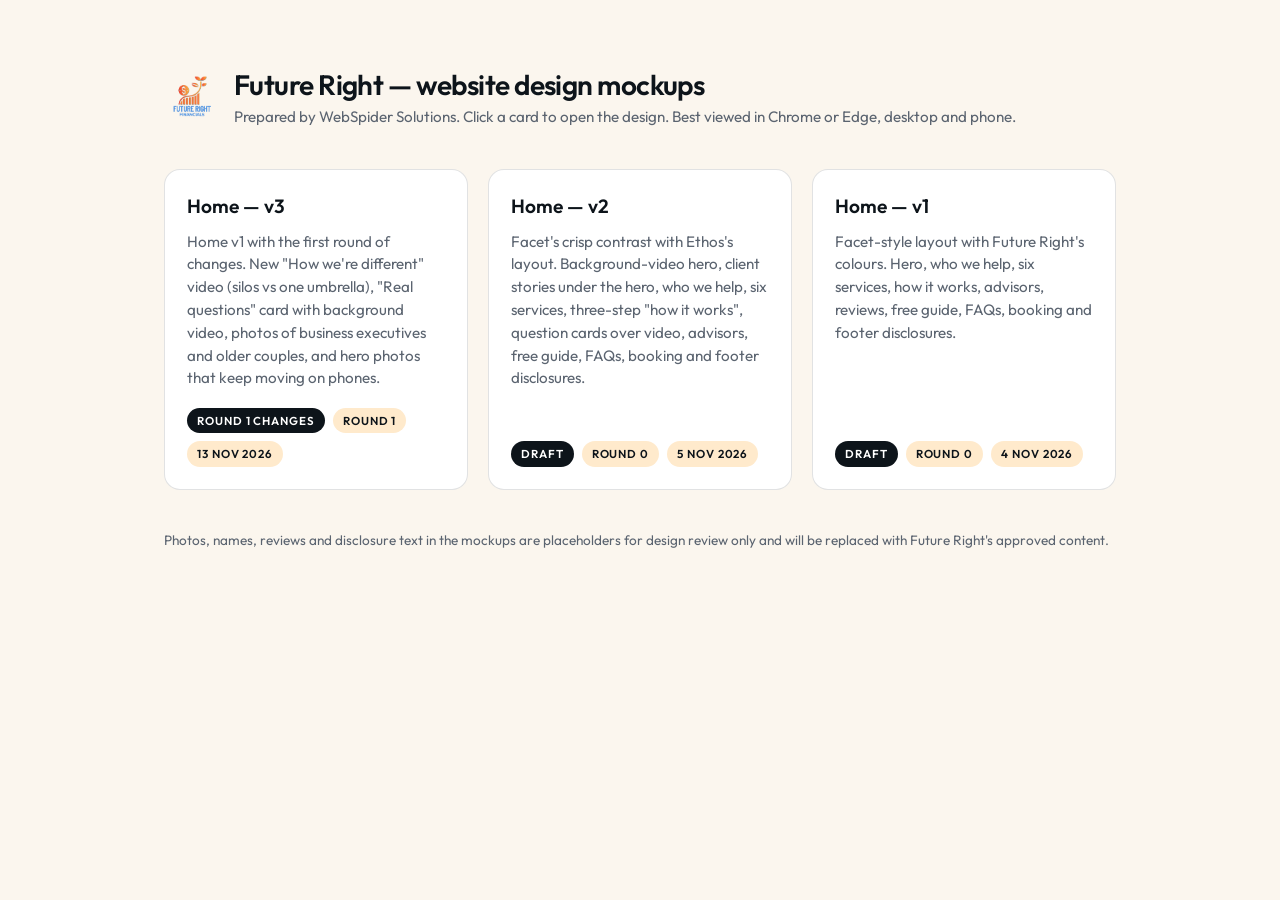
<file: index.html>
<!doctype html>
<html lang="en">
<head>
  <meta charset="utf-8">
  <meta name="viewport" content="width=device-width, initial-scale=1">
  <title>Future Right — Website design mockups</title>
  <link rel="preconnect" href="https://fonts.googleapis.com">
  <link href="https://fonts.googleapis.com/css2?family=Outfit:wght@400;500;600&display=swap" rel="stylesheet">
  <style>
    :root { --dark:#0d141a; --light:#fbf6ee; --cream:#ffeacc; --accent:#f0a030; --cta:#cc6333; --muted:#5b6470; }
    * { box-sizing: border-box; }
    body { margin:0; font-family:"Outfit",system-ui,sans-serif; background:var(--light); color:var(--dark); line-height:1.5; }
    .wrap { max-width:1000px; margin:0 auto; padding:64px 24px; }
    header { display:flex; align-items:center; gap:14px; margin-bottom:40px; }
    header img { width:56px; height:56px; }
    h1 { margin:0; font-size:1.75rem; font-weight:600; letter-spacing:-0.02em; }
    header p { margin:0; color:var(--muted); font-size:.95rem; }
    .grid { display:grid; grid-template-columns:repeat(auto-fill,minmax(280px,1fr)); gap:20px; }
    .card { background:#fff; border:1px solid rgba(13,20,26,.12); border-radius:16px; padding:22px; display:flex; flex-direction:column; gap:10px; text-decoration:none; color:inherit; transition:transform .2s, box-shadow .2s; }
    .card:hover { transform:translateY(-3px); box-shadow:0 16px 40px rgba(13,20,26,.08); }
    .card h2 { margin:0; font-size:1.2rem; font-weight:600; }
    .card p { margin:0; color:var(--muted); font-size:.95rem; }
    .meta { display:flex; gap:8px; flex-wrap:wrap; margin-top:auto; padding-top:8px; }
    .tag { font-size:.72rem; font-weight:600; letter-spacing:.08em; text-transform:uppercase; padding:4px 10px; border-radius:999px; background:var(--cream); }
    .tag--status { background:var(--dark); color:#fff; }
    .note { margin-top:40px; font-size:.85rem; color:var(--muted); }
  </style>
</head>
<body>
  <div class="wrap">
    <header>
      <img src="assets/logo/futureright-logo.png" alt="">
      <div>
        <h1>Future Right — website design mockups</h1>
        <p>Prepared by WebSpider Solutions. Click a card to open the design. Best viewed in Chrome or Edge, desktop and phone.</p>
      </div>
    </header>

    <div class="grid">
      <a class="card" href="designs/v3/home/index.html">
        <h2>Home — v3</h2>
        <p>Home v1 with the first round of changes. New "How we're different" video (silos vs one umbrella), "Real questions" card with background video, photos of business executives and older couples, and hero photos that keep moving on phones.</p>
        <div class="meta">
          <span class="tag tag--status">Round 1 changes</span>
          <span class="tag">Round 1</span>
          <span class="tag">13 Nov 2026</span>
        </div>
      </a>
      <a class="card" href="designs/v2/home/index.html">
        <h2>Home — v2</h2>
        <p>Facet's crisp contrast with Ethos's layout. Background-video hero, client stories under the hero, who we help, six services, three-step "how it works", question cards over video, advisors, free guide, FAQs, booking and footer disclosures.</p>
        <div class="meta">
          <span class="tag tag--status">Draft</span>
          <span class="tag">Round 0</span>
          <span class="tag">5 Nov 2026</span>
        </div>
      </a>
      <a class="card" href="designs/v1/home/index.html">
        <h2>Home — v1</h2>
        <p>Facet-style layout with Future Right's colours. Hero, who we help, six services, how it works, advisors, reviews, free guide, FAQs, booking and footer disclosures.</p>
        <div class="meta">
          <span class="tag tag--status">Draft</span>
          <span class="tag">Round 0</span>
          <span class="tag">4 Nov 2026</span>
        </div>
      </a>
    </div>

    <p class="note">Photos, names, reviews and disclosure text in the mockups are placeholders for design review only and will be replaced with Future Right's approved content.</p>
  </div>
</body>
</html>
</file>
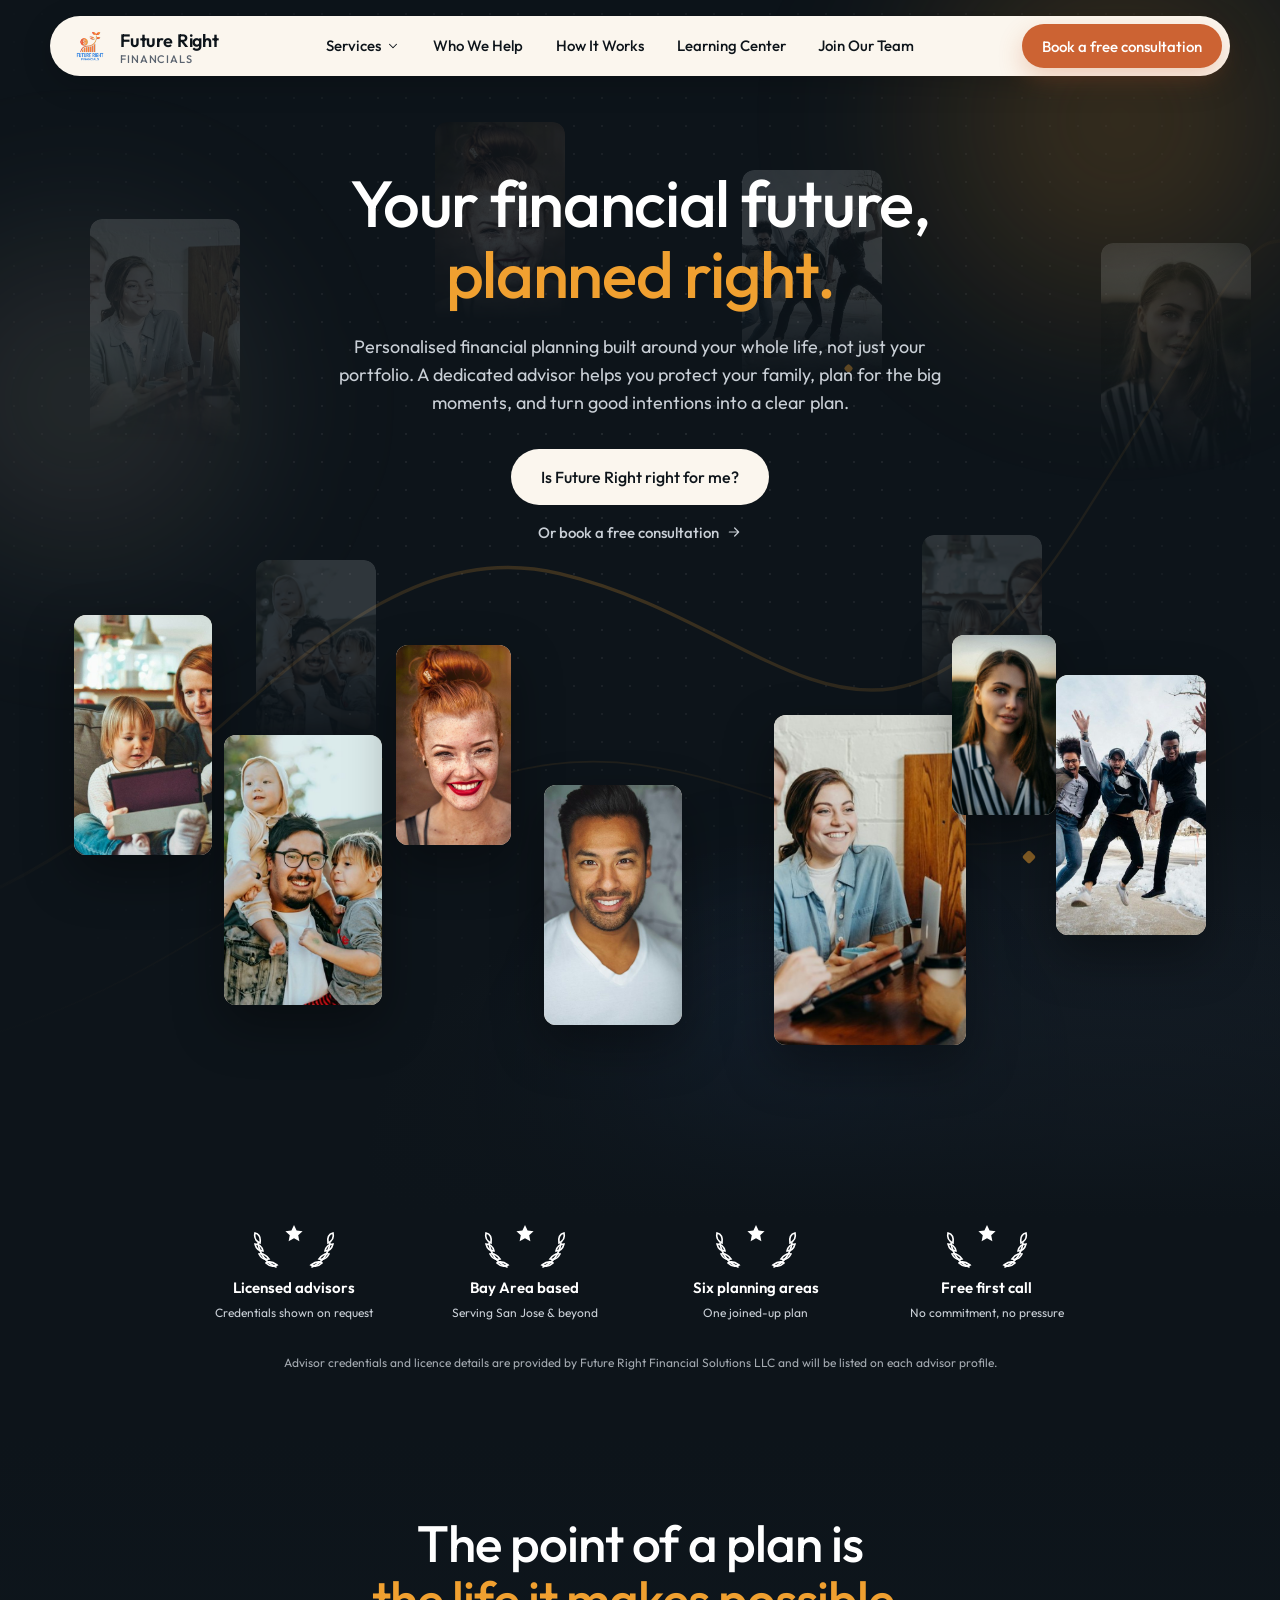
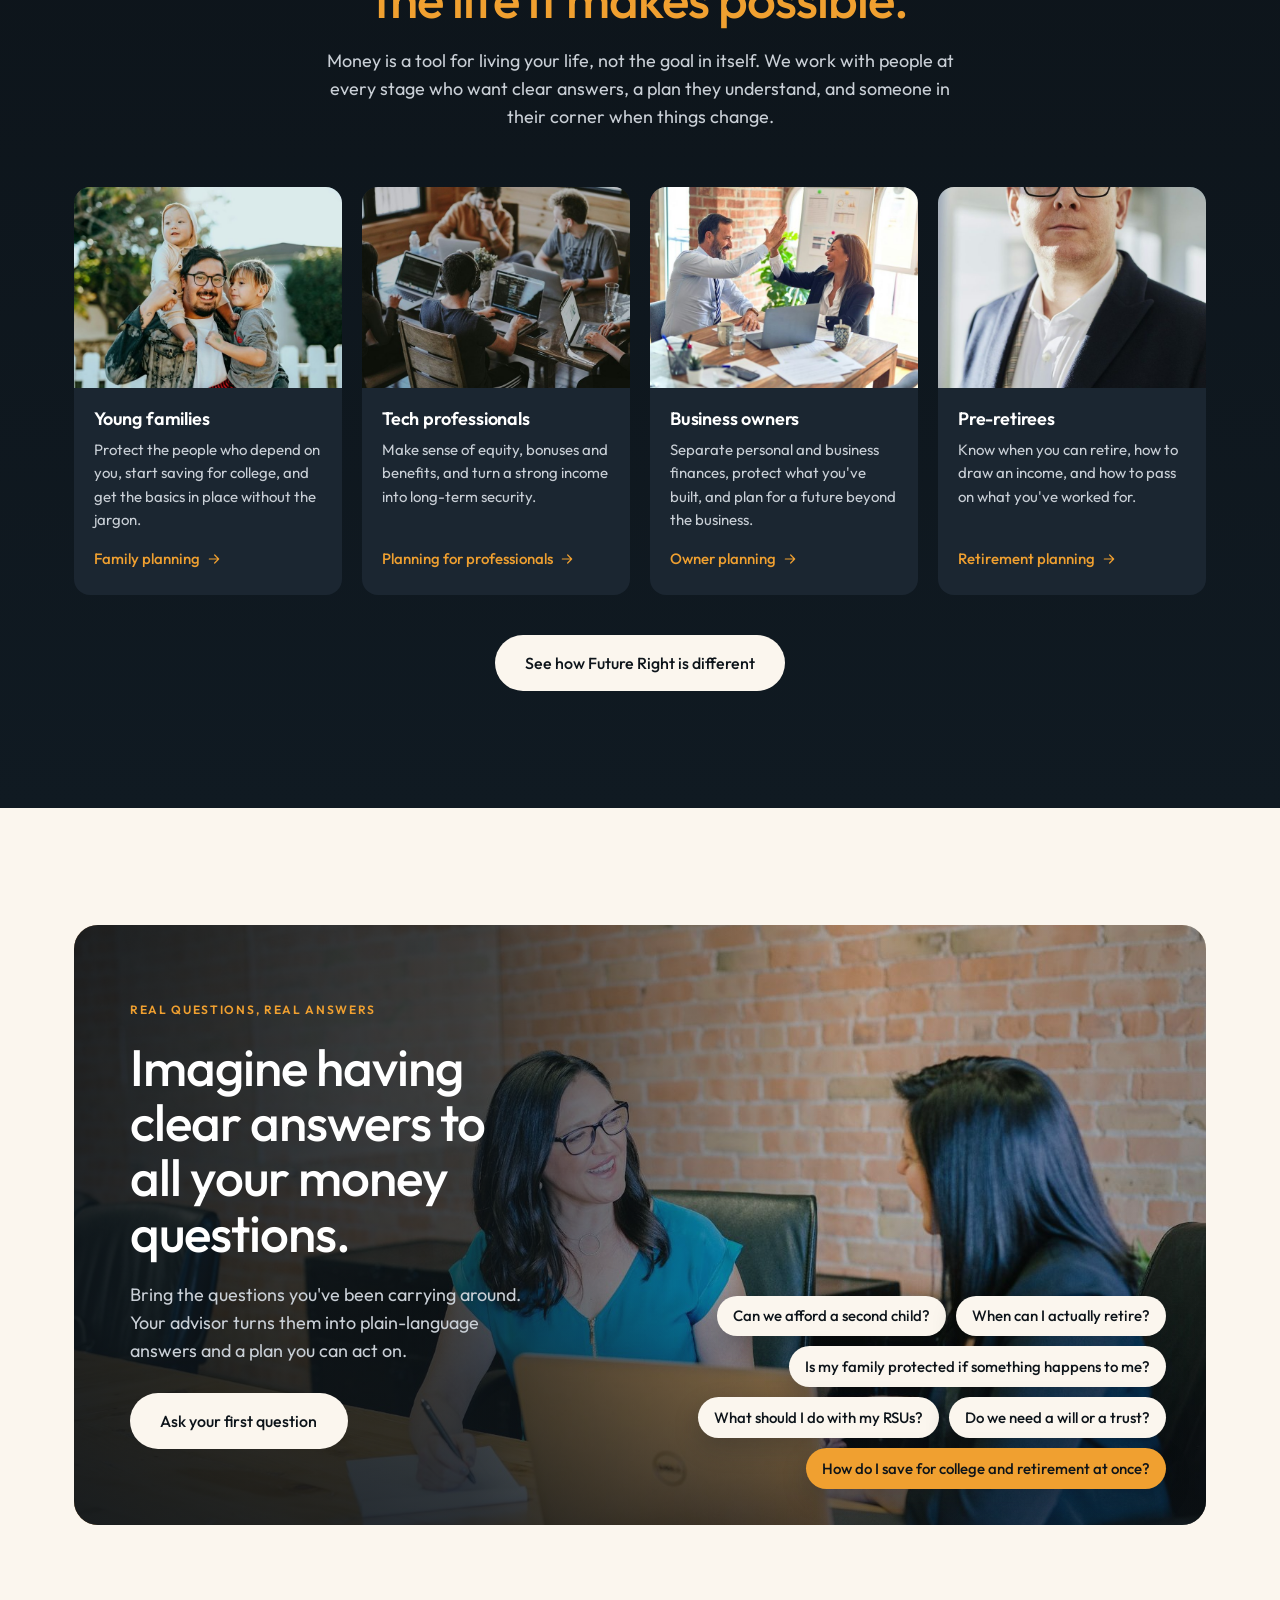
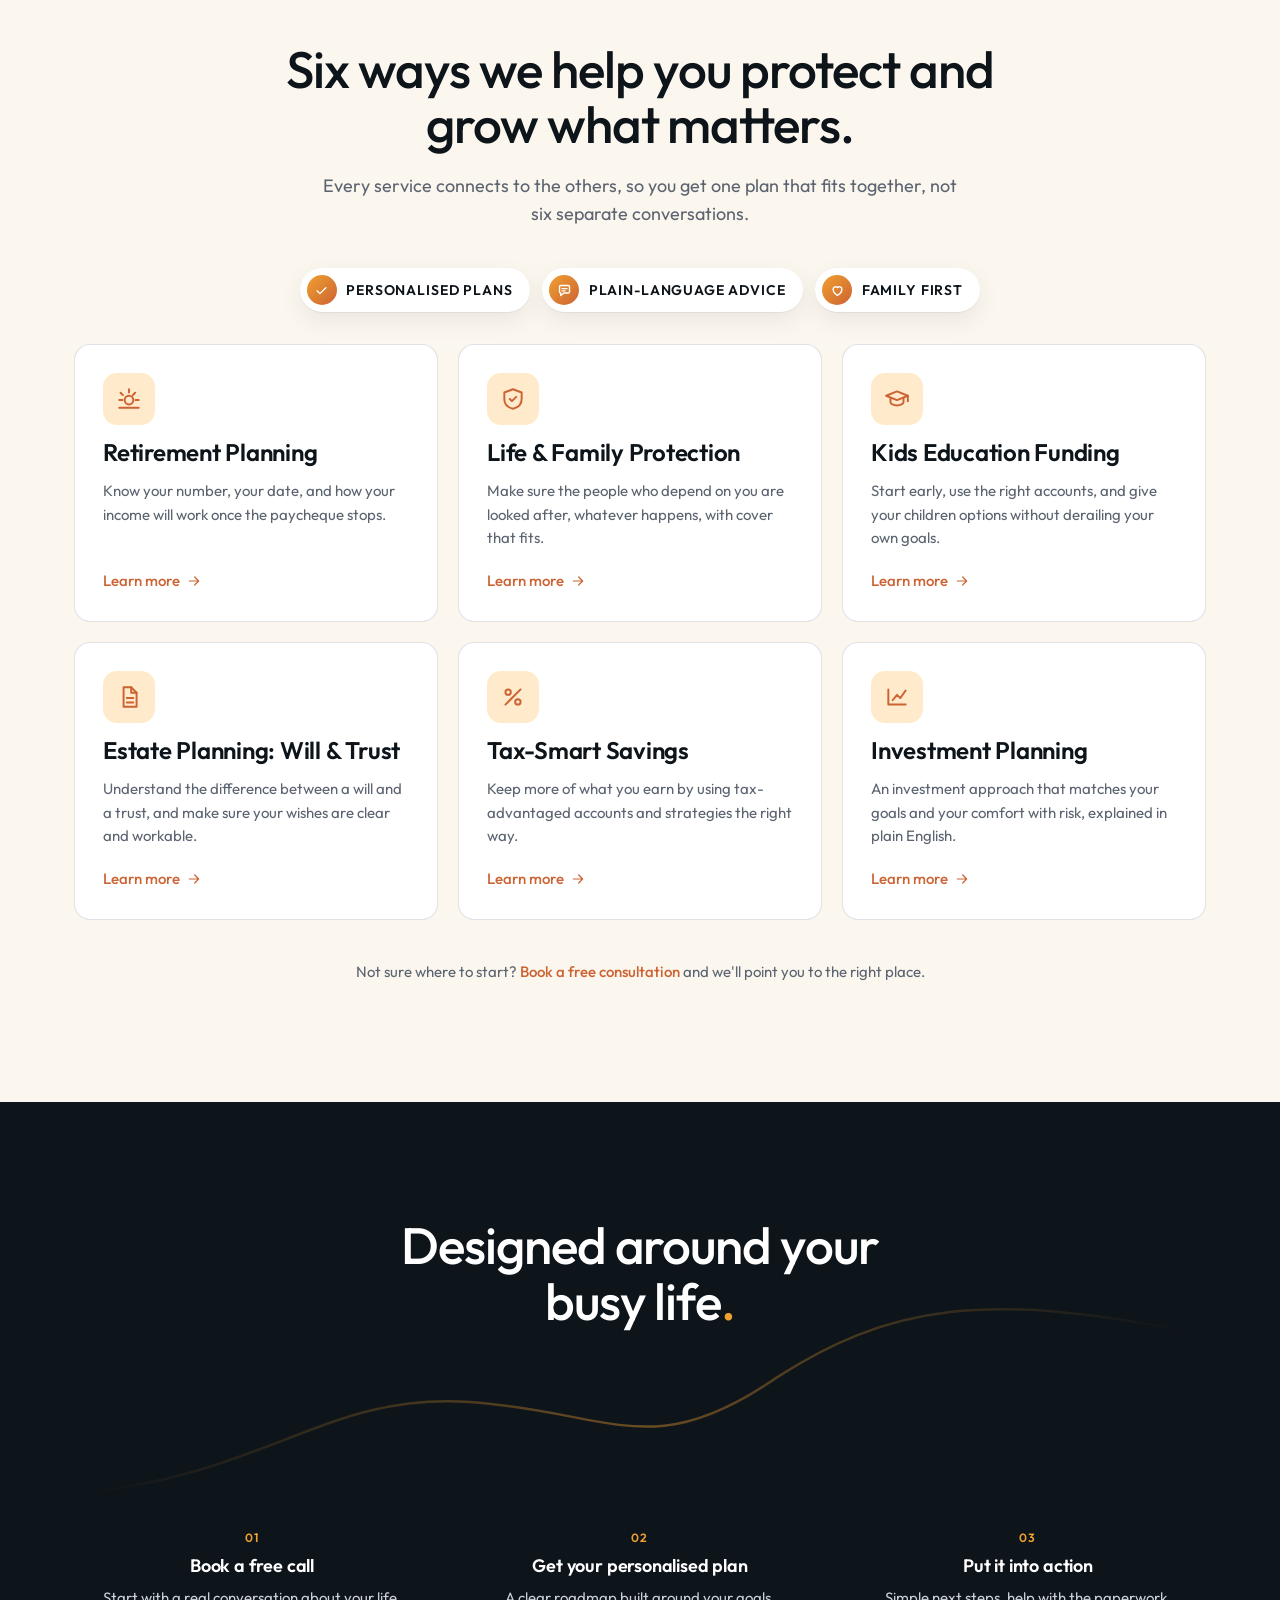
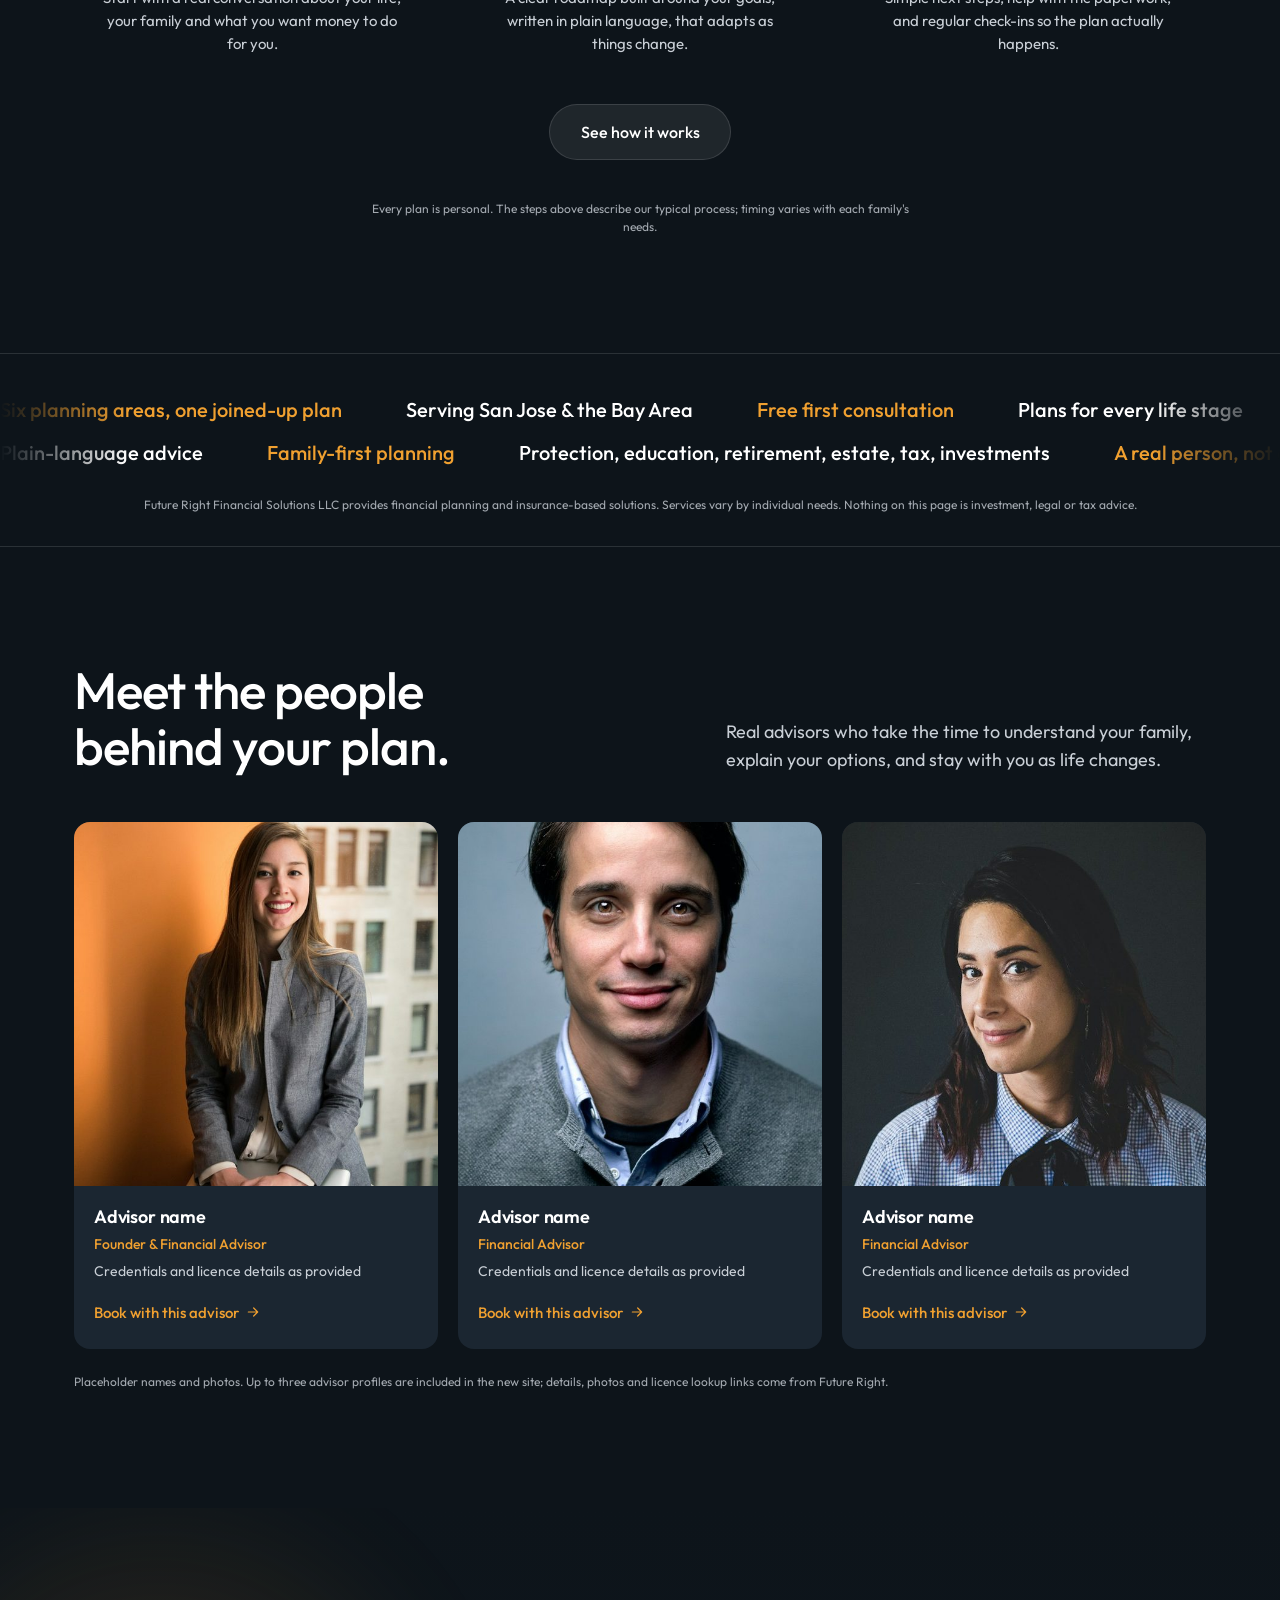
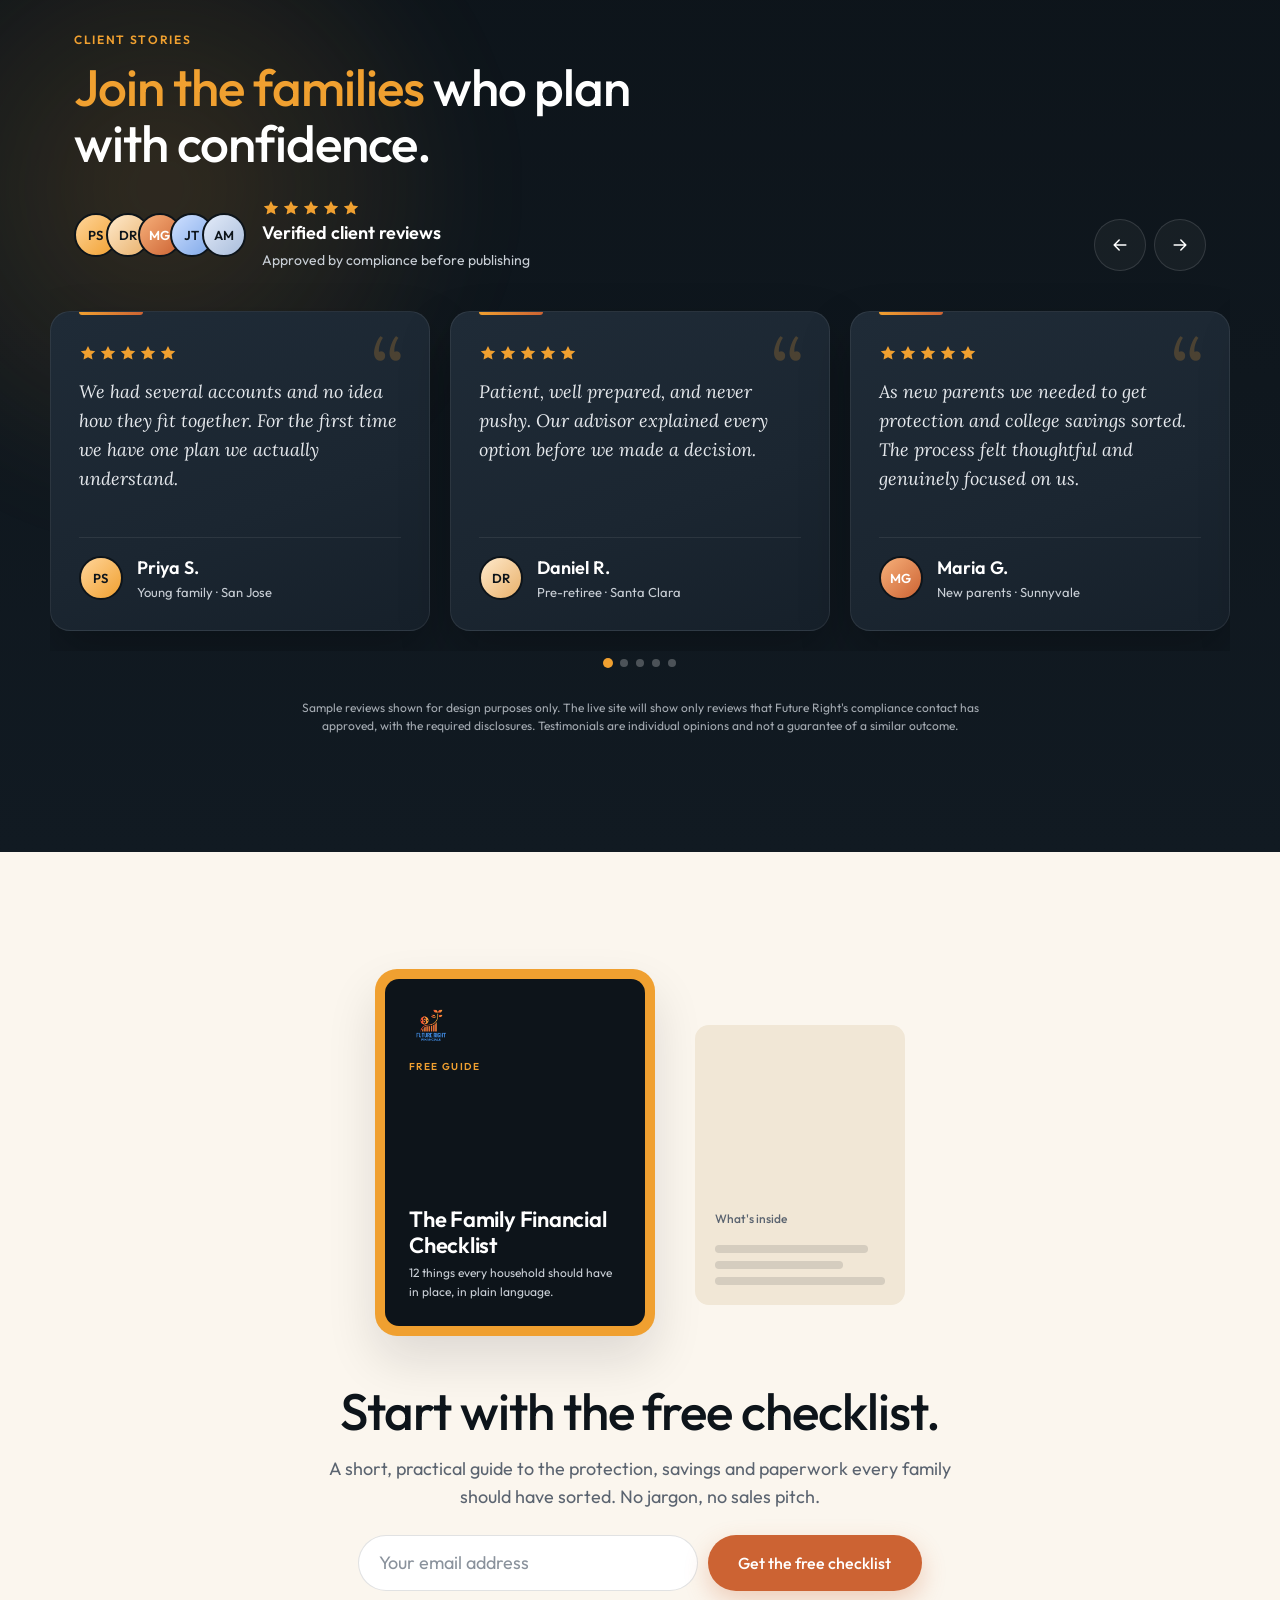
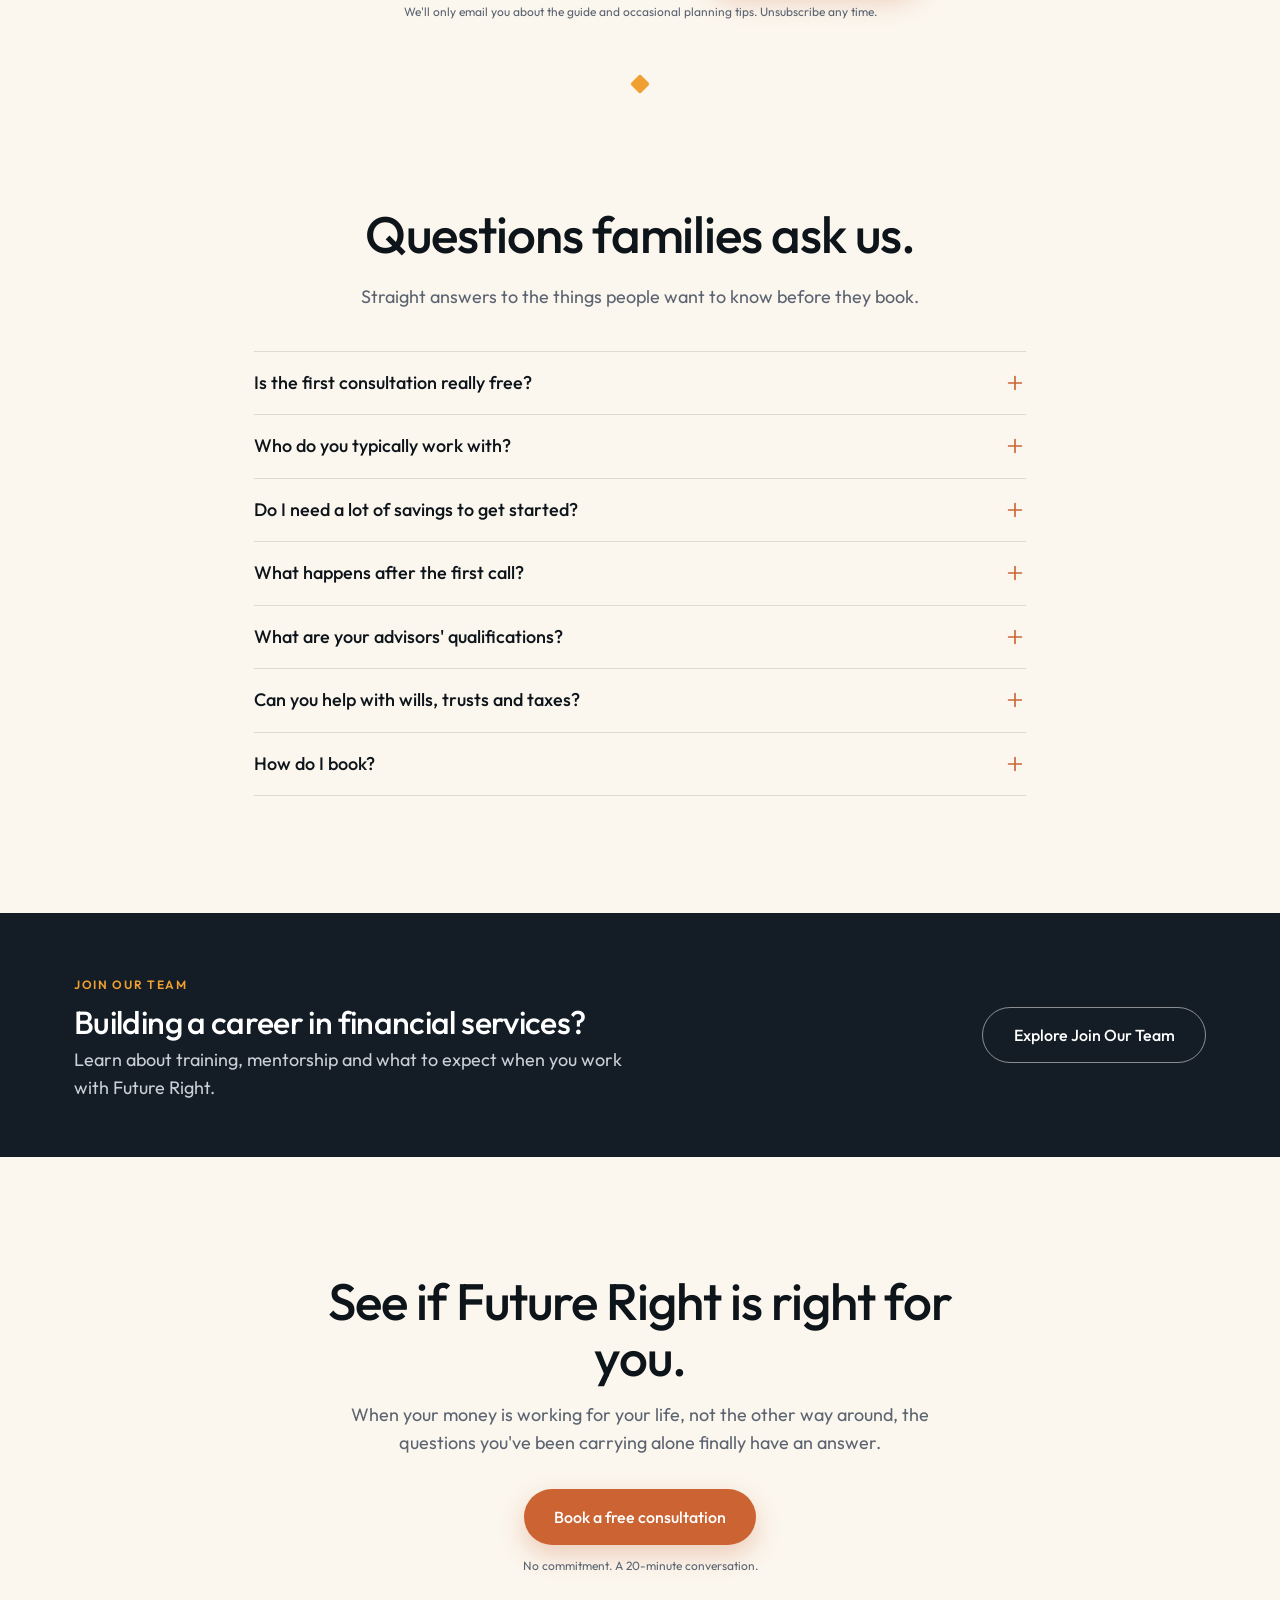
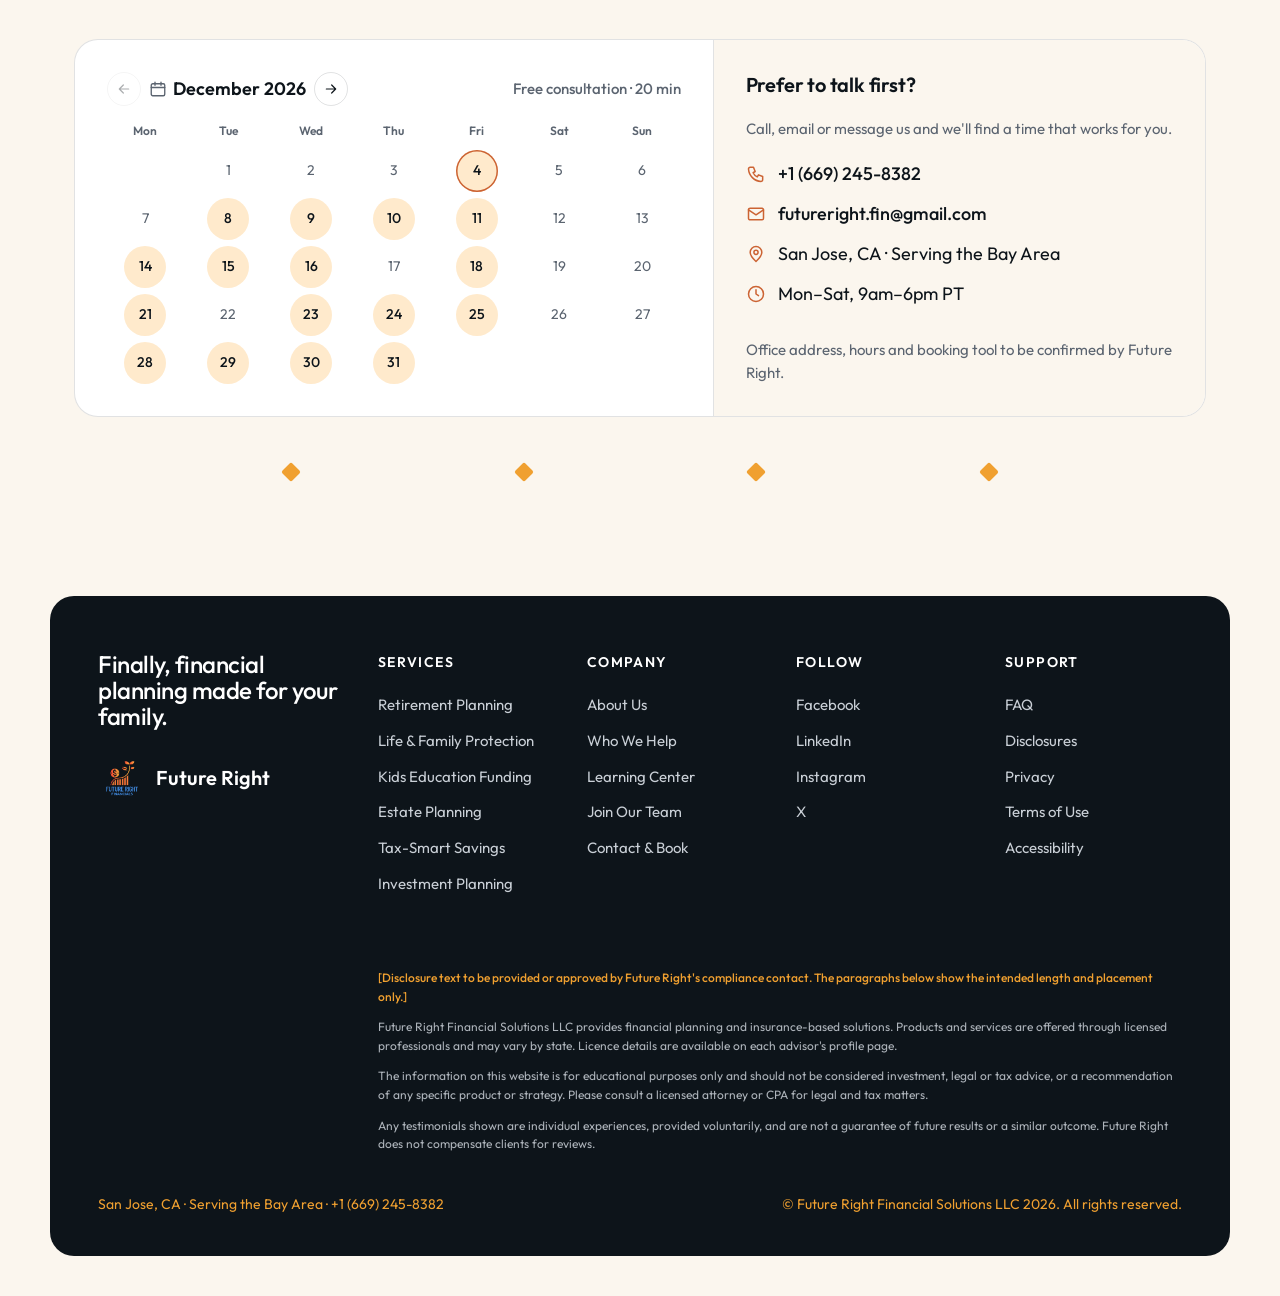
<file: designs/v1/home/index.html>
<!doctype html>
<html lang="en">
<head>
  <meta charset="utf-8">
  <meta name="viewport" content="width=device-width, initial-scale=1">
  <title>Future Right — Financial planning for your whole life | Home v1</title>
  <meta name="description" content="Design mockup, Home page v1. Future Right Financial Solutions: personalised financial planning for families, professionals and pre-retirees in San Jose and the Bay Area.">
  <link rel="preconnect" href="https://fonts.googleapis.com">
  <link rel="preconnect" href="https://fonts.gstatic.com" crossorigin>
  <link href="https://fonts.googleapis.com/css2?family=Outfit:wght@400;500;600&family=Lora:ital,wght@1,400&display=swap" rel="stylesheet">
  <link rel="stylesheet" href="styles.css">
  <link rel="icon" href="img/logo.png" type="image/png">
</head>
<body>

<!-- Icon sprite (inline so the page works offline) -->
<svg xmlns="http://www.w3.org/2000/svg" style="display:none" aria-hidden="true">
  <symbol id="i-menu" viewBox="0 0 24 24"><path d="M4 7h16M4 12h16M4 17h16"/></symbol>
  <symbol id="i-close" viewBox="0 0 24 24"><path d="M6 6l12 12M18 6L6 18"/></symbol>
  <symbol id="i-chevron" viewBox="0 0 24 24"><path d="M6 9l6 6 6-6"/></symbol>
  <symbol id="i-arrow" viewBox="0 0 24 24"><path d="M5 12h14M13 6l6 6-6 6"/></symbol>
  <symbol id="i-arrow-left" viewBox="0 0 24 24"><path d="M19 12H5M11 6l-6 6 6 6"/></symbol>
  <symbol id="i-plus" viewBox="0 0 24 24"><path d="M12 5v14M5 12h14"/></symbol>
  <symbol id="i-phone" viewBox="0 0 24 24"><path d="M5 4h4l2 5-2.5 1.5a11 11 0 0 0 5 5L15 13l5 2v4a2 2 0 0 1-2 2A16 16 0 0 1 3 6a2 2 0 0 1 2-2z"/></symbol>
  <symbol id="i-mail" viewBox="0 0 24 24"><rect x="3" y="5" width="18" height="14" rx="2"/><path d="M3 7l9 6 9-6"/></symbol>
  <symbol id="i-pin" viewBox="0 0 24 24"><path d="M12 21s-7-6.2-7-11a7 7 0 0 1 14 0c0 4.8-7 11-7 11z"/><circle cx="12" cy="10" r="2.5"/></symbol>
  <symbol id="i-clock" viewBox="0 0 24 24"><circle cx="12" cy="12" r="9"/><path d="M12 7v5l3 2"/></symbol>
  <symbol id="i-calendar" viewBox="0 0 24 24"><rect x="3" y="5" width="18" height="16" rx="2"/><path d="M3 10h18M8 3v4M16 3v4"/></symbol>
  <symbol id="i-star" viewBox="0 0 24 24"><path d="M12 2.5l2.9 6.2 6.8.8-5 4.6 1.3 6.7L12 17.5l-6 3.3 1.3-6.7-5-4.6 6.8-.8z"/></symbol>
  <symbol id="i-sun" viewBox="0 0 24 24"><circle cx="12" cy="13" r="4"/><path d="M12 3v3M4.2 6.2l2.1 2.1M3 13h3M18 13h3M17.7 6.2l-2.1 2.1M3 20h18"/></symbol>
  <symbol id="i-shield" viewBox="0 0 24 24"><path d="M12 3l8 3v6c0 5-3.5 8-8 9-4.5-1-8-4-8-9V6z"/><path d="M9 12l2 2 4-4"/></symbol>
  <symbol id="i-cap" viewBox="0 0 24 24"><path d="M2 9l10-4 10 4-10 4z"/><path d="M6 11v4c0 1.5 3 3 6 3s6-1.5 6-3v-4M22 9v5"/></symbol>
  <symbol id="i-doc" viewBox="0 0 24 24"><path d="M7 3h7l5 5v13H7z"/><path d="M14 3v5h5M10 13h6M10 17h6"/></symbol>
  <symbol id="i-percent" viewBox="0 0 24 24"><path d="M5 19L19 5"/><circle cx="7.5" cy="7.5" r="2.5"/><circle cx="16.5" cy="16.5" r="2.5"/></symbol>
  <symbol id="i-chart" viewBox="0 0 24 24"><path d="M4 19V5M4 19h16"/><path d="M8 15l4-5 3 3 5-7"/></symbol>
  <symbol id="i-check" viewBox="0 0 24 24"><path d="M5 12.5l4.5 4.5L19 7.5"/></symbol>
  <symbol id="i-chat" viewBox="0 0 24 24"><path d="M4 6a2 2 0 0 1 2-2h12a2 2 0 0 1 2 2v8a2 2 0 0 1-2 2h-7l-5 4v-4H6a2 2 0 0 1-2-2z"/><path d="M8 9h8M8 12.5h5"/></symbol>
  <symbol id="i-heart" viewBox="0 0 24 24"><path d="M12 20s-7-4.4-7-10a4 4 0 0 1 7-2.6A4 4 0 0 1 19 10c0 5.6-7 10-7 10z"/></symbol>
  <symbol id="i-laurel" viewBox="0 0 96 56">
    <g fill="none" stroke="currentColor" stroke-width="1.6" stroke-linecap="round">
      <path d="M30 50c-9-4-16-12-18-24"/><path d="M66 50c9-4 16-12 18-24"/>
      <path d="M14 26c-4-2-6-6-5-10 4 1 6 4 5 10zM17 34c-4 0-7-3-8-7 4 0 7 3 8 7zM23 42c-4 1-8-1-10-5 4-1 7 1 10 5zM31 48c-4 2-8 1-11-2 3-2 7-1 11 2z"/>
      <path d="M82 26c4-2 6-6 5-10-4 1-6 4-5 10zM79 34c4 0 7-3 8-7-4 0-7 3-8 7zM73 42c4 1 8-1 10-5-4-1-7 1-10 5zM65 48c4 2 8 1 11-2-3-2-7-1-11 2z"/>
    </g>
    <path fill="currentColor" d="M48 8l2.6 5.5 6 .7-4.4 4.1 1.2 5.9L48 21.3l-5.4 2.9 1.2-5.9-4.4-4.1 6-.7z"/>
  </symbol>
</svg>

<!-- ============================ NAV ============================ -->
<header class="nav" id="nav">
  <div class="nav__pill">
    <a class="nav__brand" href="index.html" aria-label="Future Right Financials, home">
      <img src="img/logo.png" alt="">
      <span>Future Right<small>Financials</small></span>
    </a>

    <div class="nav__backdrop" id="nav-backdrop" aria-hidden="true"></div>
    <nav class="nav__menu" id="nav-menu" aria-label="Primary">
      <div class="nav__drawer-head">
        <span class="nav__drawer-brand"><img src="img/logo.png" alt="">Future Right</span>
        <button class="nav__drawer-close" type="button" id="nav-close" aria-label="Close menu"><svg class="icon" aria-hidden="true"><use href="#i-close"/></svg></button>
      </div>
      <span class="nav__drawer-eyebrow eyebrow">Menu</span>
      <div class="nav__dropdown">
        <button class="nav__link" type="button" aria-expanded="false" aria-controls="services-menu">
          Services <svg class="icon" aria-hidden="true"><use href="#i-chevron"/></svg>
        </button>
        <div class="nav__dropdown-panel" id="services-menu">
          <a href="#services">Retirement Planning</a>
          <a href="#services">Life &amp; Family Protection</a>
          <a href="#services">Kids Education Funding</a>
          <a href="#services">Estate Planning: Will &amp; Trust</a>
          <a href="#services">Tax-Smart Savings</a>
          <a href="#services">Investment Planning</a>
        </div>
      </div>
      <a href="#who-we-help">Who We Help</a>
      <a href="#how-it-works">How It Works</a>
      <a href="#faq">Learning Center</a>
      <a href="#join">Join Our Team</a>
      <div class="nav__drawer-foot">
        <a class="btn btn--cta" href="#book">Book a free consultation</a>
        <a class="nav__drawer-contact" href="tel:+16692458382"><svg class="icon" aria-hidden="true"><use href="#i-phone"/></svg>+1 (669) 245-8382</a>
        <a class="nav__drawer-contact" href="mailto:futureright.fin@gmail.com"><svg class="icon" aria-hidden="true"><use href="#i-mail"/></svg>futureright.fin@gmail.com</a>
        <span class="nav__drawer-meta">San Jose, CA · Serving the Bay Area</span>
      </div>
    </nav>

    <div class="nav__actions">
      <a class="btn btn--cta btn--sm" href="#book">Book a free consultation</a>
      <button class="nav__toggle" type="button" aria-expanded="false" aria-controls="nav-menu" aria-label="Open menu">
        <svg class="icon icon--menu" aria-hidden="true"><use href="#i-menu"/></svg>
        <svg class="icon icon--close" aria-hidden="true"><use href="#i-close"/></svg>
      </button>
    </div>
  </div>
</header>

<main>

<!-- ============================ HERO ============================ -->
<section class="hero section--dark" id="top" aria-labelledby="hero-title">
  <!-- Decorative background layer: glows, dot grid, faint curve and faded photo ghosts. Pointer-events off. -->
  <div class="hero__bg" aria-hidden="true">
    <span class="hero__glow hero__glow--orange"></span>
    <span class="hero__glow hero__glow--cream"></span>
    <span class="hero__glow hero__glow--blue"></span>
    <span class="hero__dots"></span>
    <svg class="hero__curve" viewBox="0 0 1600 700" preserveAspectRatio="none">
      <defs>
        <linearGradient id="hero-curve-grad" x1="0" x2="1">
          <stop offset="0" stop-color="#f0a030" stop-opacity="0"/>
          <stop offset="0.45" stop-color="#f0a030" stop-opacity="0.22"/>
          <stop offset="1" stop-color="#f0a030" stop-opacity="0"/>
        </linearGradient>
      </defs>
      <path d="M-50 520 C 250 470, 420 300, 700 330 S 1100 480, 1350 300 S 1550 120, 1700 160" fill="none" stroke="url(#hero-curve-grad)" stroke-width="2"/>
      <path d="M-50 600 C 300 560, 500 420, 800 440 S 1200 560, 1700 380" fill="none" stroke="url(#hero-curve-grad)" stroke-width="1" opacity="0.4"/>
    </svg>
    <span class="hero__ghost hero__ghost--1"><img src="img/hero-5.jpg" alt=""></span>
    <span class="hero__ghost hero__ghost--2"><img src="img/hero-2.jpg" alt=""></span>
    <span class="hero__ghost hero__ghost--3"><img src="img/hero-3.jpg" alt=""></span>
    <span class="hero__ghost hero__ghost--4"><img src="img/hero-7.jpg" alt=""></span>
    <span class="hero__ghost hero__ghost--5"><img src="img/hero-1.jpg" alt=""></span>
    <span class="hero__ghost hero__ghost--6"><img src="img/hero-6.jpg" alt=""></span>
    <span class="hero__diamond hero__diamond--1"></span>
    <span class="hero__diamond hero__diamond--2"></span>
    <span class="hero__diamond hero__diamond--3"></span>
  </div>

  <div class="container">
    <div class="hero__inner">
      <h1 id="hero-title">Your financial future,<br><span class="accent">planned right.</span></h1>
      <p class="lead">Personalised financial planning built around your whole life, not just your portfolio. A dedicated advisor helps you protect your family, plan for the big moments, and turn good intentions into a clear plan.</p>
      <div class="hero__cta">
        <a class="btn btn--light" href="#who-we-help">Is Future Right right for me?</a>
        <a class="link" href="#book">Or book a free consultation <svg class="icon" aria-hidden="true"><use href="#i-arrow"/></svg></a>
      </div>
    </div>

    <!-- PLACEHOLDER PHOTOS: licensed stock stand-ins. Replace with Future Right client-approved photography. -->
    <div class="hero__collage" aria-hidden="true">
      <div class="hero__tile hero__tile--1"><img src="img/hero-1.jpg" alt="" loading="eager"></div>
      <div class="hero__tile hero__tile--2"><img src="img/hero-2.jpg" alt=""></div>
      <div class="hero__tile hero__tile--3"><img src="img/hero-3.jpg" alt=""></div>
      <div class="hero__tile hero__tile--4"><img src="img/hero-4.jpg" alt=""></div>
      <div class="hero__tile hero__tile--5"><img src="img/hero-5.jpg" alt=""></div>
      <div class="hero__tile hero__tile--6"><img src="img/hero-6.jpg" alt=""></div>
      <div class="hero__tile hero__tile--7"><img src="img/hero-7.jpg" alt=""></div>
    </div>
  </div>
</section>

<!-- ============================ TRUST STRIP ============================ -->
<!-- PLACEHOLDER CLAIMS: neutral until credentials, licences and review counts are supplied by the client. -->
<section class="trust section--dark" aria-label="Why families choose Future Right">
  <div class="container">
    <div class="trust__row">
      <div class="trust__badge">
        <svg class="trust__laurel" aria-hidden="true"><use href="#i-laurel"/></svg>
        <strong>Licensed advisors</strong><span>Credentials shown on request</span>
      </div>
      <div class="trust__badge">
        <svg class="trust__laurel" aria-hidden="true"><use href="#i-laurel"/></svg>
        <strong>Bay Area based</strong><span>Serving San Jose &amp; beyond</span>
      </div>
      <div class="trust__badge">
        <svg class="trust__laurel" aria-hidden="true"><use href="#i-laurel"/></svg>
        <strong>Six planning areas</strong><span>One joined-up plan</span>
      </div>
      <div class="trust__badge">
        <svg class="trust__laurel" aria-hidden="true"><use href="#i-laurel"/></svg>
        <strong>Free first call</strong><span>No commitment, no pressure</span>
      </div>
    </div>
    <p class="micro">Advisor credentials and licence details are provided by Future Right Financial Solutions LLC and will be listed on each advisor profile.</p>
  </div>
</section>

<!-- ============================ WHO WE HELP ============================ -->
<section class="who section section--dark" id="who-we-help" aria-labelledby="who-title">
  <div class="container">
    <div class="center stack">
      <h2 id="who-title">The point of a plan is<br><span class="accent">the life it makes possible.</span></h2>
      <p class="lead">Money is a tool for living your life, not the goal in itself. We work with people at every stage who want clear answers, a plan they understand, and someone in their corner when things change.</p>
    </div>

    <div class="who__grid">
      <article class="who__card">
        <img src="img/audience-families.jpg" alt="A parent laughing while carrying two young children on their shoulders">
        <div class="who__body">
          <h3>Young families</h3>
          <p>Protect the people who depend on you, start saving for college, and get the basics in place without the jargon.</p>
          <a class="link link--accent" href="#services">Family planning <svg class="icon" aria-hidden="true"><use href="#i-arrow"/></svg></a>
        </div>
      </article>
      <article class="who__card">
        <img src="img/audience-professionals.jpg" alt="A group of professionals working together on laptops">
        <div class="who__body">
          <h3>Tech professionals</h3>
          <p>Make sense of equity, bonuses and benefits, and turn a strong income into long-term security.</p>
          <a class="link link--accent" href="#services">Planning for professionals <svg class="icon" aria-hidden="true"><use href="#i-arrow"/></svg></a>
        </div>
      </article>
      <article class="who__card">
        <img src="img/audience-business.jpg" alt="Two business partners celebrating at a desk">
        <div class="who__body">
          <h3>Business owners</h3>
          <p>Separate personal and business finances, protect what you've built, and plan for a future beyond the business.</p>
          <a class="link link--accent" href="#services">Owner planning <svg class="icon" aria-hidden="true"><use href="#i-arrow"/></svg></a>
        </div>
      </article>
      <article class="who__card">
        <img src="img/audience-preretirees.jpg" alt="A confident professional in glasses standing by a window">
        <div class="who__body">
          <h3>Pre-retirees</h3>
          <p>Know when you can retire, how to draw an income, and how to pass on what you've worked for.</p>
          <a class="link link--accent" href="#services">Retirement planning <svg class="icon" aria-hidden="true"><use href="#i-arrow"/></svg></a>
        </div>
      </article>
    </div>

    <div class="who__cta">
      <a class="btn btn--light" href="#services">See how Future Right is different</a>
    </div>
  </div>
</section>

<!-- ============================ ANSWERS PHOTO CARD ============================ -->
<section class="answers section--light" aria-labelledby="answers-title">
  <div class="container">
    <div class="answers__card">
      <img src="img/wide-answers.jpg" alt="An advisor and a client reviewing a plan together on a laptop">
      <div class="answers__content">
        <span class="eyebrow">Real questions, real answers</span>
        <h2 id="answers-title">Imagine having clear answers to all your money questions.</h2>
        <p>Bring the questions you've been carrying around. Your advisor turns them into plain-language answers and a plan you can act on.</p>
        <a class="btn btn--light" href="#book">Ask your first question</a>
      </div>
      <ul class="answers__questions" aria-label="Examples of questions we answer">
        <li>Can we afford a second child?</li>
        <li>When can I actually retire?</li>
        <li>Is my family protected if something happens to me?</li>
        <li>What should I do with my RSUs?</li>
        <li>Do we need a will or a trust?</li>
        <li>How do I save for college and retirement at once?</li>
      </ul>
    </div>
  </div>
</section>

<!-- ============================ SERVICES ============================ -->
<section class="services section section--light" id="services" aria-labelledby="services-title">
  <div class="container">
    <div class="services__head stack">
      <h2 id="services-title">Six ways we help you protect and grow what matters.</h2>
      <p class="lead">Every service connects to the others, so you get one plan that fits together, not six separate conversations.</p>
    </div>

    <ul class="chips chips--center services__chips" aria-label="How we work">
      <li class="chip chip--feature"><span class="chip__icon"><svg class="icon" aria-hidden="true"><use href="#i-check"/></svg></span>Personalised plans</li>
      <li class="chip chip--feature"><span class="chip__icon"><svg class="icon" aria-hidden="true"><use href="#i-chat"/></svg></span>Plain-language advice</li>
      <li class="chip chip--feature"><span class="chip__icon"><svg class="icon" aria-hidden="true"><use href="#i-heart"/></svg></span>Family first</li>
    </ul>

    <div class="services__grid">
      <article class="service">
        <div class="service__icon"><svg class="icon" aria-hidden="true"><use href="#i-sun"/></svg></div>
        <h3>Retirement Planning</h3>
        <p>Know your number, your date, and how your income will work once the paycheque stops.</p>
        <a class="link link--cta" href="#book">Learn more <svg class="icon" aria-hidden="true"><use href="#i-arrow"/></svg></a>
      </article>
      <article class="service">
        <div class="service__icon"><svg class="icon" aria-hidden="true"><use href="#i-shield"/></svg></div>
        <h3>Life &amp; Family Protection</h3>
        <p>Make sure the people who depend on you are looked after, whatever happens, with cover that fits.</p>
        <a class="link link--cta" href="#book">Learn more <svg class="icon" aria-hidden="true"><use href="#i-arrow"/></svg></a>
      </article>
      <article class="service">
        <div class="service__icon"><svg class="icon" aria-hidden="true"><use href="#i-cap"/></svg></div>
        <h3>Kids Education Funding</h3>
        <p>Start early, use the right accounts, and give your children options without derailing your own goals.</p>
        <a class="link link--cta" href="#book">Learn more <svg class="icon" aria-hidden="true"><use href="#i-arrow"/></svg></a>
      </article>
      <article class="service">
        <div class="service__icon"><svg class="icon" aria-hidden="true"><use href="#i-doc"/></svg></div>
        <h3>Estate Planning: Will &amp; Trust</h3>
        <p>Understand the difference between a will and a trust, and make sure your wishes are clear and workable.</p>
        <a class="link link--cta" href="#book">Learn more <svg class="icon" aria-hidden="true"><use href="#i-arrow"/></svg></a>
      </article>
      <article class="service">
        <div class="service__icon"><svg class="icon" aria-hidden="true"><use href="#i-percent"/></svg></div>
        <h3>Tax-Smart Savings</h3>
        <p>Keep more of what you earn by using tax-advantaged accounts and strategies the right way.</p>
        <a class="link link--cta" href="#book">Learn more <svg class="icon" aria-hidden="true"><use href="#i-arrow"/></svg></a>
      </article>
      <article class="service">
        <div class="service__icon"><svg class="icon" aria-hidden="true"><use href="#i-chart"/></svg></div>
        <h3>Investment Planning</h3>
        <p>An investment approach that matches your goals and your comfort with risk, explained in plain English.</p>
        <a class="link link--cta" href="#book">Learn more <svg class="icon" aria-hidden="true"><use href="#i-arrow"/></svg></a>
      </article>
    </div>

    <p class="services__note">Not sure where to start? <a class="link link--cta" href="#book">Book a free consultation</a> and we'll point you to the right place.</p>
  </div>
</section>

<!-- ============================ HOW IT WORKS ============================ -->
<section class="how section section--dark" id="how-it-works" aria-labelledby="how-title">
  <svg class="how__curve" viewBox="0 0 1100 260" aria-hidden="true">
    <defs>
      <linearGradient id="curve-grad" x1="0" x2="1">
        <stop offset="0" stop-color="#f0a030" stop-opacity="0"/>
        <stop offset="0.5" stop-color="#f0a030" stop-opacity="0.9"/>
        <stop offset="1" stop-color="#f0a030" stop-opacity="0"/>
      </linearGradient>
    </defs>
    <path d="M0 220 C 180 200, 240 120, 380 130 S 560 190, 680 110 S 900 20, 1100 60" fill="none" stroke="url(#curve-grad)" stroke-width="2.5"/>
  </svg>

  <div class="container">
    <div class="how__head">
      <h2 id="how-title">Designed around your<br>busy life<span class="accent">.</span></h2>
    </div>

    <ol class="how__steps">
      <li class="how__step">
        <span class="how__num">01</span>
        <h3>Book a free call</h3>
        <p>Start with a real conversation about your life, your family and what you want money to do for you.</p>
      </li>
      <li class="how__step">
        <span class="how__num">02</span>
        <h3>Get your personalised plan</h3>
        <p>A clear roadmap built around your goals, written in plain language, that adapts as things change.</p>
      </li>
      <li class="how__step">
        <span class="how__num">03</span>
        <h3>Put it into action</h3>
        <p>Simple next steps, help with the paperwork, and regular check-ins so the plan actually happens.</p>
      </li>
    </ol>

    <div class="how__cta">
      <a class="btn btn--ghost" href="#book">See how it works</a>
      <p class="micro">Every plan is personal. The steps above describe our typical process; timing varies with each family's needs.</p>
    </div>
  </div>
</section>

<!-- ============================ STATS MARQUEE ============================ -->
<!-- PLACEHOLDER: neutral statements only. Replace with verified figures if the client supplies them. -->
<div class="marquee-wrap section--dark" aria-label="Future Right at a glance">
  <div class="marquee" aria-hidden="true">
    <div class="marquee__track">
      <span class="marquee__item accent">Six planning areas, one joined-up plan</span>
      <span class="marquee__item">Serving San Jose &amp; the Bay Area</span>
      <span class="marquee__item accent">Free first consultation</span>
      <span class="marquee__item">Plans for every life stage</span>
      <span class="marquee__item accent">Six planning areas, one joined-up plan</span>
      <span class="marquee__item">Serving San Jose &amp; the Bay Area</span>
      <span class="marquee__item accent">Free first consultation</span>
      <span class="marquee__item">Plans for every life stage</span>
    </div>
  </div>
  <div class="marquee marquee--reverse" aria-hidden="true">
    <div class="marquee__track">
      <span class="marquee__item">Plain-language advice</span>
      <span class="marquee__item accent">Family-first planning</span>
      <span class="marquee__item">Protection, education, retirement, estate, tax, investments</span>
      <span class="marquee__item accent">A real person, not a call centre</span>
      <span class="marquee__item">Plain-language advice</span>
      <span class="marquee__item accent">Family-first planning</span>
      <span class="marquee__item">Protection, education, retirement, estate, tax, investments</span>
      <span class="marquee__item accent">A real person, not a call centre</span>
    </div>
  </div>
  <p class="sr-only">Six planning areas, one joined-up plan. Serving San Jose and the Bay Area. Free first consultation. Plans for every life stage. Plain-language advice. Family-first planning.</p>
  <p class="micro">Future Right Financial Solutions LLC provides financial planning and insurance-based solutions. Services vary by individual needs. Nothing on this page is investment, legal or tax advice.</p>
</div>

<!-- ============================ ADVISORS ============================ -->
<!-- PLACEHOLDER: names, roles, photos and credentials to be supplied by the client (MoU §10, day 2). -->
<section class="advisors section section--dark" id="advisors" aria-labelledby="advisors-title">
  <div class="container">
    <div class="advisors__head">
      <h2 id="advisors-title">Meet the people<br>behind your plan.</h2>
      <p class="lead">Real advisors who take the time to understand your family, explain your options, and stay with you as life changes.</p>
    </div>

    <div class="advisors__grid">
      <article class="advisor">
        <img src="img/advisor-1.jpg" alt="Placeholder portrait of an advisor">
        <div class="advisor__body">
          <h3>Advisor name</h3>
          <span class="advisor__role">Founder &amp; Financial Advisor</span>
          <span class="advisor__cred">Credentials and licence details as provided</span>
          <a class="link link--accent" href="#book">Book with this advisor <svg class="icon" aria-hidden="true"><use href="#i-arrow"/></svg></a>
        </div>
      </article>
      <article class="advisor">
        <img src="img/advisor-2.jpg" alt="Placeholder portrait of an advisor">
        <div class="advisor__body">
          <h3>Advisor name</h3>
          <span class="advisor__role">Financial Advisor</span>
          <span class="advisor__cred">Credentials and licence details as provided</span>
          <a class="link link--accent" href="#book">Book with this advisor <svg class="icon" aria-hidden="true"><use href="#i-arrow"/></svg></a>
        </div>
      </article>
      <article class="advisor">
        <img src="img/advisor-3.jpg" alt="Placeholder portrait of an advisor">
        <div class="advisor__body">
          <h3>Advisor name</h3>
          <span class="advisor__role">Financial Advisor</span>
          <span class="advisor__cred">Credentials and licence details as provided</span>
          <a class="link link--accent" href="#book">Book with this advisor <svg class="icon" aria-hidden="true"><use href="#i-arrow"/></svg></a>
        </div>
      </article>
    </div>
    <p class="micro">Placeholder names and photos. Up to three advisor profiles are included in the new site; details, photos and licence lookup links come from Future Right.</p>
  </div>
</section>

<!-- ============================ REVIEWS ============================ -->
<!-- PLACEHOLDER REVIEWS: sample text for design only. Replace with compliance-approved client reviews or remove. -->
<section class="reviews section section--dark" id="reviews" aria-labelledby="reviews-title">
  <span class="reviews__glow" aria-hidden="true"></span>
  <div class="container">
    <div class="reviews__head">
      <div>
        <span class="eyebrow">Client stories</span>
        <h2 id="reviews-title"><span class="accent">Join the families</span> who plan with confidence.</h2>
        <div class="reviews__rating" aria-label="Client reviews">
          <span class="avatars" aria-hidden="true">
            <span class="avatar">PS</span><span class="avatar avatar--2">DR</span><span class="avatar avatar--3">MG</span><span class="avatar avatar--4">JT</span><span class="avatar avatar--5">AM</span>
          </span>
          <span class="reviews__rating-text">
            <span class="stars" aria-hidden="true">
              <svg class="icon icon--fill"><use href="#i-star"/></svg><svg class="icon icon--fill"><use href="#i-star"/></svg><svg class="icon icon--fill"><use href="#i-star"/></svg><svg class="icon icon--fill"><use href="#i-star"/></svg><svg class="icon icon--fill"><use href="#i-star"/></svg>
            </span>
            <strong>Verified client reviews</strong>
            <span>Approved by compliance before publishing</span>
          </span>
        </div>
      </div>
      <div class="reviews__nav">
        <button class="reviews__arrow" type="button" id="reviews-prev" aria-label="Previous reviews"><svg class="icon" aria-hidden="true"><use href="#i-arrow-left"/></svg></button>
        <button class="reviews__arrow" type="button" id="reviews-next" aria-label="Next reviews"><svg class="icon" aria-hidden="true"><use href="#i-arrow"/></svg></button>
      </div>
    </div>

    <div class="reviews__track" id="reviews-track" tabindex="0" aria-label="Client review cards, scroll horizontally">
      <article class="review" data-placeholder>
        <span class="review__mark" aria-hidden="true">&ldquo;</span>
        <span class="stars" aria-hidden="true"><svg class="icon icon--fill"><use href="#i-star"/></svg><svg class="icon icon--fill"><use href="#i-star"/></svg><svg class="icon icon--fill"><use href="#i-star"/></svg><svg class="icon icon--fill"><use href="#i-star"/></svg><svg class="icon icon--fill"><use href="#i-star"/></svg></span>
        <p class="review__quote">We had several accounts and no idea how they fit together. For the first time we have one plan we actually understand.</p>
        <footer class="review__who">
          <span class="avatar">PS</span>
          <span><span class="review__name">Priya S.</span><span class="review__meta">Young family · San Jose</span></span>
        </footer>
      </article>
      <article class="review" data-placeholder>
        <span class="review__mark" aria-hidden="true">&ldquo;</span>
        <span class="stars" aria-hidden="true"><svg class="icon icon--fill"><use href="#i-star"/></svg><svg class="icon icon--fill"><use href="#i-star"/></svg><svg class="icon icon--fill"><use href="#i-star"/></svg><svg class="icon icon--fill"><use href="#i-star"/></svg><svg class="icon icon--fill"><use href="#i-star"/></svg></span>
        <p class="review__quote">Patient, well prepared, and never pushy. Our advisor explained every option before we made a decision.</p>
        <footer class="review__who">
          <span class="avatar avatar--2">DR</span>
          <span><span class="review__name">Daniel R.</span><span class="review__meta">Pre-retiree · Santa Clara</span></span>
        </footer>
      </article>
      <article class="review" data-placeholder>
        <span class="review__mark" aria-hidden="true">&ldquo;</span>
        <span class="stars" aria-hidden="true"><svg class="icon icon--fill"><use href="#i-star"/></svg><svg class="icon icon--fill"><use href="#i-star"/></svg><svg class="icon icon--fill"><use href="#i-star"/></svg><svg class="icon icon--fill"><use href="#i-star"/></svg><svg class="icon icon--fill"><use href="#i-star"/></svg></span>
        <p class="review__quote">As new parents we needed to get protection and college savings sorted. The process felt thoughtful and genuinely focused on us.</p>
        <footer class="review__who">
          <span class="avatar avatar--3">MG</span>
          <span><span class="review__name">Maria G.</span><span class="review__meta">New parents · Sunnyvale</span></span>
        </footer>
      </article>
      <article class="review" data-placeholder>
        <span class="review__mark" aria-hidden="true">&ldquo;</span>
        <span class="stars" aria-hidden="true"><svg class="icon icon--fill"><use href="#i-star"/></svg><svg class="icon icon--fill"><use href="#i-star"/></svg><svg class="icon icon--fill"><use href="#i-star"/></svg><svg class="icon icon--fill"><use href="#i-star"/></svg><svg class="icon icon--fill"><use href="#i-star"/></svg></span>
        <p class="review__quote">I was nervous about working with an advisor. They listened first, laid out a roadmap, and now I know exactly what to do next.</p>
        <footer class="review__who">
          <span class="avatar avatar--4">JT</span>
          <span><span class="review__name">James T.</span><span class="review__meta">Tech professional · Mountain View</span></span>
        </footer>
      </article>
      <article class="review" data-placeholder>
        <span class="review__mark" aria-hidden="true">&ldquo;</span>
        <span class="stars" aria-hidden="true"><svg class="icon icon--fill"><use href="#i-star"/></svg><svg class="icon icon--fill"><use href="#i-star"/></svg><svg class="icon icon--fill"><use href="#i-star"/></svg><svg class="icon icon--fill"><use href="#i-star"/></svg><svg class="icon icon--fill"><use href="#i-star"/></svg></span>
        <p class="review__quote">Years of scattered accounts from different jobs finally make sense. I feel supported, not sold to.</p>
        <footer class="review__who">
          <span class="avatar avatar--5">AM</span>
          <span><span class="review__name">Ana M.</span><span class="review__meta">Business owner · Campbell</span></span>
        </footer>
      </article>
    </div>
    <div class="reviews__dots" id="reviews-dots" role="tablist" aria-label="Choose review"></div>

    <p class="micro">Sample reviews shown for design purposes only. The live site will show only reviews that Future Right's compliance contact has approved, with the required disclosures. Testimonials are individual opinions and not a guarantee of a similar outcome.</p>
  </div>
</section>

<!-- ============================ FREE GUIDE ============================ -->
<section class="guide section section--light" id="guide" aria-labelledby="guide-title">
  <div class="container">
    <div class="guide__tiles" aria-hidden="true">
      <div class="guide__frame">
        <div class="guide__cover">
          <div>
            <img src="img/logo.png" alt="">
            <span class="eyebrow" style="margin-top:12px">Free guide</span>
          </div>
          <div>
            <h3>The Family Financial Checklist</h3>
            <p>12 things every household should have in place, in plain language.</p>
          </div>
        </div>
      </div>
      <div class="guide__side">
        <strong>What's inside</strong>
        <span></span><span></span><span></span>
      </div>
    </div>

    <div class="guide__text">
      <h2 id="guide-title">Start with the free checklist.</h2>
      <p class="lead" style="margin-top:1rem">A short, practical guide to the protection, savings and paperwork every family should have sorted. No jargon, no sales pitch.</p>
      <form class="guide__form" id="guide-form" novalidate>
        <label class="sr-only" for="guide-email">Email address</label>
        <input type="email" id="guide-email" name="email" placeholder="Your email address" required autocomplete="email">
        <button class="btn btn--cta" type="submit">Get the free checklist</button>
      </form>
      <p class="guide__done" id="guide-done" role="status">Thanks! In the live site the checklist would arrive in your inbox in a moment.</p>
      <p class="micro" style="margin-top:0.75rem">We'll only email you about the guide and occasional planning tips. Unsubscribe any time.</p>
    </div>

    <div class="divider-diamond"><span class="diamond"></span></div>
  </div>
</section>

<!-- ============================ FAQ ============================ -->
<section class="faq section section--light" id="faq" aria-labelledby="faq-title" style="padding-top:0">
  <div class="container container--narrow">
    <div class="center stack">
      <h2 id="faq-title">Questions families ask us.</h2>
      <p class="lead">Straight answers to the things people want to know before they book.</p>
    </div>

    <div class="faq__list" id="faq-list">
      <div class="faq__item">
        <h3><button class="faq__q" type="button" aria-expanded="false" aria-controls="faq-1" id="faq-1-btn">Is the first consultation really free?<svg class="icon" aria-hidden="true"><use href="#i-plus"/></svg></button></h3>
        <div class="faq__a" id="faq-1" role="region" aria-labelledby="faq-1-btn"><div><p>Yes. The first call is a conversation about your situation and goals. There is no fee and no obligation to continue.</p></div></div>
      </div>
      <div class="faq__item">
        <h3><button class="faq__q" type="button" aria-expanded="false" aria-controls="faq-2" id="faq-2-btn">Who do you typically work with?<svg class="icon" aria-hidden="true"><use href="#i-plus"/></svg></button></h3>
        <div class="faq__a" id="faq-2" role="region" aria-labelledby="faq-2-btn"><div><p>Young families, working professionals, business owners and people approaching retirement, mostly in San Jose and the wider Bay Area. If you want a clear plan and a real person to talk to, you're in the right place.</p></div></div>
      </div>
      <div class="faq__item">
        <h3><button class="faq__q" type="button" aria-expanded="false" aria-controls="faq-3" id="faq-3-btn">Do I need a lot of savings to get started?<svg class="icon" aria-hidden="true"><use href="#i-plus"/></svg></button></h3>
        <div class="faq__a" id="faq-3" role="region" aria-labelledby="faq-3-btn"><div><p>No. Many families come to us to get the basics right: protection, a savings habit and a plan for the next few years. Starting early usually matters more than starting big.</p></div></div>
      </div>
      <div class="faq__item">
        <h3><button class="faq__q" type="button" aria-expanded="false" aria-controls="faq-4" id="faq-4-btn">What happens after the first call?<svg class="icon" aria-hidden="true"><use href="#i-plus"/></svg></button></h3>
        <div class="faq__a" id="faq-4" role="region" aria-labelledby="faq-4-btn"><div><p>If it's a good fit, we gather a few details, build your personalised plan, and walk you through it. You decide what to act on and when. We then check in regularly to keep things on track.</p></div></div>
      </div>
      <div class="faq__item">
        <h3><button class="faq__q" type="button" aria-expanded="false" aria-controls="faq-5" id="faq-5-btn">What are your advisors' qualifications?<svg class="icon" aria-hidden="true"><use href="#i-plus"/></svg></button></h3>
        <div class="faq__a" id="faq-5" role="region" aria-labelledby="faq-5-btn"><div><p>Each advisor's licences and credentials are listed on their profile page, with links to public lookup tools where available, so you can verify them yourself.</p></div></div>
      </div>
      <div class="faq__item">
        <h3><button class="faq__q" type="button" aria-expanded="false" aria-controls="faq-6" id="faq-6-btn">Can you help with wills, trusts and taxes?<svg class="icon" aria-hidden="true"><use href="#i-plus"/></svg></button></h3>
        <div class="faq__a" id="faq-6" role="region" aria-labelledby="faq-6-btn"><div><p>We help you understand your options and how they fit into your overall plan. For legal documents and tax filing we recommend working with a licensed attorney or CPA, and we're happy to coordinate with them.</p></div></div>
      </div>
      <div class="faq__item">
        <h3><button class="faq__q" type="button" aria-expanded="false" aria-controls="faq-7" id="faq-7-btn">How do I book?<svg class="icon" aria-hidden="true"><use href="#i-plus"/></svg></button></h3>
        <div class="faq__a" id="faq-7" role="region" aria-labelledby="faq-7-btn"><div><p>Pick a time in the booking calendar below, call us on +1 (669) 245-8382, or send a message and we'll get back to you within one working day.</p></div></div>
      </div>
    </div>
  </div>
</section>

<!-- ============================ JOIN OUR TEAM TEASER ============================ -->
<!-- Recruiting journey kept visually separate from client journey. No income claims (MoU §5, §15). -->
<section class="join section--dark" id="join" aria-labelledby="join-title">
  <div class="container join__row">
    <div>
      <span class="eyebrow">Join Our Team</span>
      <h2 id="join-title" style="margin-top:0.5rem">Building a career in financial services?</h2>
      <p>Learn about training, mentorship and what to expect when you work with Future Right.</p>
    </div>
    <a class="btn btn--outline" href="#book">Explore Join Our Team</a>
  </div>
</section>

<!-- ============================ FINAL CTA + BOOKING ============================ -->
<section class="final section section--light" id="book" aria-labelledby="final-title">
  <div class="container">
    <div class="final__head">
      <h2 id="final-title">See if Future Right is right for you.</h2>
      <p class="lead" style="margin-top:1rem">When your money is working for your life, not the other way around, the questions you've been carrying alone finally have an answer.</p>
      <a class="btn btn--cta" href="tel:+16692458382">Book a free consultation</a>
      <p class="micro">No commitment. A 20-minute conversation.</p>
    </div>

    <!-- PLACEHOLDER: static mock of the booking-calendar embed (Calendly or similar) that the live site will use. -->
    <div class="booking" aria-label="Booking calendar preview">
      <div class="booking__cal" id="booking-cal">
        <div class="booking__cal-head">
          <div class="booking__month">
            <button class="booking__month-btn" type="button" id="cal-prev" aria-label="Previous month"><svg class="icon" aria-hidden="true"><use href="#i-arrow-left"/></svg></button>
            <span id="cal-label" aria-live="polite"><svg class="icon" aria-hidden="true" style="vertical-align:-3px;margin-right:6px"><use href="#i-calendar"/></svg>November 2026</span>
            <button class="booking__month-btn" type="button" id="cal-next" aria-label="Next month"><svg class="icon" aria-hidden="true"><use href="#i-arrow"/></svg></button>
          </div>
          <span class="booking__type">Free consultation · 20 min</span>
        </div>

        <div class="booking__days" id="cal-days" role="grid" aria-label="Choose a day">
          <span class="dow">Mon</span><span class="dow">Tue</span><span class="dow">Wed</span><span class="dow">Thu</span><span class="dow">Fri</span><span class="dow">Sat</span><span class="dow">Sun</span>
        </div>

        <div class="booking__step" id="cal-step-time" hidden>
          <p class="booking__label">Pick a time on <strong id="cal-day-label"></strong> <span class="booking__tz">(Pacific Time)</span></p>
          <div class="booking__slots" id="cal-slots" role="group" aria-label="Choose a time"></div>
        </div>

        <form class="booking__form" id="cal-form" hidden novalidate>
          <p class="booking__label">You're booking <strong id="cal-summary"></strong></p>
          <div class="booking__fields">
            <label class="sr-only" for="cal-name">Your name</label>
            <input type="text" id="cal-name" name="name" placeholder="Your name" required autocomplete="name">
            <label class="sr-only" for="cal-email">Email address</label>
            <input type="email" id="cal-email" name="email" placeholder="Email address" required autocomplete="email">
          </div>
          <div class="booking__actions">
            <button class="btn btn--cta" type="submit">Confirm free consultation</button>
            <button class="booking__back" type="button" id="cal-change">Change time</button>
          </div>
          <p class="micro">Demo only. In the live site this connects to the booking tool and sends a confirmation email.</p>
        </form>

        <div class="booking__done" id="cal-done" hidden role="status">
          <span class="booking__check"><svg class="icon" aria-hidden="true"><use href="#i-check"/></svg></span>
          <h3>You're booked<span class="accent">.</span></h3>
          <p id="cal-done-text"></p>
          <p class="booking__done-sub">We've sent the details to <strong id="cal-done-email"></strong>. Your advisor will call you at the time you chose.</p>
          <div class="booking__actions">
            <a class="btn btn--dark btn--sm" href="#top">Back to top</a>
            <button class="booking__back" type="button" id="cal-reset">Book another time</button>
          </div>
        </div>
      </div>
      <div class="booking__info">
        <h3>Prefer to talk first?</h3>
        <p>Call, email or message us and we'll find a time that works for you.</p>
        <div class="booking__contact">
          <a href="tel:+16692458382"><svg class="icon" aria-hidden="true"><use href="#i-phone"/></svg>+1 (669) 245-8382</a>
          <a href="mailto:futureright.fin@gmail.com"><svg class="icon" aria-hidden="true"><use href="#i-mail"/></svg>futureright.fin@gmail.com</a>
          <span style="display:flex;gap:.75rem;align-items:center"><svg class="icon" aria-hidden="true" style="color:var(--c-cta)"><use href="#i-pin"/></svg>San Jose, CA · Serving the Bay Area</span>
          <span style="display:flex;gap:.75rem;align-items:center"><svg class="icon" aria-hidden="true" style="color:var(--c-cta)"><use href="#i-clock"/></svg>Mon–Sat, 9am–6pm PT</span>
        </div>
        <p class="micro">Office address, hours and booking tool to be confirmed by Future Right.</p>
      </div>
    </div>

    <div class="diamonds" aria-hidden="true">
      <span class="diamond"></span><span class="diamond"></span><span class="diamond"></span><span class="diamond"></span>
    </div>
  </div>
</section>

</main>

<!-- ============================ FOOTER ============================ -->
<footer class="footer" id="disclosures">
  <div class="footer__card">
    <div class="footer__top">
      <div class="footer__brand">
        <h2>Finally, financial planning made for your family.</h2>
        <div class="footer__logo">
          <img src="img/logo.png" alt="">
          <span>Future Right</span>
        </div>
      </div>

      <div class="footer__col">
        <h4>Services</h4>
        <ul>
          <li><a href="#services">Retirement Planning</a></li>
          <li><a href="#services">Life &amp; Family Protection</a></li>
          <li><a href="#services">Kids Education Funding</a></li>
          <li><a href="#services">Estate Planning</a></li>
          <li><a href="#services">Tax-Smart Savings</a></li>
          <li><a href="#services">Investment Planning</a></li>
        </ul>
      </div>
      <div class="footer__col">
        <h4>Company</h4>
        <ul>
          <li><a href="#advisors">About Us</a></li>
          <li><a href="#who-we-help">Who We Help</a></li>
          <li><a href="#faq">Learning Center</a></li>
          <li><a href="#join">Join Our Team</a></li>
          <li><a href="#book">Contact &amp; Book</a></li>
        </ul>
      </div>
      <div class="footer__col">
        <h4>Follow</h4>
        <ul>
          <li><a href="https://www.facebook.com/profile.php?id=61570980683953" rel="noopener" target="_blank">Facebook</a></li>
          <li><a href="https://www.linkedin.com/in/lipsa-rath-173aa3245/" rel="noopener" target="_blank">LinkedIn</a></li>
          <li><a href="https://www.instagram.com/" rel="noopener" target="_blank">Instagram</a></li>
          <li><a href="https://x.com/" rel="noopener" target="_blank">X</a></li>
        </ul>
      </div>
      <div class="footer__col">
        <h4>Support</h4>
        <ul>
          <li><a href="#faq">FAQ</a></li>
          <li><a href="#disclosures">Disclosures</a></li>
          <li><a href="#disclosures">Privacy</a></li>
          <li><a href="#disclosures">Terms of Use</a></li>
          <li><a href="#disclosures">Accessibility</a></li>
        </ul>
      </div>

      <div class="footer__disclosures">
        <p class="placeholder">[Disclosure text to be provided or approved by Future Right's compliance contact. The paragraphs below show the intended length and placement only.]</p>
        <p>Future Right Financial Solutions LLC provides financial planning and insurance-based solutions. Products and services are offered through licensed professionals and may vary by state. Licence details are available on each advisor's profile page.</p>
        <p>The information on this website is for educational purposes only and should not be considered investment, legal or tax advice, or a recommendation of any specific product or strategy. Please consult a licensed attorney or CPA for legal and tax matters.</p>
        <p>Any testimonials shown are individual experiences, provided voluntarily, and are not a guarantee of future results or a similar outcome. Future Right does not compensate clients for reviews.</p>
      </div>
    </div>

    <div class="footer__bottom">
      <span>San Jose, CA · Serving the Bay Area · <a href="tel:+16692458382">+1 (669) 245-8382</a></span>
      <span>© Future Right Financial Solutions LLC 2026. All rights reserved.</span>
    </div>
  </div>
</footer>

<!-- Mobile sticky CTA (MoU §6: sticky "Book a call" + click-to-call) -->
<div class="sticky-cta" id="sticky-cta">
  <a class="btn btn--ghost" href="tel:+16692458382"><svg class="icon" aria-hidden="true"><use href="#i-phone"/></svg>Call</a>
  <a class="btn btn--cta" href="#book">Book a free call</a>
</div>

<script src="script.js" defer></script>
</body>
</html>
</file>
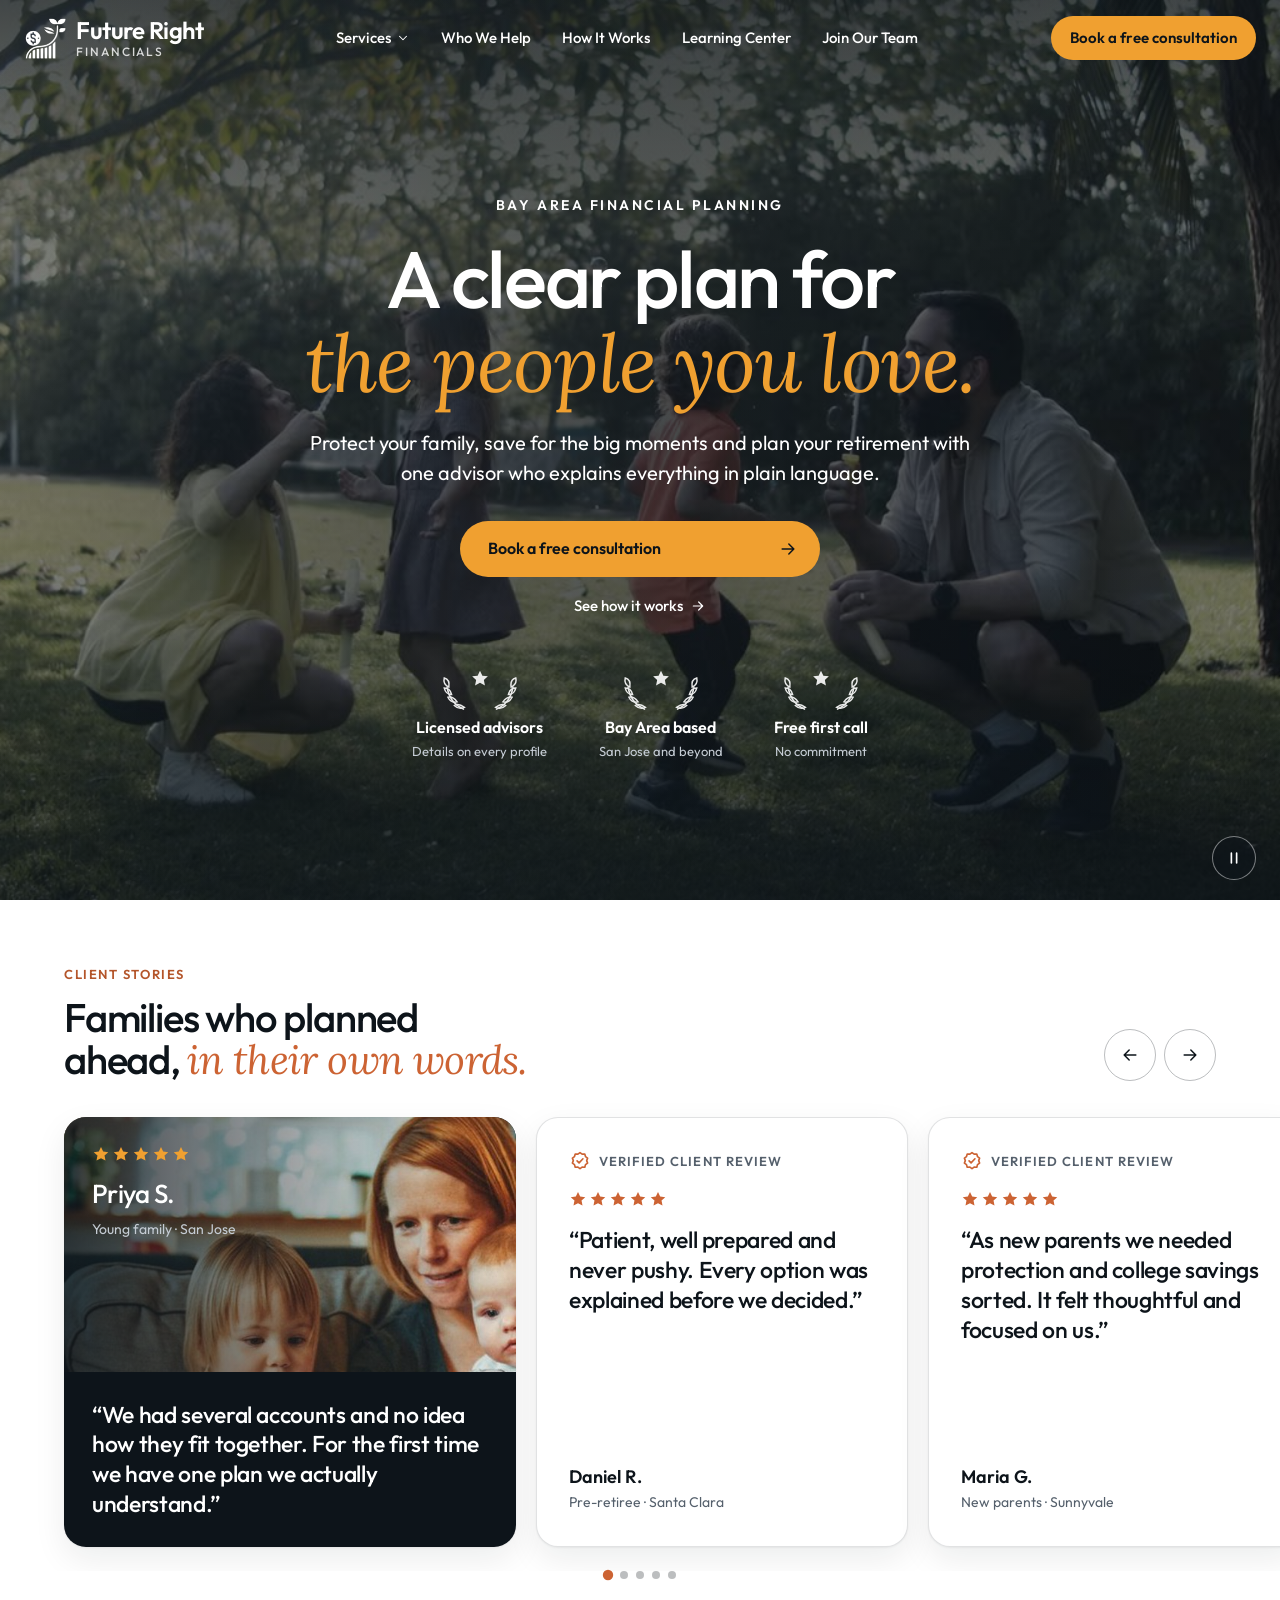
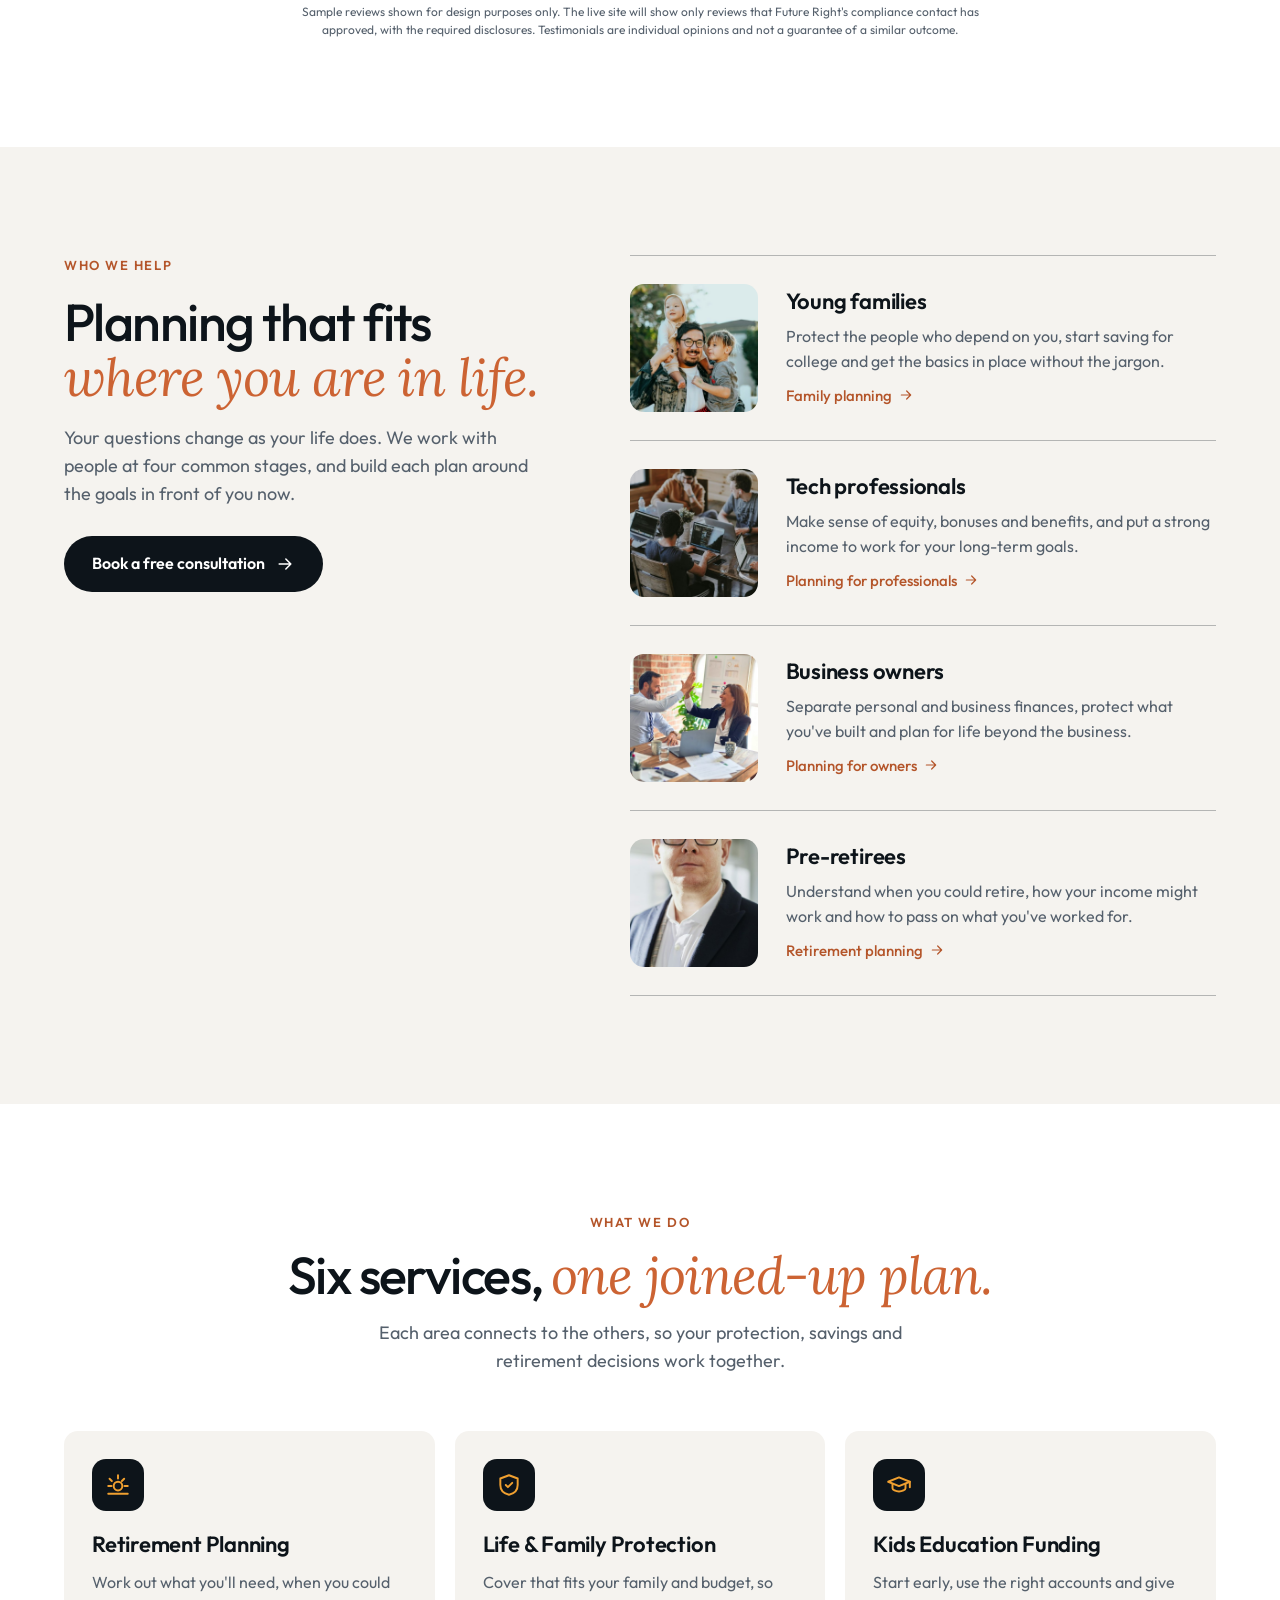
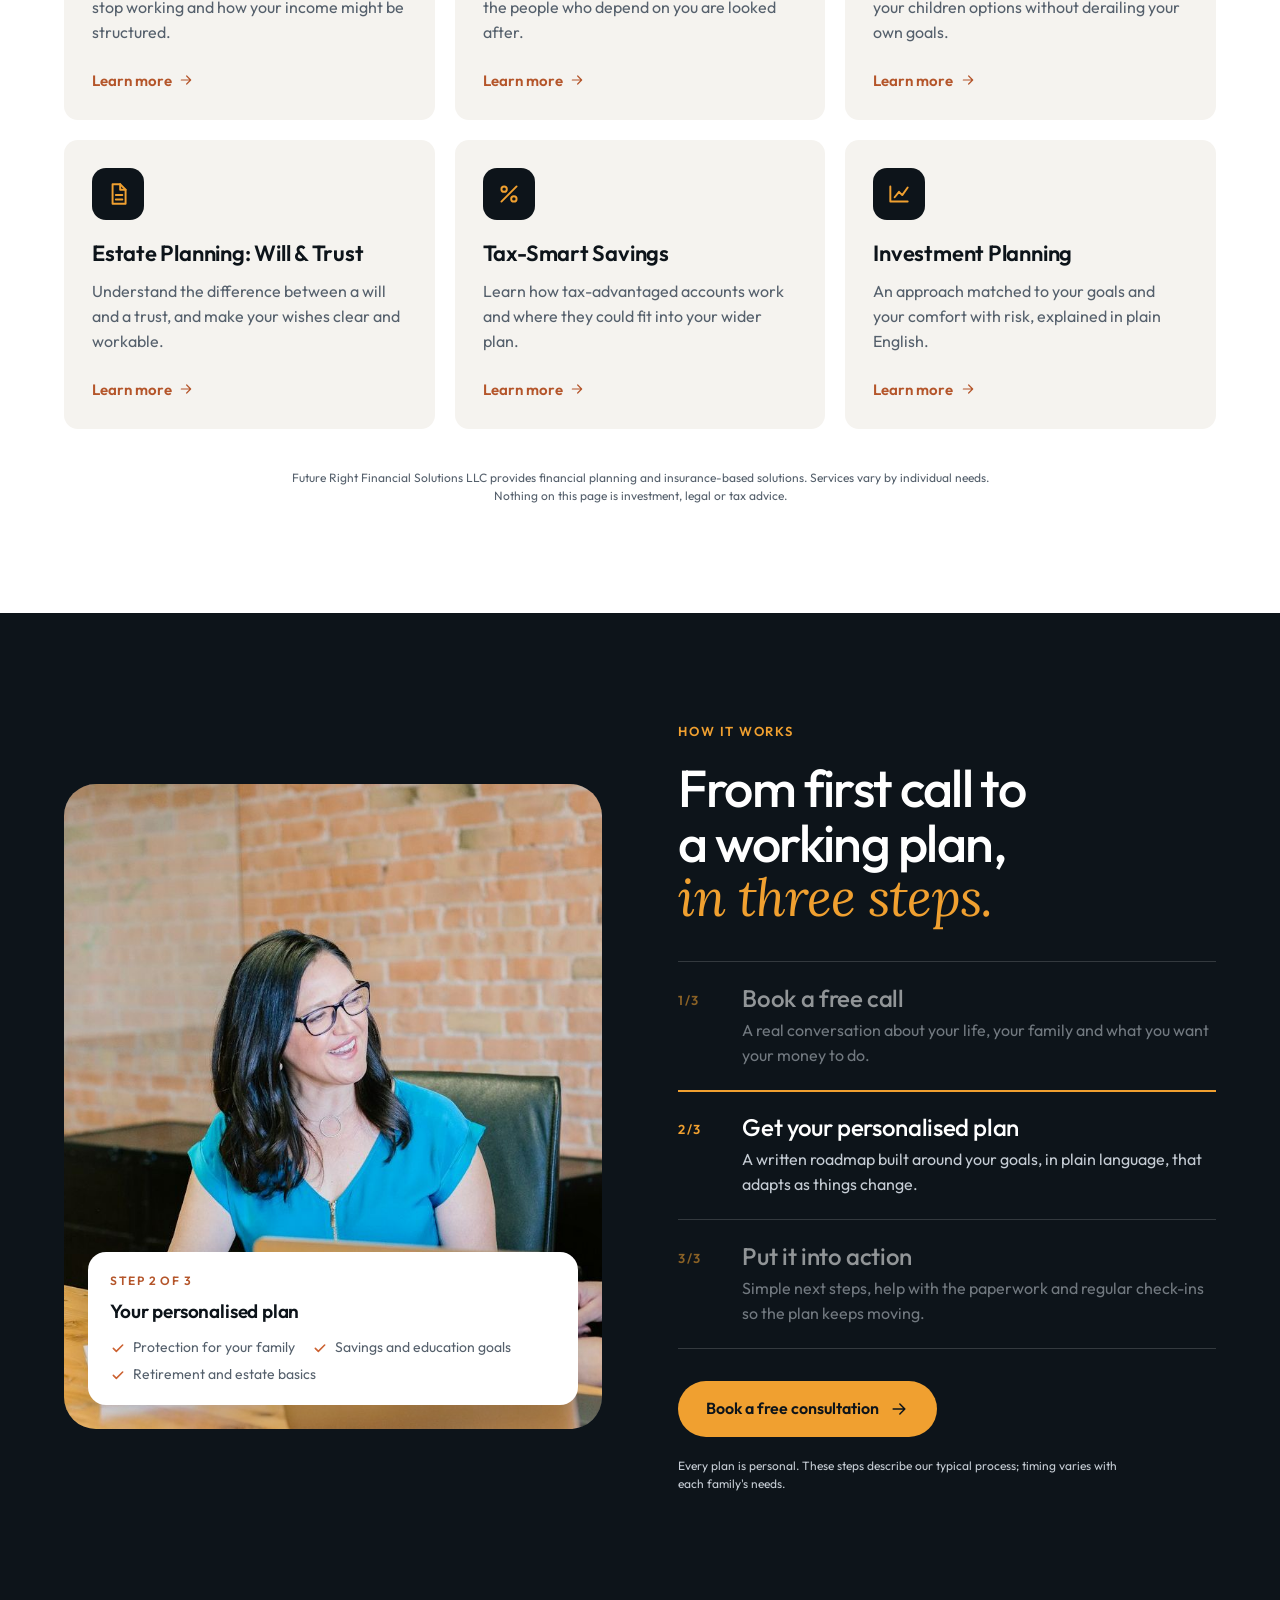
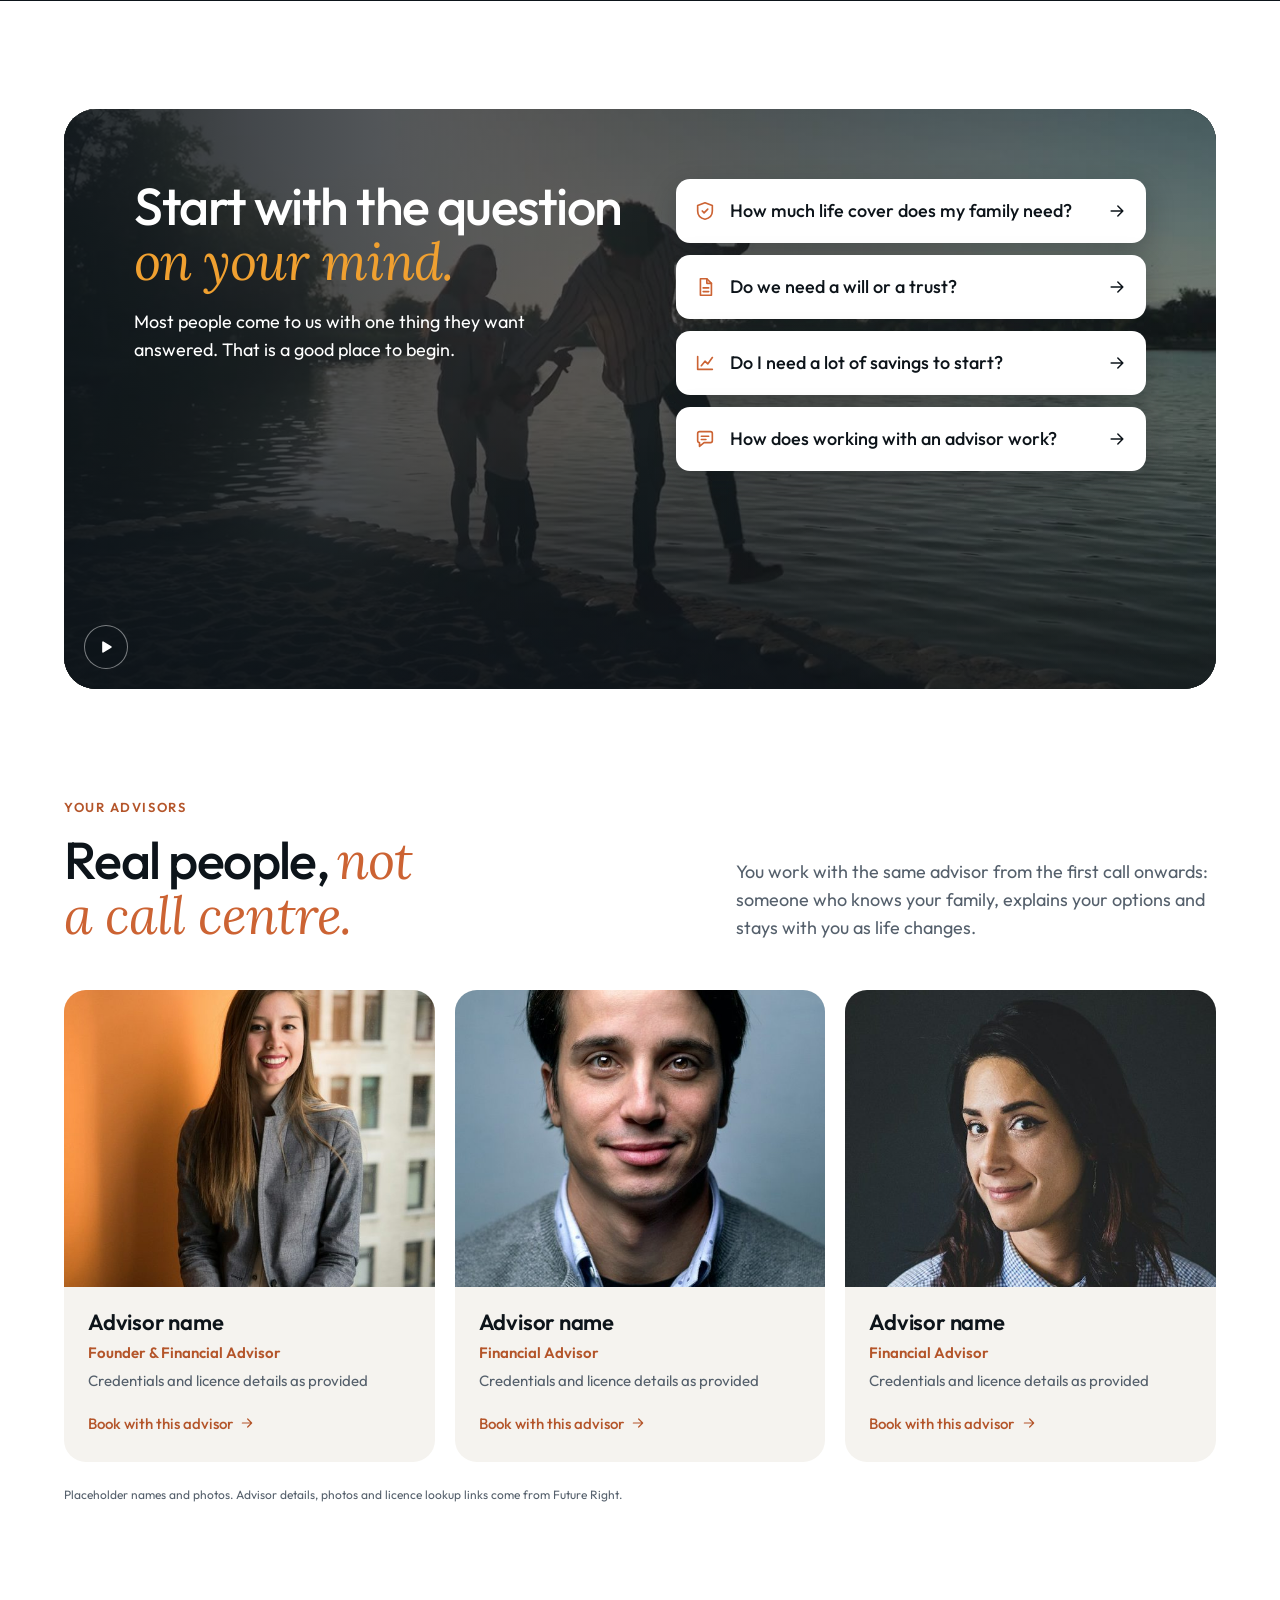
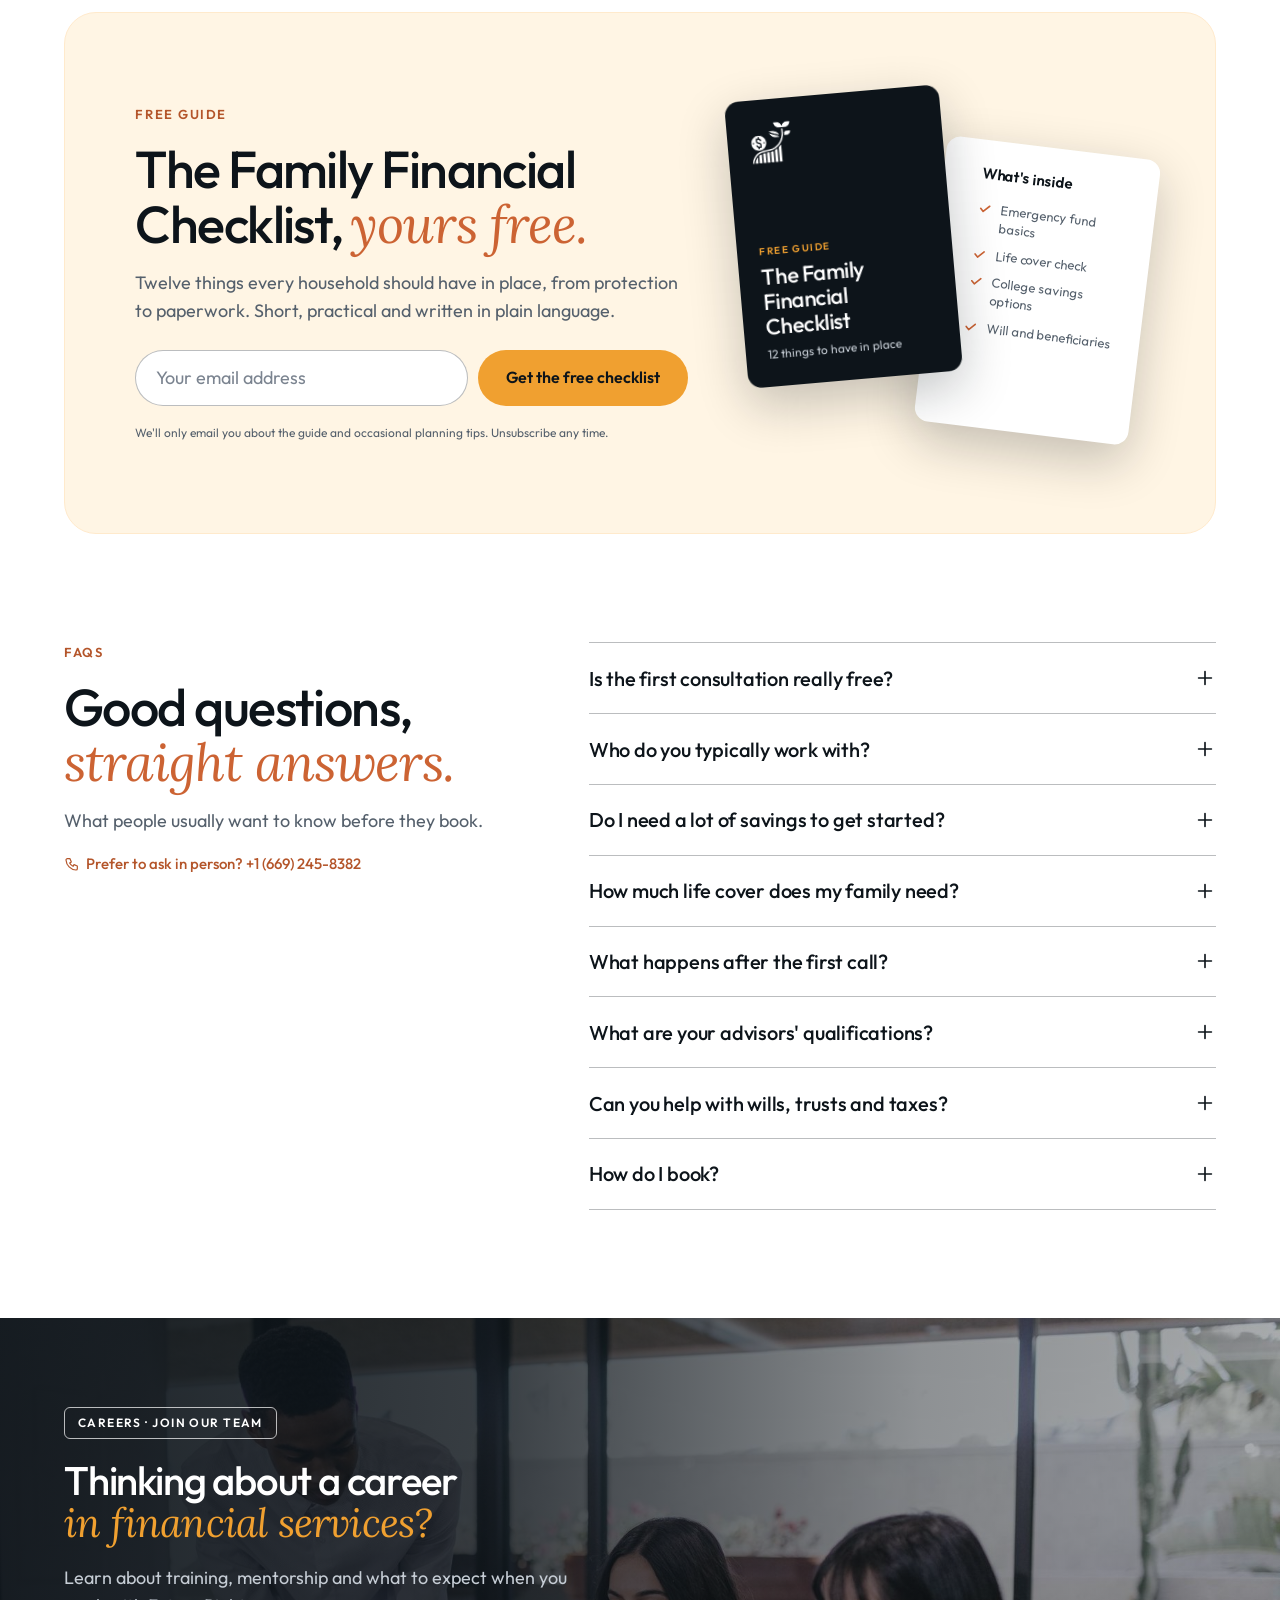
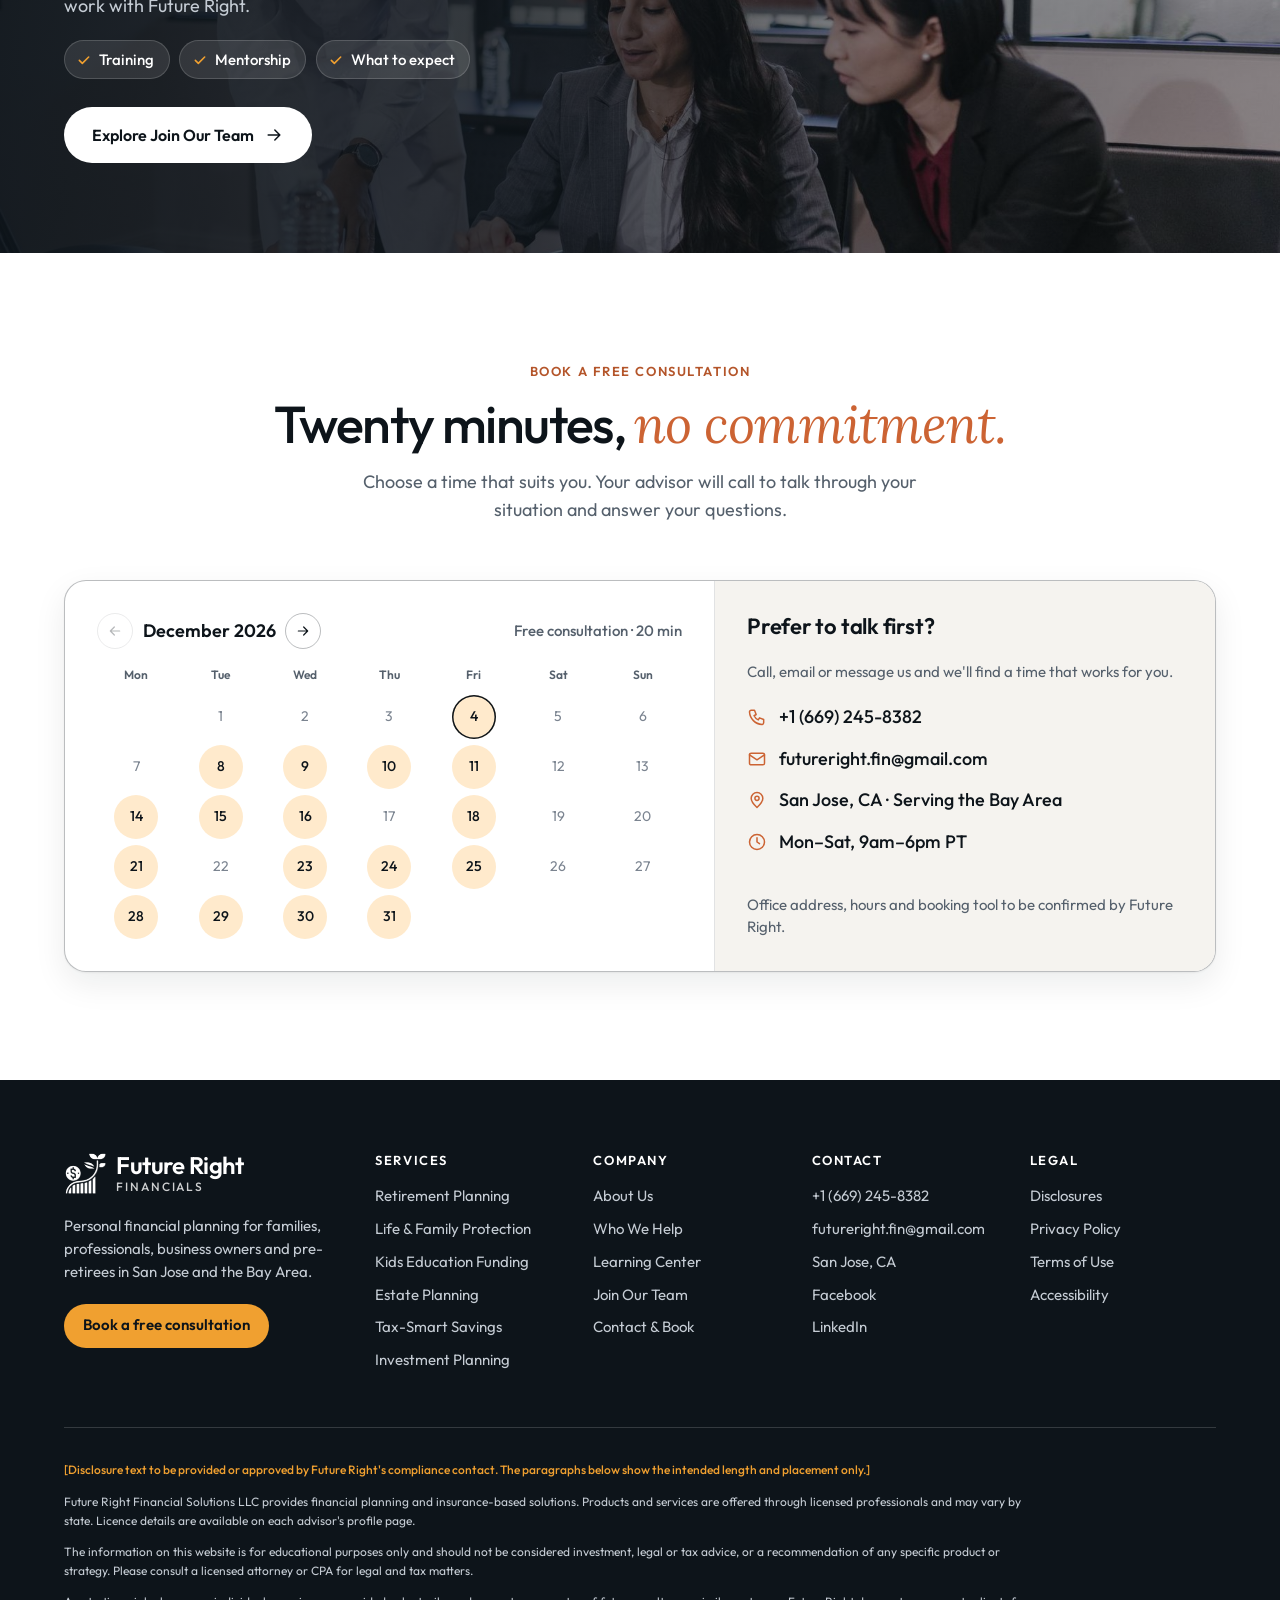
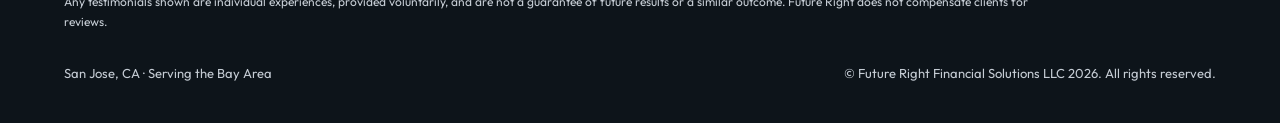
<file: designs/v2/home/index.html>
<!doctype html>
<html lang="en">
<head>
  <meta charset="utf-8">
  <meta name="viewport" content="width=device-width, initial-scale=1">
  <title>Future Right — A clear plan for the people you love | Home v2</title>
  <meta name="description" content="Design mockup, Home page v2. Future Right Financial Solutions: personal financial planning for families, professionals, business owners and pre-retirees in San Jose and the Bay Area.">
  <link rel="preconnect" href="https://fonts.googleapis.com">
  <link rel="preconnect" href="https://fonts.gstatic.com" crossorigin>
  <link href="https://fonts.googleapis.com/css2?family=Outfit:wght@400;500;600&family=Lora:ital,wght@1,400;1,500&display=swap" rel="stylesheet">
  <link rel="stylesheet" href="styles.css">
  <link rel="icon" href="img/logo.png" type="image/png">
</head>
<body>

<!-- Icon sprite (inline so the page works offline) -->
<svg xmlns="http://www.w3.org/2000/svg" style="display:none" aria-hidden="true">
  <symbol id="i-menu" viewBox="0 0 24 24"><path d="M4 7h16M4 12h16M4 17h16"/></symbol>
  <symbol id="i-close" viewBox="0 0 24 24"><path d="M6 6l12 12M18 6L6 18"/></symbol>
  <symbol id="i-chevron" viewBox="0 0 24 24"><path d="M6 9l6 6 6-6"/></symbol>
  <symbol id="i-arrow" viewBox="0 0 24 24"><path d="M5 12h14M13 6l6 6-6 6"/></symbol>
  <symbol id="i-arrow-left" viewBox="0 0 24 24"><path d="M19 12H5M11 6l-6 6 6 6"/></symbol>
  <symbol id="i-plus" viewBox="0 0 24 24"><path d="M12 5v14M5 12h14"/></symbol>
  <symbol id="i-phone" viewBox="0 0 24 24"><path d="M5 4h4l2 5-2.5 1.5a11 11 0 0 0 5 5L15 13l5 2v4a2 2 0 0 1-2 2A16 16 0 0 1 3 6a2 2 0 0 1 2-2z"/></symbol>
  <symbol id="i-mail" viewBox="0 0 24 24"><rect x="3" y="5" width="18" height="14" rx="2"/><path d="M3 7l9 6 9-6"/></symbol>
  <symbol id="i-pin" viewBox="0 0 24 24"><path d="M12 21s-7-6.2-7-11a7 7 0 0 1 14 0c0 4.8-7 11-7 11z"/><circle cx="12" cy="10" r="2.5"/></symbol>
  <symbol id="i-clock" viewBox="0 0 24 24"><circle cx="12" cy="12" r="9"/><path d="M12 7v5l3 2"/></symbol>
  <symbol id="i-calendar" viewBox="0 0 24 24"><rect x="3" y="5" width="18" height="16" rx="2"/><path d="M3 10h18M8 3v4M16 3v4"/></symbol>
  <symbol id="i-star" viewBox="0 0 24 24"><path d="M12 2.5l2.9 6.2 6.8.8-5 4.6 1.3 6.7L12 17.5l-6 3.3 1.3-6.7-5-4.6 6.8-.8z"/></symbol>
  <symbol id="i-sun" viewBox="0 0 24 24"><circle cx="12" cy="13" r="4"/><path d="M12 3v3M4.2 6.2l2.1 2.1M3 13h3M18 13h3M17.7 6.2l-2.1 2.1M3 20h18"/></symbol>
  <symbol id="i-shield" viewBox="0 0 24 24"><path d="M12 3l8 3v6c0 5-3.5 8-8 9-4.5-1-8-4-8-9V6z"/><path d="M9 12l2 2 4-4"/></symbol>
  <symbol id="i-cap" viewBox="0 0 24 24"><path d="M2 9l10-4 10 4-10 4z"/><path d="M6 11v4c0 1.5 3 3 6 3s6-1.5 6-3v-4M22 9v5"/></symbol>
  <symbol id="i-doc" viewBox="0 0 24 24"><path d="M7 3h7l5 5v13H7z"/><path d="M14 3v5h5M10 13h6M10 17h6"/></symbol>
  <symbol id="i-percent" viewBox="0 0 24 24"><path d="M5 19L19 5"/><circle cx="7.5" cy="7.5" r="2.5"/><circle cx="16.5" cy="16.5" r="2.5"/></symbol>
  <symbol id="i-chart" viewBox="0 0 24 24"><path d="M4 19V5M4 19h16"/><path d="M8 15l4-5 3 3 5-7"/></symbol>
  <symbol id="i-check" viewBox="0 0 24 24"><path d="M5 12.5l4.5 4.5L19 7.5"/></symbol>
  <symbol id="i-chat" viewBox="0 0 24 24"><path d="M4 6a2 2 0 0 1 2-2h12a2 2 0 0 1 2 2v8a2 2 0 0 1-2 2h-7l-5 4v-4H6a2 2 0 0 1-2-2z"/><path d="M8 9h8M8 12.5h5"/></symbol>
  <symbol id="i-badge" viewBox="0 0 24 24"><path d="M12 2.8l2.3 1.7 2.9-.1.8 2.8 2.3 1.7-1 2.7 1 2.7-2.3 1.7-.8 2.8-2.9-.1L12 20.4l-2.3-1.7-2.9.1-.8-2.8-2.3-1.7 1-2.7-1-2.7L6 7.2l.8-2.8 2.9.1z"/><path d="M8.8 11.8l2.2 2.2 4.2-4.4"/></symbol>
  <symbol id="i-play" viewBox="0 0 24 24"><path d="M8 5.5v13l10.5-6.5z"/></symbol>
  <symbol id="i-pause" viewBox="0 0 24 24"><path d="M8.5 5.5v13M15.5 5.5v13"/></symbol>
  <symbol id="i-laurel" viewBox="0 0 96 56">
    <g fill="none" stroke="currentColor" stroke-width="1.6" stroke-linecap="round">
      <path d="M30 50c-9-4-16-12-18-24"/><path d="M66 50c9-4 16-12 18-24"/>
      <path d="M14 26c-4-2-6-6-5-10 4 1 6 4 5 10zM17 34c-4 0-7-3-8-7 4 0 7 3 8 7zM23 42c-4 1-8-1-10-5 4-1 7 1 10 5zM31 48c-4 2-8 1-11-2 3-2 7-1 11 2z"/>
      <path d="M82 26c4-2 6-6 5-10-4 1-6 4-5 10zM79 34c4 0 7-3 8-7-4 0-7 3-8 7zM73 42c4 1 8-1 10-5-4-1-7 1-10 5zM65 48c4 2 8 1 11-2-3-2-7-1-11 2z"/>
    </g>
    <path fill="currentColor" d="M48 8l2.6 5.5 6 .7-4.4 4.1 1.2 5.9L48 21.3l-5.4 2.9 1.2-5.9-4.4-4.1 6-.7z"/>
  </symbol>
</svg>

<!-- Header -->
<header class="nav" id="nav">
  <div class="nav__bar">
    <a class="nav__brand" href="index.html" aria-label="Future Right Financials, home">
      <span class="nav__logo"><img src="img/logo.png" alt=""></span>
      <span>Future Right<small>Financials</small></span>
    </a>

    <div class="nav__backdrop" id="nav-backdrop" aria-hidden="true"></div>
    <nav class="nav__menu" id="nav-menu" aria-label="Primary">
      <div class="nav__drawer-head">
        <span class="nav__drawer-brand"><span class="nav__logo"><img src="img/logo.png" alt=""></span><span>Future Right<small>Financials</small></span></span>
        <button class="nav__drawer-close" type="button" id="nav-close" aria-label="Close menu"><svg class="icon" aria-hidden="true"><use href="#i-close"/></svg></button>
      </div>
      <span class="nav__drawer-eyebrow eyebrow">Menu</span>
      <div class="nav__dropdown">
        <button class="nav__link" type="button" aria-expanded="false" aria-controls="services-menu">
          Services <svg class="icon" aria-hidden="true"><use href="#i-chevron"/></svg>
        </button>
        <div class="nav__dropdown-panel" id="services-menu">
          <a href="#services">Retirement Planning</a>
          <a href="#services">Life &amp; Family Protection</a>
          <a href="#services">Kids Education Funding</a>
          <a href="#services">Estate Planning: Will &amp; Trust</a>
          <a href="#services">Tax-Smart Savings</a>
          <a href="#services">Investment Planning</a>
        </div>
      </div>
      <a href="#who-we-help">Who We Help</a>
      <a href="#how-it-works">How It Works</a>
      <a href="#faq">Learning Center</a>
      <a href="#join">Join Our Team</a>
      <div class="nav__drawer-foot">
        <a class="btn btn--cta" href="#book">Book a free consultation</a>
        <a class="nav__drawer-contact" href="tel:+16692458382"><svg class="icon" aria-hidden="true"><use href="#i-phone"/></svg>+1 (669) 245-8382</a>
        <a class="nav__drawer-contact" href="mailto:futureright.fin@gmail.com"><svg class="icon" aria-hidden="true"><use href="#i-mail"/></svg>futureright.fin@gmail.com</a>
        <span class="nav__drawer-meta">San Jose, CA · Serving the Bay Area</span>
      </div>
    </nav>

    <div class="nav__actions">
      <a class="btn btn--cta btn--sm" href="#book">Book a free consultation</a>
      <button class="nav__toggle" type="button" aria-expanded="false" aria-controls="nav-menu" aria-label="Open menu">
        <svg class="icon" aria-hidden="true"><use href="#i-menu"/></svg>
      </button>
    </div>
  </div>
</header>

<main>

<!-- Hero -->
<!-- PLACEHOLDER VIDEO: licensed stock footage (Pexels). Replace with client-approved footage if supplied. -->
<section class="hero on-dark" id="top" aria-labelledby="hero-title">
  <div class="hero__media" aria-hidden="true">
    <video class="js-bg-video" id="hero-video" muted loop playsinline preload="metadata" poster="video/hero-poster.jpg">
      <source src="video/hero.mp4" type="video/mp4">
    </video>
  </div>

  <div class="container hero__inner">
    <p class="hero__kicker">Bay Area financial planning</p>
    <h1 id="hero-title">A clear plan for<br><span class="accent">the people you love.</span></h1>
    <p class="hero__lead">Protect your family, save for the big moments and plan your retirement with one advisor who explains everything in plain language.</p>
    <div class="hero__cta">
      <a class="btn btn--cta btn--wide" href="#book">Book a free consultation <svg class="icon" aria-hidden="true"><use href="#i-arrow"/></svg></a>
      <a class="link" href="#how-it-works">See how it works <svg class="icon" aria-hidden="true"><use href="#i-arrow"/></svg></a>
      <button class="video-toggle video-toggle--hero" type="button" data-video="hero-video" aria-label="Pause background video" hidden>
        <svg class="icon video-toggle__pause" aria-hidden="true"><use href="#i-pause"/></svg>
        <svg class="icon video-toggle__play" aria-hidden="true"><use href="#i-play"/></svg>
      </button>
    </div>

    <!-- PLACEHOLDER CLAIMS: neutral until credentials and licence details are supplied by the client. -->
    <ul class="hero__badges" aria-label="Why families choose Future Right">
      <li class="hero__badge">
        <svg class="hero__laurel" aria-hidden="true"><use href="#i-laurel"/></svg>
        <strong>Licensed advisors</strong><span>Details on every profile</span>
      </li>
      <li class="hero__badge">
        <svg class="hero__laurel" aria-hidden="true"><use href="#i-laurel"/></svg>
        <strong>Bay Area based</strong><span>San Jose and beyond</span>
      </li>
      <li class="hero__badge">
        <svg class="hero__laurel" aria-hidden="true"><use href="#i-laurel"/></svg>
        <strong>Free first call</strong><span>No commitment</span>
      </li>
    </ul>
  </div>

</section>

<!-- Client stories -->
<!-- PLACEHOLDER REVIEWS: sample text and photo for design only. Replace with compliance-approved client reviews or remove. -->
<section class="stories section" id="reviews" aria-labelledby="stories-title">
  <div class="container">
    <div class="stories__head">
      <div>
        <span class="eyebrow">Client stories</span>
        <h2 id="stories-title">Families who planned ahead, <span class="accent">in their own words.</span></h2>
      </div>
      <div class="stories__nav">
        <button class="round-btn" type="button" id="reviews-prev" aria-label="Previous reviews"><svg class="icon" aria-hidden="true"><use href="#i-arrow-left"/></svg></button>
        <button class="round-btn" type="button" id="reviews-next" aria-label="Next reviews"><svg class="icon" aria-hidden="true"><use href="#i-arrow"/></svg></button>
      </div>
    </div>
  </div>

  <div class="stories__track" id="reviews-track" tabindex="0" aria-label="Client review cards, scroll horizontally">
    <article class="review review--featured" data-placeholder>
      <div class="review__photo">
        <img src="img/story-featured.jpg" alt="Placeholder photo of a parent at home with two young children">
        <div class="review__photo-text">
          <span class="stars" aria-hidden="true"><svg class="icon icon--fill"><use href="#i-star"/></svg><svg class="icon icon--fill"><use href="#i-star"/></svg><svg class="icon icon--fill"><use href="#i-star"/></svg><svg class="icon icon--fill"><use href="#i-star"/></svg><svg class="icon icon--fill"><use href="#i-star"/></svg></span>
          <span class="review__name">Priya S.</span>
          <span class="review__meta">Young family · San Jose</span>
        </div>
      </div>
      <p class="review__quote">&ldquo;We had several accounts and no idea how they fit together. For the first time we have one plan we actually understand.&rdquo;</p>
    </article>

    <article class="review" data-placeholder>
      <div class="review__source"><svg class="icon" aria-hidden="true"><use href="#i-badge"/></svg>Verified client review</div>
      <span class="stars" aria-hidden="true"><svg class="icon icon--fill"><use href="#i-star"/></svg><svg class="icon icon--fill"><use href="#i-star"/></svg><svg class="icon icon--fill"><use href="#i-star"/></svg><svg class="icon icon--fill"><use href="#i-star"/></svg><svg class="icon icon--fill"><use href="#i-star"/></svg></span>
      <p class="review__quote">&ldquo;Patient, well prepared and never pushy. Every option was explained before we decided.&rdquo;</p>
      <footer class="review__who"><span class="review__name">Daniel R.</span><span class="review__meta">Pre-retiree · Santa Clara</span></footer>
    </article>

    <article class="review" data-placeholder>
      <div class="review__source"><svg class="icon" aria-hidden="true"><use href="#i-badge"/></svg>Verified client review</div>
      <span class="stars" aria-hidden="true"><svg class="icon icon--fill"><use href="#i-star"/></svg><svg class="icon icon--fill"><use href="#i-star"/></svg><svg class="icon icon--fill"><use href="#i-star"/></svg><svg class="icon icon--fill"><use href="#i-star"/></svg><svg class="icon icon--fill"><use href="#i-star"/></svg></span>
      <p class="review__quote">&ldquo;As new parents we needed protection and college savings sorted. It felt thoughtful and focused on us.&rdquo;</p>
      <footer class="review__who"><span class="review__name">Maria G.</span><span class="review__meta">New parents · Sunnyvale</span></footer>
    </article>

    <article class="review" data-placeholder>
      <div class="review__source"><svg class="icon" aria-hidden="true"><use href="#i-badge"/></svg>Verified client review</div>
      <span class="stars" aria-hidden="true"><svg class="icon icon--fill"><use href="#i-star"/></svg><svg class="icon icon--fill"><use href="#i-star"/></svg><svg class="icon icon--fill"><use href="#i-star"/></svg><svg class="icon icon--fill"><use href="#i-star"/></svg><svg class="icon icon--fill"><use href="#i-star"/></svg></span>
      <p class="review__quote">&ldquo;I was nervous about working with an advisor. They listened first, and now I know what to do next.&rdquo;</p>
      <footer class="review__who"><span class="review__name">James T.</span><span class="review__meta">Tech professional · Mountain View</span></footer>
    </article>

    <article class="review" data-placeholder>
      <div class="review__source"><svg class="icon" aria-hidden="true"><use href="#i-badge"/></svg>Verified client review</div>
      <span class="stars" aria-hidden="true"><svg class="icon icon--fill"><use href="#i-star"/></svg><svg class="icon icon--fill"><use href="#i-star"/></svg><svg class="icon icon--fill"><use href="#i-star"/></svg><svg class="icon icon--fill"><use href="#i-star"/></svg><svg class="icon icon--fill"><use href="#i-star"/></svg></span>
      <p class="review__quote">&ldquo;Years of scattered accounts from different jobs finally make sense. I feel supported, not sold to.&rdquo;</p>
      <footer class="review__who"><span class="review__name">Ana M.</span><span class="review__meta">Business owner · Campbell</span></footer>
    </article>
  </div>

  <div class="container">
    <div class="stories__dots" id="reviews-dots" role="tablist" aria-label="Choose review"></div>
    <p class="micro stories__note">Sample reviews shown for design purposes only. The live site will show only reviews that Future Right's compliance contact has approved, with the required disclosures. Testimonials are individual opinions and not a guarantee of a similar outcome.</p>
  </div>
</section>

<!-- Who we help -->
<section class="who section section--soft" id="who-we-help" aria-labelledby="who-title">
  <div class="container who__grid">
    <div class="who__intro">
      <span class="eyebrow">Who we help</span>
      <h2 id="who-title">Planning that fits <span class="accent">where you are in life.</span></h2>
      <p class="lead">Your questions change as your life does. We work with people at four common stages, and build each plan around the goals in front of you now.</p>
      <a class="btn btn--dark" href="#book">Book a free consultation <svg class="icon" aria-hidden="true"><use href="#i-arrow"/></svg></a>
    </div>

    <ul class="who__list">
      <li class="who__item">
        <img src="img/audience-families.jpg" alt="A parent laughing while carrying two young children on their shoulders" loading="lazy">
        <div>
          <h3>Young families</h3>
          <p>Protect the people who depend on you, start saving for college and get the basics in place without the jargon.</p>
          <a class="link link--accent" href="#services">Family planning <svg class="icon" aria-hidden="true"><use href="#i-arrow"/></svg></a>
        </div>
      </li>
      <li class="who__item">
        <img src="img/audience-professionals.jpg" alt="A group of professionals working together on laptops" loading="lazy">
        <div>
          <h3>Tech professionals</h3>
          <p>Make sense of equity, bonuses and benefits, and put a strong income to work for your long-term goals.</p>
          <a class="link link--accent" href="#services">Planning for professionals <svg class="icon" aria-hidden="true"><use href="#i-arrow"/></svg></a>
        </div>
      </li>
      <li class="who__item">
        <img src="img/audience-business.jpg" alt="Two business partners celebrating at a desk" loading="lazy">
        <div>
          <h3>Business owners</h3>
          <p>Separate personal and business finances, protect what you've built and plan for life beyond the business.</p>
          <a class="link link--accent" href="#services">Planning for owners <svg class="icon" aria-hidden="true"><use href="#i-arrow"/></svg></a>
        </div>
      </li>
      <li class="who__item">
        <img src="img/audience-preretirees.jpg" alt="A professional in glasses standing by a window" loading="lazy">
        <div>
          <h3>Pre-retirees</h3>
          <p>Understand when you could retire, how your income might work and how to pass on what you've worked for.</p>
          <a class="link link--accent" href="#services">Retirement planning <svg class="icon" aria-hidden="true"><use href="#i-arrow"/></svg></a>
        </div>
      </li>
    </ul>
  </div>
</section>

<!-- Services -->
<section class="services section" id="services" aria-labelledby="services-title">
  <div class="container">
    <div class="head head--center">
      <span class="eyebrow">What we do</span>
      <h2 id="services-title">Six services, <span class="accent">one joined-up plan.</span></h2>
      <p class="lead">Each area connects to the others, so your protection, savings and retirement decisions work together.</p>
    </div>

    <div class="services__grid">
      <article class="service">
        <div class="service__icon"><svg class="icon" aria-hidden="true"><use href="#i-sun"/></svg></div>
        <h3><a href="#book">Retirement Planning</a></h3>
        <p>Work out what you'll need, when you could stop working and how your income might be structured.</p>
        <span class="service__more">Learn more <svg class="icon" aria-hidden="true"><use href="#i-arrow"/></svg></span>
      </article>
      <article class="service">
        <div class="service__icon"><svg class="icon" aria-hidden="true"><use href="#i-shield"/></svg></div>
        <h3><a href="#book">Life &amp; Family Protection</a></h3>
        <p>Cover that fits your family and budget, so the people who depend on you are looked after.</p>
        <span class="service__more">Learn more <svg class="icon" aria-hidden="true"><use href="#i-arrow"/></svg></span>
      </article>
      <article class="service">
        <div class="service__icon"><svg class="icon" aria-hidden="true"><use href="#i-cap"/></svg></div>
        <h3><a href="#book">Kids Education Funding</a></h3>
        <p>Start early, use the right accounts and give your children options without derailing your own goals.</p>
        <span class="service__more">Learn more <svg class="icon" aria-hidden="true"><use href="#i-arrow"/></svg></span>
      </article>
      <article class="service">
        <div class="service__icon"><svg class="icon" aria-hidden="true"><use href="#i-doc"/></svg></div>
        <h3><a href="#book">Estate Planning: Will &amp; Trust</a></h3>
        <p>Understand the difference between a will and a trust, and make your wishes clear and workable.</p>
        <span class="service__more">Learn more <svg class="icon" aria-hidden="true"><use href="#i-arrow"/></svg></span>
      </article>
      <article class="service">
        <div class="service__icon"><svg class="icon" aria-hidden="true"><use href="#i-percent"/></svg></div>
        <h3><a href="#book">Tax-Smart Savings</a></h3>
        <p>Learn how tax-advantaged accounts work and where they could fit into your wider plan.</p>
        <span class="service__more">Learn more <svg class="icon" aria-hidden="true"><use href="#i-arrow"/></svg></span>
      </article>
      <article class="service">
        <div class="service__icon"><svg class="icon" aria-hidden="true"><use href="#i-chart"/></svg></div>
        <h3><a href="#book">Investment Planning</a></h3>
        <p>An approach matched to your goals and your comfort with risk, explained in plain English.</p>
        <span class="service__more">Learn more <svg class="icon" aria-hidden="true"><use href="#i-arrow"/></svg></span>
      </article>
    </div>

    <p class="micro services__note">Future Right Financial Solutions LLC provides financial planning and insurance-based solutions. Services vary by individual needs. Nothing on this page is investment, legal or tax advice.</p>
  </div>
</section>

<!-- How it works -->
<section class="how section on-dark" id="how-it-works" aria-labelledby="how-title">
  <div class="container how__grid">
    <div class="how__media">
      <img src="img/how-it-works.jpg" alt="An advisor and a client talking through a plan at a table" loading="lazy">
      <div class="how__card is-active" data-step-card="0">
        <span class="how__card-step">Step 1 of 3</span>
        <strong>Free consultation · 20 minutes</strong>
        <ul>
          <li><svg class="icon" aria-hidden="true"><use href="#i-check"/></svg>By phone or video</li>
          <li><svg class="icon" aria-hidden="true"><use href="#i-check"/></svg>Bring any question</li>
          <li><svg class="icon" aria-hidden="true"><use href="#i-check"/></svg>No cost, no obligation</li>
        </ul>
      </div>
      <div class="how__card" data-step-card="1">
        <span class="how__card-step">Step 2 of 3</span>
        <strong>Your personalised plan</strong>
        <ul>
          <li><svg class="icon" aria-hidden="true"><use href="#i-check"/></svg>Protection for your family</li>
          <li><svg class="icon" aria-hidden="true"><use href="#i-check"/></svg>Savings and education goals</li>
          <li><svg class="icon" aria-hidden="true"><use href="#i-check"/></svg>Retirement and estate basics</li>
        </ul>
      </div>
      <div class="how__card" data-step-card="2">
        <span class="how__card-step">Step 3 of 3</span>
        <strong>Clear next steps</strong>
        <ul>
          <li><svg class="icon" aria-hidden="true"><use href="#i-check"/></svg>Actions in a sensible order</li>
          <li><svg class="icon" aria-hidden="true"><use href="#i-check"/></svg>Help with the paperwork</li>
          <li><svg class="icon" aria-hidden="true"><use href="#i-check"/></svg>Regular check-ins</li>
        </ul>
      </div>
    </div>

    <div class="how__text">
      <span class="eyebrow">How it works</span>
      <h2 id="how-title">From first call to a working plan, <span class="accent">in three steps.</span></h2>

      <ol class="steps" id="steps">
        <li class="step is-active">
          <span class="step__bar" aria-hidden="true"><span class="step__fill"></span></span>
          <button class="step__btn" type="button" aria-pressed="true">
            <span class="step__num">1/3</span>
            <span class="step__title">Book a free call</span>
            <span class="step__text">A real conversation about your life, your family and what you want your money to do.</span>
          </button>
        </li>
        <li class="step">
          <span class="step__bar" aria-hidden="true"><span class="step__fill"></span></span>
          <button class="step__btn" type="button" aria-pressed="false">
            <span class="step__num">2/3</span>
            <span class="step__title">Get your personalised plan</span>
            <span class="step__text">A written roadmap built around your goals, in plain language, that adapts as things change.</span>
          </button>
        </li>
        <li class="step">
          <span class="step__bar" aria-hidden="true"><span class="step__fill"></span></span>
          <button class="step__btn" type="button" aria-pressed="false">
            <span class="step__num">3/3</span>
            <span class="step__title">Put it into action</span>
            <span class="step__text">Simple next steps, help with the paperwork and regular check-ins so the plan keeps moving.</span>
          </button>
        </li>
      </ol>

      <a class="btn btn--cta" href="#book">Book a free consultation <svg class="icon" aria-hidden="true"><use href="#i-arrow"/></svg></a>
      <p class="micro">Every plan is personal. These steps describe our typical process; timing varies with each family's needs.</p>
    </div>
  </div>
</section>

<!-- Money questions -->
<!-- PLACEHOLDER VIDEO: licensed stock footage (Pexels). Replace with client-approved footage if supplied. -->
<section class="begin section" aria-labelledby="begin-title">
  <div class="container">
    <div class="begin__card on-dark">
      <div class="begin__media" aria-hidden="true">
        <video class="js-bg-video" id="begin-video" muted loop playsinline preload="none" poster="video/begin-poster.jpg">
          <source src="video/begin.mp4" type="video/mp4">
        </video>
      </div>

      <div class="begin__text">
        <h2 id="begin-title">Start with the question <span class="accent">on your mind.</span></h2>
        <p>Most people come to us with one thing they want answered. That is a good place to begin.</p>
      </div>

      <ul class="begin__questions" aria-label="Common questions">
        <li><a class="qcard" href="#q-life"><svg class="icon" aria-hidden="true"><use href="#i-shield"/></svg><span>How much life cover does my family need?</span><svg class="icon qcard__arrow" aria-hidden="true"><use href="#i-arrow"/></svg></a></li>
        <li><a class="qcard" href="#q-estate"><svg class="icon" aria-hidden="true"><use href="#i-doc"/></svg><span>Do we need a will or a trust?</span><svg class="icon qcard__arrow" aria-hidden="true"><use href="#i-arrow"/></svg></a></li>
        <li><a class="qcard" href="#q-start"><svg class="icon" aria-hidden="true"><use href="#i-chart"/></svg><span>Do I need a lot of savings to start?</span><svg class="icon qcard__arrow" aria-hidden="true"><use href="#i-arrow"/></svg></a></li>
        <li><a class="qcard" href="#how-it-works"><svg class="icon" aria-hidden="true"><use href="#i-chat"/></svg><span>How does working with an advisor work?</span><svg class="icon qcard__arrow" aria-hidden="true"><use href="#i-arrow"/></svg></a></li>
      </ul>

      <button class="video-toggle video-toggle--left" type="button" data-video="begin-video" aria-label="Pause background video" hidden>
        <svg class="icon video-toggle__pause" aria-hidden="true"><use href="#i-pause"/></svg>
        <svg class="icon video-toggle__play" aria-hidden="true"><use href="#i-play"/></svg>
      </button>
    </div>
  </div>
</section>

<!-- Advisors -->
<!-- PLACEHOLDER: names, roles, photos and credentials to be supplied by the client (MoU section 10). -->
<section class="advisors section section--flush-top" id="advisors" aria-labelledby="advisors-title">
  <div class="container">
    <div class="head head--split">
      <div>
        <span class="eyebrow">Your advisors</span>
        <h2 id="advisors-title">Real people, <span class="accent">not a call centre.</span></h2>
      </div>
      <p class="lead">You work with the same advisor from the first call onwards: someone who knows your family, explains your options and stays with you as life changes.</p>
    </div>

    <div class="advisors__grid">
      <article class="advisor">
        <img src="img/advisor-1.jpg" alt="Placeholder portrait of an advisor" loading="lazy">
        <div class="advisor__body">
          <h3>Advisor name</h3>
          <span class="advisor__role">Founder &amp; Financial Advisor</span>
          <span class="advisor__cred">Credentials and licence details as provided</span>
          <a class="link link--accent" href="#book">Book with this advisor <svg class="icon" aria-hidden="true"><use href="#i-arrow"/></svg></a>
        </div>
      </article>
      <article class="advisor">
        <img src="img/advisor-2.jpg" alt="Placeholder portrait of an advisor" loading="lazy">
        <div class="advisor__body">
          <h3>Advisor name</h3>
          <span class="advisor__role">Financial Advisor</span>
          <span class="advisor__cred">Credentials and licence details as provided</span>
          <a class="link link--accent" href="#book">Book with this advisor <svg class="icon" aria-hidden="true"><use href="#i-arrow"/></svg></a>
        </div>
      </article>
      <article class="advisor">
        <img src="img/advisor-3.jpg" alt="Placeholder portrait of an advisor" loading="lazy">
        <div class="advisor__body">
          <h3>Advisor name</h3>
          <span class="advisor__role">Financial Advisor</span>
          <span class="advisor__cred">Credentials and licence details as provided</span>
          <a class="link link--accent" href="#book">Book with this advisor <svg class="icon" aria-hidden="true"><use href="#i-arrow"/></svg></a>
        </div>
      </article>
    </div>
    <p class="micro advisors__note">Placeholder names and photos. Advisor details, photos and licence lookup links come from Future Right.</p>
  </div>
</section>

<!-- Free guide -->
<section class="guide section section--flush-top" id="guide" aria-labelledby="guide-title">
  <div class="container">
    <div class="guide__card">
      <div class="guide__text">
        <span class="eyebrow">Free guide</span>
        <h2 id="guide-title">The Family Financial Checklist, <span class="accent">yours free.</span></h2>
        <p class="lead">Twelve things every household should have in place, from protection to paperwork. Short, practical and written in plain language.</p>
        <form class="guide__form" id="guide-form" novalidate>
          <label class="sr-only" for="guide-email">Email address</label>
          <input type="email" id="guide-email" name="email" placeholder="Your email address" required autocomplete="email">
          <button class="btn btn--cta" type="submit">Get the free checklist</button>
        </form>
        <p class="guide__done" id="guide-done" role="status">Thanks! On the live site the checklist would arrive in your inbox in a moment.</p>
        <p class="micro">We'll only email you about the guide and occasional planning tips. Unsubscribe any time.</p>
      </div>

      <div class="guide__art" aria-hidden="true">
        <div class="guide__sheet">
          <strong>What's inside</strong>
          <ul>
            <li><svg class="icon"><use href="#i-check"/></svg>Emergency fund basics</li>
            <li><svg class="icon"><use href="#i-check"/></svg>Life cover check</li>
            <li><svg class="icon"><use href="#i-check"/></svg>College savings options</li>
            <li><svg class="icon"><use href="#i-check"/></svg>Will and beneficiaries</li>
          </ul>
        </div>
        <div class="guide__cover">
          <span class="nav__logo"><img src="img/logo.png" alt=""></span>
          <div>
            <span class="guide__cover-tag">Free guide</span>
            <strong>The Family Financial Checklist</strong>
            <span>12 things to have in place</span>
          </div>
        </div>
      </div>
    </div>
  </div>
</section>

<!-- FAQ -->
<section class="faq section section--flush-top" id="faq" aria-labelledby="faq-title">
  <div class="container faq__grid">
    <div class="faq__intro">
      <span class="eyebrow">FAQs</span>
      <h2 id="faq-title">Good questions, <span class="accent">straight answers.</span></h2>
      <p class="lead">What people usually want to know before they book.</p>
      <a class="link link--accent" href="tel:+16692458382"><svg class="icon" aria-hidden="true"><use href="#i-phone"/></svg>Prefer to ask in person? +1 (669) 245-8382</a>
    </div>

    <div class="faq__list" id="faq-list">
      <div class="faq__item">
        <h3><button class="faq__q" type="button" aria-expanded="false" aria-controls="faq-1" id="faq-1-btn">Is the first consultation really free?<svg class="icon" aria-hidden="true"><use href="#i-plus"/></svg></button></h3>
        <div class="faq__a" id="faq-1" role="region" aria-labelledby="faq-1-btn"><div><p>Yes. The first call is a conversation about your situation and goals. There is no fee and no obligation to continue.</p></div></div>
      </div>
      <div class="faq__item">
        <h3><button class="faq__q" type="button" aria-expanded="false" aria-controls="faq-2" id="faq-2-btn">Who do you typically work with?<svg class="icon" aria-hidden="true"><use href="#i-plus"/></svg></button></h3>
        <div class="faq__a" id="faq-2" role="region" aria-labelledby="faq-2-btn"><div><p>Young families, working professionals, business owners and people approaching retirement, mostly in San Jose and the wider Bay Area.</p></div></div>
      </div>
      <div class="faq__item" id="q-start">
        <h3><button class="faq__q" type="button" aria-expanded="false" aria-controls="faq-3" id="faq-3-btn">Do I need a lot of savings to get started?<svg class="icon" aria-hidden="true"><use href="#i-plus"/></svg></button></h3>
        <div class="faq__a" id="faq-3" role="region" aria-labelledby="faq-3-btn"><div><p>No. Many families come to us to get the basics right: protection, a savings habit and a plan for the next few years. Starting early usually matters more than starting big.</p></div></div>
      </div>
      <div class="faq__item" id="q-life">
        <h3><button class="faq__q" type="button" aria-expanded="false" aria-controls="faq-4" id="faq-4-btn">How much life cover does my family need?<svg class="icon" aria-hidden="true"><use href="#i-plus"/></svg></button></h3>
        <div class="faq__a" id="faq-4" role="region" aria-labelledby="faq-4-btn"><div><p>It depends on your income, debts, children and the cover you already have. Our <a class="faq__link" href="#book">Life Insurance Needs Calculator</a> gives an educational starting estimate in a couple of minutes, and an advisor can then check it against your full picture.</p></div></div>
      </div>
      <div class="faq__item">
        <h3><button class="faq__q" type="button" aria-expanded="false" aria-controls="faq-5" id="faq-5-btn">What happens after the first call?<svg class="icon" aria-hidden="true"><use href="#i-plus"/></svg></button></h3>
        <div class="faq__a" id="faq-5" role="region" aria-labelledby="faq-5-btn"><div><p>If it's a good fit, we gather a few details, build your personalised plan and walk you through it. You decide what to act on and when, and we check in regularly.</p></div></div>
      </div>
      <div class="faq__item">
        <h3><button class="faq__q" type="button" aria-expanded="false" aria-controls="faq-6" id="faq-6-btn">What are your advisors' qualifications?<svg class="icon" aria-hidden="true"><use href="#i-plus"/></svg></button></h3>
        <div class="faq__a" id="faq-6" role="region" aria-labelledby="faq-6-btn"><div><p>Each advisor's licences and credentials are listed on their profile page, with links to public lookup tools where available, so you can verify them yourself.</p></div></div>
      </div>
      <div class="faq__item" id="q-estate">
        <h3><button class="faq__q" type="button" aria-expanded="false" aria-controls="faq-7" id="faq-7-btn">Can you help with wills, trusts and taxes?<svg class="icon" aria-hidden="true"><use href="#i-plus"/></svg></button></h3>
        <div class="faq__a" id="faq-7" role="region" aria-labelledby="faq-7-btn"><div><p>We help you understand your options and how they fit into your overall plan. For legal documents and tax filing we recommend working with a licensed attorney or CPA, and we're happy to coordinate with them.</p></div></div>
      </div>
      <div class="faq__item">
        <h3><button class="faq__q" type="button" aria-expanded="false" aria-controls="faq-8" id="faq-8-btn">How do I book?<svg class="icon" aria-hidden="true"><use href="#i-plus"/></svg></button></h3>
        <div class="faq__a" id="faq-8" role="region" aria-labelledby="faq-8-btn"><div><p>Pick a time in the booking calendar below, call us on +1 (669) 245-8382, or send a message and we'll get back to you within one working day.</p></div></div>
      </div>
    </div>
  </div>
</section>

<!-- Join Our Team teaser: recruiting journey, kept visually separate. No income claims. -->
<!-- PLACEHOLDER PHOTO: licensed stock (Pexels). Replace with a real Future Right team photo if supplied. -->
<section class="join on-dark" id="join" aria-labelledby="join-title">
  <div class="join__media" aria-hidden="true"><img src="img/join-team.jpg" alt="" loading="lazy"></div>
  <div class="container">
    <div class="join__inner">
      <span class="join__tag">Careers · Join Our Team</span>
      <h2 id="join-title">Thinking about a career <span class="accent">in financial services?</span></h2>
      <p>Learn about training, mentorship and what to expect when you work with Future Right.</p>
      <ul class="join__points" aria-label="What the careers page covers">
        <li><svg class="icon" aria-hidden="true"><use href="#i-check"/></svg>Training</li>
        <li><svg class="icon" aria-hidden="true"><use href="#i-check"/></svg>Mentorship</li>
        <li><svg class="icon" aria-hidden="true"><use href="#i-check"/></svg>What to expect</li>
      </ul>
      <a class="btn btn--light" href="#join">Explore Join Our Team <svg class="icon" aria-hidden="true"><use href="#i-arrow"/></svg></a>
    </div>
  </div>
</section>

<!-- Booking -->
<section class="book section" id="book" aria-labelledby="book-title">
  <div class="container">
    <div class="head head--center">
      <span class="eyebrow">Book a free consultation</span>
      <h2 id="book-title">Twenty minutes, <span class="accent">no commitment.</span></h2>
      <p class="lead">Choose a time that suits you. Your advisor will call to talk through your situation and answer your questions.</p>
    </div>

    <!-- PLACEHOLDER: working mock of the booking-calendar embed (Calendly or similar) that the live site will use. -->
    <div class="booking" aria-label="Booking calendar preview">
      <div class="booking__cal" id="booking-cal">
        <div class="booking__cal-head">
          <div class="booking__month">
            <button class="booking__month-btn" type="button" id="cal-prev" aria-label="Previous month"><svg class="icon" aria-hidden="true"><use href="#i-arrow-left"/></svg></button>
            <span id="cal-label" aria-live="polite">November 2026</span>
            <button class="booking__month-btn" type="button" id="cal-next" aria-label="Next month"><svg class="icon" aria-hidden="true"><use href="#i-arrow"/></svg></button>
          </div>
          <span class="booking__type">Free consultation · 20 min</span>
        </div>

        <div class="booking__days" id="cal-days" role="grid" aria-label="Choose a day">
          <span class="dow">Mon</span><span class="dow">Tue</span><span class="dow">Wed</span><span class="dow">Thu</span><span class="dow">Fri</span><span class="dow">Sat</span><span class="dow">Sun</span>
        </div>

        <div class="booking__step" id="cal-step-time" hidden>
          <p class="booking__label">Pick a time on <strong id="cal-day-label"></strong> <span class="booking__tz">(Pacific Time)</span></p>
          <div class="booking__slots" id="cal-slots" role="group" aria-label="Choose a time"></div>
        </div>

        <form class="booking__form" id="cal-form" hidden novalidate>
          <p class="booking__label">You're booking <strong id="cal-summary"></strong></p>
          <div class="booking__fields">
            <label class="sr-only" for="cal-name">Your name</label>
            <input type="text" id="cal-name" name="name" placeholder="Your name" required autocomplete="name">
            <label class="sr-only" for="cal-email">Email address</label>
            <input type="email" id="cal-email" name="email" placeholder="Email address" required autocomplete="email">
          </div>
          <div class="booking__actions">
            <button class="btn btn--cta" type="submit">Confirm free consultation</button>
            <button class="booking__back" type="button" id="cal-change">Change time</button>
          </div>
          <p class="micro">Demo only. On the live site this connects to the booking tool and sends a confirmation email.</p>
        </form>

        <div class="booking__done" id="cal-done" hidden role="status">
          <span class="booking__check"><svg class="icon" aria-hidden="true"><use href="#i-check"/></svg></span>
          <h3>You're booked.</h3>
          <p id="cal-done-text"></p>
          <p class="booking__done-sub">We've sent the details to <strong id="cal-done-email"></strong>. Your advisor will call you at the time you chose.</p>
          <div class="booking__actions">
            <a class="btn btn--dark btn--sm" href="#top">Back to top</a>
            <button class="booking__back" type="button" id="cal-reset">Book another time</button>
          </div>
        </div>
      </div>

      <div class="booking__info">
        <h3>Prefer to talk first?</h3>
        <p>Call, email or message us and we'll find a time that works for you.</p>
        <ul class="booking__contact">
          <li><a href="tel:+16692458382"><svg class="icon" aria-hidden="true"><use href="#i-phone"/></svg>+1 (669) 245-8382</a></li>
          <li><a href="mailto:futureright.fin@gmail.com"><svg class="icon" aria-hidden="true"><use href="#i-mail"/></svg>futureright.fin@gmail.com</a></li>
          <li><span><svg class="icon" aria-hidden="true"><use href="#i-pin"/></svg>San Jose, CA · Serving the Bay Area</span></li>
          <li><span><svg class="icon" aria-hidden="true"><use href="#i-clock"/></svg>Mon–Sat, 9am–6pm PT</span></li>
        </ul>
        <p class="micro">Office address, hours and booking tool to be confirmed by Future Right.</p>
      </div>
    </div>
  </div>
</section>

</main>

<!-- Footer -->
<footer class="footer on-dark" id="disclosures">
  <div class="container">
    <div class="footer__top">
      <div class="footer__brand">
        <div class="footer__logo">
          <span class="nav__logo"><img src="img/logo.png" alt=""></span>
          <span>Future Right<small>Financials</small></span>
        </div>
        <p>Personal financial planning for families, professionals, business owners and pre-retirees in San Jose and the Bay Area.</p>
        <a class="btn btn--cta btn--sm" href="#book">Book a free consultation</a>
      </div>

      <div class="footer__col">
        <h3>Services</h3>
        <ul>
          <li><a href="#services">Retirement Planning</a></li>
          <li><a href="#services">Life &amp; Family Protection</a></li>
          <li><a href="#services">Kids Education Funding</a></li>
          <li><a href="#services">Estate Planning</a></li>
          <li><a href="#services">Tax-Smart Savings</a></li>
          <li><a href="#services">Investment Planning</a></li>
        </ul>
      </div>
      <div class="footer__col">
        <h3>Company</h3>
        <ul>
          <li><a href="#advisors">About Us</a></li>
          <li><a href="#who-we-help">Who We Help</a></li>
          <li><a href="#faq">Learning Center</a></li>
          <li><a href="#join">Join Our Team</a></li>
          <li><a href="#book">Contact &amp; Book</a></li>
        </ul>
      </div>
      <div class="footer__col">
        <h3>Contact</h3>
        <ul>
          <li><a href="tel:+16692458382">+1 (669) 245-8382</a></li>
          <li><a href="mailto:futureright.fin@gmail.com">futureright.fin<wbr>@gmail.com</a></li>
          <li>San Jose, CA</li>
          <li><a href="https://www.facebook.com/profile.php?id=61570980683953" rel="noopener" target="_blank">Facebook</a></li>
          <li><a href="https://www.linkedin.com/in/lipsa-rath-173aa3245/" rel="noopener" target="_blank">LinkedIn</a></li>
        </ul>
      </div>
      <div class="footer__col">
        <h3>Legal</h3>
        <ul>
          <li><a href="#disclosures">Disclosures</a></li>
          <li><a href="#disclosures">Privacy Policy</a></li>
          <li><a href="#disclosures">Terms of Use</a></li>
          <li><a href="#disclosures">Accessibility</a></li>
        </ul>
      </div>
    </div>

    <div class="footer__disclosures">
      <p class="placeholder">[Disclosure text to be provided or approved by Future Right's compliance contact. The paragraphs below show the intended length and placement only.]</p>
      <p>Future Right Financial Solutions LLC provides financial planning and insurance-based solutions. Products and services are offered through licensed professionals and may vary by state. Licence details are available on each advisor's profile page.</p>
      <p>The information on this website is for educational purposes only and should not be considered investment, legal or tax advice, or a recommendation of any specific product or strategy. Please consult a licensed attorney or CPA for legal and tax matters.</p>
      <p>Any testimonials shown are individual experiences, provided voluntarily, and are not a guarantee of future results or a similar outcome. Future Right does not compensate clients for reviews.</p>
    </div>

    <div class="footer__bottom">
      <span>San Jose, CA · Serving the Bay Area</span>
      <span>© Future Right Financial Solutions LLC 2026. All rights reserved.</span>
    </div>
  </div>
</footer>

<!-- Mobile sticky bar: book a call + click-to-call -->
<div class="sticky-cta on-dark" id="sticky-cta">
  <a class="btn btn--ghost" href="tel:+16692458382"><svg class="icon" aria-hidden="true"><use href="#i-phone"/></svg>Call</a>
  <a class="btn btn--cta" href="#book">Book a free call</a>
</div>

<script src="script.js" defer></script>
</body>
</html>
</file>
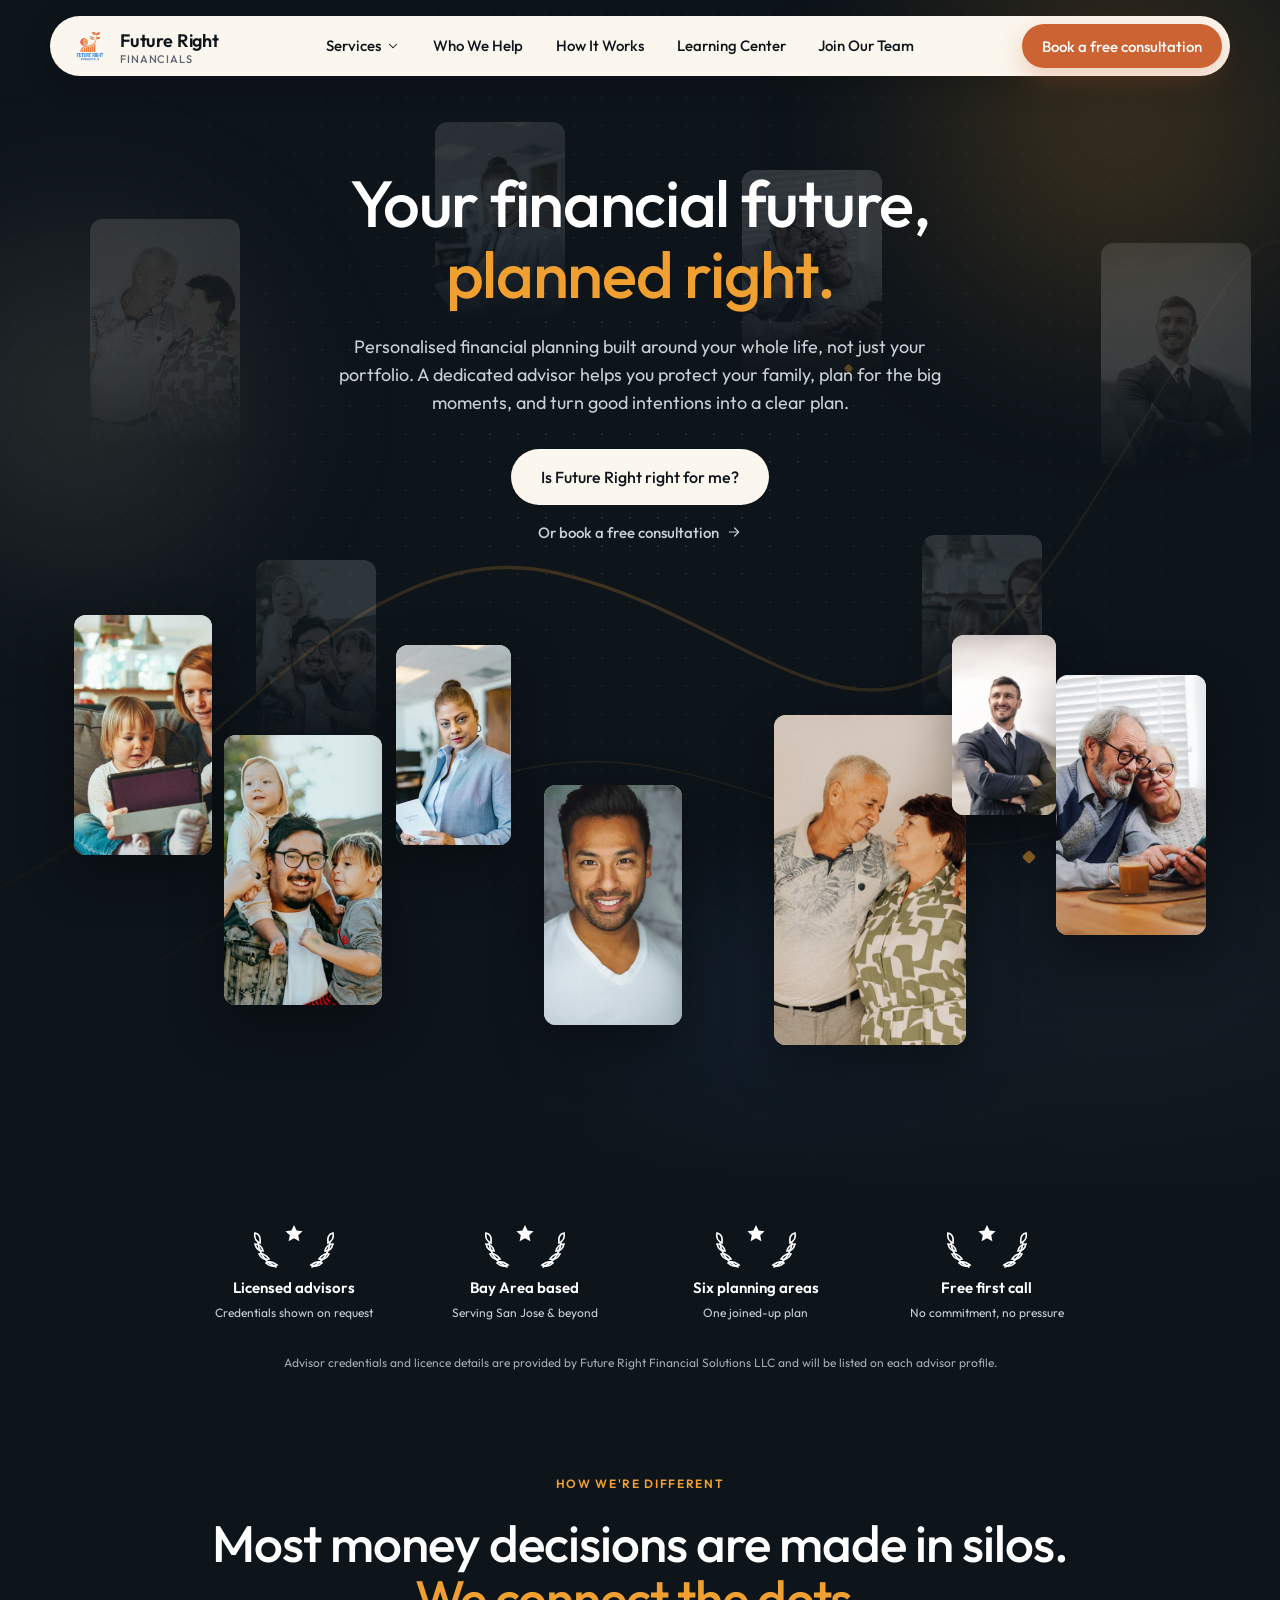
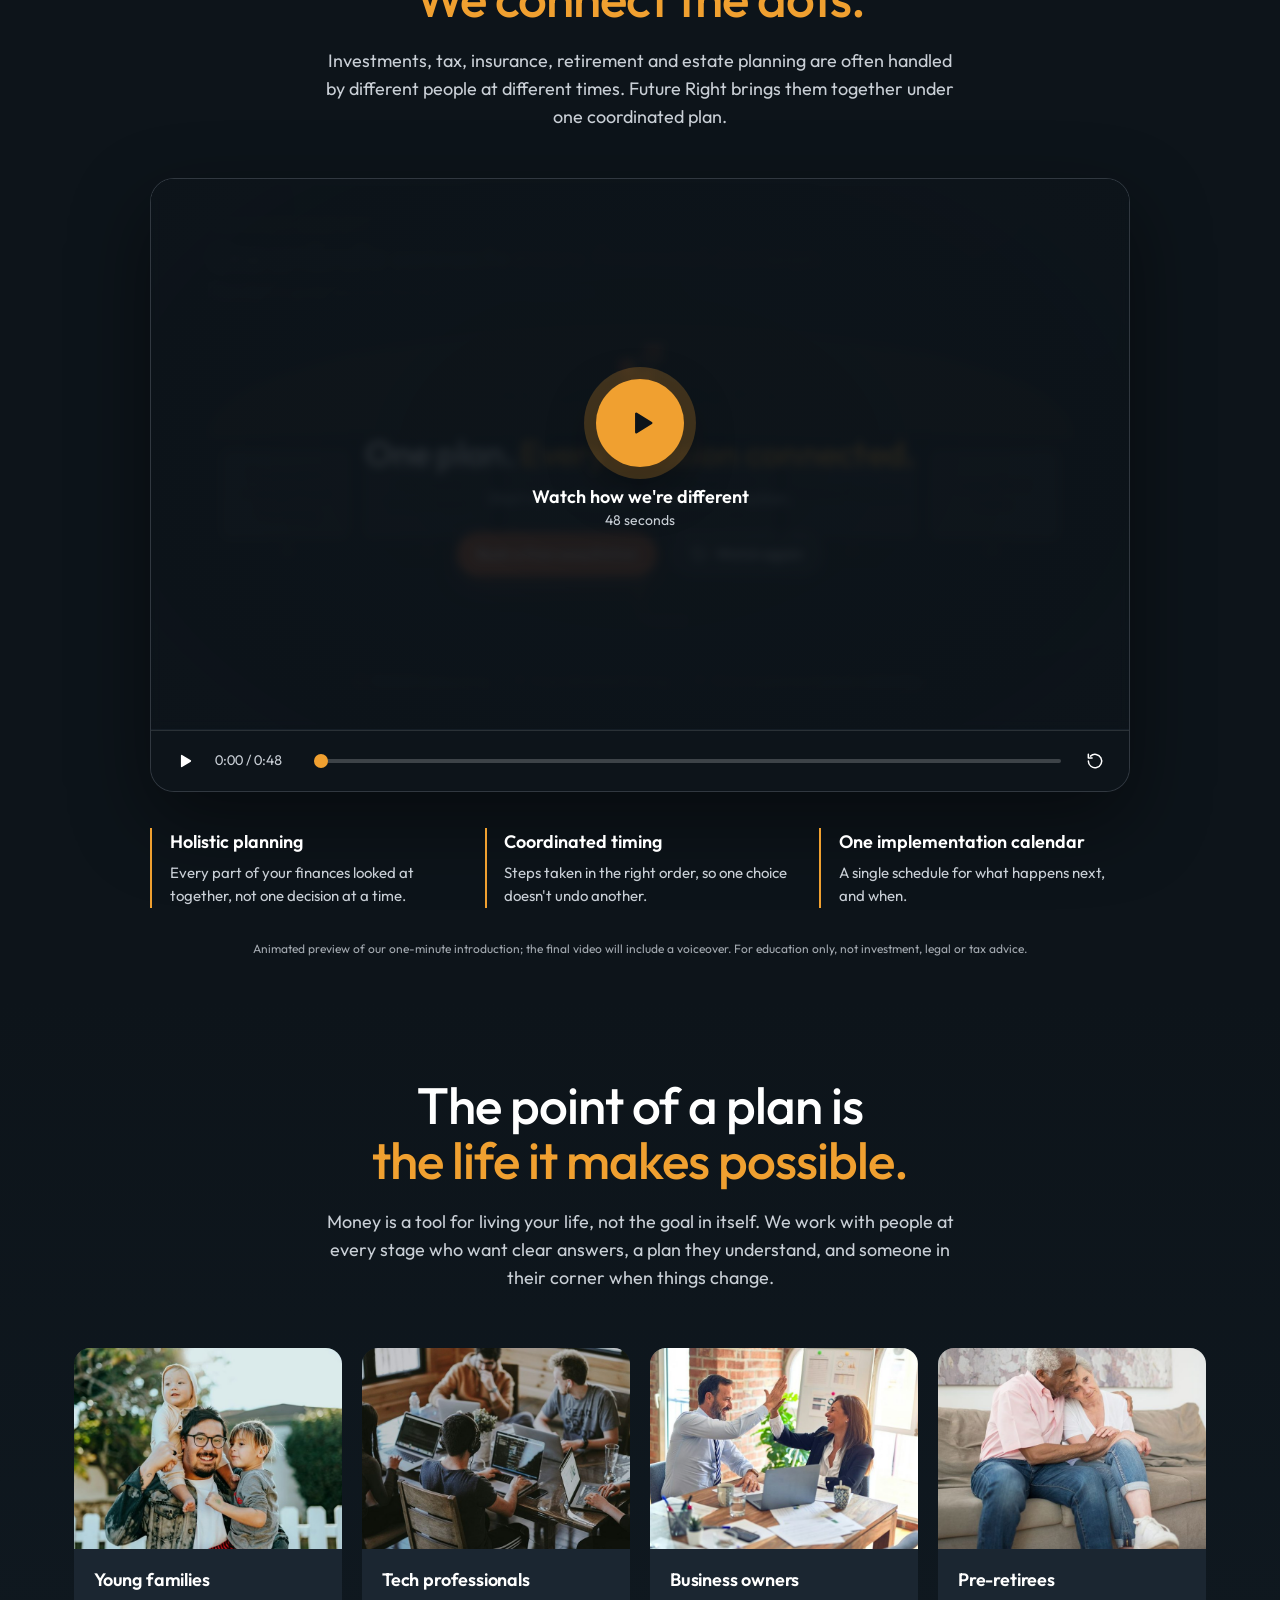
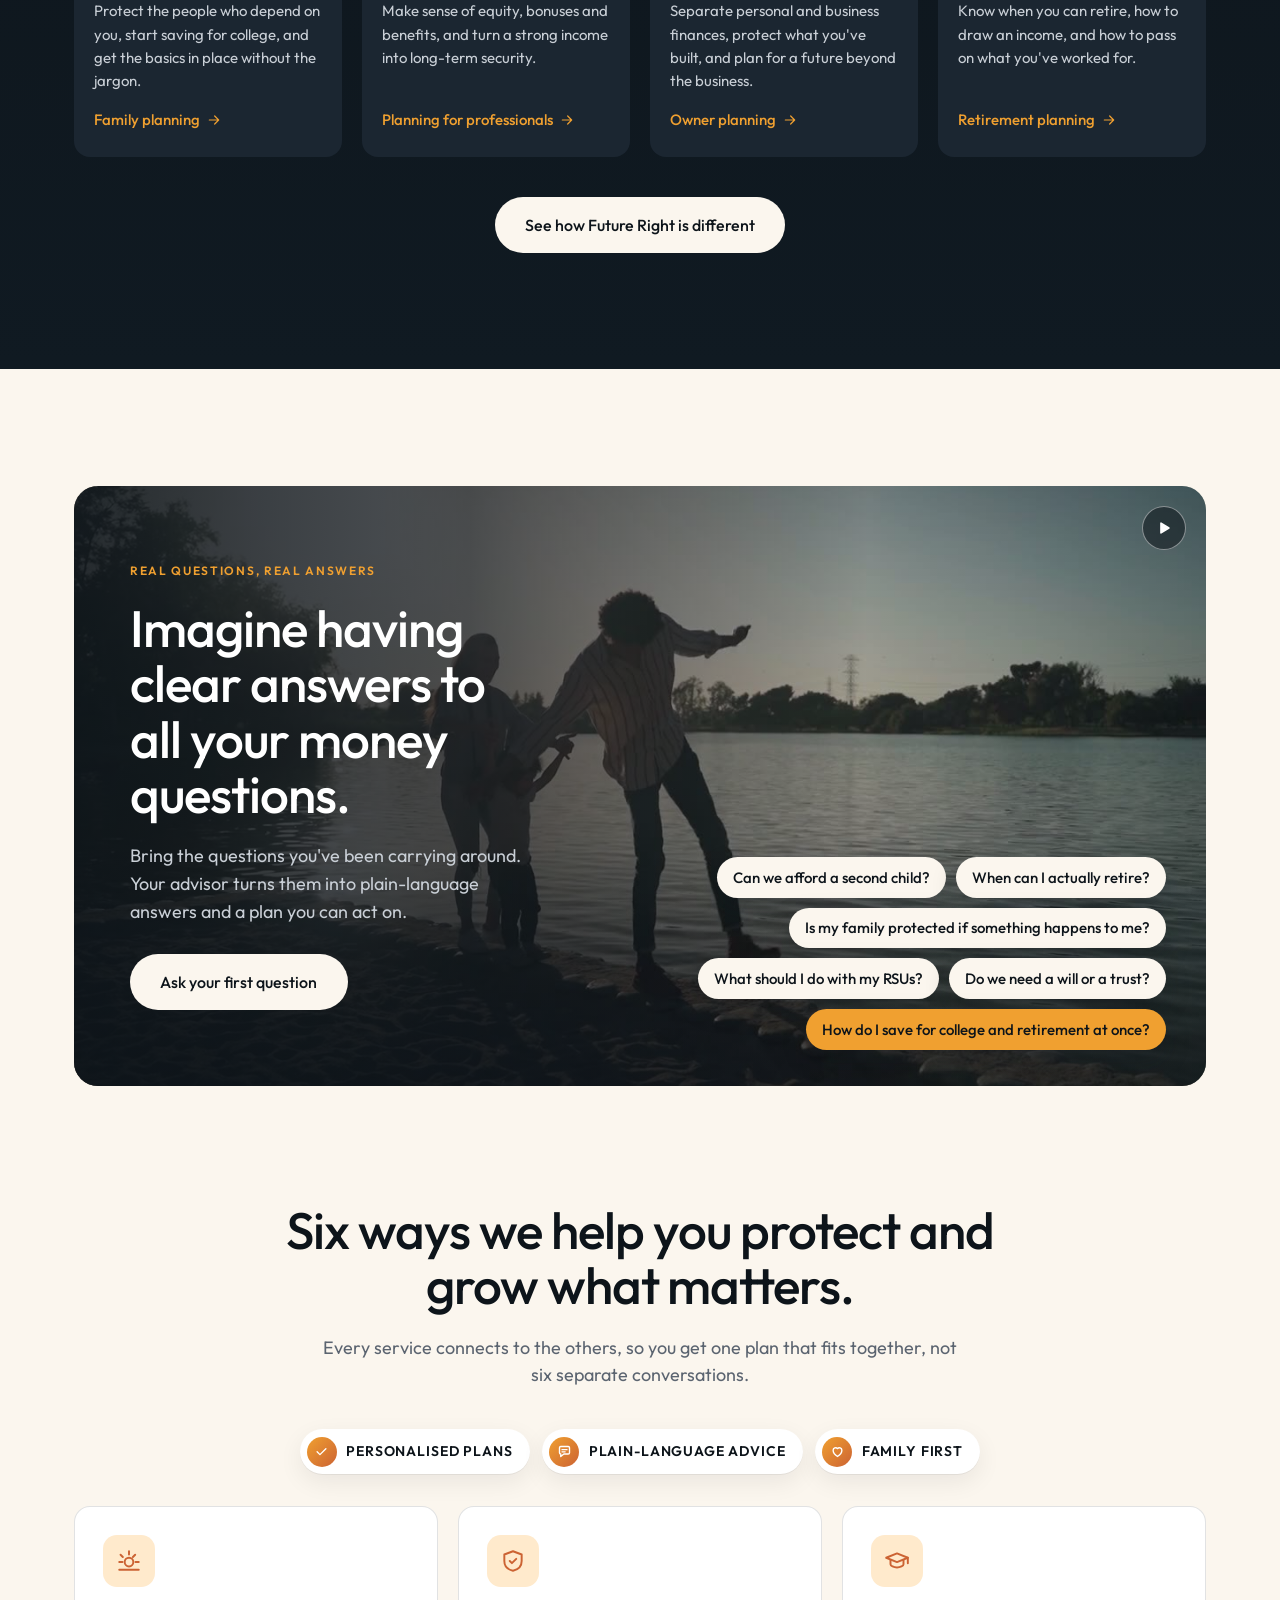
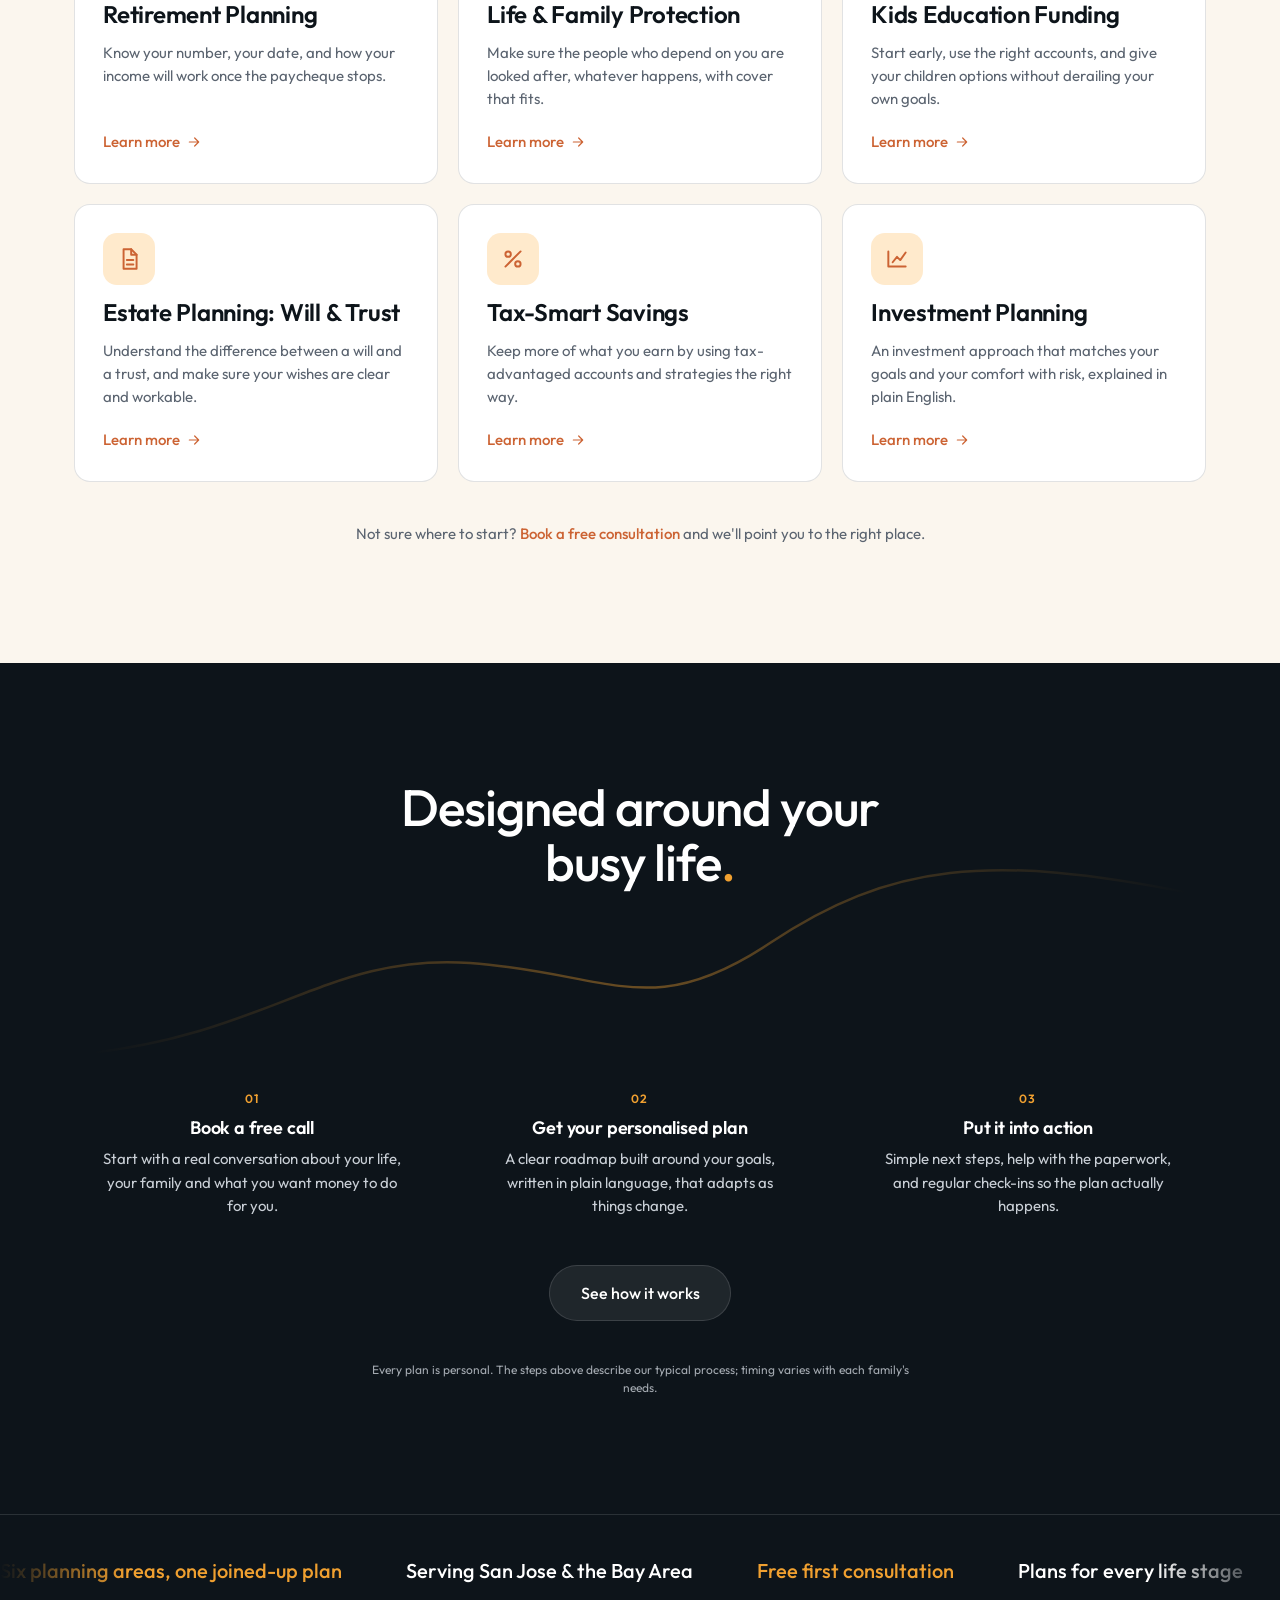
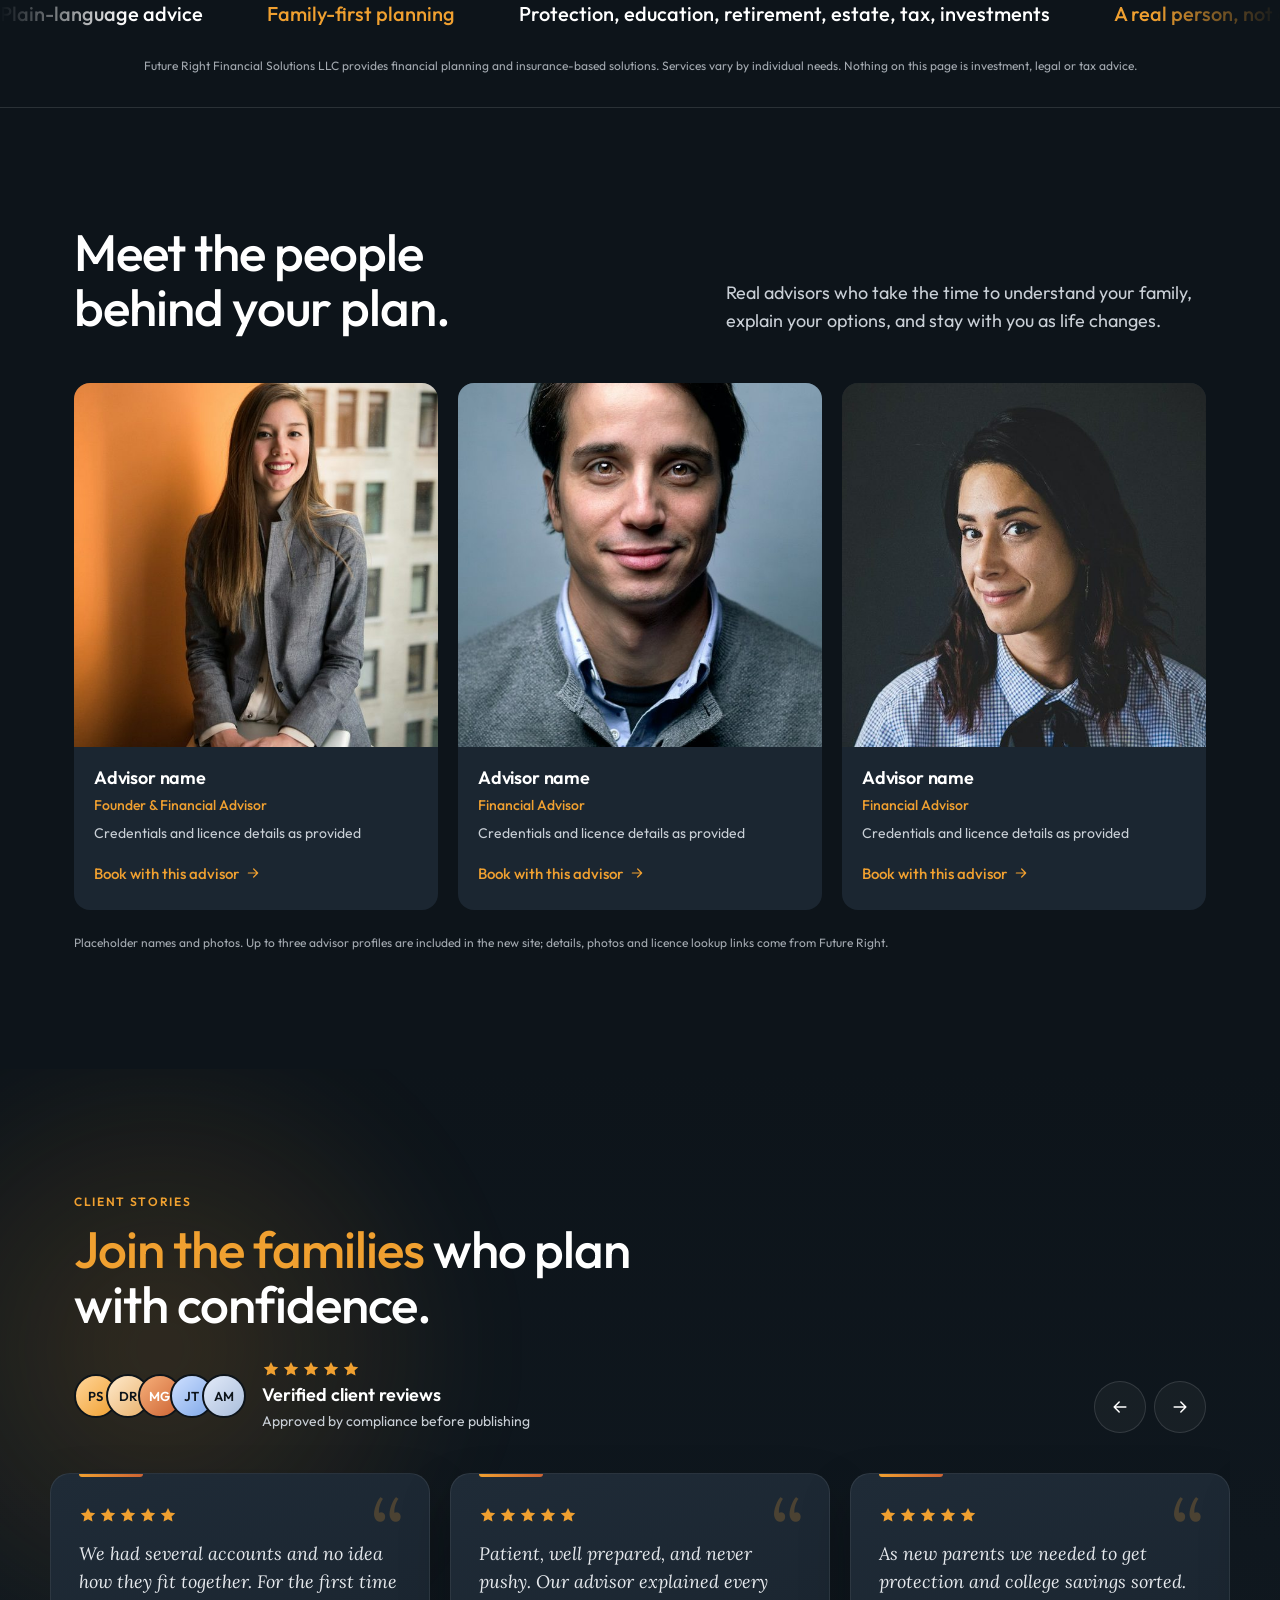
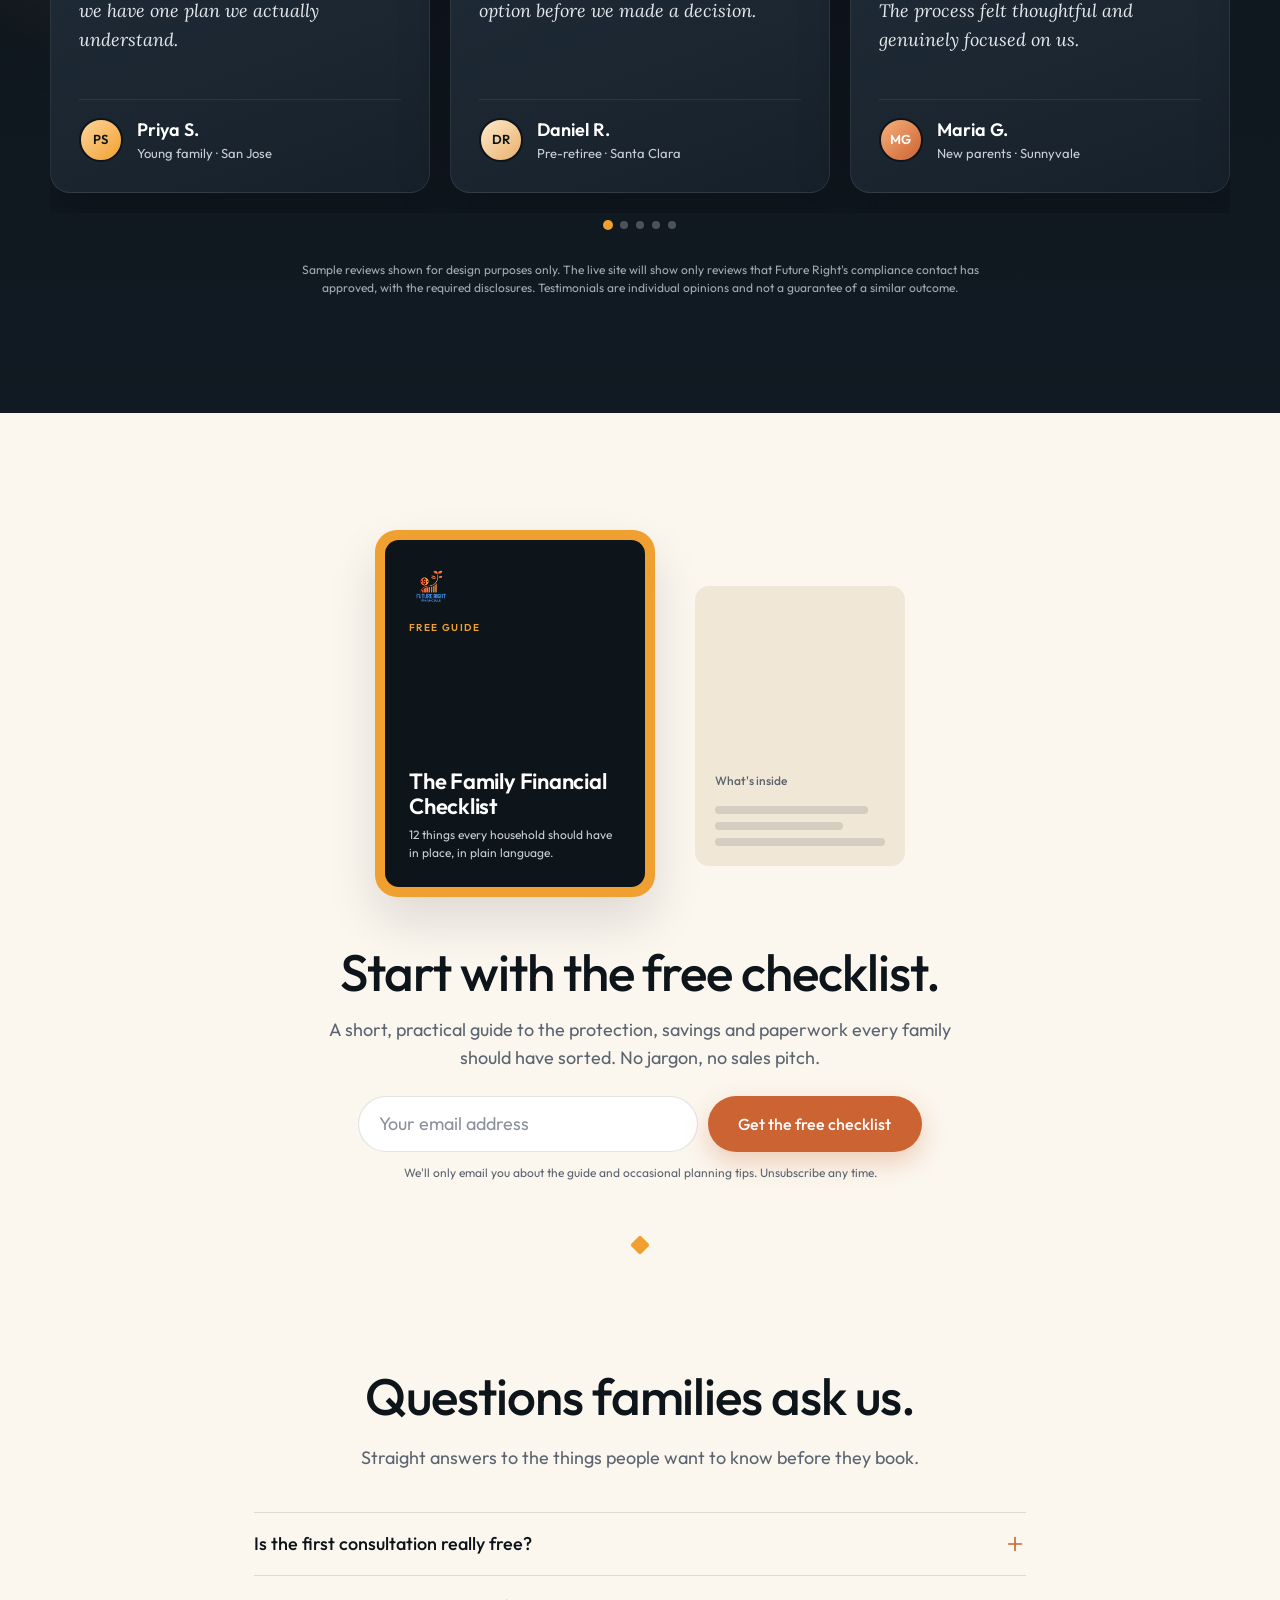
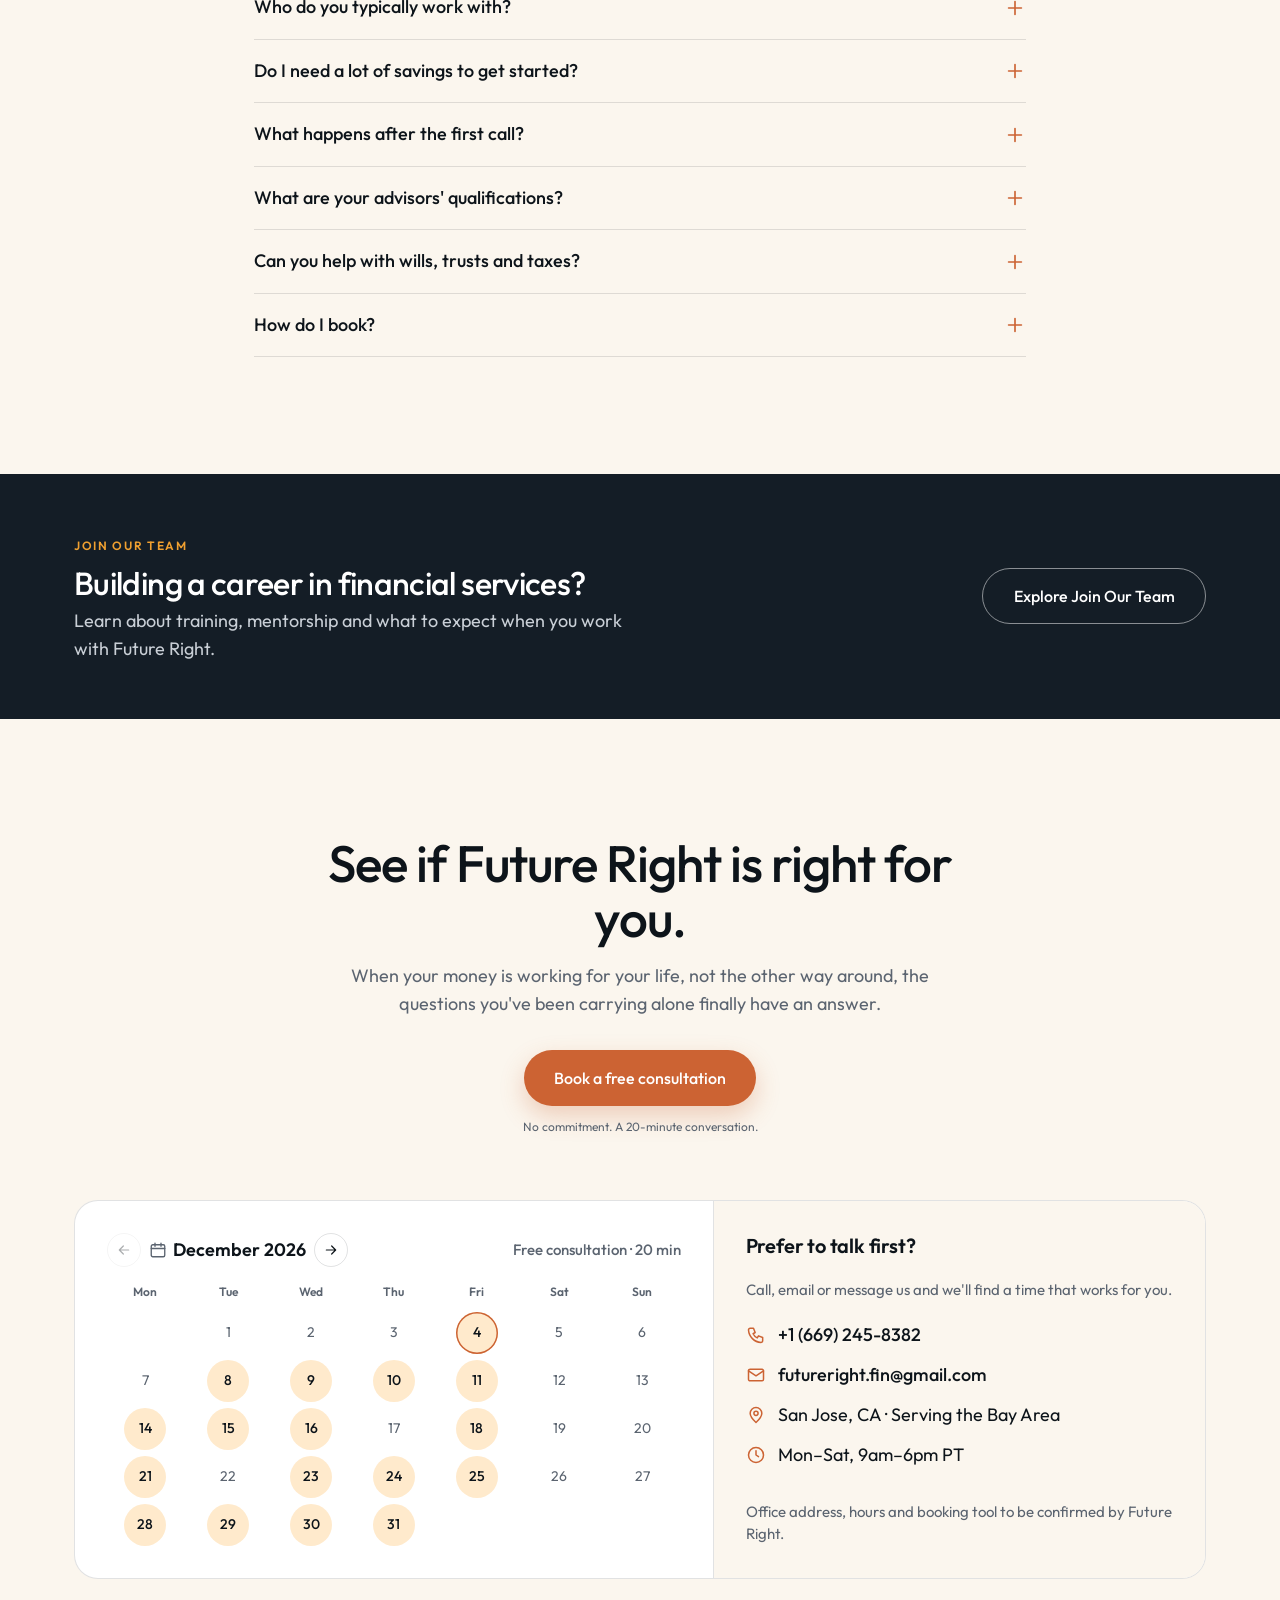
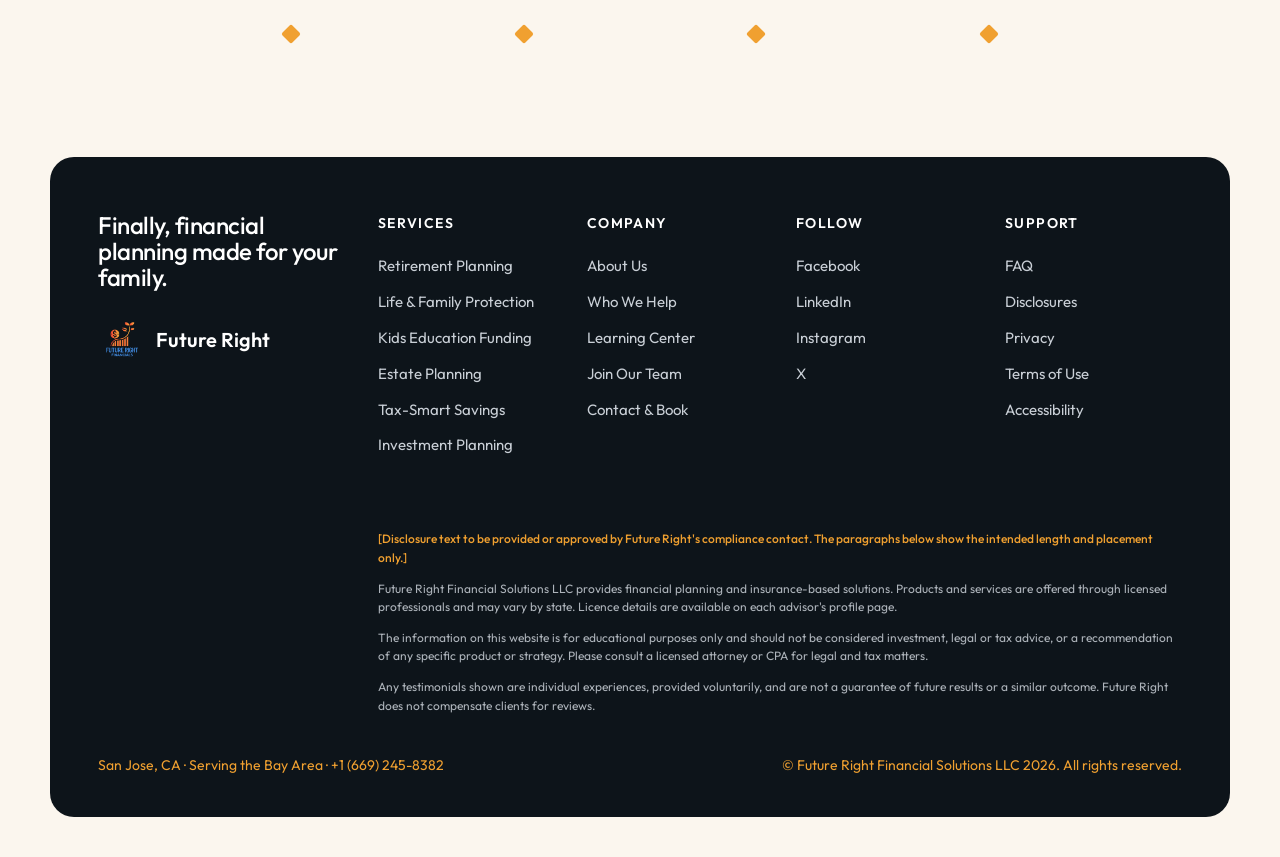
<file: designs/v3/home/index.html>
<!doctype html>
<html lang="en">
<head>
  <meta charset="utf-8">
  <meta name="viewport" content="width=device-width, initial-scale=1">
  <title>Future Right — Financial planning for your whole life | Home v3</title>
  <meta name="description" content="Design mockup, Home page v3. Future Right Financial Solutions: personalised financial planning for families, professionals and pre-retirees in San Jose and the Bay Area.">
  <link rel="preconnect" href="https://fonts.googleapis.com">
  <link rel="preconnect" href="https://fonts.gstatic.com" crossorigin>
  <link href="https://fonts.googleapis.com/css2?family=Outfit:wght@400;500;600&family=Lora:ital,wght@1,400&display=swap" rel="stylesheet">
  <link rel="stylesheet" href="styles.css">
  <link rel="icon" href="img/logo.png" type="image/png">
</head>
<body>

<!-- Icon sprite (inline so the page works offline) -->
<svg xmlns="http://www.w3.org/2000/svg" style="display:none" aria-hidden="true">
  <symbol id="i-menu" viewBox="0 0 24 24"><path d="M4 7h16M4 12h16M4 17h16"/></symbol>
  <symbol id="i-close" viewBox="0 0 24 24"><path d="M6 6l12 12M18 6L6 18"/></symbol>
  <symbol id="i-chevron" viewBox="0 0 24 24"><path d="M6 9l6 6 6-6"/></symbol>
  <symbol id="i-arrow" viewBox="0 0 24 24"><path d="M5 12h14M13 6l6 6-6 6"/></symbol>
  <symbol id="i-arrow-left" viewBox="0 0 24 24"><path d="M19 12H5M11 6l-6 6 6 6"/></symbol>
  <symbol id="i-plus" viewBox="0 0 24 24"><path d="M12 5v14M5 12h14"/></symbol>
  <symbol id="i-phone" viewBox="0 0 24 24"><path d="M5 4h4l2 5-2.5 1.5a11 11 0 0 0 5 5L15 13l5 2v4a2 2 0 0 1-2 2A16 16 0 0 1 3 6a2 2 0 0 1 2-2z"/></symbol>
  <symbol id="i-mail" viewBox="0 0 24 24"><rect x="3" y="5" width="18" height="14" rx="2"/><path d="M3 7l9 6 9-6"/></symbol>
  <symbol id="i-pin" viewBox="0 0 24 24"><path d="M12 21s-7-6.2-7-11a7 7 0 0 1 14 0c0 4.8-7 11-7 11z"/><circle cx="12" cy="10" r="2.5"/></symbol>
  <symbol id="i-clock" viewBox="0 0 24 24"><circle cx="12" cy="12" r="9"/><path d="M12 7v5l3 2"/></symbol>
  <symbol id="i-calendar" viewBox="0 0 24 24"><rect x="3" y="5" width="18" height="16" rx="2"/><path d="M3 10h18M8 3v4M16 3v4"/></symbol>
  <symbol id="i-star" viewBox="0 0 24 24"><path d="M12 2.5l2.9 6.2 6.8.8-5 4.6 1.3 6.7L12 17.5l-6 3.3 1.3-6.7-5-4.6 6.8-.8z"/></symbol>
  <symbol id="i-sun" viewBox="0 0 24 24"><circle cx="12" cy="13" r="4"/><path d="M12 3v3M4.2 6.2l2.1 2.1M3 13h3M18 13h3M17.7 6.2l-2.1 2.1M3 20h18"/></symbol>
  <symbol id="i-shield" viewBox="0 0 24 24"><path d="M12 3l8 3v6c0 5-3.5 8-8 9-4.5-1-8-4-8-9V6z"/><path d="M9 12l2 2 4-4"/></symbol>
  <symbol id="i-cap" viewBox="0 0 24 24"><path d="M2 9l10-4 10 4-10 4z"/><path d="M6 11v4c0 1.5 3 3 6 3s6-1.5 6-3v-4M22 9v5"/></symbol>
  <symbol id="i-doc" viewBox="0 0 24 24"><path d="M7 3h7l5 5v13H7z"/><path d="M14 3v5h5M10 13h6M10 17h6"/></symbol>
  <symbol id="i-percent" viewBox="0 0 24 24"><path d="M5 19L19 5"/><circle cx="7.5" cy="7.5" r="2.5"/><circle cx="16.5" cy="16.5" r="2.5"/></symbol>
  <symbol id="i-chart" viewBox="0 0 24 24"><path d="M4 19V5M4 19h16"/><path d="M8 15l4-5 3 3 5-7"/></symbol>
  <symbol id="i-check" viewBox="0 0 24 24"><path d="M5 12.5l4.5 4.5L19 7.5"/></symbol>
  <symbol id="i-chat" viewBox="0 0 24 24"><path d="M4 6a2 2 0 0 1 2-2h12a2 2 0 0 1 2 2v8a2 2 0 0 1-2 2h-7l-5 4v-4H6a2 2 0 0 1-2-2z"/><path d="M8 9h8M8 12.5h5"/></symbol>
  <symbol id="i-play" viewBox="0 0 24 24"><path d="M8 5.5v13l10.5-6.5z"/></symbol>
  <symbol id="i-pause" viewBox="0 0 24 24"><path d="M8.5 5.5v13M15.5 5.5v13"/></symbol>
  <symbol id="i-replay" viewBox="0 0 24 24"><path d="M4 12a8 8 0 1 0 2.6-5.9"/><path d="M4 4v4.5h4.5"/></symbol>
  <symbol id="i-heart" viewBox="0 0 24 24"><path d="M12 20s-7-4.4-7-10a4 4 0 0 1 7-2.6A4 4 0 0 1 19 10c0 5.6-7 10-7 10z"/></symbol>
  <symbol id="i-laurel" viewBox="0 0 96 56">
    <g fill="none" stroke="currentColor" stroke-width="1.6" stroke-linecap="round">
      <path d="M30 50c-9-4-16-12-18-24"/><path d="M66 50c9-4 16-12 18-24"/>
      <path d="M14 26c-4-2-6-6-5-10 4 1 6 4 5 10zM17 34c-4 0-7-3-8-7 4 0 7 3 8 7zM23 42c-4 1-8-1-10-5 4-1 7 1 10 5zM31 48c-4 2-8 1-11-2 3-2 7-1 11 2z"/>
      <path d="M82 26c4-2 6-6 5-10-4 1-6 4-5 10zM79 34c4 0 7-3 8-7-4 0-7 3-8 7zM73 42c4 1 8-1 10-5-4-1-7 1-10 5zM65 48c4 2 8 1 11-2-3-2-7-1-11 2z"/>
    </g>
    <path fill="currentColor" d="M48 8l2.6 5.5 6 .7-4.4 4.1 1.2 5.9L48 21.3l-5.4 2.9 1.2-5.9-4.4-4.1 6-.7z"/>
  </symbol>
</svg>

<!-- ============================ NAV ============================ -->
<header class="nav" id="nav">
  <div class="nav__pill">
    <a class="nav__brand" href="index.html" aria-label="Future Right Financials, home">
      <img src="img/logo.png" alt="">
      <span>Future Right<small>Financials</small></span>
    </a>

    <div class="nav__backdrop" id="nav-backdrop" aria-hidden="true"></div>
    <nav class="nav__menu" id="nav-menu" aria-label="Primary">
      <div class="nav__drawer-head">
        <span class="nav__drawer-brand"><img src="img/logo.png" alt="">Future Right</span>
        <button class="nav__drawer-close" type="button" id="nav-close" aria-label="Close menu"><svg class="icon" aria-hidden="true"><use href="#i-close"/></svg></button>
      </div>
      <span class="nav__drawer-eyebrow eyebrow">Menu</span>
      <div class="nav__dropdown">
        <button class="nav__link" type="button" aria-expanded="false" aria-controls="services-menu">
          Services <svg class="icon" aria-hidden="true"><use href="#i-chevron"/></svg>
        </button>
        <div class="nav__dropdown-panel" id="services-menu">
          <a href="#services">Retirement Planning</a>
          <a href="#services">Life &amp; Family Protection</a>
          <a href="#services">Kids Education Funding</a>
          <a href="#services">Estate Planning: Will &amp; Trust</a>
          <a href="#services">Tax-Smart Savings</a>
          <a href="#services">Investment Planning</a>
        </div>
      </div>
      <a href="#who-we-help">Who We Help</a>
      <a href="#how-it-works">How It Works</a>
      <a href="#faq">Learning Center</a>
      <a href="#join">Join Our Team</a>
      <div class="nav__drawer-foot">
        <a class="btn btn--cta" href="#book">Book a free consultation</a>
        <a class="nav__drawer-contact" href="tel:+16692458382"><svg class="icon" aria-hidden="true"><use href="#i-phone"/></svg>+1 (669) 245-8382</a>
        <a class="nav__drawer-contact" href="mailto:futureright.fin@gmail.com"><svg class="icon" aria-hidden="true"><use href="#i-mail"/></svg>futureright.fin@gmail.com</a>
        <span class="nav__drawer-meta">San Jose, CA · Serving the Bay Area</span>
      </div>
    </nav>

    <div class="nav__actions">
      <a class="btn btn--cta btn--sm" href="#book">Book a free consultation</a>
      <button class="nav__toggle" type="button" aria-expanded="false" aria-controls="nav-menu" aria-label="Open menu">
        <svg class="icon icon--menu" aria-hidden="true"><use href="#i-menu"/></svg>
        <svg class="icon icon--close" aria-hidden="true"><use href="#i-close"/></svg>
      </button>
    </div>
  </div>
</header>

<main>

<!-- ============================ HERO ============================ -->
<section class="hero section--dark" id="top" aria-labelledby="hero-title">
  <!-- Decorative background layer: glows, dot grid, faint curve and faded photo ghosts. Pointer-events off. -->
  <div class="hero__bg" aria-hidden="true">
    <span class="hero__glow hero__glow--orange"></span>
    <span class="hero__glow hero__glow--cream"></span>
    <span class="hero__glow hero__glow--blue"></span>
    <span class="hero__dots"></span>
    <svg class="hero__curve" viewBox="0 0 1600 700" preserveAspectRatio="none">
      <defs>
        <linearGradient id="hero-curve-grad" x1="0" x2="1">
          <stop offset="0" stop-color="#f0a030" stop-opacity="0"/>
          <stop offset="0.45" stop-color="#f0a030" stop-opacity="0.22"/>
          <stop offset="1" stop-color="#f0a030" stop-opacity="0"/>
        </linearGradient>
      </defs>
      <path d="M-50 520 C 250 470, 420 300, 700 330 S 1100 480, 1350 300 S 1550 120, 1700 160" fill="none" stroke="url(#hero-curve-grad)" stroke-width="2"/>
      <path d="M-50 600 C 300 560, 500 420, 800 440 S 1200 560, 1700 380" fill="none" stroke="url(#hero-curve-grad)" stroke-width="1" opacity="0.4"/>
    </svg>
    <span class="hero__ghost hero__ghost--1"><img src="img/hero-5.jpg" alt=""></span>
    <span class="hero__ghost hero__ghost--2"><img src="img/hero-2.jpg" alt=""></span>
    <span class="hero__ghost hero__ghost--3"><img src="img/hero-3.jpg" alt=""></span>
    <span class="hero__ghost hero__ghost--4"><img src="img/hero-7.jpg" alt=""></span>
    <span class="hero__ghost hero__ghost--5"><img src="img/hero-1.jpg" alt=""></span>
    <span class="hero__ghost hero__ghost--6"><img src="img/hero-6.jpg" alt=""></span>
    <span class="hero__diamond hero__diamond--1"></span>
    <span class="hero__diamond hero__diamond--2"></span>
    <span class="hero__diamond hero__diamond--3"></span>
  </div>

  <div class="container">
    <div class="hero__inner">
      <h1 id="hero-title">Your financial future,<br><span class="accent">planned right.</span></h1>
      <p class="lead">Personalised financial planning built around your whole life, not just your portfolio. A dedicated advisor helps you protect your family, plan for the big moments, and turn good intentions into a clear plan.</p>
      <div class="hero__cta">
        <a class="btn btn--light" href="#who-we-help">Is Future Right right for me?</a>
        <a class="link" href="#book">Or book a free consultation <svg class="icon" aria-hidden="true"><use href="#i-arrow"/></svg></a>
      </div>
    </div>

    <!-- PLACEHOLDER PHOTOS: licensed stock stand-ins (young families, an individual, business executives, older couples).
         Replace with Future Right client-approved photography. -->
    <div class="hero__collage" aria-hidden="true">
      <div class="hero__tile hero__tile--1"><img src="img/hero-1.jpg" alt="" loading="eager"></div>
      <div class="hero__tile hero__tile--2"><img src="img/hero-2.jpg" alt=""></div>
      <div class="hero__tile hero__tile--3"><img src="img/hero-3.jpg" alt=""></div>
      <div class="hero__tile hero__tile--4"><img src="img/hero-4.jpg" alt=""></div>
      <div class="hero__tile hero__tile--5"><img src="img/hero-5.jpg" alt=""></div>
      <div class="hero__tile hero__tile--6"><img src="img/hero-6.jpg" alt=""></div>
      <div class="hero__tile hero__tile--7"><img src="img/hero-7.jpg" alt=""></div>
    </div>
  </div>
</section>

<!-- ============================ TRUST STRIP ============================ -->
<!-- PLACEHOLDER CLAIMS: neutral until credentials, licences and review counts are supplied by the client. -->
<section class="trust section--dark" aria-label="Why families choose Future Right">
  <div class="container">
    <div class="trust__row">
      <div class="trust__badge">
        <svg class="trust__laurel" aria-hidden="true"><use href="#i-laurel"/></svg>
        <strong>Licensed advisors</strong><span>Credentials shown on request</span>
      </div>
      <div class="trust__badge">
        <svg class="trust__laurel" aria-hidden="true"><use href="#i-laurel"/></svg>
        <strong>Bay Area based</strong><span>Serving San Jose &amp; beyond</span>
      </div>
      <div class="trust__badge">
        <svg class="trust__laurel" aria-hidden="true"><use href="#i-laurel"/></svg>
        <strong>Six planning areas</strong><span>One joined-up plan</span>
      </div>
      <div class="trust__badge">
        <svg class="trust__laurel" aria-hidden="true"><use href="#i-laurel"/></svg>
        <strong>Free first call</strong><span>No commitment, no pressure</span>
      </div>
    </div>
    <p class="micro">Advisor credentials and licence details are provided by Future Right Financial Solutions LLC and will be listed on each advisor profile.</p>
  </div>
</section>

<!-- ============================ HOW WE'RE DIFFERENT (VIDEO) ============================ -->
<!-- PLACEHOLDER VIDEO: animated preview built from the two slides Future Right supplied. The final one-minute video
     (voiceover, export) replaces it. Area names are the client's; "Retirement Planning" is shown without "Risk Free". -->
<section class="difference section--dark" id="difference" aria-labelledby="difference-title">
  <div class="container">
    <div class="center stack">
      <span class="eyebrow">How we're different</span>
      <h2 id="difference-title">Most money decisions are made in silos.<br><span class="accent">We connect the dots.</span></h2>
      <p class="lead">Investments, tax, insurance, retirement and estate planning are often handled by different people at different times. Future Right brings them together under one coordinated plan.</p>
    </div>

    <div class="explainer" id="explainer">
      <div class="explainer__stage" id="explainer-stage">
        <div class="ex-scenes" aria-hidden="true">

          <!-- Scene 1: separate silos -->
          <div class="ex-scene ex-scene--a">
            <div class="ex-head">
              <span class="ex-eyebrow ex-in" style="--d:0.3s">The usual way</span>
              <p class="ex-title ex-in" style="--d:0.6s">Financial decisions often begin in <span class="accent">separate silos</span></p>
              <p class="ex-sub ex-in" style="--d:2.2s">Each decision may look reasonable alone, yet still create conflicts elsewhere</p>
            </div>
            <div class="ex-silos">
              <div class="ex-silo ex-in" style="--d:5s"><b>Investments</b><span>Portfolio decisions</span></div>
              <div class="ex-silo ex-in" style="--d:6.5s"><b>Tax</b><span>Annual filing and deductions</span></div>
              <div class="ex-silo ex-in" style="--d:8s"><b>Insurance</b><span>Protection and income risks</span></div>
              <div class="ex-silo ex-in" style="--d:9.5s"><b>Retirement</b><span>Savings and distribution choices</span></div>
              <div class="ex-silo ex-in" style="--d:11s"><b>Estate</b><span>Ownership and legacy documents</span></div>
            </div>
            <div class="ex-bus"><i class="ex-bus__line"></i><i class="ex-bus__drop"></i></div>
            <p class="ex-box ex-pop" style="--d:14.5s">Separate advice <span>·</span> Separate timing</p>
            <div class="ex-cost">
              <span class="ex-eyebrow ex-in" style="--d:17.2s">The hidden cost</span>
              <div class="ex-chips">
                <span class="ex-in" style="--d:18s">Missed coordination</span>
                <span class="ex-in" style="--d:19.2s">Significant time spent</span>
                <span class="ex-in" style="--d:20.4s">Avoidable taxes</span>
                <span class="ex-in" style="--d:21.6s">Unmanaged risk</span>
                <span class="ex-in" style="--d:22.8s">Plans that compete for the same dollar</span>
              </div>
            </div>
          </div>

          <!-- Scene 2: one umbrella -->
          <div class="ex-scene ex-scene--b">
            <div class="ex-head">
              <span class="ex-eyebrow ex-in" style="--d:26s">The Future Right way</span>
              <p class="ex-title ex-in" style="--d:26.3s">One umbrella connects <span class="accent">every financial decision</span></p>
              <p class="ex-sub ex-in" style="--d:27.6s">The client's goals become the shared point of reference</p>
            </div>
            <div class="ex-umbrella">
              <div class="ex-canopy"><span>One coordinated plan</span></div>
              <div class="ex-band">
                <div class="ex-areas">
                  <div class="ex-area ex-drop" style="--d:30.2s">Financial &amp; College Fund Planning</div>
                  <div class="ex-area ex-drop" style="--d:31.1s">Alternate Investment</div>
                  <div class="ex-area ex-drop" style="--d:32s">Tax Strategy</div>
                  <div class="ex-area ex-drop" style="--d:32.9s">Retirement Planning</div>
                  <div class="ex-area ex-drop" style="--d:33.8s">Estate Planning</div>
                  <div class="ex-area ex-drop" style="--d:34.7s">Long-Term Care</div>
                </div>
                <div class="ex-link">
                  <i class="ex-pop" style="--d:36s"></i><i class="ex-pop" style="--d:36.3s"></i><i class="ex-pop" style="--d:36.6s"></i><i class="ex-pop" style="--d:36.9s"></i><i class="ex-pop" style="--d:37.2s"></i><i class="ex-pop" style="--d:37.5s"></i>
                </div>
              </div>
              <div class="ex-handle"></div>
            </div>
            <div class="ex-points">
              <span class="ex-in" style="--d:39.4s">Holistic planning</span>
              <span class="ex-in" style="--d:40.2s">Coordinated timing</span>
              <span class="ex-in" style="--d:41s">One implementation calendar</span>
            </div>
          </div>

          <div class="ex-veil"></div>
        </div>

        <!-- End card -->
        <div class="ex-end">
          <img src="img/logo.png" alt="">
          <p class="ex-end__title">One plan. <span class="accent">Every decision connected.</span></p>
          <p class="ex-end__sub">Start with a free 20-minute conversation.</p>
          <div class="ex-end__actions">
            <a class="btn btn--cta btn--sm" href="#book">Book a free consultation</a>
            <button class="btn btn--ghost btn--sm" type="button" data-explainer="replay"><svg class="icon" aria-hidden="true"><use href="#i-replay"/></svg>Watch again</button>
          </div>
        </div>

        <button class="explainer__poster" type="button" data-explainer="start" aria-label="Play video: how Future Right is different, 48 seconds">
          <span class="explainer__play"><svg class="icon" aria-hidden="true"><use href="#i-play"/></svg></span>
          <span class="explainer__poster-text"><strong>Watch how we're different</strong><span>48 seconds</span></span>
        </button>
      </div>

      <div class="explainer__bar">
        <button class="explainer__btn" type="button" data-explainer="toggle" aria-label="Play">
          <svg class="icon explainer__icon-play" aria-hidden="true"><use href="#i-play"/></svg>
          <svg class="icon explainer__icon-pause" aria-hidden="true"><use href="#i-pause"/></svg>
        </button>
        <span class="explainer__time" id="explainer-time">0:00 / 0:48</span>
        <input class="explainer__seek" id="explainer-seek" type="range" min="0" max="48" step="0.1" value="0" aria-label="Video progress">
        <button class="explainer__btn" type="button" data-explainer="replay" aria-label="Play from the start">
          <svg class="icon" aria-hidden="true"><use href="#i-replay"/></svg>
        </button>
      </div>

      <p class="sr-only">Video summary. Financial decisions often begin in separate silos: investments, tax, insurance, retirement and estate planning each get separate advice at separate times. The hidden cost is missed coordination, significant time spent, avoidable taxes, unmanaged risk, and plans that compete for the same dollar. Future Right brings every decision under one umbrella, one coordinated plan covering financial and college fund planning, alternate investment, tax strategy, retirement planning, estate planning and long-term care, with your goals as the shared point of reference. Holistic planning, coordinated timing, one implementation calendar.</p>
    </div>

    <ul class="difference__points">
      <li><strong>Holistic planning</strong><span>Every part of your finances looked at together, not one decision at a time.</span></li>
      <li><strong>Coordinated timing</strong><span>Steps taken in the right order, so one choice doesn't undo another.</span></li>
      <li><strong>One implementation calendar</strong><span>A single schedule for what happens next, and when.</span></li>
    </ul>
    <p class="micro">Animated preview of our one-minute introduction; the final video will include a voiceover. For education only, not investment, legal or tax advice.</p>
  </div>
</section>

<!-- ============================ WHO WE HELP ============================ -->
<section class="who section section--dark" id="who-we-help" aria-labelledby="who-title">
  <div class="container">
    <div class="center stack">
      <h2 id="who-title">The point of a plan is<br><span class="accent">the life it makes possible.</span></h2>
      <p class="lead">Money is a tool for living your life, not the goal in itself. We work with people at every stage who want clear answers, a plan they understand, and someone in their corner when things change.</p>
    </div>

    <div class="who__grid">
      <article class="who__card">
        <img src="img/audience-families.jpg" alt="A parent laughing while carrying two young children on their shoulders">
        <div class="who__body">
          <h3>Young families</h3>
          <p>Protect the people who depend on you, start saving for college, and get the basics in place without the jargon.</p>
          <a class="link link--accent" href="#services">Family planning <svg class="icon" aria-hidden="true"><use href="#i-arrow"/></svg></a>
        </div>
      </article>
      <article class="who__card">
        <img src="img/audience-professionals.jpg" alt="A group of professionals working together on laptops">
        <div class="who__body">
          <h3>Tech professionals</h3>
          <p>Make sense of equity, bonuses and benefits, and turn a strong income into long-term security.</p>
          <a class="link link--accent" href="#services">Planning for professionals <svg class="icon" aria-hidden="true"><use href="#i-arrow"/></svg></a>
        </div>
      </article>
      <article class="who__card">
        <img src="img/audience-business.jpg" alt="Two business partners celebrating at a desk">
        <div class="who__body">
          <h3>Business owners</h3>
          <p>Separate personal and business finances, protect what you've built, and plan for a future beyond the business.</p>
          <a class="link link--accent" href="#services">Owner planning <svg class="icon" aria-hidden="true"><use href="#i-arrow"/></svg></a>
        </div>
      </article>
      <article class="who__card">
        <img src="img/audience-preretirees.jpg" alt="An older couple sitting close together on a sofa at home">
        <div class="who__body">
          <h3>Pre-retirees</h3>
          <p>Know when you can retire, how to draw an income, and how to pass on what you've worked for.</p>
          <a class="link link--accent" href="#services">Retirement planning <svg class="icon" aria-hidden="true"><use href="#i-arrow"/></svg></a>
        </div>
      </article>
    </div>

    <div class="who__cta">
      <a class="btn btn--light" href="#difference">See how Future Right is different</a>
    </div>
  </div>
</section>

<!-- ============================ ANSWERS VIDEO CARD ============================ -->
<!-- PLACEHOLDER VIDEO: licensed stock footage (Pexels). Replace with client-approved footage if supplied. -->
<section class="answers section--light" aria-labelledby="answers-title">
  <div class="container">
    <div class="answers__card">
      <video class="answers__video js-bg-video" id="answers-video" muted loop playsinline preload="metadata" poster="video/begin-poster.jpg" aria-hidden="true" tabindex="-1">
        <source src="video/begin.mp4" type="video/mp4">
      </video>
      <div class="answers__content">
        <span class="eyebrow">Real questions, real answers</span>
        <h2 id="answers-title">Imagine having clear answers to all your money questions.</h2>
        <p>Bring the questions you've been carrying around. Your advisor turns them into plain-language answers and a plan you can act on.</p>
        <a class="btn btn--light" href="#book">Ask your first question</a>
      </div>
      <ul class="answers__questions" aria-label="Examples of questions we answer">
        <li>Can we afford a second child?</li>
        <li>When can I actually retire?</li>
        <li>Is my family protected if something happens to me?</li>
        <li>What should I do with my RSUs?</li>
        <li>Do we need a will or a trust?</li>
        <li>How do I save for college and retirement at once?</li>
      </ul>
      <button class="video-toggle" type="button" data-video="answers-video" aria-label="Pause background video" hidden>
        <svg class="icon video-toggle__pause" aria-hidden="true"><use href="#i-pause"/></svg>
        <svg class="icon video-toggle__play" aria-hidden="true"><use href="#i-play"/></svg>
      </button>
    </div>
  </div>
</section>

<!-- ============================ SERVICES ============================ -->
<section class="services section section--light" id="services" aria-labelledby="services-title">
  <div class="container">
    <div class="services__head stack">
      <h2 id="services-title">Six ways we help you protect and grow what matters.</h2>
      <p class="lead">Every service connects to the others, so you get one plan that fits together, not six separate conversations.</p>
    </div>

    <ul class="chips chips--center services__chips" aria-label="How we work">
      <li class="chip chip--feature"><span class="chip__icon"><svg class="icon" aria-hidden="true"><use href="#i-check"/></svg></span>Personalised plans</li>
      <li class="chip chip--feature"><span class="chip__icon"><svg class="icon" aria-hidden="true"><use href="#i-chat"/></svg></span>Plain-language advice</li>
      <li class="chip chip--feature"><span class="chip__icon"><svg class="icon" aria-hidden="true"><use href="#i-heart"/></svg></span>Family first</li>
    </ul>

    <div class="services__grid">
      <article class="service">
        <div class="service__icon"><svg class="icon" aria-hidden="true"><use href="#i-sun"/></svg></div>
        <h3>Retirement Planning</h3>
        <p>Know your number, your date, and how your income will work once the paycheque stops.</p>
        <a class="link link--cta" href="#book">Learn more <svg class="icon" aria-hidden="true"><use href="#i-arrow"/></svg></a>
      </article>
      <article class="service">
        <div class="service__icon"><svg class="icon" aria-hidden="true"><use href="#i-shield"/></svg></div>
        <h3>Life &amp; Family Protection</h3>
        <p>Make sure the people who depend on you are looked after, whatever happens, with cover that fits.</p>
        <a class="link link--cta" href="#book">Learn more <svg class="icon" aria-hidden="true"><use href="#i-arrow"/></svg></a>
      </article>
      <article class="service">
        <div class="service__icon"><svg class="icon" aria-hidden="true"><use href="#i-cap"/></svg></div>
        <h3>Kids Education Funding</h3>
        <p>Start early, use the right accounts, and give your children options without derailing your own goals.</p>
        <a class="link link--cta" href="#book">Learn more <svg class="icon" aria-hidden="true"><use href="#i-arrow"/></svg></a>
      </article>
      <article class="service">
        <div class="service__icon"><svg class="icon" aria-hidden="true"><use href="#i-doc"/></svg></div>
        <h3>Estate Planning: Will &amp; Trust</h3>
        <p>Understand the difference between a will and a trust, and make sure your wishes are clear and workable.</p>
        <a class="link link--cta" href="#book">Learn more <svg class="icon" aria-hidden="true"><use href="#i-arrow"/></svg></a>
      </article>
      <article class="service">
        <div class="service__icon"><svg class="icon" aria-hidden="true"><use href="#i-percent"/></svg></div>
        <h3>Tax-Smart Savings</h3>
        <p>Keep more of what you earn by using tax-advantaged accounts and strategies the right way.</p>
        <a class="link link--cta" href="#book">Learn more <svg class="icon" aria-hidden="true"><use href="#i-arrow"/></svg></a>
      </article>
      <article class="service">
        <div class="service__icon"><svg class="icon" aria-hidden="true"><use href="#i-chart"/></svg></div>
        <h3>Investment Planning</h3>
        <p>An investment approach that matches your goals and your comfort with risk, explained in plain English.</p>
        <a class="link link--cta" href="#book">Learn more <svg class="icon" aria-hidden="true"><use href="#i-arrow"/></svg></a>
      </article>
    </div>

    <p class="services__note">Not sure where to start? <a class="link link--cta" href="#book">Book a free consultation</a> and we'll point you to the right place.</p>
  </div>
</section>

<!-- ============================ HOW IT WORKS ============================ -->
<section class="how section section--dark" id="how-it-works" aria-labelledby="how-title">
  <svg class="how__curve" viewBox="0 0 1100 260" aria-hidden="true">
    <defs>
      <linearGradient id="curve-grad" x1="0" x2="1">
        <stop offset="0" stop-color="#f0a030" stop-opacity="0"/>
        <stop offset="0.5" stop-color="#f0a030" stop-opacity="0.9"/>
        <stop offset="1" stop-color="#f0a030" stop-opacity="0"/>
      </linearGradient>
    </defs>
    <path d="M0 220 C 180 200, 240 120, 380 130 S 560 190, 680 110 S 900 20, 1100 60" fill="none" stroke="url(#curve-grad)" stroke-width="2.5"/>
  </svg>

  <div class="container">
    <div class="how__head">
      <h2 id="how-title">Designed around your<br>busy life<span class="accent">.</span></h2>
    </div>

    <ol class="how__steps">
      <li class="how__step">
        <span class="how__num">01</span>
        <h3>Book a free call</h3>
        <p>Start with a real conversation about your life, your family and what you want money to do for you.</p>
      </li>
      <li class="how__step">
        <span class="how__num">02</span>
        <h3>Get your personalised plan</h3>
        <p>A clear roadmap built around your goals, written in plain language, that adapts as things change.</p>
      </li>
      <li class="how__step">
        <span class="how__num">03</span>
        <h3>Put it into action</h3>
        <p>Simple next steps, help with the paperwork, and regular check-ins so the plan actually happens.</p>
      </li>
    </ol>

    <div class="how__cta">
      <a class="btn btn--ghost" href="#book">See how it works</a>
      <p class="micro">Every plan is personal. The steps above describe our typical process; timing varies with each family's needs.</p>
    </div>
  </div>
</section>

<!-- ============================ STATS MARQUEE ============================ -->
<!-- PLACEHOLDER: neutral statements only. Replace with verified figures if the client supplies them. -->
<div class="marquee-wrap section--dark" aria-label="Future Right at a glance">
  <div class="marquee" aria-hidden="true">
    <div class="marquee__track">
      <span class="marquee__item accent">Six planning areas, one joined-up plan</span>
      <span class="marquee__item">Serving San Jose &amp; the Bay Area</span>
      <span class="marquee__item accent">Free first consultation</span>
      <span class="marquee__item">Plans for every life stage</span>
      <span class="marquee__item accent">Six planning areas, one joined-up plan</span>
      <span class="marquee__item">Serving San Jose &amp; the Bay Area</span>
      <span class="marquee__item accent">Free first consultation</span>
      <span class="marquee__item">Plans for every life stage</span>
    </div>
  </div>
  <div class="marquee marquee--reverse" aria-hidden="true">
    <div class="marquee__track">
      <span class="marquee__item">Plain-language advice</span>
      <span class="marquee__item accent">Family-first planning</span>
      <span class="marquee__item">Protection, education, retirement, estate, tax, investments</span>
      <span class="marquee__item accent">A real person, not a call centre</span>
      <span class="marquee__item">Plain-language advice</span>
      <span class="marquee__item accent">Family-first planning</span>
      <span class="marquee__item">Protection, education, retirement, estate, tax, investments</span>
      <span class="marquee__item accent">A real person, not a call centre</span>
    </div>
  </div>
  <p class="sr-only">Six planning areas, one joined-up plan. Serving San Jose and the Bay Area. Free first consultation. Plans for every life stage. Plain-language advice. Family-first planning.</p>
  <p class="micro">Future Right Financial Solutions LLC provides financial planning and insurance-based solutions. Services vary by individual needs. Nothing on this page is investment, legal or tax advice.</p>
</div>

<!-- ============================ ADVISORS ============================ -->
<!-- PLACEHOLDER: names, roles, photos and credentials to be supplied by the client (MoU §10, day 2). -->
<section class="advisors section section--dark" id="advisors" aria-labelledby="advisors-title">
  <div class="container">
    <div class="advisors__head">
      <h2 id="advisors-title">Meet the people<br>behind your plan.</h2>
      <p class="lead">Real advisors who take the time to understand your family, explain your options, and stay with you as life changes.</p>
    </div>

    <div class="advisors__grid">
      <article class="advisor">
        <img src="img/advisor-1.jpg" alt="Placeholder portrait of an advisor">
        <div class="advisor__body">
          <h3>Advisor name</h3>
          <span class="advisor__role">Founder &amp; Financial Advisor</span>
          <span class="advisor__cred">Credentials and licence details as provided</span>
          <a class="link link--accent" href="#book">Book with this advisor <svg class="icon" aria-hidden="true"><use href="#i-arrow"/></svg></a>
        </div>
      </article>
      <article class="advisor">
        <img src="img/advisor-2.jpg" alt="Placeholder portrait of an advisor">
        <div class="advisor__body">
          <h3>Advisor name</h3>
          <span class="advisor__role">Financial Advisor</span>
          <span class="advisor__cred">Credentials and licence details as provided</span>
          <a class="link link--accent" href="#book">Book with this advisor <svg class="icon" aria-hidden="true"><use href="#i-arrow"/></svg></a>
        </div>
      </article>
      <article class="advisor">
        <img src="img/advisor-3.jpg" alt="Placeholder portrait of an advisor">
        <div class="advisor__body">
          <h3>Advisor name</h3>
          <span class="advisor__role">Financial Advisor</span>
          <span class="advisor__cred">Credentials and licence details as provided</span>
          <a class="link link--accent" href="#book">Book with this advisor <svg class="icon" aria-hidden="true"><use href="#i-arrow"/></svg></a>
        </div>
      </article>
    </div>
    <p class="micro">Placeholder names and photos. Up to three advisor profiles are included in the new site; details, photos and licence lookup links come from Future Right.</p>
  </div>
</section>

<!-- ============================ REVIEWS ============================ -->
<!-- PLACEHOLDER REVIEWS: sample text for design only. Replace with compliance-approved client reviews or remove. -->
<section class="reviews section section--dark" id="reviews" aria-labelledby="reviews-title">
  <span class="reviews__glow" aria-hidden="true"></span>
  <div class="container">
    <div class="reviews__head">
      <div>
        <span class="eyebrow">Client stories</span>
        <h2 id="reviews-title"><span class="accent">Join the families</span> who plan with confidence.</h2>
        <div class="reviews__rating" aria-label="Client reviews">
          <span class="avatars" aria-hidden="true">
            <span class="avatar">PS</span><span class="avatar avatar--2">DR</span><span class="avatar avatar--3">MG</span><span class="avatar avatar--4">JT</span><span class="avatar avatar--5">AM</span>
          </span>
          <span class="reviews__rating-text">
            <span class="stars" aria-hidden="true">
              <svg class="icon icon--fill"><use href="#i-star"/></svg><svg class="icon icon--fill"><use href="#i-star"/></svg><svg class="icon icon--fill"><use href="#i-star"/></svg><svg class="icon icon--fill"><use href="#i-star"/></svg><svg class="icon icon--fill"><use href="#i-star"/></svg>
            </span>
            <strong>Verified client reviews</strong>
            <span>Approved by compliance before publishing</span>
          </span>
        </div>
      </div>
      <div class="reviews__nav">
        <button class="reviews__arrow" type="button" id="reviews-prev" aria-label="Previous reviews"><svg class="icon" aria-hidden="true"><use href="#i-arrow-left"/></svg></button>
        <button class="reviews__arrow" type="button" id="reviews-next" aria-label="Next reviews"><svg class="icon" aria-hidden="true"><use href="#i-arrow"/></svg></button>
      </div>
    </div>

    <div class="reviews__track" id="reviews-track" tabindex="0" aria-label="Client review cards, scroll horizontally">
      <article class="review" data-placeholder>
        <span class="review__mark" aria-hidden="true">&ldquo;</span>
        <span class="stars" aria-hidden="true"><svg class="icon icon--fill"><use href="#i-star"/></svg><svg class="icon icon--fill"><use href="#i-star"/></svg><svg class="icon icon--fill"><use href="#i-star"/></svg><svg class="icon icon--fill"><use href="#i-star"/></svg><svg class="icon icon--fill"><use href="#i-star"/></svg></span>
        <p class="review__quote">We had several accounts and no idea how they fit together. For the first time we have one plan we actually understand.</p>
        <footer class="review__who">
          <span class="avatar">PS</span>
          <span><span class="review__name">Priya S.</span><span class="review__meta">Young family · San Jose</span></span>
        </footer>
      </article>
      <article class="review" data-placeholder>
        <span class="review__mark" aria-hidden="true">&ldquo;</span>
        <span class="stars" aria-hidden="true"><svg class="icon icon--fill"><use href="#i-star"/></svg><svg class="icon icon--fill"><use href="#i-star"/></svg><svg class="icon icon--fill"><use href="#i-star"/></svg><svg class="icon icon--fill"><use href="#i-star"/></svg><svg class="icon icon--fill"><use href="#i-star"/></svg></span>
        <p class="review__quote">Patient, well prepared, and never pushy. Our advisor explained every option before we made a decision.</p>
        <footer class="review__who">
          <span class="avatar avatar--2">DR</span>
          <span><span class="review__name">Daniel R.</span><span class="review__meta">Pre-retiree · Santa Clara</span></span>
        </footer>
      </article>
      <article class="review" data-placeholder>
        <span class="review__mark" aria-hidden="true">&ldquo;</span>
        <span class="stars" aria-hidden="true"><svg class="icon icon--fill"><use href="#i-star"/></svg><svg class="icon icon--fill"><use href="#i-star"/></svg><svg class="icon icon--fill"><use href="#i-star"/></svg><svg class="icon icon--fill"><use href="#i-star"/></svg><svg class="icon icon--fill"><use href="#i-star"/></svg></span>
        <p class="review__quote">As new parents we needed to get protection and college savings sorted. The process felt thoughtful and genuinely focused on us.</p>
        <footer class="review__who">
          <span class="avatar avatar--3">MG</span>
          <span><span class="review__name">Maria G.</span><span class="review__meta">New parents · Sunnyvale</span></span>
        </footer>
      </article>
      <article class="review" data-placeholder>
        <span class="review__mark" aria-hidden="true">&ldquo;</span>
        <span class="stars" aria-hidden="true"><svg class="icon icon--fill"><use href="#i-star"/></svg><svg class="icon icon--fill"><use href="#i-star"/></svg><svg class="icon icon--fill"><use href="#i-star"/></svg><svg class="icon icon--fill"><use href="#i-star"/></svg><svg class="icon icon--fill"><use href="#i-star"/></svg></span>
        <p class="review__quote">I was nervous about working with an advisor. They listened first, laid out a roadmap, and now I know exactly what to do next.</p>
        <footer class="review__who">
          <span class="avatar avatar--4">JT</span>
          <span><span class="review__name">James T.</span><span class="review__meta">Tech professional · Mountain View</span></span>
        </footer>
      </article>
      <article class="review" data-placeholder>
        <span class="review__mark" aria-hidden="true">&ldquo;</span>
        <span class="stars" aria-hidden="true"><svg class="icon icon--fill"><use href="#i-star"/></svg><svg class="icon icon--fill"><use href="#i-star"/></svg><svg class="icon icon--fill"><use href="#i-star"/></svg><svg class="icon icon--fill"><use href="#i-star"/></svg><svg class="icon icon--fill"><use href="#i-star"/></svg></span>
        <p class="review__quote">Years of scattered accounts from different jobs finally make sense. I feel supported, not sold to.</p>
        <footer class="review__who">
          <span class="avatar avatar--5">AM</span>
          <span><span class="review__name">Ana M.</span><span class="review__meta">Business owner · Campbell</span></span>
        </footer>
      </article>
    </div>
    <div class="reviews__dots" id="reviews-dots" role="tablist" aria-label="Choose review"></div>

    <p class="micro">Sample reviews shown for design purposes only. The live site will show only reviews that Future Right's compliance contact has approved, with the required disclosures. Testimonials are individual opinions and not a guarantee of a similar outcome.</p>
  </div>
</section>

<!-- ============================ FREE GUIDE ============================ -->
<section class="guide section section--light" id="guide" aria-labelledby="guide-title">
  <div class="container">
    <div class="guide__tiles" aria-hidden="true">
      <div class="guide__frame">
        <div class="guide__cover">
          <div>
            <img src="img/logo.png" alt="">
            <span class="eyebrow" style="margin-top:12px">Free guide</span>
          </div>
          <div>
            <h3>The Family Financial Checklist</h3>
            <p>12 things every household should have in place, in plain language.</p>
          </div>
        </div>
      </div>
      <div class="guide__side">
        <strong>What's inside</strong>
        <span></span><span></span><span></span>
      </div>
    </div>

    <div class="guide__text">
      <h2 id="guide-title">Start with the free checklist.</h2>
      <p class="lead" style="margin-top:1rem">A short, practical guide to the protection, savings and paperwork every family should have sorted. No jargon, no sales pitch.</p>
      <form class="guide__form" id="guide-form" novalidate>
        <label class="sr-only" for="guide-email">Email address</label>
        <input type="email" id="guide-email" name="email" placeholder="Your email address" required autocomplete="email">
        <button class="btn btn--cta" type="submit">Get the free checklist</button>
      </form>
      <p class="guide__done" id="guide-done" role="status">Thanks! In the live site the checklist would arrive in your inbox in a moment.</p>
      <p class="micro" style="margin-top:0.75rem">We'll only email you about the guide and occasional planning tips. Unsubscribe any time.</p>
    </div>

    <div class="divider-diamond"><span class="diamond"></span></div>
  </div>
</section>

<!-- ============================ FAQ ============================ -->
<section class="faq section section--light" id="faq" aria-labelledby="faq-title" style="padding-top:0">
  <div class="container container--narrow">
    <div class="center stack">
      <h2 id="faq-title">Questions families ask us.</h2>
      <p class="lead">Straight answers to the things people want to know before they book.</p>
    </div>

    <div class="faq__list" id="faq-list">
      <div class="faq__item">
        <h3><button class="faq__q" type="button" aria-expanded="false" aria-controls="faq-1" id="faq-1-btn">Is the first consultation really free?<svg class="icon" aria-hidden="true"><use href="#i-plus"/></svg></button></h3>
        <div class="faq__a" id="faq-1" role="region" aria-labelledby="faq-1-btn"><div><p>Yes. The first call is a conversation about your situation and goals. There is no fee and no obligation to continue.</p></div></div>
      </div>
      <div class="faq__item">
        <h3><button class="faq__q" type="button" aria-expanded="false" aria-controls="faq-2" id="faq-2-btn">Who do you typically work with?<svg class="icon" aria-hidden="true"><use href="#i-plus"/></svg></button></h3>
        <div class="faq__a" id="faq-2" role="region" aria-labelledby="faq-2-btn"><div><p>Young families, working professionals, business owners and people approaching retirement, mostly in San Jose and the wider Bay Area. If you want a clear plan and a real person to talk to, you're in the right place.</p></div></div>
      </div>
      <div class="faq__item">
        <h3><button class="faq__q" type="button" aria-expanded="false" aria-controls="faq-3" id="faq-3-btn">Do I need a lot of savings to get started?<svg class="icon" aria-hidden="true"><use href="#i-plus"/></svg></button></h3>
        <div class="faq__a" id="faq-3" role="region" aria-labelledby="faq-3-btn"><div><p>No. Many families come to us to get the basics right: protection, a savings habit and a plan for the next few years. Starting early usually matters more than starting big.</p></div></div>
      </div>
      <div class="faq__item">
        <h3><button class="faq__q" type="button" aria-expanded="false" aria-controls="faq-4" id="faq-4-btn">What happens after the first call?<svg class="icon" aria-hidden="true"><use href="#i-plus"/></svg></button></h3>
        <div class="faq__a" id="faq-4" role="region" aria-labelledby="faq-4-btn"><div><p>If it's a good fit, we gather a few details, build your personalised plan, and walk you through it. You decide what to act on and when. We then check in regularly to keep things on track.</p></div></div>
      </div>
      <div class="faq__item">
        <h3><button class="faq__q" type="button" aria-expanded="false" aria-controls="faq-5" id="faq-5-btn">What are your advisors' qualifications?<svg class="icon" aria-hidden="true"><use href="#i-plus"/></svg></button></h3>
        <div class="faq__a" id="faq-5" role="region" aria-labelledby="faq-5-btn"><div><p>Each advisor's licences and credentials are listed on their profile page, with links to public lookup tools where available, so you can verify them yourself.</p></div></div>
      </div>
      <div class="faq__item">
        <h3><button class="faq__q" type="button" aria-expanded="false" aria-controls="faq-6" id="faq-6-btn">Can you help with wills, trusts and taxes?<svg class="icon" aria-hidden="true"><use href="#i-plus"/></svg></button></h3>
        <div class="faq__a" id="faq-6" role="region" aria-labelledby="faq-6-btn"><div><p>We help you understand your options and how they fit into your overall plan. For legal documents and tax filing we recommend working with a licensed attorney or CPA, and we're happy to coordinate with them.</p></div></div>
      </div>
      <div class="faq__item">
        <h3><button class="faq__q" type="button" aria-expanded="false" aria-controls="faq-7" id="faq-7-btn">How do I book?<svg class="icon" aria-hidden="true"><use href="#i-plus"/></svg></button></h3>
        <div class="faq__a" id="faq-7" role="region" aria-labelledby="faq-7-btn"><div><p>Pick a time in the booking calendar below, call us on +1 (669) 245-8382, or send a message and we'll get back to you within one working day.</p></div></div>
      </div>
    </div>
  </div>
</section>

<!-- ============================ JOIN OUR TEAM TEASER ============================ -->
<!-- Recruiting journey kept visually separate from client journey. No income claims (MoU §5, §15). -->
<section class="join section--dark" id="join" aria-labelledby="join-title">
  <div class="container join__row">
    <div>
      <span class="eyebrow">Join Our Team</span>
      <h2 id="join-title" style="margin-top:0.5rem">Building a career in financial services?</h2>
      <p>Learn about training, mentorship and what to expect when you work with Future Right.</p>
    </div>
    <a class="btn btn--outline" href="#book">Explore Join Our Team</a>
  </div>
</section>

<!-- ============================ FINAL CTA + BOOKING ============================ -->
<section class="final section section--light" id="book" aria-labelledby="final-title">
  <div class="container">
    <div class="final__head">
      <h2 id="final-title">See if Future Right is right for you.</h2>
      <p class="lead" style="margin-top:1rem">When your money is working for your life, not the other way around, the questions you've been carrying alone finally have an answer.</p>
      <a class="btn btn--cta" href="tel:+16692458382">Book a free consultation</a>
      <p class="micro">No commitment. A 20-minute conversation.</p>
    </div>

    <!-- PLACEHOLDER: static mock of the booking-calendar embed (Calendly or similar) that the live site will use. -->
    <div class="booking" aria-label="Booking calendar preview">
      <div class="booking__cal" id="booking-cal">
        <div class="booking__cal-head">
          <div class="booking__month">
            <button class="booking__month-btn" type="button" id="cal-prev" aria-label="Previous month"><svg class="icon" aria-hidden="true"><use href="#i-arrow-left"/></svg></button>
            <span id="cal-label" aria-live="polite"><svg class="icon" aria-hidden="true" style="vertical-align:-3px;margin-right:6px"><use href="#i-calendar"/></svg>November 2026</span>
            <button class="booking__month-btn" type="button" id="cal-next" aria-label="Next month"><svg class="icon" aria-hidden="true"><use href="#i-arrow"/></svg></button>
          </div>
          <span class="booking__type">Free consultation · 20 min</span>
        </div>

        <div class="booking__days" id="cal-days" role="grid" aria-label="Choose a day">
          <span class="dow">Mon</span><span class="dow">Tue</span><span class="dow">Wed</span><span class="dow">Thu</span><span class="dow">Fri</span><span class="dow">Sat</span><span class="dow">Sun</span>
        </div>

        <div class="booking__step" id="cal-step-time" hidden>
          <p class="booking__label">Pick a time on <strong id="cal-day-label"></strong> <span class="booking__tz">(Pacific Time)</span></p>
          <div class="booking__slots" id="cal-slots" role="group" aria-label="Choose a time"></div>
        </div>

        <form class="booking__form" id="cal-form" hidden novalidate>
          <p class="booking__label">You're booking <strong id="cal-summary"></strong></p>
          <div class="booking__fields">
            <label class="sr-only" for="cal-name">Your name</label>
            <input type="text" id="cal-name" name="name" placeholder="Your name" required autocomplete="name">
            <label class="sr-only" for="cal-email">Email address</label>
            <input type="email" id="cal-email" name="email" placeholder="Email address" required autocomplete="email">
          </div>
          <div class="booking__actions">
            <button class="btn btn--cta" type="submit">Confirm free consultation</button>
            <button class="booking__back" type="button" id="cal-change">Change time</button>
          </div>
          <p class="micro">Demo only. In the live site this connects to the booking tool and sends a confirmation email.</p>
        </form>

        <div class="booking__done" id="cal-done" hidden role="status">
          <span class="booking__check"><svg class="icon" aria-hidden="true"><use href="#i-check"/></svg></span>
          <h3>You're booked<span class="accent">.</span></h3>
          <p id="cal-done-text"></p>
          <p class="booking__done-sub">We've sent the details to <strong id="cal-done-email"></strong>. Your advisor will call you at the time you chose.</p>
          <div class="booking__actions">
            <a class="btn btn--dark btn--sm" href="#top">Back to top</a>
            <button class="booking__back" type="button" id="cal-reset">Book another time</button>
          </div>
        </div>
      </div>
      <div class="booking__info">
        <h3>Prefer to talk first?</h3>
        <p>Call, email or message us and we'll find a time that works for you.</p>
        <div class="booking__contact">
          <a href="tel:+16692458382"><svg class="icon" aria-hidden="true"><use href="#i-phone"/></svg>+1 (669) 245-8382</a>
          <a href="mailto:futureright.fin@gmail.com"><svg class="icon" aria-hidden="true"><use href="#i-mail"/></svg>futureright.fin@gmail.com</a>
          <span style="display:flex;gap:.75rem;align-items:center"><svg class="icon" aria-hidden="true" style="color:var(--c-cta)"><use href="#i-pin"/></svg>San Jose, CA · Serving the Bay Area</span>
          <span style="display:flex;gap:.75rem;align-items:center"><svg class="icon" aria-hidden="true" style="color:var(--c-cta)"><use href="#i-clock"/></svg>Mon–Sat, 9am–6pm PT</span>
        </div>
        <p class="micro">Office address, hours and booking tool to be confirmed by Future Right.</p>
      </div>
    </div>

    <div class="diamonds" aria-hidden="true">
      <span class="diamond"></span><span class="diamond"></span><span class="diamond"></span><span class="diamond"></span>
    </div>
  </div>
</section>

</main>

<!-- ============================ FOOTER ============================ -->
<footer class="footer" id="disclosures">
  <div class="footer__card">
    <div class="footer__top">
      <div class="footer__brand">
        <h2>Finally, financial planning made for your family.</h2>
        <div class="footer__logo">
          <img src="img/logo.png" alt="">
          <span>Future Right</span>
        </div>
      </div>

      <div class="footer__col">
        <h4>Services</h4>
        <ul>
          <li><a href="#services">Retirement Planning</a></li>
          <li><a href="#services">Life &amp; Family Protection</a></li>
          <li><a href="#services">Kids Education Funding</a></li>
          <li><a href="#services">Estate Planning</a></li>
          <li><a href="#services">Tax-Smart Savings</a></li>
          <li><a href="#services">Investment Planning</a></li>
        </ul>
      </div>
      <div class="footer__col">
        <h4>Company</h4>
        <ul>
          <li><a href="#advisors">About Us</a></li>
          <li><a href="#who-we-help">Who We Help</a></li>
          <li><a href="#faq">Learning Center</a></li>
          <li><a href="#join">Join Our Team</a></li>
          <li><a href="#book">Contact &amp; Book</a></li>
        </ul>
      </div>
      <div class="footer__col">
        <h4>Follow</h4>
        <ul>
          <li><a href="https://www.facebook.com/profile.php?id=61570980683953" rel="noopener" target="_blank">Facebook</a></li>
          <li><a href="https://www.linkedin.com/in/lipsa-rath-173aa3245/" rel="noopener" target="_blank">LinkedIn</a></li>
          <li><a href="https://www.instagram.com/" rel="noopener" target="_blank">Instagram</a></li>
          <li><a href="https://x.com/" rel="noopener" target="_blank">X</a></li>
        </ul>
      </div>
      <div class="footer__col">
        <h4>Support</h4>
        <ul>
          <li><a href="#faq">FAQ</a></li>
          <li><a href="#disclosures">Disclosures</a></li>
          <li><a href="#disclosures">Privacy</a></li>
          <li><a href="#disclosures">Terms of Use</a></li>
          <li><a href="#disclosures">Accessibility</a></li>
        </ul>
      </div>

      <div class="footer__disclosures">
        <p class="placeholder">[Disclosure text to be provided or approved by Future Right's compliance contact. The paragraphs below show the intended length and placement only.]</p>
        <p>Future Right Financial Solutions LLC provides financial planning and insurance-based solutions. Products and services are offered through licensed professionals and may vary by state. Licence details are available on each advisor's profile page.</p>
        <p>The information on this website is for educational purposes only and should not be considered investment, legal or tax advice, or a recommendation of any specific product or strategy. Please consult a licensed attorney or CPA for legal and tax matters.</p>
        <p>Any testimonials shown are individual experiences, provided voluntarily, and are not a guarantee of future results or a similar outcome. Future Right does not compensate clients for reviews.</p>
      </div>
    </div>

    <div class="footer__bottom">
      <span>San Jose, CA · Serving the Bay Area · <a href="tel:+16692458382">+1 (669) 245-8382</a></span>
      <span>© Future Right Financial Solutions LLC 2026. All rights reserved.</span>
    </div>
  </div>
</footer>

<!-- Mobile sticky CTA (MoU §6: sticky "Book a call" + click-to-call) -->
<div class="sticky-cta" id="sticky-cta">
  <a class="btn btn--ghost" href="tel:+16692458382"><svg class="icon" aria-hidden="true"><use href="#i-phone"/></svg>Call</a>
  <a class="btn btn--cta" href="#book">Book a free call</a>
</div>

<script src="script.js" defer></script>
</body>
</html>
</file>
<file: designs/v1/home/styles.css>
/* ==========================================================================
   Future Right — Home v1 (Facet-style layout, Future Right colours)
   Pure CSS. Tokens first, then reset, components, sections, responsive.
   ========================================================================== */

/* ---------- Tokens ---------- */
:root {
  --c-dark: #0d141a;
  --c-dark-2: #141d26;
  --c-dark-3: #1b2631;
  --c-light: #fbf6ee;
  --c-cream: #ffeacc;
  --c-cream-2: #f1e7d6;
  --c-accent: #f0a030;
  --c-cta: #cc6333;
  --c-cta-hover: #b4552a;
  --c-text: #0d141a;
  --c-text-muted: #5b6470;
  --c-text-on-dark: #ffffff;
  --c-text-muted-dark: #c9cfd6;
  --c-line-dark: rgba(255, 255, 255, 0.12);
  --c-line-light: rgba(13, 20, 26, 0.12);
  --c-white: #ffffff;

  --font-sans: "Outfit", system-ui, -apple-system, "Segoe UI", Roboto, sans-serif;
  --font-serif: "Lora", Georgia, "Times New Roman", serif;

  --fs-h1: clamp(2.5rem, 2rem + 2.6vw, 4.25rem);
  --fs-h2: clamp(2rem, 1.6rem + 2vw, 3.25rem);
  --fs-h3: clamp(1.25rem, 1.1rem + 0.6vw, 1.5rem);
  --fs-body: clamp(1rem, 0.95rem + 0.25vw, 1.125rem);
  --fs-small: 0.875rem;
  --fs-micro: 0.75rem;

  --r-pill: 999px;
  --r-card: 16px;
  --r-tile: 12px;
  --r-xl: 24px;

  --container: 1180px;
  --gutter: 24px;
  --section-y: clamp(72px, 6vw + 40px, 128px);

  --shadow-pill: 0 8px 30px rgba(0, 0, 0, 0.18);
  --ease: cubic-bezier(0.2, 0.7, 0.2, 1);
}

/* ---------- Reset ---------- */
*, *::before, *::after { box-sizing: border-box; }
html { scroll-behavior: smooth; -webkit-text-size-adjust: 100%; }
body {
  margin: 0;
  font-family: var(--font-sans);
  font-size: var(--fs-body);
  line-height: 1.55;
  color: var(--c-text);
  background: var(--c-light);
  -webkit-font-smoothing: antialiased;
}
img { display: block; max-width: 100%; height: auto; }
[hidden] { display: none !important; }
h1, h2, h3, h4, p { margin: 0; }
h1, h2, h3 { font-weight: 500; letter-spacing: -0.02em; line-height: 1.08; }
h1 { font-size: var(--fs-h1); }
h2 { font-size: var(--fs-h2); }
h3 { font-size: var(--fs-h3); font-weight: 600; letter-spacing: -0.01em; line-height: 1.25; }
a { color: inherit; text-decoration: none; }
button { font: inherit; color: inherit; background: none; border: 0; cursor: pointer; }
ul, ol { margin: 0; padding: 0; list-style: none; }
input { font: inherit; }
:focus-visible { outline: 3px solid var(--c-accent); outline-offset: 3px; }
.sr-only {
  position: absolute; width: 1px; height: 1px; padding: 0; margin: -1px;
  overflow: hidden; clip: rect(0, 0, 0, 0); white-space: nowrap; border: 0;
}
section[id] { scroll-margin-top: 96px; }

/* ---------- Layout helpers ---------- */
.container { width: 100%; max-width: var(--container); margin-inline: auto; padding-inline: var(--gutter); }
.container--narrow { max-width: 820px; }
.section { padding-block: var(--section-y); }
.section--dark { background: var(--c-dark); color: var(--c-text-on-dark); }
.section--light { background: var(--c-light); color: var(--c-text); }
.center { text-align: center; }
.accent { color: var(--c-accent); }
.lead { max-width: 640px; margin-inline: auto; color: inherit; }
.section--dark .lead { color: var(--c-text-muted-dark); }
.section--light .lead { color: var(--c-text-muted); }
.stack > * + * { margin-top: 1.25rem; }
.eyebrow {
  display: inline-block; font-size: var(--fs-micro); font-weight: 600; letter-spacing: 0.14em;
  text-transform: uppercase; color: var(--c-accent);
}
.micro { font-size: var(--fs-micro); line-height: 1.5; }
.section--dark .micro { color: var(--c-text-muted-dark); opacity: 0.8; }
.section--light .micro { color: var(--c-text-muted); }

/* ---------- Buttons & chips ---------- */
.btn {
  display: inline-flex; align-items: center; justify-content: center; gap: 0.5rem;
  min-height: 56px; padding: 0.9rem 1.9rem; border-radius: var(--r-pill);
  font-weight: 500; font-size: 1rem; line-height: 1; white-space: nowrap;
  transition: transform 0.2s var(--ease), background-color 0.2s, color 0.2s, box-shadow 0.2s;
}
.btn:hover { transform: translateY(-2px); }
.btn:active { transform: translateY(0); }
.btn--light { background: var(--c-light); color: var(--c-dark); }
.btn--light:hover { background: var(--c-white); }
.btn--dark { background: var(--c-dark); color: var(--c-white); }
.btn--dark:hover { background: var(--c-dark-3); }
.btn--cta { background: var(--c-cta); color: var(--c-white); box-shadow: 0 10px 24px rgba(204, 99, 51, 0.28); }
.btn--cta:hover { background: var(--c-cta-hover); }
.btn--ghost { background: rgba(255, 255, 255, 0.08); color: var(--c-white); border: 1px solid var(--c-line-dark); }
.btn--ghost:hover { background: rgba(255, 255, 255, 0.14); }
.btn--outline { background: transparent; color: var(--c-white); border: 1.5px solid rgba(255, 255, 255, 0.5); }
.btn--outline:hover { border-color: var(--c-white); }
.btn--sm { min-height: 44px; padding: 0.6rem 1.25rem; font-size: 0.9375rem; }
.btn .icon { width: 18px; height: 18px; }
.link {
  display: inline-flex; align-items: center; gap: 0.4rem; font-weight: 500;
  align-self: flex-start; width: fit-content; max-width: 100%;
  border-bottom: 1px solid transparent; transition: border-color 0.2s;
}
.link:hover { border-color: currentColor; }
.link .icon { width: 16px; height: 16px; transition: transform 0.2s var(--ease); }
.link:hover .icon { transform: translateX(3px); }
.link--accent { color: var(--c-accent); }
.link--cta { color: var(--c-cta); }

.chip {
  display: inline-block; padding: 0.3rem 0.8rem; border: 1.5px solid currentColor;
  border-radius: var(--r-pill); font-size: var(--fs-micro); font-weight: 600;
  letter-spacing: 0.08em; text-transform: uppercase; line-height: 1.3;
}
.chips { display: flex; flex-wrap: wrap; gap: 0.5rem; }
.chips--center { justify-content: center; gap: 0.75rem; }
.chip--feature {
  display: inline-flex; align-items: center; gap: 0.6rem;
  padding: 0.45rem 1.1rem 0.45rem 0.45rem; border: 0;
  background: var(--c-white); color: var(--c-dark);
  font-size: 0.875rem; letter-spacing: 0.06em;
  box-shadow: 0 1px 0 rgba(13, 20, 26, 0.06), 0 8px 24px rgba(13, 20, 26, 0.07);
  transition: transform 0.2s var(--ease), box-shadow 0.2s;
}
.chip--feature:hover { transform: translateY(-2px); box-shadow: 0 1px 0 rgba(13, 20, 26, 0.06), 0 14px 30px rgba(13, 20, 26, 0.12); }
.chip__icon {
  width: 30px; height: 30px; border-radius: 50%; display: grid; place-items: center;
  background: linear-gradient(135deg, var(--c-accent), var(--c-cta)); color: var(--c-white); flex: none;
}
.chip__icon .icon { width: 15px; height: 15px; stroke-width: 2.2; }

.icon { width: 24px; height: 24px; fill: none; stroke: currentColor; stroke-width: 1.8; stroke-linecap: round; stroke-linejoin: round; flex: none; }
.icon--fill { fill: currentColor; stroke: none; }

/* Diamond ornaments (Facet uses small orange rotated squares) */
.diamond { display: inline-block; width: 14px; height: 14px; background: var(--c-accent); transform: rotate(45deg); border-radius: 2px; }
.diamonds { display: flex; justify-content: space-between; max-width: 760px; margin: 0 auto; padding: 48px var(--gutter) 0; }
.divider-diamond { display: flex; justify-content: center; padding-top: 56px; }

/* ---------- Nav ---------- */
.nav {
  position: fixed; top: 16px; left: 0; right: 0; z-index: 50;
  padding-inline: var(--gutter);
}
.nav__pill {
  max-width: var(--container); margin-inline: auto;
  display: flex; align-items: center; justify-content: space-between; gap: 1rem;
  background: var(--c-light); color: var(--c-dark);
  border-radius: var(--r-pill); padding: 8px 8px 8px 20px;
  box-shadow: var(--shadow-pill);
}
.nav__brand { display: inline-flex; align-items: center; gap: 10px; font-weight: 600; font-size: 1.125rem; letter-spacing: -0.01em; }
.nav__brand img { width: 40px; height: 40px; object-fit: contain; }
.nav__brand span { white-space: nowrap; }
.nav__brand small { display: block; font-size: 0.6875rem; font-weight: 500; letter-spacing: 0.08em; color: var(--c-text-muted); text-transform: uppercase; line-height: 1; }
.nav__menu { display: flex; align-items: center; gap: 0.25rem; }
.nav__menu a, .nav__menu button.nav__link {
  display: inline-flex; align-items: center; gap: 0.3rem; padding: 0.6rem 0.9rem;
  border-radius: var(--r-pill); font-weight: 500; font-size: 0.9375rem; transition: background-color 0.2s;
}
.nav__menu a:hover, .nav__menu button.nav__link:hover { background: rgba(13, 20, 26, 0.06); }
.nav__menu .icon { width: 14px; height: 14px; }
.nav__actions { display: flex; align-items: center; gap: 0.5rem; }
.nav__toggle { display: none; width: 44px; height: 44px; border-radius: 50%; align-items: center; justify-content: center; }
.nav__toggle .icon { width: 22px; height: 22px; }
.nav__toggle .icon--close { display: none; }
.nav--open .nav__toggle .icon--menu { display: none; }
.nav--open .nav__toggle .icon--close { display: block; }
.nav__dropdown { position: relative; }
.nav__dropdown-panel {
  position: absolute; top: calc(100% + 10px); left: 0; min-width: 260px;
  background: var(--c-light); color: var(--c-dark); border-radius: var(--r-card);
  box-shadow: var(--shadow-pill); padding: 8px; display: none; flex-direction: column;
}
.nav__dropdown-panel a { display: block; padding: 0.6rem 0.9rem; border-radius: 10px; font-size: 0.9375rem; }
.nav__dropdown.is-open .nav__dropdown-panel { display: flex; }
/* Drawer-only parts, hidden on desktop */
.nav__backdrop, .nav__drawer-head, .nav__drawer-foot, .nav__drawer-eyebrow { display: none; }

/* ---------- Hero ---------- */
.hero {
  position: relative; overflow: hidden;
  padding: 168px 0 72px;
  background: radial-gradient(1200px 600px at 85% 95%, #1a2430 0%, var(--c-dark) 60%);
}
.hero__inner { position: relative; z-index: 2; max-width: 680px; margin-inline: auto; text-align: center; }
.hero h1 { color: var(--c-white); }
.hero .lead { margin-top: 1.5rem; font-size: 1.125rem; }
.hero__cta { display: flex; flex-direction: column; align-items: center; gap: 1rem; margin-top: 2rem; }
.hero__cta .link { color: var(--c-text-muted-dark); font-size: 0.9375rem; align-self: center; }
.hero__cta .link:hover { color: var(--c-white); }

/* Hero background layer (decorative only) */
.hero__bg { position: absolute; inset: 0; z-index: 1; overflow: hidden; pointer-events: none; }
/* Fade the whole background layer (glows, dots, ghosts, curves and the hero tint) into the flat dark of the next section */
.hero__bg::after {
  content: ""; position: absolute; left: 0; right: 0; bottom: 0; height: 320px;
  background: linear-gradient(180deg, rgba(13, 20, 26, 0) 0%, rgba(13, 20, 26, 0.6) 55%, var(--c-dark) 100%);
}
.hero__glow { position: absolute; border-radius: 50%; filter: blur(60px); }
.hero__glow--orange { width: 640px; height: 640px; right: -160px; top: -200px; background: radial-gradient(circle, rgba(240, 160, 48, 0.22) 0%, rgba(240, 160, 48, 0) 65%); }
.hero__glow--cream { width: 560px; height: 560px; left: -200px; top: 120px; background: radial-gradient(circle, rgba(255, 234, 204, 0.12) 0%, rgba(255, 234, 204, 0) 65%); }
.hero__glow--blue { width: 520px; height: 520px; left: 40%; bottom: -120px; background: radial-gradient(circle, rgba(59, 127, 224, 0.12) 0%, rgba(59, 127, 224, 0) 65%); }
.hero__dots {
  position: absolute; inset: 0;
  background-image: radial-gradient(rgba(255, 255, 255, 0.09) 1px, transparent 1.5px);
  background-size: 28px 28px;
  -webkit-mask-image: radial-gradient(ellipse 70% 60% at 50% 35%, #000 0%, transparent 100%);
  mask-image: radial-gradient(ellipse 70% 60% at 50% 35%, #000 0%, transparent 100%);
}
.hero__curve { position: absolute; left: 0; top: 0; width: 100%; height: 100%; }
.hero__ghost {
  position: absolute; border-radius: var(--r-tile); overflow: hidden;
  opacity: 0.16; filter: grayscale(55%) blur(0.6px);
  -webkit-mask-image: linear-gradient(180deg, #000 55%, transparent 100%);
  mask-image: linear-gradient(180deg, #000 55%, transparent 100%);
  animation: hero-float 22s linear infinite;
}
.hero__ghost img { width: 100%; height: 100%; object-fit: cover; }
.hero__ghost--1 { width: 150px; height: 230px; left: 7%; top: 18%; animation-delay: -2s; }
.hero__ghost--2 { width: 120px; height: 190px; left: 20%; top: 46%; animation-delay: -6s; }
.hero__ghost--3 { width: 130px; height: 200px; left: 34%; top: 10%; animation-delay: -4s; }
.hero__ghost--4 { width: 140px; height: 210px; left: 58%; top: 14%; animation-delay: -9s; }
.hero__ghost--5 { width: 120px; height: 190px; left: 72%; top: 44%; animation-delay: -1s; }
.hero__ghost--6 { width: 150px; height: 230px; left: 86%; top: 20%; animation-delay: -7s; }
.hero__diamond { position: absolute; width: 10px; height: 10px; background: var(--c-accent); transform: rotate(45deg); border-radius: 2px; opacity: 0.55; }
.hero__diamond--1 { left: 29%; top: 62%; }
.hero__diamond--2 { left: 66%; top: 30%; opacity: 0.35; width: 7px; height: 7px; }
.hero__diamond--3 { left: 80%; top: 70%; }
@keyframes hero-float {
  0%   { transform: translate3d(0, -10px, 0); }
  25%  { transform: translate3d(10px, 0, 0); }
  50%  { transform: translate3d(0, 10px, 0); }
  75%  { transform: translate3d(-10px, 0, 0); }
  100% { transform: translate3d(0, -10px, 0); }
}

.hero__collage { position: relative; z-index: 2; margin-top: 2.5rem; height: 560px; max-width: var(--container); margin-inline: auto; }
.hero__tile {
  position: absolute; border-radius: var(--r-tile); overflow: hidden;
  background: var(--c-cream-2); box-shadow: 0 20px 50px rgba(0, 0, 0, 0.35);
}
.hero__tile img { width: 100%; height: 100%; object-fit: cover; }
/* Each tile orbits a small circle of radius --orbit-r. Linear timing keeps the circling smooth with no pause.
   --orbit-dir 1 = clockwise, -1 = counter-clockwise. The orbit is split into 8 points for a round path. */
.hero__tile { animation: tile-orbit var(--orbit-dur, 12s) linear var(--orbit-delay, 0s) infinite; will-change: transform; }
.hero__tile--1 { width: 138px; height: 240px; left: 0; top: 30px; --orbit-r: 12px; --orbit-dur: 14s; --orbit-delay: -2s; --orbit-dir: 1; }
.hero__tile--2 { width: 158px; height: 270px; left: 150px; top: 150px; --orbit-r: 14px; --orbit-dur: 17s; --orbit-delay: -7s; --orbit-dir: -1; }
.hero__tile--3 { width: 115px; height: 200px; left: 322px; top: 60px; --orbit-r: 11px; --orbit-dur: 12s; --orbit-delay: -4s; --orbit-dir: 1; }
.hero__tile--4 { width: 138px; height: 240px; left: 470px; top: 200px; --orbit-r: 13px; --orbit-dur: 15s; --orbit-delay: -10s; --orbit-dir: -1; }
.hero__tile--5 { width: 192px; height: 330px; right: 240px; top: 130px; --orbit-r: 14px; --orbit-dur: 18s; --orbit-delay: -5s; --orbit-dir: 1; }
.hero__tile--6 { width: 104px; height: 180px; right: 150px; top: 50px; --orbit-r: 11px; --orbit-dur: 13s; --orbit-delay: -1s; --orbit-dir: -1; }
.hero__tile--7 { width: 150px; height: 260px; right: 0; top: 90px; --orbit-r: 13px; --orbit-dur: 16s; --orbit-delay: -8s; --orbit-dir: 1; }
@keyframes tile-orbit {
  0%    { transform: translate3d(0, calc(var(--orbit-r, 12px) * -1), 0); }
  12.5% { transform: translate3d(calc(var(--orbit-r, 12px) * 0.707 * var(--orbit-dir, 1)), calc(var(--orbit-r, 12px) * -0.707), 0); }
  25%   { transform: translate3d(calc(var(--orbit-r, 12px) * var(--orbit-dir, 1)), 0, 0); }
  37.5% { transform: translate3d(calc(var(--orbit-r, 12px) * 0.707 * var(--orbit-dir, 1)), calc(var(--orbit-r, 12px) * 0.707), 0); }
  50%   { transform: translate3d(0, var(--orbit-r, 12px), 0); }
  62.5% { transform: translate3d(calc(var(--orbit-r, 12px) * -0.707 * var(--orbit-dir, 1)), calc(var(--orbit-r, 12px) * 0.707), 0); }
  75%   { transform: translate3d(calc(var(--orbit-r, 12px) * -1 * var(--orbit-dir, 1)), 0, 0); }
  87.5% { transform: translate3d(calc(var(--orbit-r, 12px) * -0.707 * var(--orbit-dir, 1)), calc(var(--orbit-r, 12px) * -0.707), 0); }
  100%  { transform: translate3d(0, calc(var(--orbit-r, 12px) * -1), 0); }
}

/* ---------- Trust strip ---------- */
.trust { padding: 0 0 64px; }
.trust__row { display: grid; grid-template-columns: repeat(4, 1fr); gap: 1.5rem; max-width: 900px; margin-inline: auto; }
.trust__badge { display: flex; flex-direction: column; align-items: center; gap: 0.4rem; text-align: center; }
.trust__laurel { width: 96px; height: 56px; }
.trust__badge strong { font-weight: 600; font-size: 0.9375rem; line-height: 1.2; }
.trust__badge span { font-size: var(--fs-micro); color: var(--c-text-muted-dark); }
.trust .micro { text-align: center; margin-top: 2rem; }

/* ---------- Who we help ---------- */
.who { background: linear-gradient(180deg, var(--c-dark) 0%, #101a22 100%); padding-top: 80px; }
.who__grid { display: grid; grid-template-columns: repeat(4, 1fr); gap: 1.25rem; margin-top: 3.5rem; }
.who__card {
  background: var(--c-dark-3); border-radius: var(--r-card); overflow: hidden;
  display: flex; flex-direction: column; transition: transform 0.25s var(--ease);
}
.who__card:hover { transform: translateY(-4px); }
.who__card img { aspect-ratio: 4 / 3; width: 100%; object-fit: cover; }
.who__body { padding: 1.25rem 1.25rem 1.5rem; display: flex; flex-direction: column; gap: 0.5rem; flex: 1; }
.who__body h3 { font-size: 1.125rem; }
.who__body p { color: var(--c-text-muted-dark); font-size: 0.9375rem; }
.who__body .link { margin-top: auto; padding-top: 0.5rem; font-size: 0.9375rem; }
.who__cta { display: flex; justify-content: center; margin-top: 2.5rem; }

/* ---------- Answers photo card ---------- */
.answers { padding-block: var(--section-y) 0; }
.answers__card {
  position: relative; border-radius: var(--r-xl); overflow: hidden; min-height: 600px;
  background: var(--c-cream-2); display: flex; align-items: center;
}
.answers__card img { position: absolute; inset: 0; width: 100%; height: 100%; object-fit: cover; object-position: 65% center; }
.answers__card::after {
  content: ""; position: absolute; inset: 0;
  background:
    linear-gradient(90deg, rgba(13, 20, 26, 0.88) 0%, rgba(13, 20, 26, 0.72) 35%, rgba(13, 20, 26, 0.15) 70%, rgba(13, 20, 26, 0.35) 100%),
    linear-gradient(0deg, rgba(13, 20, 26, 0.55) 0%, rgba(13, 20, 26, 0) 40%);
}
.answers__content {
  position: relative; z-index: 1; color: var(--c-white); max-width: 520px;
  padding: 64px 56px; display: flex; flex-direction: column; align-items: flex-start; gap: 1.25rem;
}
.answers__content h2 { color: var(--c-white); }
.answers__content p { color: var(--c-text-muted-dark); max-width: 440px; }
.answers__content .btn { margin-top: 0.5rem; }
.answers__questions {
  position: absolute; z-index: 1; right: 40px; bottom: 36px; max-width: 520px;
  display: flex; flex-wrap: wrap; justify-content: flex-end; gap: 10px;
}
.answers__questions li {
  background: var(--c-light); color: var(--c-dark); padding: 0.55rem 1rem; border-radius: var(--r-pill);
  font-size: 0.9375rem; font-weight: 500; box-shadow: 0 10px 24px rgba(13, 20, 26, 0.25);
  animation: hero-float var(--q-dur, 16s) linear var(--q-delay, 0s) infinite;
}
.answers__questions li:nth-child(1) { --q-dur: 15s; --q-delay: -3s; }
.answers__questions li:nth-child(2) { --q-dur: 18s; --q-delay: -9s; }
.answers__questions li:nth-child(3) { --q-dur: 16s; --q-delay: -5s; }
.answers__questions li:nth-child(4) { --q-dur: 19s; --q-delay: -12s; }
.answers__questions li:nth-child(5) { --q-dur: 17s; --q-delay: -1s; }
.answers__questions li:nth-child(6) { --q-dur: 20s; --q-delay: -7s; background: var(--c-accent); }

/* ---------- Services ---------- */
.services__head { max-width: 720px; margin-inline: auto; text-align: center; }
.services__chips { margin: 2.5rem 0 2rem; }
.services__grid { display: grid; grid-template-columns: repeat(3, 1fr); gap: 1.25rem; }
.service {
  background: var(--c-white); border: 1px solid var(--c-line-light); border-radius: var(--r-card);
  padding: 1.75rem; display: flex; flex-direction: column; gap: 0.75rem;
  transition: transform 0.25s var(--ease), box-shadow 0.25s, border-color 0.25s;
}
.service:hover { transform: translateY(-4px); box-shadow: 0 16px 40px rgba(13, 20, 26, 0.08); border-color: transparent; }
.service__icon {
  width: 52px; height: 52px; border-radius: 14px; background: var(--c-cream);
  display: grid; place-items: center; color: var(--c-cta);
}
.service__icon .icon { width: 26px; height: 26px; }
.service p { color: var(--c-text-muted); font-size: 0.9375rem; }
.service .link { margin-top: auto; padding-top: 0.5rem; font-size: 0.9375rem; }
.services__note { text-align: center; margin-top: 2.5rem; color: var(--c-text-muted); font-size: 0.9375rem; }

/* ---------- How it works ---------- */
.how { position: relative; overflow: hidden; }
.how__curve { position: absolute; left: 50%; top: 170px; width: 1100px; transform: translateX(-50%); opacity: 0.45; pointer-events: none; }
.how__head { position: relative; text-align: center; }
.how__steps { position: relative; display: grid; grid-template-columns: repeat(3, 1fr); gap: 2rem; margin-top: 200px; text-align: center; }
.how__step { display: flex; flex-direction: column; align-items: center; gap: 0.5rem; padding-inline: 1rem; }
.how__num { font-size: var(--fs-micro); font-weight: 600; letter-spacing: 0.12em; color: var(--c-accent); }
.how__step h3 { font-size: 1.125rem; }
.how__step p { color: var(--c-text-muted-dark); font-size: 0.9375rem; max-width: 300px; }
.how__cta { display: flex; flex-direction: column; align-items: center; gap: 2.5rem; margin-top: 3rem; text-align: center; }
.how__cta .micro { max-width: 560px; }

/* ---------- Stats marquee ---------- */
.marquee-wrap { border-top: 1px solid var(--c-line-dark); border-bottom: 1px solid var(--c-line-dark); padding: 40px 0 32px; }
.marquee { overflow: hidden; -webkit-mask-image: linear-gradient(90deg, transparent, #000 10%, #000 90%, transparent); mask-image: linear-gradient(90deg, transparent, #000 10%, #000 90%, transparent); }
.marquee + .marquee { margin-top: 0.75rem; }
.marquee__track { display: flex; gap: 4rem; width: max-content; animation: marquee 48s linear infinite; }
.marquee--reverse .marquee__track { animation-direction: reverse; }
.marquee:hover .marquee__track { animation-play-state: paused; }
.marquee__item { font-size: 1.25rem; font-weight: 500; white-space: nowrap; }
.marquee__item.accent { color: var(--c-accent); }
@keyframes marquee { from { transform: translateX(0); } to { transform: translateX(-50%); } }
.marquee-wrap .micro { text-align: center; margin-top: 1.75rem; }

/* ---------- Advisors ---------- */
.advisors__head { display: flex; flex-wrap: wrap; align-items: end; justify-content: space-between; gap: 1rem 2rem; }
.advisors__head .lead { margin: 0; max-width: 480px; }
.advisors__grid { display: grid; grid-template-columns: repeat(3, 1fr); gap: 1.25rem; margin-top: 3rem; }
.advisor { background: var(--c-dark-3); border-radius: var(--r-card); overflow: hidden; display: flex; flex-direction: column; }
.advisor img { aspect-ratio: 1; width: 100%; object-fit: cover; }
.advisor__body { padding: 1.25rem 1.25rem 1.5rem; display: flex; flex-direction: column; gap: 0.35rem; flex: 1; }
.advisor__body h3 { font-size: 1.125rem; }
.advisor__role { color: var(--c-accent); font-size: 0.875rem; font-weight: 500; }
.advisor__cred { color: var(--c-text-muted-dark); font-size: 0.875rem; }
.advisor__body .link { margin-top: auto; padding-top: 0.75rem; font-size: 0.9375rem; }
.advisors .micro { margin-top: 1.5rem; }

/* ---------- Reviews ---------- */
.reviews { position: relative; overflow: hidden; background: linear-gradient(180deg, var(--c-dark) 0%, #111a22 100%); }
.reviews__glow {
  position: absolute; left: -200px; top: -80px; width: 720px; height: 720px; border-radius: 50%; pointer-events: none;
  background: radial-gradient(circle, rgba(240, 160, 48, 0.16) 0%, rgba(240, 160, 48, 0) 65%); filter: blur(40px);
}
.reviews .container { position: relative; }
.reviews__head { display: flex; align-items: flex-end; justify-content: space-between; gap: 2rem; flex-wrap: wrap; }
.reviews__head h2 { max-width: 560px; margin-top: 0.5rem; }
.reviews__rating { display: flex; align-items: center; gap: 1rem; margin-top: 1.75rem; }
.reviews__rating-text { display: flex; flex-direction: column; gap: 0.15rem; }
.reviews__rating-text strong { font-weight: 600; }
.reviews__rating-text > span:last-child { color: var(--c-text-muted-dark); font-size: 0.875rem; }
.stars { display: inline-flex; gap: 2px; color: var(--c-accent); }
.stars .icon { width: 18px; height: 18px; }

.avatars { display: inline-flex; }
.avatar {
  width: 44px; height: 44px; border-radius: 50%; display: grid; place-items: center; flex: none;
  font-size: 0.8125rem; font-weight: 600; letter-spacing: 0.02em; color: var(--c-dark);
  background: linear-gradient(135deg, #ffd59a, var(--c-accent)); border: 2px solid var(--c-dark);
}
.avatar--2 { background: linear-gradient(135deg, #ffeacc, #e8b06a); }
.avatar--3 { background: linear-gradient(135deg, #f7b07a, var(--c-cta)); color: var(--c-white); }
.avatar--4 { background: linear-gradient(135deg, #cfe0ff, #7fa8e8); }
.avatar--5 { background: linear-gradient(135deg, #e3ebf9, #a9bddb); }
.avatars .avatar + .avatar { margin-left: -12px; }

.reviews__nav { display: flex; gap: 0.5rem; }
.reviews__arrow {
  width: 52px; height: 52px; border-radius: 50%; display: grid; place-items: center;
  border: 1px solid var(--c-line-dark); color: var(--c-white); background: rgba(255, 255, 255, 0.04);
  transition: background-color 0.2s, border-color 0.2s, transform 0.2s var(--ease);
}
.reviews__arrow:hover { background: var(--c-accent); border-color: var(--c-accent); color: var(--c-dark); transform: translateY(-2px); }
.reviews__arrow .icon { width: 20px; height: 20px; }

.reviews__track {
  display: flex; gap: 1.25rem; overflow-x: auto; scroll-snap-type: x mandatory;
  padding: 2.5rem var(--gutter) 1.25rem; margin-inline: calc(-1 * var(--gutter));
  scrollbar-width: none;
}
.reviews__track::-webkit-scrollbar { display: none; }
.review {
  position: relative; flex: 0 0 380px; scroll-snap-align: start; border-radius: 20px;
  padding: 2rem 1.75rem 1.75rem; display: flex; flex-direction: column; gap: 1rem; min-height: 320px;
  background: linear-gradient(160deg, #1f2b37 0%, var(--c-dark-3) 60%, #16202a 100%);
  border: 1px solid rgba(255, 255, 255, 0.08);
  box-shadow: 0 24px 50px rgba(0, 0, 0, 0.25);
  transition: transform 0.3s var(--ease), border-color 0.3s;
}
.review::before {
  content: ""; position: absolute; inset: 0 auto auto 0; height: 3px; width: 64px; margin: 0 0 0 1.75rem;
  background: linear-gradient(90deg, var(--c-accent), var(--c-cta)); border-radius: 0 0 3px 3px;
}
.review:hover { transform: translateY(-6px); border-color: rgba(240, 160, 48, 0.35); }
.review__mark {
  position: absolute; right: 1.5rem; top: 0.9rem; font-family: var(--font-serif); font-size: 5.5rem; line-height: 1;
  color: var(--c-accent); opacity: 0.22; pointer-events: none;
}
.review__quote { font-family: var(--font-serif); font-style: italic; font-size: 1.125rem; color: #e6e9ed; line-height: 1.6; flex: 1; }
.review__who { display: flex; align-items: center; gap: 0.85rem; padding-top: 1rem; border-top: 1px solid rgba(255, 255, 255, 0.08); }
.review__who > span:last-child { display: flex; flex-direction: column; }
.review__name { font-weight: 600; }
.review__meta { font-size: 0.8125rem; color: var(--c-text-muted-dark); }
.reviews__dots { display: flex; justify-content: center; gap: 8px; margin-top: 0.5rem; }
.reviews__dots button { width: 8px; height: 8px; border-radius: 50%; background: rgba(255, 255, 255, 0.25); padding: 0; transition: background-color 0.2s, transform 0.2s; }
.reviews__dots button[aria-current="true"] { background: var(--c-accent); transform: scale(1.25); }
.reviews .micro { text-align: center; max-width: 720px; margin: 2rem auto 0; }

/* ---------- Guide ---------- */
.guide__tiles { display: flex; justify-content: center; align-items: flex-start; gap: 2.5rem; }
.guide__frame { padding: 10px; background: var(--c-accent); border-radius: 22px; box-shadow: 0 24px 50px rgba(13, 20, 26, 0.12); }
.guide__cover {
  width: 260px; aspect-ratio: 3 / 4; border-radius: 14px; background: var(--c-dark); color: var(--c-white);
  padding: 1.5rem; display: flex; flex-direction: column; justify-content: space-between;
}
.guide__cover img { width: 44px; height: 44px; }
.guide__cover h3 { font-size: 1.375rem; line-height: 1.15; }
.guide__cover p { font-size: var(--fs-micro); color: var(--c-text-muted-dark); margin-top: 0.4rem; }
.guide__cover .eyebrow { font-size: 0.625rem; }
.guide__side { width: 210px; aspect-ratio: 3 / 4; border-radius: 14px; background: var(--c-cream-2); margin-top: 56px; padding: 1.25rem; display: flex; flex-direction: column; gap: 0.5rem; justify-content: flex-end; }
.guide__side span { display: block; height: 8px; border-radius: 4px; background: rgba(13, 20, 26, 0.12); }
.guide__side span:nth-child(1) { width: 60%; } .guide__side span:nth-child(2) { width: 90%; } .guide__side span:nth-child(3) { width: 75%; }
.guide__side strong { font-size: var(--fs-micro); color: var(--c-text-muted); font-weight: 500; margin-bottom: 0.5rem; }
.guide__text { max-width: 640px; margin: 3rem auto 0; text-align: center; }
.guide__form { display: flex; gap: 0.6rem; justify-content: center; margin-top: 1.5rem; }
.guide__form input {
  flex: 1 1 280px; max-width: 340px; min-height: 56px; padding: 0 1.25rem; border-radius: var(--r-pill);
  border: 1.5px solid var(--c-line-light); background: var(--c-white); color: var(--c-text);
}
.guide__form input::placeholder { color: #8a929c; }
.guide__done { display: none; margin-top: 1.25rem; font-weight: 500; color: var(--c-cta); }
.guide--done .guide__form { display: none; }
.guide--done .guide__done { display: block; }

/* ---------- FAQ ---------- */
.faq__list { margin-top: 2.5rem; border-top: 1px solid var(--c-line-light); }
.faq__item { border-bottom: 1px solid var(--c-line-light); }
.faq__q {
  width: 100%; display: flex; align-items: center; justify-content: space-between; gap: 1.5rem;
  padding: 1.25rem 0; text-align: left; font-weight: 500; font-size: 1.125rem;
}
.faq__q .icon { width: 22px; height: 22px; color: var(--c-cta); transition: transform 0.25s var(--ease); }
.faq__q[aria-expanded="true"] .icon { transform: rotate(45deg); }
.faq__a { display: grid; grid-template-rows: 0fr; transition: grid-template-rows 0.3s var(--ease); }
.faq__a > div { overflow: hidden; }
.faq__a p { padding-bottom: 1.5rem; color: var(--c-text-muted); max-width: 680px; }
.faq__item.is-open .faq__a { grid-template-rows: 1fr; }

/* ---------- Join teaser ---------- */
.join { padding-block: 56px; background: var(--c-dark-2); }
.join__row { display: flex; align-items: center; justify-content: space-between; gap: 2rem; flex-wrap: wrap; }
.join__row h2 { font-size: clamp(1.5rem, 1.3rem + 1vw, 2rem); }
.join__row p { color: var(--c-text-muted-dark); margin-top: 0.4rem; max-width: 560px; }

/* ---------- Final CTA + booking ---------- */
.final__head { text-align: center; max-width: 680px; margin-inline: auto; }
.final__head .btn { margin-top: 2rem; }
.final__head .micro { margin-top: 0.75rem; }
.booking {
  margin-top: 4rem; display: grid; grid-template-columns: 1.3fr 1fr; gap: 0;
  background: var(--c-white); border: 1px solid var(--c-line-light); border-radius: var(--r-xl); overflow: hidden;
}
.booking__cal { padding: 2rem; border-right: 1px solid var(--c-line-light); }
.booking__cal-head { display: flex; flex-wrap: wrap; gap: 0.5rem 1rem; align-items: center; justify-content: space-between; margin-bottom: 1rem; font-weight: 600; }
.booking__cal-head .icon { width: 18px; height: 18px; color: var(--c-text-muted); }
.booking__month { display: flex; align-items: center; gap: 0.5rem; }
.booking__month-btn {
  width: 34px; height: 34px; border-radius: 50%; display: grid; place-items: center;
  border: 1px solid var(--c-line-light); color: var(--c-dark); transition: background-color 0.2s, border-color 0.2s;
}
.booking__month-btn:hover { background: var(--c-cream); border-color: transparent; }
.booking__month-btn .icon { width: 16px; height: 16px; color: inherit; }
.booking__month-btn[disabled] { opacity: 0.35; cursor: default; }
.booking__type { color: var(--c-text-muted); font-weight: 500; font-size: 0.9375rem; }
.booking__days { display: grid; grid-template-columns: repeat(7, 1fr); gap: 6px; text-align: center; font-size: 0.875rem; }
.booking__days .dow { color: var(--c-text-muted); font-size: var(--fs-micro); font-weight: 600; padding-bottom: 4px; }
.booking__day {
  width: 100%; max-width: 42px; aspect-ratio: 1; margin: 0 auto; display: grid; place-items: center; border-radius: 50%;
  color: var(--c-text-muted); padding: 0; font: inherit; font-size: 0.875rem;
  transition: background-color 0.15s, color 0.15s, transform 0.15s var(--ease);
}
.booking__day--avail { color: var(--c-dark); background: var(--c-cream); font-weight: 500; cursor: pointer; }
.booking__day--avail:hover { background: #ffd9a3; transform: scale(1.06); }
.booking__day--today { box-shadow: inset 0 0 0 1.5px var(--c-cta); }
.booking__day[aria-pressed="true"] { background: var(--c-cta); color: var(--c-white); font-weight: 600; }
.booking__day[disabled] { cursor: default; }
.booking__step { margin-top: 1.25rem; animation: fade-in 0.3s var(--ease); }
.booking__label { font-size: 0.9375rem; color: var(--c-text-muted); margin-bottom: 0.6rem; }
.booking__label strong { color: var(--c-dark); font-weight: 600; }
.booking__tz { font-size: var(--fs-micro); }
.booking__slots { display: flex; flex-wrap: wrap; gap: 0.5rem; }
.booking__slot {
  padding: 0.45rem 0.9rem; border: 1.5px solid var(--c-line-light); border-radius: var(--r-pill); font-size: 0.875rem; font-weight: 500;
  cursor: pointer; transition: background-color 0.15s, border-color 0.15s, color 0.15s;
}
.booking__slot:hover { border-color: var(--c-dark); }
.booking__slot[aria-pressed="true"] { background: var(--c-dark); color: var(--c-white); border-color: var(--c-dark); }
.booking__form { margin-top: 1.25rem; animation: fade-in 0.3s var(--ease); }
.booking__fields { display: grid; grid-template-columns: 1fr 1fr; gap: 0.6rem; }
.booking__fields input {
  min-height: 48px; padding: 0 1rem; border-radius: 12px; border: 1.5px solid var(--c-line-light); background: var(--c-white); color: var(--c-text); width: 100%;
}
.booking__fields input::placeholder { color: #8a929c; }
.booking__fields input[aria-invalid="true"] { border-color: var(--c-cta); }
.booking__actions { display: flex; align-items: center; gap: 1rem; flex-wrap: wrap; margin-top: 0.85rem; }
.booking__actions .btn { min-height: 48px; }
.booking__back { font-size: 0.9375rem; font-weight: 500; color: var(--c-text-muted); text-decoration: underline; text-underline-offset: 3px; }
.booking__back:hover { color: var(--c-dark); }
.booking__form .micro { margin-top: 0.75rem; }
.booking__done { padding: 1.5rem 0 0.5rem; animation: fade-in 0.4s var(--ease); }
.booking__check {
  width: 56px; height: 56px; border-radius: 50%; display: grid; place-items: center; margin-bottom: 1rem;
  background: linear-gradient(135deg, var(--c-accent), var(--c-cta)); color: var(--c-white);
}
.booking__check .icon { width: 26px; height: 26px; stroke-width: 2.4; }
.booking__done h3 { font-size: 1.75rem; margin-bottom: 0.5rem; }
.booking__done p { color: var(--c-text); font-size: 1.0625rem; }
.booking__done-sub { color: var(--c-text-muted) !important; font-size: 0.9375rem !important; margin-top: 0.4rem; }
@keyframes fade-in { from { opacity: 0; transform: translateY(6px); } to { opacity: 1; transform: none; } }
.booking__info { padding: 2rem; display: flex; flex-direction: column; gap: 1.25rem; background: var(--c-light); }
.booking__info h3 { font-size: 1.25rem; }
.booking__info p { color: var(--c-text-muted); font-size: 0.9375rem; }
.booking__contact { display: flex; flex-direction: column; gap: 0.75rem; }
.booking__contact a { display: flex; align-items: center; gap: 0.75rem; font-weight: 500; }
.booking__contact .icon { width: 20px; height: 20px; color: var(--c-cta); }
.booking__info .micro { margin-top: auto; }

/* ---------- Footer ---------- */
.footer { padding: 0 var(--gutter) 40px; background: var(--c-light); }
.footer__card {
  max-width: var(--container); margin-inline: auto; background: var(--c-dark); color: var(--c-white);
  border-radius: var(--r-xl); padding: 56px 48px 40px;
}
.footer__top { display: grid; grid-template-columns: 1.4fr repeat(4, 1fr); gap: 2rem; }
.footer__brand h2 { font-size: 1.5rem; max-width: 280px; }
.footer__logo { display: flex; align-items: center; gap: 10px; margin-top: 1.5rem; font-weight: 600; font-size: 1.25rem; }
.footer__logo img { width: 48px; height: 48px; object-fit: contain; }
.footer__col h4 { font-size: var(--fs-small); font-weight: 600; letter-spacing: 0.1em; text-transform: uppercase; margin-bottom: 1rem; }
.footer__col li + li { margin-top: 0.5rem; }
.footer__col a { font-size: 0.9375rem; color: var(--c-text-muted-dark); transition: color 0.2s; }
.footer__col a:hover { color: var(--c-white); }
.footer__disclosures { grid-column: 2 / -1; margin-top: 2.5rem; display: flex; flex-direction: column; gap: 0.75rem; }
.footer__disclosures p { font-size: var(--fs-micro); line-height: 1.55; color: var(--c-text-muted-dark); opacity: 0.85; }
.footer__disclosures p.placeholder { color: var(--c-accent); opacity: 1; font-weight: 500; }
.footer__bottom { display: flex; flex-wrap: wrap; justify-content: space-between; gap: 0.5rem 2rem; margin-top: 2.5rem; font-size: var(--fs-small); color: var(--c-accent); }
.footer__bottom a { color: var(--c-accent); }

/* ---------- Mobile sticky CTA ---------- */
.sticky-cta {
  position: fixed; left: 12px; right: 12px; bottom: 12px; z-index: 40;
  display: none; gap: 0.5rem; padding: 8px; background: var(--c-dark); border-radius: var(--r-pill);
  box-shadow: var(--shadow-pill); transition: transform 0.3s var(--ease), opacity 0.3s;
}
.sticky-cta .btn { flex: 1; min-height: 48px; padding-inline: 1rem; font-size: 0.9375rem; }
.sticky-cta.is-hidden { transform: translateY(120%); opacity: 0; }

/* ---------- Responsive ---------- */
@media (max-width: 1100px) {
  .hero__collage { height: 480px; transform: scale(0.85); transform-origin: top center; margin-top: 1.5rem; }
  .how__curve { width: 900px; }
}

@media (max-width: 1023px) {
  /* ---- Mobile sidebar drawer ---- */
  .nav__backdrop {
    display: block; position: fixed; inset: 0; z-index: 55; background: rgba(13, 20, 26, 0.6);
    -webkit-backdrop-filter: blur(4px); backdrop-filter: blur(4px);
    opacity: 0; pointer-events: none; transition: opacity 0.35s var(--ease);
  }
  .nav--open .nav__backdrop { opacity: 1; pointer-events: auto; }
  .nav__menu {
    display: flex; flex-direction: column; align-items: stretch; gap: 0;
    position: fixed; top: 0; right: 0; bottom: 0; z-index: 60; width: min(86vw, 380px);
    padding: 20px 24px 28px; overflow-y: auto; overscroll-behavior: contain;
    background: linear-gradient(180deg, #121b24 0%, var(--c-dark) 100%); color: var(--c-white);
    border-radius: 24px 0 0 24px; box-shadow: -24px 0 60px rgba(0, 0, 0, 0.45);
    transform: translateX(104%); visibility: hidden;
    transition: transform 0.42s var(--ease), visibility 0s linear 0.42s;
  }
  .nav--open .nav__menu { transform: none; visibility: visible; transition: transform 0.42s var(--ease), visibility 0s; }
  .nav__drawer-head { display: flex; align-items: center; justify-content: space-between; margin-bottom: 1.75rem; }
  .nav__drawer-brand { display: inline-flex; align-items: center; gap: 10px; font-weight: 600; font-size: 1.125rem; }
  .nav__drawer-brand img { width: 40px; height: 40px; object-fit: contain; }
  .nav__drawer-close {
    width: 44px; height: 44px; border-radius: 50%; display: grid; place-items: center;
    border: 1px solid var(--c-line-dark); color: var(--c-white); transition: background-color 0.2s, border-color 0.2s;
  }
  .nav__drawer-close:hover { background: var(--c-accent); border-color: var(--c-accent); color: var(--c-dark); }
  .nav__drawer-close .icon { width: 20px; height: 20px; }
  .nav__drawer-eyebrow { display: block; margin-bottom: 0.25rem; }
  .nav__menu > a, .nav__menu button.nav__link {
    width: 100%; justify-content: space-between; padding: 1rem 0; border-radius: 0;
    font-size: 1.25rem; font-weight: 500; color: var(--c-white);
    border-bottom: 1px solid var(--c-line-dark);
    opacity: 0; transform: translateX(24px);
    transition: opacity 0.4s var(--ease), transform 0.4s var(--ease), color 0.2s;
  }
  .nav__menu > a::after { content: ""; width: 8px; height: 8px; border-right: 2px solid var(--c-accent); border-top: 2px solid var(--c-accent); transform: rotate(45deg); opacity: 0.8; }
  .nav__menu > a:hover, .nav__menu button.nav__link:hover { background: transparent; color: var(--c-accent); }
  .nav__dropdown { border-bottom: 1px solid var(--c-line-dark); opacity: 0; transform: translateX(24px); transition: opacity 0.4s var(--ease), transform 0.4s var(--ease); }
  .nav__dropdown button.nav__link { border-bottom: 0; opacity: 1; transform: none; }
  .nav__dropdown .icon { color: var(--c-accent); transition: transform 0.25s var(--ease); }
  .nav__dropdown.is-open .icon { transform: rotate(180deg); }
  .nav__dropdown-panel { position: static; box-shadow: none; padding: 0 0 0.75rem 0; background: transparent; gap: 2px; }
  .nav__dropdown-panel a {
    display: flex; align-items: center; gap: 0.75rem; padding: 0.6rem 0.25rem; font-size: 1rem; color: var(--c-text-muted-dark);
  }
  .nav__dropdown-panel a::before { content: ""; width: 6px; height: 6px; border-radius: 50%; background: var(--c-accent); flex: none; }
  .nav__dropdown-panel a:hover { color: var(--c-white); background: transparent; }
  /* staggered entrance */
  .nav--open .nav__dropdown, .nav--open .nav__menu > a { opacity: 1; transform: none; }
  .nav--open .nav__dropdown { transition-delay: 0.12s; }
  .nav--open .nav__menu > a:nth-of-type(1) { transition-delay: 0.17s; }
  .nav--open .nav__menu > a:nth-of-type(2) { transition-delay: 0.22s; }
  .nav--open .nav__menu > a:nth-of-type(3) { transition-delay: 0.27s; }
  .nav--open .nav__menu > a:nth-of-type(4) { transition-delay: 0.32s; }
  .nav__drawer-foot {
    display: flex; flex-direction: column; gap: 0.85rem; margin-top: auto; padding-top: 1.75rem;
    opacity: 0; transform: translateY(12px); transition: opacity 0.4s var(--ease) 0.38s, transform 0.4s var(--ease) 0.38s;
  }
  .nav--open .nav__drawer-foot { opacity: 1; transform: none; }
  .nav__drawer-foot .btn { width: 100%; margin-bottom: 0.5rem; }
  .nav__drawer-contact { display: flex; align-items: center; gap: 0.75rem; font-weight: 500; color: var(--c-white); }
  .nav__drawer-contact .icon { width: 20px; height: 20px; color: var(--c-accent); }
  .nav__drawer-meta { font-size: var(--fs-micro); color: var(--c-text-muted-dark); }
  body.nav-lock { overflow: hidden; }
  .nav__toggle { display: inline-flex; }
  .nav--open .nav__toggle .icon--menu { display: block; }
  .nav--open .nav__toggle .icon--close { display: none; }
  .nav__actions .btn { display: none; }
  .nav__brand small { display: none; }

  .hero { padding-top: 136px; }
  .hero__collage { height: auto; transform: none; display: flex; gap: 12px; overflow-x: auto; padding: 0 var(--gutter) 24px; margin-top: 2.5rem; scrollbar-width: none; }
  .hero__collage::-webkit-scrollbar { display: none; }
  .hero__tile { position: static; flex: 0 0 150px; height: 220px; animation: none; }
  .hero__tile--5, .hero__tile--7 { display: none; }
  .hero__ghost, .hero__diamond, .hero__curve { display: none; }
  .hero__glow--orange { width: 360px; height: 360px; right: -140px; top: -120px; }
  .hero__glow--cream { width: 320px; height: 320px; left: -160px; top: 200px; }
  .hero__glow--blue { display: none; }

  .trust__row { grid-template-columns: repeat(2, 1fr); gap: 2rem 1rem; }
  .who__grid, .services__grid, .advisors__grid { grid-template-columns: repeat(2, 1fr); }
  .how__steps { grid-template-columns: 1fr; gap: 2.5rem; margin-top: 3rem; }
  .how__curve { display: none; }
  .answers__card { min-height: 0; flex-direction: column; align-items: stretch; }
  .answers__card::after { background: linear-gradient(180deg, rgba(13, 20, 26, 0.85) 0%, rgba(13, 20, 26, 0.7) 60%, rgba(13, 20, 26, 0.85) 100%); }
  .answers__content { padding: 48px 32px 24px; max-width: none; }
  .answers__questions { position: relative; right: auto; bottom: auto; max-width: none; justify-content: flex-start; padding: 12px 32px 40px; }
  .answers__questions li { animation: none; background: rgba(255, 255, 255, 0.1); color: var(--c-white); border: 1px solid rgba(255, 255, 255, 0.28); box-shadow: none; }
  .answers__questions li:nth-child(6) { background: var(--c-accent); color: var(--c-dark); border-color: var(--c-accent); }
  .booking { grid-template-columns: 1fr; }
  .booking__cal { border-right: 0; border-bottom: 1px solid var(--c-line-light); }
  .footer__top { grid-template-columns: repeat(2, 1fr); }
  .footer__brand { grid-column: 1 / -1; }
  .footer__disclosures { grid-column: 1 / -1; }
  .footer__card { padding: 40px 28px 32px; }
}

@media (max-width: 767px) {
  :root { --gutter: 16px; }
  .btn { min-height: 52px; }
  .nav { top: 12px; }
  .nav__pill { padding-left: 12px; }
  .hero { padding-top: 120px; }
  .hero__cta .btn { width: 100%; }
  .who__grid, .services__grid, .advisors__grid { grid-template-columns: 1fr; }
  .who__card img { aspect-ratio: 16 / 9; }
  .answers__content { padding: 36px 20px 36px; }
  .answers__content .btn { width: 100%; }
  .answers__questions { display: none; }
  .review { flex-basis: 85%; min-height: 0; }
  .reviews__nav { display: none; }
  .reviews__rating { flex-wrap: wrap; }
  .reviews__track { padding-top: 1.75rem; }
  .guide__side { display: none; }
  .guide__form { flex-direction: column; align-items: stretch; }
  .guide__form input { max-width: none; flex-basis: auto; }
  .join__row .btn { width: 100%; }
  .footer__top { grid-template-columns: repeat(2, 1fr); gap: 2rem 1.25rem; }
  .footer__bottom { flex-direction: column; }
  .booking__cal, .booking__info { padding: 1.25rem; }
  .booking__days { gap: 4px; }
  .booking__fields { grid-template-columns: 1fr; }
  .booking__actions .btn { width: 100%; }
  .sticky-cta { display: flex; }
  body { padding-bottom: 84px; }
  .diamonds { padding-top: 32px; }
  .reviews__chips { height: 80px; }
  .trust__laurel { width: 80px; height: 48px; }
}

/* ---------- Motion preferences ---------- */
@media (prefers-reduced-motion: reduce) {
  html { scroll-behavior: auto; }
  *, *::before, *::after { animation-duration: 0.01ms !important; animation-iteration-count: 1 !important; transition-duration: 0.01ms !important; }
  .marquee__track { animation: none; }
}
</file>
<file: designs/v2/home/styles.css>
/* ==========================================================================
   Future Right — Home v2
   Look: crisp two-tone contrast (near-black on white, one amber accent).
   Layout: video hero, stories under the hero, split rows, stepper, two-column FAQ.
   Pure CSS. Tokens first, then base, components, sections, responsive.
   ========================================================================== */

/* ---------- Tokens ---------- */
:root {
  --ink-rgb: 13, 20, 26;
  --white-rgb: 255, 255, 255;
  --brand-rgb: 204, 99, 51;

  --c-ink: #0d141a;
  --c-ink-2: #151e27;
  --c-ink-3: #1e2a35;
  --c-paper: #ffffff;
  --c-paper-2: #f5f3ef;
  --c-cream: #ffeacc;
  --c-cream-soft: #fff5e4;
  --c-amber: #f0a030;
  --c-amber-hover: #f6b451;
  --c-brand: #cc6333;
  --c-burnt: #b4552a;
  --c-muted: #55606c;
  --c-muted-dark: #c5ccd4;
  --c-placeholder: #7b8490;

  --c-line: rgba(var(--ink-rgb), 0.12);
  --c-line-strong: rgba(var(--ink-rgb), 0.28);
  --c-line-dark: rgba(var(--white-rgb), 0.16);

  --font-sans: "Outfit", system-ui, -apple-system, "Segoe UI", Roboto, sans-serif;
  --font-serif: "Lora", Georgia, "Times New Roman", serif;

  --fs-h1: clamp(2.5rem, 1.5rem + 4.4vw, 5rem);
  --fs-h2: clamp(2rem, 1.5rem + 2.2vw, 3.25rem);
  --fs-h2-sm: clamp(1.75rem, 1.4rem + 1.4vw, 2.5rem);
  --fs-h3: clamp(1.1875rem, 1.1rem + 0.4vw, 1.375rem);
  --fs-body: clamp(1rem, 0.95rem + 0.25vw, 1.125rem);
  --fs-small: 0.9375rem;
  --fs-micro: 0.75rem;

  --r-pill: 999px;
  --r-card: 14px;
  --r-lg: 22px;
  --r-xl: 32px;

  --container: 1200px;
  --gutter: 24px;
  --section-y: clamp(72px, 5vw + 44px, 128px);

  --shadow-card: 0 1px 2px rgba(var(--ink-rgb), 0.05), 0 12px 32px rgba(var(--ink-rgb), 0.08);
  --shadow-float: 0 18px 50px rgba(var(--ink-rgb), 0.24);
  --ease: cubic-bezier(0.2, 0.7, 0.2, 1);
}

/* ---------- Base ---------- */
*, *::before, *::after { box-sizing: border-box; }
html { scroll-behavior: smooth; -webkit-text-size-adjust: 100%; }
body {
  margin: 0;
  font-family: var(--font-sans);
  font-size: var(--fs-body);
  line-height: 1.55;
  color: var(--c-ink);
  background: var(--c-paper);
  -webkit-font-smoothing: antialiased;
}
img, video { display: block; max-width: 100%; }
img { height: auto; }
[hidden] { display: none !important; }
h1, h2, h3, p { margin: 0; }
h1, h2 { font-weight: 500; letter-spacing: -0.03em; line-height: 1.05; text-wrap: balance; }
h1 { font-size: var(--fs-h1); }
h2 { font-size: var(--fs-h2); }
h3 { font-size: var(--fs-h3); font-weight: 600; letter-spacing: -0.01em; line-height: 1.25; }
a { color: inherit; text-decoration: none; }
button { font: inherit; color: inherit; background: none; border: 0; padding: 0; cursor: pointer; }
ul, ol { margin: 0; padding: 0; list-style: none; }
input { font: inherit; }
:focus-visible { outline: 3px solid var(--c-burnt); outline-offset: 3px; }
.on-dark :focus-visible, .on-dark:focus-visible { outline-color: var(--c-amber); }
.sr-only {
  position: absolute; width: 1px; height: 1px; padding: 0; margin: -1px;
  overflow: hidden; clip: rect(0, 0, 0, 0); white-space: nowrap; border: 0;
}
section[id], .faq__item[id] { scroll-margin-top: 92px; }

/* ---------- Layout helpers ---------- */
.container { width: 100%; max-width: var(--container); margin-inline: auto; padding-inline: var(--gutter); }
.section { padding-block: var(--section-y); }
.section--soft { background: var(--c-paper-2); }
.section--flush-top { padding-top: 0; }
.on-dark { color: var(--c-paper); }

.accent { font-family: var(--font-serif); font-style: italic; font-weight: 400; letter-spacing: -0.02em; color: var(--c-brand); }
.on-dark .accent { color: var(--c-amber); }
.eyebrow {
  display: inline-block; font-size: 0.8125rem; font-weight: 600; letter-spacing: 0.12em;
  text-transform: uppercase; color: var(--c-burnt);
}
.on-dark .eyebrow { color: var(--c-amber); }
.lead { color: var(--c-muted); max-width: 600px; }
.on-dark .lead { color: var(--c-muted-dark); }
.micro { font-size: var(--fs-micro); line-height: 1.5; color: var(--c-muted); }
.on-dark .micro { color: var(--c-muted-dark); }

.head { display: flex; flex-direction: column; align-items: flex-start; gap: 1rem; max-width: 760px; }
.head--center { align-items: center; text-align: center; margin-inline: auto; }
.head--split { max-width: none; flex-direction: row; align-items: flex-end; justify-content: space-between; gap: 1.5rem 3rem; }
.head--split > div { display: flex; flex-direction: column; gap: 1rem; align-items: flex-start; }
.head--split .lead { max-width: 480px; }

/* ---------- Icons ---------- */
.icon { width: 24px; height: 24px; fill: none; stroke: currentColor; stroke-width: 1.8; stroke-linecap: round; stroke-linejoin: round; flex: none; }
.icon--fill { fill: currentColor; stroke: none; }

/* ---------- Buttons and links ---------- */
.btn {
  display: inline-flex; align-items: center; justify-content: center; gap: 0.6rem;
  min-height: 56px; padding: 0.9rem 1.75rem; border-radius: var(--r-pill);
  font-weight: 600; font-size: 1rem; line-height: 1.1; white-space: nowrap;
  transition: transform 0.2s var(--ease), background-color 0.2s, color 0.2s, border-color 0.2s;
}
.btn:hover { transform: translateY(-2px); }
.btn:active { transform: translateY(0); }
.btn .icon { width: 20px; height: 20px; transition: transform 0.2s var(--ease); }
.btn:hover .icon { transform: translateX(3px); }
.btn--cta { background: var(--c-amber); color: var(--c-ink); }
.btn--cta:hover { background: var(--c-amber-hover); }
.btn--dark { background: var(--c-ink); color: var(--c-paper); }
.btn--dark:hover { background: var(--c-ink-3); }
.btn--light { background: var(--c-paper); color: var(--c-ink); }
.btn--light:hover { background: var(--c-cream); }
.btn--outline { border: 1.5px solid var(--c-ink); color: var(--c-ink); }
.btn--outline:hover { background: var(--c-ink); color: var(--c-paper); }
.btn--ghost { background: rgba(var(--white-rgb), 0.1); color: var(--c-paper); border: 1px solid var(--c-line-dark); }
.btn--ghost:hover { background: rgba(var(--white-rgb), 0.18); }
.btn--sm { min-height: 44px; padding: 0.55rem 1.2rem; font-size: var(--fs-small); }
.btn--wide { min-width: min(100%, 360px); justify-content: space-between; padding-inline: 1.75rem 1.4rem; }

.link {
  display: inline-flex; align-items: center; gap: 0.4rem; width: fit-content; max-width: 100%;
  font-weight: 500; border-bottom: 1px solid transparent; transition: border-color 0.2s;
}
.link:hover { border-color: currentColor; }
.link .icon { width: 16px; height: 16px; transition: transform 0.2s var(--ease); }
.link:hover .icon:last-child { transform: translateX(3px); }
.link--accent { color: var(--c-burnt); }

.round-btn {
  width: 52px; height: 52px; border-radius: 50%; display: grid; place-items: center;
  border: 1.5px solid var(--c-line-strong); transition: background-color 0.2s, color 0.2s, border-color 0.2s;
}
.round-btn:hover { background: var(--c-ink); border-color: var(--c-ink); color: var(--c-paper); }
.round-btn .icon { width: 20px; height: 20px; }

.stars { display: inline-flex; gap: 2px; color: var(--c-brand); }
.stars .icon { width: 18px; height: 18px; }
.on-dark .stars { color: var(--c-amber); }

/* ---------- Header ---------- */
.nav {
  position: fixed; top: 0; left: 0; right: 0; z-index: 50; color: var(--c-paper);
  transition: background-color 0.25s, color 0.25s, box-shadow 0.25s;
}
.nav__bar {
  max-width: 1320px; margin-inline: auto; padding: 16px var(--gutter);
  display: flex; align-items: center; justify-content: space-between; gap: 1rem;
  transition: padding 0.25s;
}
.nav--scrolled { background: var(--c-paper); color: var(--c-ink); box-shadow: 0 1px 0 var(--c-line); }
.nav--scrolled .nav__bar { padding-block: 10px; }
.nav__brand { display: inline-flex; align-items: center; gap: 10px; font-weight: 600; font-size: 1.5rem; letter-spacing: -0.02em; line-height: 1; white-space: nowrap; }
.nav__brand small { display: block; margin-top: 4px; font-size: 0.75rem; font-weight: 500; letter-spacing: 0.16em; text-transform: uppercase; opacity: 0.8; }
.nav__logo { width: 42px; height: 42px; flex: none; display: grid; place-items: center; overflow: hidden; }
/* The logo file is the full lock-up; the header shows the mark only, with the name set in type beside it */
.nav__logo img { width: 100%; height: 100%; object-fit: cover; transform: scale(1.9) translateY(10.5%); filter: brightness(0) invert(1); }
/* The mark is white wherever it sits on a dark surface (transparent header, drawer, footer, guide cover)
   and switches to full colour once the header turns solid */
.nav__brand .nav__logo img { transition: filter 0.25s; }
.nav--scrolled .nav__brand .nav__logo img { filter: none; }
.nav__menu { display: flex; align-items: center; gap: 0.15rem; }
.nav__menu > a, .nav__link {
  display: inline-flex; align-items: center; gap: 0.3rem; padding: 0.6rem 0.9rem;
  border-radius: var(--r-pill); font-weight: 500; font-size: var(--fs-small); transition: background-color 0.2s;
}
.nav__menu > a:hover, .nav__link:hover { background: rgba(var(--white-rgb), 0.14); }
.nav--scrolled .nav__menu > a:hover, .nav--scrolled .nav__link:hover { background: rgba(var(--ink-rgb), 0.06); }
.nav__link .icon { width: 14px; height: 14px; transition: transform 0.25s var(--ease); }
.nav__dropdown.is-open .nav__link .icon { transform: rotate(180deg); }
.nav__actions { display: flex; align-items: center; gap: 0.5rem; }
.nav__toggle { display: none; width: 44px; height: 44px; border-radius: 50%; align-items: center; justify-content: center; border: 1px solid currentColor; }
.nav__toggle .icon { width: 22px; height: 22px; }
.nav__dropdown { position: relative; }
.nav__dropdown-panel {
  position: absolute; top: calc(100% + 10px); left: 0; min-width: 270px; display: none; flex-direction: column;
  padding: 8px; background: var(--c-paper); color: var(--c-ink); border-radius: var(--r-card);
  border: 1px solid var(--c-line); box-shadow: var(--shadow-float);
}
.nav__dropdown-panel a { display: block; padding: 0.6rem 0.9rem; border-radius: 10px; font-size: var(--fs-small); font-weight: 500; }
.nav__dropdown-panel a:hover { background: var(--c-paper-2); }
.nav__dropdown.is-open .nav__dropdown-panel { display: flex; }
.nav__backdrop, .nav__drawer-head, .nav__drawer-foot, .nav__drawer-eyebrow { display: none; }

/* ---------- Background video (hero and question card) ---------- */
.hero__media, .begin__media { position: absolute; inset: 0; z-index: -1; background: var(--c-ink); }
.hero__media video, .begin__media video { width: 100%; height: 100%; object-fit: cover; }
.hero__media::after, .begin__media::after { content: ""; position: absolute; inset: 0; }
.video-toggle {
  position: absolute; right: var(--gutter); bottom: 20px; z-index: 2; width: 44px; height: 44px; border-radius: 50%;
  display: grid; place-items: center; color: var(--c-paper);
  background: rgba(var(--ink-rgb), 0.55); border: 1px solid rgba(var(--white-rgb), 0.45);
  transition: background-color 0.2s;
}
.video-toggle:hover { background: rgba(var(--ink-rgb), 0.85); }
.video-toggle .icon { width: 18px; height: 18px; stroke-width: 2.2; }
.video-toggle__play { display: none; fill: currentColor; }
.video-toggle.is-paused .video-toggle__play { display: block; }
.video-toggle.is-paused .video-toggle__pause { display: none; }
.video-toggle--left { right: auto; left: 20px; }

/* ---------- Hero ---------- */
/* The hero fills the first screen. Type and spacing scale with the screen height so the whole
   hero, badges included, stays above the fold. The cap stops it growing on very tall screens. */
.hero {
  --hero-gap: clamp(0.85rem, 2.6vh, 1.5rem);
  position: relative; isolation: isolate; overflow: hidden; display: grid; align-items: center;
  min-height: min(100vh, 1080px); min-height: min(100svh, 1080px);
  padding: 92px 0 36px; text-align: center; background: var(--c-ink);
}
.hero__media video { object-position: center 62%; }
.hero__media::after {
  background:
    radial-gradient(ellipse 62% 70% at 50% 48%, rgba(var(--ink-rgb), 0.55) 0%, rgba(var(--ink-rgb), 0) 100%),
    linear-gradient(180deg, rgba(var(--ink-rgb), 0.78) 0%, rgba(var(--ink-rgb), 0.5) 28%, rgba(var(--ink-rgb), 0.5) 70%, rgba(var(--ink-rgb), 0.82) 100%);
}
.hero__inner { display: flex; flex-direction: column; align-items: center; }
.hero__kicker { font-size: 0.875rem; font-weight: 600; letter-spacing: 0.18em; text-transform: uppercase; }
.hero h1 { margin-top: calc(var(--hero-gap) * 0.85); font-size: clamp(2.5rem, min(1.5rem + 4.4vw, 9.6vh), 5rem); }
.hero__lead { margin-top: var(--hero-gap); max-width: 660px; font-size: clamp(1.0625rem, min(1rem + 0.35vw, 2.5vh), 1.25rem); line-height: 1.5; }
.hero__cta { display: flex; flex-direction: column; align-items: center; gap: 1.1rem; margin-top: calc(var(--hero-gap) * 1.4); width: 100%; }
.hero__cta .link { font-size: var(--fs-small); }
.hero__badges { display: flex; justify-content: center; gap: clamp(1rem, 4vw, 3.5rem); margin-top: calc(var(--hero-gap) * 1.9); }
.hero__badge { display: flex; flex-direction: column; align-items: center; gap: 0.2rem; min-width: 0; }
.hero__laurel { width: 88px; height: 52px; opacity: 0.9; }
.hero__badge strong { font-weight: 600; font-size: 1rem; line-height: 1.2; }
.hero__badge span { font-size: 0.8125rem; color: var(--c-muted-dark); }

/* ---------- Client stories ---------- */
.stories { padding-top: clamp(56px, 5vw, 88px); overflow: hidden; }
.stories__head { display: flex; align-items: flex-end; justify-content: space-between; gap: 1.5rem; }
.stories__head > div:first-child { display: flex; flex-direction: column; gap: 0.75rem; }
.stories__head h2 { font-size: var(--fs-h2-sm); max-width: 640px; }
.stories__nav { display: flex; gap: 0.5rem; flex: none; }
.stories__track {
  --edge: max(var(--gutter), calc((100vw - var(--container)) / 2 + var(--gutter)));
  display: flex; gap: 20px; overflow-x: auto; scroll-snap-type: x mandatory; scrollbar-width: none;
  padding: 2.25rem var(--edge) 1.5rem; scroll-padding-inline: var(--edge);
}
.stories__track::-webkit-scrollbar { display: none; }
/* Mouse drag: open hand at rest, closed hand while dragging; snapping is off until the glide ends */
@media (hover: hover) and (pointer: fine) {
  .stories__track { cursor: grab; }
  .stories__track.is-dragging { cursor: grabbing; user-select: none; -webkit-user-select: none; }
}
.stories__track.is-dragging, .stories__track.is-settling { scroll-snap-type: none; }
.stories__track.is-dragging { scroll-behavior: auto; }
.stories__track img { -webkit-user-drag: none; }
.review {
  flex: 0 0 372px; min-height: 430px; scroll-snap-align: start; display: flex; flex-direction: column; gap: 1.1rem;
  padding: 2rem; background: var(--c-paper); border: 1px solid var(--c-line); border-radius: var(--r-lg);
  box-shadow: var(--shadow-card);
}
.review__source { display: flex; align-items: center; gap: 0.5rem; font-size: 0.8125rem; font-weight: 600; letter-spacing: 0.08em; text-transform: uppercase; color: var(--c-muted); }
.review__source .icon { width: 22px; height: 22px; color: var(--c-brand); }
.review__quote { flex: 1; font-size: clamp(1.25rem, 1.15rem + 0.4vw, 1.4375rem); font-weight: 500; line-height: 1.3; letter-spacing: -0.015em; }
.review__who { display: flex; flex-direction: column; gap: 0.1rem; }
.review__name { font-weight: 600; }
.review__meta { font-size: 0.875rem; color: var(--c-muted); }
.review--featured { flex-basis: 452px; padding: 0; gap: 0; overflow: hidden; border: 0; background: var(--c-ink); color: var(--c-paper); }
.review__photo { position: relative; flex: 1 1 250px; min-height: 250px; }
.review__photo img { position: absolute; inset: 0; width: 100%; height: 100%; object-fit: cover; object-position: center 25%; }
.review__photo::after { content: ""; position: absolute; inset: 0; background: linear-gradient(90deg, rgba(var(--ink-rgb), 0.82) 0%, rgba(var(--ink-rgb), 0.35) 55%, rgba(var(--ink-rgb), 0) 100%); }
.review__photo-text { position: absolute; left: 1.75rem; top: 1.75rem; z-index: 1; display: flex; flex-direction: column; gap: 0.3rem; }
.review__photo-text .stars { color: var(--c-amber); margin-bottom: 0.4rem; }
.review__photo-text .review__name { font-size: 1.625rem; font-weight: 500; letter-spacing: -0.02em; }
.review--featured .review__meta { color: var(--c-muted-dark); }
.review--featured .review__quote { flex: none; padding: 1.75rem; }
.stories__dots { display: flex; justify-content: center; gap: 8px; }
.stories__dots button { width: 8px; height: 8px; border-radius: 50%; background: var(--c-line-strong); transition: background-color 0.2s, transform 0.2s; }
.stories__dots button[aria-current="true"] { background: var(--c-brand); transform: scale(1.3); }
.stories__note { max-width: 720px; margin: 1.5rem auto 0; text-align: center; }

/* ---------- Who we help ---------- */
.who__grid { display: grid; grid-template-columns: 5fr 6fr; gap: clamp(2rem, 6vw, 6rem); align-items: start; }
.who__intro { position: sticky; top: 112px; display: flex; flex-direction: column; align-items: flex-start; gap: 1.25rem; }
.who__intro .btn { margin-top: 0.5rem; }
.who__list { border-top: 1px solid var(--c-line-strong); }
.who__item { display: grid; grid-template-columns: 128px 1fr; gap: 1.75rem; align-items: center; padding: 1.75rem 0; border-bottom: 1px solid var(--c-line-strong); }
.who__item img { width: 128px; height: 128px; border-radius: var(--r-card); object-fit: cover; }
.who__item > div { display: flex; flex-direction: column; gap: 0.5rem; }
.who__item p { color: var(--c-muted); font-size: 1rem; }
.who__item .link { font-size: var(--fs-small); margin-top: 0.15rem; }

/* ---------- Services ---------- */
.services__grid { display: grid; grid-template-columns: repeat(3, 1fr); gap: 20px; margin-top: 3.5rem; }
.service {
  position: relative; display: flex; flex-direction: column; gap: 0.75rem; padding: 1.75rem;
  background: var(--c-paper-2); border-radius: var(--r-card);
  transition: transform 0.25s var(--ease), box-shadow 0.25s;
}
.service:hover { transform: translateY(-4px); box-shadow: var(--shadow-card); }
.service__icon { width: 52px; height: 52px; margin-bottom: 0.5rem; border-radius: 14px; display: grid; place-items: center; background: var(--c-ink); color: var(--c-amber); }
.service__icon .icon { width: 26px; height: 26px; }
.service h3 a::after { content: ""; position: absolute; inset: 0; border-radius: inherit; }
.service p { color: var(--c-muted); font-size: 1rem; }
.service__more { display: inline-flex; align-items: center; gap: 0.4rem; margin-top: auto; padding-top: 0.75rem; font-size: var(--fs-small); font-weight: 600; color: var(--c-burnt); }
.service__more .icon { width: 16px; height: 16px; transition: transform 0.2s var(--ease); }
.service:hover .service__more .icon { transform: translateX(4px); }
.services__note { max-width: 720px; margin: 2.5rem auto 0; text-align: center; }

/* ---------- How it works ---------- */
.how { background: var(--c-ink); }
.how__grid { display: grid; grid-template-columns: 1fr 1fr; gap: clamp(2rem, 6vw, 6rem); align-items: center; }
.how__media { position: relative; aspect-ratio: 5 / 6; border-radius: var(--r-xl); overflow: hidden; background: var(--c-ink-3); }
.how__media img { width: 100%; height: 100%; object-fit: cover; object-position: 42% center; }
.how__card {
  position: absolute; left: 24px; right: 24px; bottom: 24px; padding: 1.25rem 1.4rem; border-radius: 18px;
  background: var(--c-paper); color: var(--c-ink); box-shadow: var(--shadow-float);
  display: flex; flex-direction: column; gap: 0.35rem;
  opacity: 0; transform: translateY(12px); transition: opacity 0.18s linear, transform 0.18s linear;
}
.how__card.is-active { opacity: 1; transform: none; transition: opacity 0.4s var(--ease) 0.2s, transform 0.4s var(--ease) 0.2s; }
.how__card-step { font-size: var(--fs-micro); font-weight: 600; letter-spacing: 0.12em; text-transform: uppercase; color: var(--c-burnt); }
.how__card strong { font-size: 1.1875rem; font-weight: 600; letter-spacing: -0.01em; }
.how__card ul { display: flex; flex-wrap: wrap; gap: 0.3rem 1.1rem; margin-top: 0.35rem; }
.how__card li { display: flex; align-items: center; gap: 0.4rem; font-size: 0.875rem; color: var(--c-muted); }
.how__card li .icon { width: 16px; height: 16px; color: var(--c-brand); stroke-width: 2.4; }
.how__text { display: flex; flex-direction: column; align-items: flex-start; gap: 1.25rem; }
.steps { width: 100%; margin: 1rem 0 0.75rem; border-bottom: 1px solid var(--c-line-dark); }
.step { position: relative; border-top: 1px solid var(--c-line-dark); }
.step__bar { position: absolute; left: 0; right: 0; top: -1px; height: 2px; }
.step__fill { display: block; width: 0; height: 100%; background: var(--c-amber); }
.step.is-active .step__fill { animation: step-fill 6s linear forwards; animation-play-state: paused; }
.how.is-inview .step.is-active .step__fill { animation-play-state: running; }
.how.is-inview .steps:hover .step__fill, .how.is-inview .steps:focus-within .step__fill { animation-play-state: paused; }
.steps--static .step.is-active .step__fill { animation: none; width: 100%; }
@keyframes step-fill { to { width: 100%; } }
.step__btn {
  width: 100%; display: grid; grid-template-columns: 3.25rem 1fr; gap: 0.3rem 0.75rem; padding: 1.4rem 0;
  text-align: left; opacity: 0.55; transition: opacity 0.3s;
}
.step__btn:hover, .step.is-active .step__btn { opacity: 1; }
.step__num { padding-top: 0.35rem; font-size: 0.8125rem; font-weight: 600; letter-spacing: 0.1em; color: var(--c-amber); }
.step__title { font-size: clamp(1.25rem, 1.15rem + 0.5vw, 1.5rem); font-weight: 500; letter-spacing: -0.015em; line-height: 1.2; }
.step__text { grid-column: 2; color: var(--c-muted-dark); font-size: 1rem; }
.how__text .micro { max-width: 460px; }

/* ---------- Money questions (video card) ---------- */
.begin__card {
  position: relative; isolation: isolate; overflow: hidden; min-height: 580px; border-radius: var(--r-xl);
  display: grid; grid-template-columns: 1fr minmax(320px, 470px); gap: 2rem 3rem; align-items: start;
  padding: clamp(2rem, 5.5vw, 4.5rem); background: var(--c-ink);
}
.begin__media video { object-position: center 45%; }
.begin__media::after {
  background:
    linear-gradient(90deg, rgba(var(--ink-rgb), 0.86) 0%, rgba(var(--ink-rgb), 0.6) 45%, rgba(var(--ink-rgb), 0.3) 100%),
    linear-gradient(0deg, rgba(var(--ink-rgb), 0.55) 0%, rgba(var(--ink-rgb), 0) 45%);
}
.begin__text { display: flex; flex-direction: column; gap: 1.25rem; max-width: 520px; }
.begin__text p { font-size: 1.125rem; max-width: 420px; }
.begin__questions { display: grid; gap: 12px; }
.qcard {
  display: flex; align-items: center; gap: 0.9rem; min-height: 64px; padding: 0.9rem 1.15rem;
  background: var(--c-paper); color: var(--c-ink); border-radius: var(--r-card); font-weight: 500; line-height: 1.3;
  box-shadow: 0 10px 28px rgba(var(--ink-rgb), 0.28); transition: transform 0.2s var(--ease);
}
.qcard:hover { transform: translateX(4px); }
.qcard .icon { width: 22px; height: 22px; color: var(--c-brand); }
.qcard .qcard__arrow { margin-left: auto; width: 20px; height: 20px; color: var(--c-ink); }

/* ---------- Advisors ---------- */
.advisors__grid { display: grid; grid-template-columns: repeat(3, 1fr); gap: 20px; margin-top: 3rem; }
.advisor { display: flex; flex-direction: column; overflow: hidden; background: var(--c-paper-2); border-radius: var(--r-lg); }
.advisor img { width: 100%; aspect-ratio: 5 / 4; object-fit: cover; object-position: center 20%; }
.advisor__body { flex: 1; display: flex; flex-direction: column; gap: 0.3rem; padding: 1.4rem 1.5rem 1.6rem; }
.advisor__role { font-size: var(--fs-small); font-weight: 600; color: var(--c-burnt); }
.advisor__cred { font-size: var(--fs-small); color: var(--c-muted); }
.advisor__body .link { margin-top: auto; padding-top: 0.9rem; font-size: var(--fs-small); }
.advisors__note { margin-top: 1.5rem; }

/* ---------- Free guide ---------- */
.guide__card {
  display: grid; grid-template-columns: 1.15fr 0.85fr; gap: 3rem; align-items: center; overflow: hidden;
  padding: clamp(2rem, 5.5vw, 4.5rem); border-radius: var(--r-xl); background: var(--c-cream-soft);
  border: 1px solid var(--c-cream);
}
.guide__text { display: flex; flex-direction: column; align-items: flex-start; gap: 1.1rem; }
.guide__form { display: flex; gap: 0.6rem; width: 100%; max-width: 560px; margin-top: 0.5rem; }
.guide__form input {
  flex: 1 1 240px; min-width: 0; min-height: 56px; padding: 0 1.25rem; border-radius: var(--r-pill);
  border: 1.5px solid var(--c-line-strong); background: var(--c-paper); color: var(--c-ink);
}
.guide__form input::placeholder { color: var(--c-placeholder); }
.guide__form input[aria-invalid="true"] { border-color: var(--c-brand); box-shadow: 0 0 0 3px rgba(var(--brand-rgb), 0.18); }
.guide__done { display: none; font-weight: 600; color: var(--c-burnt); }
.guide--done .guide__form { display: none; }
.guide--done .guide__done { display: block; }
.guide__art { position: relative; height: 380px; }
.guide__sheet, .guide__cover { position: absolute; width: 215px; aspect-ratio: 3 / 4; border-radius: var(--r-card); box-shadow: var(--shadow-float); }
.guide__sheet { right: 0; top: 64px; padding: 1.4rem 1.25rem 1.4rem 2.4rem; background: var(--c-paper); transform: rotate(7deg); display: flex; flex-direction: column; gap: 0.9rem; }
.guide__sheet strong { font-size: var(--fs-small); font-weight: 600; }
.guide__sheet ul { display: grid; gap: 0.65rem; }
.guide__sheet li { display: flex; align-items: flex-start; gap: 0.5rem; font-size: 0.8125rem; line-height: 1.35; color: var(--c-muted); }
.guide__sheet .icon { width: 15px; height: 15px; margin-top: 1px; color: var(--c-brand); stroke-width: 2.6; }
.guide__cover { left: 0; top: 10px; z-index: 1; padding: 1.4rem; background: var(--c-ink); color: var(--c-paper); transform: rotate(-5deg); display: flex; flex-direction: column; justify-content: space-between; }
.guide__cover > div { display: flex; flex-direction: column; gap: 0.4rem; }
.guide__cover-tag { font-size: 0.625rem; font-weight: 600; letter-spacing: 0.14em; text-transform: uppercase; color: var(--c-amber); }
.guide__cover strong { font-size: 1.375rem; font-weight: 500; line-height: 1.12; letter-spacing: -0.02em; }
.guide__cover > div > span:last-child { font-size: var(--fs-micro); color: var(--c-muted-dark); }

/* ---------- FAQ ---------- */
.faq__grid { display: grid; grid-template-columns: 5fr 7fr; gap: clamp(2rem, 6vw, 6rem); align-items: start; }
.faq__intro { position: sticky; top: 112px; display: flex; flex-direction: column; align-items: flex-start; gap: 1.1rem; }
.faq__intro .link { font-size: var(--fs-small); }
.faq__list { border-top: 1px solid var(--c-line-strong); }
.faq__item { border-bottom: 1px solid var(--c-line-strong); }
.faq__q {
  width: 100%; display: flex; align-items: center; justify-content: space-between; gap: 1.5rem;
  padding: 1.4rem 0; text-align: left; font-weight: 500; font-size: clamp(1.0625rem, 1rem + 0.35vw, 1.25rem); letter-spacing: -0.01em;
}
.faq__q .icon { width: 22px; height: 22px; transition: transform 0.25s var(--ease); }
.faq__q[aria-expanded="true"] .icon { transform: rotate(45deg); color: var(--c-burnt); }
.faq__a { display: grid; grid-template-rows: 0fr; transition: grid-template-rows 0.3s var(--ease); }
.faq__a > div { overflow: hidden; }
.faq__a p { padding-bottom: 1.5rem; max-width: 640px; color: var(--c-muted); }
.faq__item.is-open .faq__a { grid-template-rows: 1fr; }
.faq__link { color: var(--c-burnt); font-weight: 500; text-decoration: underline; text-underline-offset: 3px; }

/* ---------- Join Our Team teaser ---------- */
.join { position: relative; isolation: isolate; overflow: hidden; padding-block: clamp(72px, 7vw, 112px); background: var(--c-ink); }
.join__media { position: absolute; inset: 0; z-index: -1; }
.join__media img { width: 100%; height: 100%; object-fit: cover; object-position: 70% 35%; }
.join__media::after {
  content: ""; position: absolute; inset: 0;
  background: linear-gradient(90deg, rgba(var(--ink-rgb), 0.94) 0%, rgba(var(--ink-rgb), 0.82) 38%, rgba(var(--ink-rgb), 0.45) 72%, rgba(var(--ink-rgb), 0.35) 100%);
}
.join__inner { display: flex; flex-direction: column; align-items: flex-start; gap: 1.25rem; max-width: 620px; }
.join__tag { padding: 0.35rem 0.8rem; border: 1.5px solid rgba(var(--white-rgb), 0.7); border-radius: 6px; font-size: var(--fs-micro); font-weight: 600; letter-spacing: 0.12em; text-transform: uppercase; }
.join h2 { font-size: var(--fs-h2-sm); }
.join p { max-width: 520px; font-size: 1.125rem; color: var(--c-muted-dark); }
.join__points { display: flex; flex-wrap: wrap; gap: 0.6rem; }
.join__points li {
  display: inline-flex; align-items: center; gap: 0.45rem; padding: 0.45rem 0.9rem 0.45rem 0.7rem; border-radius: var(--r-pill);
  font-size: var(--fs-small); font-weight: 500; background: rgba(var(--white-rgb), 0.1); border: 1px solid var(--c-line-dark);
}
.join__points .icon { width: 16px; height: 16px; color: var(--c-amber); stroke-width: 2.4; }
.join .btn { margin-top: 0.5rem; }

/* ---------- Booking ---------- */
.booking {
  margin-top: 3.5rem; display: grid; grid-template-columns: 1.3fr 1fr; overflow: hidden;
  background: var(--c-paper); border: 1px solid var(--c-line-strong); border-radius: var(--r-lg); box-shadow: var(--shadow-card);
}
.booking__cal { padding: 2rem; border-right: 1px solid var(--c-line); }
.booking__cal-head { display: flex; flex-wrap: wrap; gap: 0.5rem 1rem; align-items: center; justify-content: space-between; margin-bottom: 1.1rem; font-weight: 600; }
.booking__month { display: flex; align-items: center; gap: 0.6rem; }
.booking__month-btn { width: 36px; height: 36px; border-radius: 50%; display: grid; place-items: center; border: 1px solid var(--c-line-strong); transition: background-color 0.2s, color 0.2s; }
.booking__month-btn:hover { background: var(--c-ink); color: var(--c-paper); }
.booking__month-btn .icon { width: 16px; height: 16px; }
.booking__month-btn[disabled] { opacity: 0.3; pointer-events: none; }
.booking__type { color: var(--c-muted); font-weight: 500; font-size: var(--fs-small); }
.booking__days { display: grid; grid-template-columns: repeat(7, 1fr); gap: 6px; text-align: center; font-size: 0.875rem; }
.booking__days .dow { padding-bottom: 4px; font-size: var(--fs-micro); font-weight: 600; color: var(--c-muted); }
.booking__day {
  width: 100%; max-width: 44px; aspect-ratio: 1; margin: 0 auto; display: grid; place-items: center; border-radius: 50%;
  font-size: 0.875rem; color: var(--c-placeholder); transition: background-color 0.15s, color 0.15s, transform 0.15s var(--ease);
}
.booking__day--avail { color: var(--c-ink); background: var(--c-cream); font-weight: 500; }
.booking__day--avail:hover { background: var(--c-amber); transform: scale(1.06); }
.booking__day--today { box-shadow: inset 0 0 0 1.5px var(--c-ink); }
.booking__day[aria-pressed="true"] { background: var(--c-ink); color: var(--c-paper); font-weight: 600; }
.booking__day[disabled] { cursor: default; }
.booking__step, .booking__form { margin-top: 1.25rem; animation: fade-in 0.3s var(--ease); }
.booking__label { margin-bottom: 0.6rem; font-size: var(--fs-small); color: var(--c-muted); }
.booking__label strong { color: var(--c-ink); font-weight: 600; }
.booking__tz { font-size: var(--fs-micro); }
.booking__slots { display: flex; flex-wrap: wrap; gap: 0.5rem; }
.booking__slot { min-height: 40px; padding: 0.45rem 0.95rem; border: 1.5px solid var(--c-line-strong); border-radius: var(--r-pill); font-size: 0.875rem; font-weight: 500; transition: background-color 0.15s, border-color 0.15s, color 0.15s; }
.booking__slot:hover { border-color: var(--c-ink); }
.booking__slot[aria-pressed="true"] { background: var(--c-ink); color: var(--c-paper); border-color: var(--c-ink); }
.booking__fields { display: grid; grid-template-columns: 1fr 1fr; gap: 0.6rem; }
.booking__fields input { width: 100%; min-height: 48px; padding: 0 1rem; border-radius: 12px; border: 1.5px solid var(--c-line-strong); background: var(--c-paper); color: var(--c-ink); }
.booking__fields input::placeholder { color: var(--c-placeholder); }
.booking__fields input[aria-invalid="true"] { border-color: var(--c-brand); }
.booking__actions { display: flex; align-items: center; gap: 1rem; flex-wrap: wrap; margin-top: 0.9rem; }
.booking__actions .btn { min-height: 48px; }
.booking__back { font-size: var(--fs-small); font-weight: 500; color: var(--c-muted); text-decoration: underline; text-underline-offset: 3px; }
.booking__back:hover { color: var(--c-ink); }
.booking__form .micro { margin-top: 0.75rem; }
.booking__done { padding: 1.5rem 0 0.5rem; animation: fade-in 0.4s var(--ease); }
.booking__check { width: 56px; height: 56px; margin-bottom: 1rem; border-radius: 50%; display: grid; place-items: center; background: var(--c-amber); color: var(--c-ink); }
.booking__check .icon { width: 26px; height: 26px; stroke-width: 2.4; }
.booking__done h3 { font-size: 1.75rem; font-weight: 500; letter-spacing: -0.02em; margin-bottom: 0.5rem; }
.booking__done-sub { margin-top: 0.4rem; font-size: var(--fs-small); color: var(--c-muted); }
@keyframes fade-in { from { opacity: 0; transform: translateY(6px); } to { opacity: 1; transform: none; } }
.booking__info { display: flex; flex-direction: column; gap: 1.25rem; padding: 2rem; background: var(--c-paper-2); }
.booking__info > p { color: var(--c-muted); font-size: var(--fs-small); }
.booking__contact { display: grid; gap: 0.85rem; }
.booking__contact a, .booking__contact span { display: flex; align-items: center; gap: 0.75rem; font-weight: 500; }
.booking__contact .icon { width: 20px; height: 20px; color: var(--c-brand); }
.booking__info .micro { margin-top: auto; }

/* ---------- Footer ---------- */
.footer { padding: 72px 0 40px; background: var(--c-ink); }
.footer__top { display: grid; grid-template-columns: 1.5fr repeat(4, 1fr); gap: 2.5rem 2rem; }
.footer__brand { display: flex; flex-direction: column; align-items: flex-start; gap: 1.25rem; }
.footer__brand p { max-width: 300px; font-size: var(--fs-small); color: var(--c-muted-dark); }
.footer__logo { display: flex; align-items: center; gap: 10px; font-weight: 600; font-size: 1.5rem; letter-spacing: -0.02em; line-height: 1; white-space: nowrap; }
.footer__logo small { display: block; margin-top: 4px; font-size: 0.75rem; font-weight: 500; letter-spacing: 0.16em; text-transform: uppercase; opacity: 0.8; }
.footer__col h3 { margin-bottom: 1rem; font-size: 0.8125rem; font-weight: 600; letter-spacing: 0.12em; text-transform: uppercase; }
.footer__col li { font-size: var(--fs-small); color: var(--c-muted-dark); overflow-wrap: anywhere; }
.footer__col li + li { margin-top: 0.6rem; }
.footer__col a { transition: color 0.2s; }
.footer__col a:hover { color: var(--c-paper); text-decoration: underline; text-underline-offset: 3px; }
.footer__disclosures { display: grid; gap: 0.75rem; margin-top: 3.5rem; padding-top: 2rem; border-top: 1px solid var(--c-line-dark); }
.footer__disclosures p { max-width: 980px; font-size: var(--fs-micro); line-height: 1.6; color: var(--c-muted-dark); }
.footer__disclosures p.placeholder { color: var(--c-amber); font-weight: 500; }
.footer__bottom { display: flex; flex-wrap: wrap; justify-content: space-between; gap: 0.5rem 2rem; margin-top: 2rem; font-size: 0.8125rem; color: var(--c-muted-dark); }

/* ---------- Mobile sticky bar ---------- */
.sticky-cta {
  position: fixed; left: 12px; right: 12px; bottom: 12px; z-index: 40; display: none; gap: 0.5rem; padding: 8px;
  background: var(--c-ink); border-radius: var(--r-pill); box-shadow: var(--shadow-float);
  transition: transform 0.3s var(--ease), opacity 0.3s;
}
.sticky-cta .btn { flex: 1; min-height: 48px; padding-inline: 1rem; font-size: var(--fs-small); }
.sticky-cta .btn--ghost { flex: 0 0 auto; padding-inline: 1.25rem; }
.sticky-cta .btn .icon { width: 18px; height: 18px; }
.sticky-cta.is-hidden { transform: translateY(130%); opacity: 0; }

/* ---------- Responsive: narrow desktop (keep the header on one line) ---------- */
@media (min-width: 1024px) and (max-width: 1199px) {
  .nav__brand { font-size: 1.3125rem; }
  .nav__menu > a, .nav__link { padding-inline: 0.55rem; }
}

/* ---------- Responsive: tablet and below ---------- */
@media (max-width: 1023px) {
  .nav__backdrop {
    display: block; position: fixed; inset: 0; z-index: 55; background: rgba(var(--ink-rgb), 0.6);
    opacity: 0; pointer-events: none; transition: opacity 0.35s var(--ease);
  }
  .nav--open .nav__backdrop { opacity: 1; pointer-events: auto; }
  .nav__menu {
    position: fixed; top: 0; right: 0; bottom: 0; z-index: 60; width: min(86vw, 380px);
    flex-direction: column; align-items: stretch; gap: 0; padding: 20px 24px 28px; overflow-y: auto; overscroll-behavior: contain;
    background: var(--c-ink); color: var(--c-paper); box-shadow: -24px 0 60px rgba(var(--ink-rgb), 0.45);
    transform: translateX(104%); visibility: hidden;
    transition: transform 0.4s var(--ease), visibility 0s linear 0.4s;
  }
  .nav--open .nav__menu { transform: none; visibility: visible; transition: transform 0.4s var(--ease), visibility 0s; }
  .nav__drawer-head { display: flex; align-items: center; justify-content: space-between; margin-bottom: 1.75rem; }
  .nav__drawer-brand { display: inline-flex; align-items: center; gap: 10px; font-weight: 600; font-size: 1.5rem; letter-spacing: -0.02em; line-height: 1; white-space: nowrap; }
  .nav__drawer-brand small { display: block; margin-top: 4px; font-size: 0.75rem; font-weight: 500; letter-spacing: 0.16em; text-transform: uppercase; opacity: 0.8; }
  .nav__drawer-close { width: 44px; height: 44px; border-radius: 50%; display: grid; place-items: center; border: 1px solid var(--c-line-dark); transition: background-color 0.2s, color 0.2s; }
  .nav__drawer-close:hover { background: var(--c-amber); color: var(--c-ink); }
  .nav__drawer-close .icon { width: 20px; height: 20px; }
  .nav__drawer-eyebrow { display: block; margin-bottom: 0.25rem; color: var(--c-amber); }
  .nav__menu > a, .nav__link {
    width: 100%; justify-content: space-between; padding: 1rem 0; border-radius: 0;
    font-size: 1.25rem; color: var(--c-paper); border-bottom: 1px solid var(--c-line-dark);
  }
  .nav__menu > a:hover, .nav__link:hover,
  .nav--scrolled .nav__menu > a:hover, .nav--scrolled .nav__link:hover { background: transparent; color: var(--c-amber); }
  .nav__menu > a::after { content: ""; width: 8px; height: 8px; border-right: 2px solid var(--c-amber); border-top: 2px solid var(--c-amber); transform: rotate(45deg); }
  .nav__dropdown { border-bottom: 1px solid var(--c-line-dark); }
  .nav__dropdown .nav__link { border-bottom: 0; }
  .nav__link .icon { width: 18px; height: 18px; color: var(--c-amber); }
  .nav__dropdown-panel { position: static; min-width: 0; padding: 0 0 0.75rem; background: transparent; color: var(--c-muted-dark); border: 0; box-shadow: none; }
  .nav__dropdown-panel a { padding: 0.6rem 0.25rem; font-size: 1rem; font-weight: 400; }
  .nav__dropdown-panel a:hover { background: transparent; color: var(--c-paper); }
  .nav__drawer-foot { display: flex; flex-direction: column; gap: 0.85rem; margin-top: auto; padding-top: 1.75rem; }
  .nav__drawer-foot .btn { width: 100%; margin-bottom: 0.5rem; }
  .nav__drawer-contact { display: flex; align-items: center; gap: 0.75rem; font-weight: 500; }
  .nav__drawer-contact .icon { width: 20px; height: 20px; color: var(--c-amber); }
  .nav__drawer-meta { font-size: var(--fs-micro); color: var(--c-muted-dark); }
  .nav__menu :focus-visible { outline-color: var(--c-amber); }
  body.nav-lock { overflow: hidden; }
  .nav__toggle { display: inline-flex; }

  .who__grid, .how__grid, .faq__grid { grid-template-columns: 1fr; }
  .who__intro, .faq__intro { position: static; }
  .services__grid, .advisors__grid { grid-template-columns: repeat(2, 1fr); }
  .how__media { aspect-ratio: 16 / 11; }
  .begin__card { grid-template-columns: 1fr; min-height: 0; align-items: end; }
  .begin__media::after { background: linear-gradient(180deg, rgba(var(--ink-rgb), 0.82) 0%, rgba(var(--ink-rgb), 0.62) 50%, rgba(var(--ink-rgb), 0.78) 100%); }
  .video-toggle--left { left: auto; right: 16px; top: 16px; bottom: auto; }
  .head--split { flex-direction: column; align-items: flex-start; }
  .guide__card { grid-template-columns: 1fr; }
  .guide__art { order: -1; height: 300px; max-width: 420px; }
  .guide__sheet, .guide__cover { width: 190px; }
  .booking { grid-template-columns: 1fr; }
  .booking__cal { border-right: 0; border-bottom: 1px solid var(--c-line); }
  .footer__top { grid-template-columns: repeat(4, 1fr); }
  .footer__brand { grid-column: 1 / -1; }
}

/* ---------- Responsive: phones ---------- */
@media (max-width: 767px) {
  :root { --gutter: 16px; }
  .btn { min-height: 52px; }
  .nav__bar { padding-block: 12px; }
  .nav__actions .btn { display: none; }

  .hero { padding: 84px 0 96px; }
  .hero h1 { font-size: clamp(2rem, 10vw, 2.75rem); }
  .hero__lead { font-size: 1rem; }
  .hero__cta { position: relative; }
  .hero__kicker { font-size: 0.8125rem; }
  .hero__cta .btn--wide { width: 100%; }
  .hero__badges { gap: 0.75rem; width: 100%; }
  .hero__badge { flex: 1 1 0; }
  .hero__laurel { width: 68px; height: 40px; }
  .hero__badge strong { font-size: 0.875rem; }
  .hero__badge span { font-size: var(--fs-micro); }
  .video-toggle--hero { right: 0; bottom: -9px; width: 40px; height: 40px; }

  .stories__nav { display: none; }
  .stories__track { gap: 12px; padding-top: 1.75rem; }
  .review { flex-basis: 84%; min-height: 380px; padding: 1.5rem; }
  .review--featured { flex-basis: 88%; padding: 0; }
  .review--featured .review__quote { padding: 1.5rem; }
  .review__photo-text { left: 1.5rem; top: 1.5rem; }

  .who__list { border-top: 0; display: grid; gap: 12px; }
  .who__item { grid-template-columns: 84px 1fr; gap: 1rem; align-items: start; padding: 1rem; background: var(--c-paper); border: 1px solid var(--c-line); border-radius: var(--r-card); }
  .who__item img { width: 84px; height: 84px; border-radius: 10px; }
  .who__intro .btn { width: 100%; }

  .services__grid, .advisors__grid { grid-template-columns: 1fr; gap: 12px; margin-top: 2.25rem; }
  .service { padding: 1.4rem; }
  .advisor img { aspect-ratio: 16 / 11; }

  .how__media { aspect-ratio: 4 / 5; border-radius: var(--r-lg); }
  .how__card { left: 12px; right: 12px; bottom: 12px; padding: 1rem 1.1rem; }
  .how__text .btn { width: 100%; }

  .begin__card { padding: 4.5rem 1.25rem 1.25rem; border-radius: var(--r-lg); }
  .qcard { min-height: 60px; font-size: 1rem; }

  .guide__card { padding: 1.5rem 1.25rem 2rem; border-radius: var(--r-lg); gap: 1.5rem; }
  .guide__art { height: 250px; }
  .guide__sheet, .guide__cover { width: 160px; padding: 1rem; }
  .guide__sheet { right: 2%; top: 30px; padding-left: 1.75rem; }
  .guide__cover { left: 2%; top: 6px; }
  .guide__cover strong { font-size: 1.0625rem; }
  .guide__sheet li { font-size: 0.6875rem; }
  .guide__sheet li:nth-child(4) { display: none; }
  .guide__form { flex-direction: column; }
  .guide__form input { flex: none; }

  .faq__q { padding: 1.15rem 0; }
  .join__media::after { background: rgba(var(--ink-rgb), 0.8); }
  .join .btn { width: 100%; }

  .booking { margin-top: 2.25rem; }
  .booking__cal, .booking__info { padding: 1.25rem; }
  .booking__days { gap: 4px; }
  .booking__fields { grid-template-columns: 1fr; }
  .booking__actions .btn { width: 100%; }

  .footer { padding-top: 56px; }
  .footer__top { grid-template-columns: repeat(2, 1fr); gap: 2rem 1.25rem; }
  .footer__bottom { flex-direction: column; }

  .sticky-cta { display: flex; }
  body { padding-bottom: 84px; }
  .footer { margin-bottom: -84px; padding-bottom: 124px; }
}

/* ---------- Responsive: short phone screens (keep the hero inside the first screen) ---------- */
@media (max-width: 767px) and (max-height: 700px) {
  .hero { --hero-gap: 0.7rem; }
  .hero__badge span { display: none; }
}
@media (max-width: 767px) and (max-height: 620px) {
  .hero__badges { display: none; }
}

/* ---------- Motion preferences ---------- */
@media (prefers-reduced-motion: reduce) {
  html { scroll-behavior: auto; }
  *, *::before, *::after { transition-duration: 0.01ms !important; }
  .booking__step, .booking__form, .booking__done { animation: none; }
  .step.is-active .step__fill { animation: none; width: 100%; }
}
</file>
<file: designs/v3/home/styles.css>
/* ==========================================================================
   Future Right — Home v3 (Home v1 plus client round 1: explainer video, video answers card, moving mobile hero)
   Pure CSS. Tokens first, then reset, components, sections, responsive.
   ========================================================================== */

/* ---------- Tokens ---------- */
:root {
  --c-dark: #0d141a;
  --c-dark-2: #141d26;
  --c-dark-3: #1b2631;
  --c-light: #fbf6ee;
  --c-cream: #ffeacc;
  --c-cream-2: #f1e7d6;
  --c-accent: #f0a030;
  --c-cta: #cc6333;
  --c-cta-hover: #b4552a;
  --c-text: #0d141a;
  --c-text-muted: #5b6470;
  --c-text-on-dark: #ffffff;
  --c-text-muted-dark: #c9cfd6;
  --c-line-dark: rgba(255, 255, 255, 0.12);
  --c-line-light: rgba(13, 20, 26, 0.12);
  --c-white: #ffffff;

  --font-sans: "Outfit", system-ui, -apple-system, "Segoe UI", Roboto, sans-serif;
  --font-serif: "Lora", Georgia, "Times New Roman", serif;

  --fs-h1: clamp(2.5rem, 2rem + 2.6vw, 4.25rem);
  --fs-h2: clamp(2rem, 1.6rem + 2vw, 3.25rem);
  --fs-h3: clamp(1.25rem, 1.1rem + 0.6vw, 1.5rem);
  --fs-body: clamp(1rem, 0.95rem + 0.25vw, 1.125rem);
  --fs-small: 0.875rem;
  --fs-micro: 0.75rem;

  --r-pill: 999px;
  --r-card: 16px;
  --r-tile: 12px;
  --r-xl: 24px;

  --container: 1180px;
  --gutter: 24px;
  --section-y: clamp(72px, 6vw + 40px, 128px);

  --shadow-pill: 0 8px 30px rgba(0, 0, 0, 0.18);
  --ease: cubic-bezier(0.2, 0.7, 0.2, 1);
}

/* ---------- Reset ---------- */
*, *::before, *::after { box-sizing: border-box; }
html { scroll-behavior: smooth; -webkit-text-size-adjust: 100%; }
body {
  margin: 0;
  font-family: var(--font-sans);
  font-size: var(--fs-body);
  line-height: 1.55;
  color: var(--c-text);
  background: var(--c-light);
  -webkit-font-smoothing: antialiased;
}
img { display: block; max-width: 100%; height: auto; }
[hidden] { display: none !important; }
h1, h2, h3, h4, p { margin: 0; }
h1, h2, h3 { font-weight: 500; letter-spacing: -0.02em; line-height: 1.08; }
h1 { font-size: var(--fs-h1); }
h2 { font-size: var(--fs-h2); }
h3 { font-size: var(--fs-h3); font-weight: 600; letter-spacing: -0.01em; line-height: 1.25; }
a { color: inherit; text-decoration: none; }
button { font: inherit; color: inherit; background: none; border: 0; cursor: pointer; }
ul, ol { margin: 0; padding: 0; list-style: none; }
input { font: inherit; }
:focus-visible { outline: 3px solid var(--c-accent); outline-offset: 3px; }
.sr-only {
  position: absolute; width: 1px; height: 1px; padding: 0; margin: -1px;
  overflow: hidden; clip: rect(0, 0, 0, 0); white-space: nowrap; border: 0;
}
section[id] { scroll-margin-top: 96px; }

/* ---------- Layout helpers ---------- */
.container { width: 100%; max-width: var(--container); margin-inline: auto; padding-inline: var(--gutter); }
.container--narrow { max-width: 820px; }
.section { padding-block: var(--section-y); }
.section--dark { background: var(--c-dark); color: var(--c-text-on-dark); }
.section--light { background: var(--c-light); color: var(--c-text); }
.center { text-align: center; }
.accent { color: var(--c-accent); }
.lead { max-width: 640px; margin-inline: auto; color: inherit; }
.section--dark .lead { color: var(--c-text-muted-dark); }
.section--light .lead { color: var(--c-text-muted); }
.stack > * + * { margin-top: 1.25rem; }
.eyebrow {
  display: inline-block; font-size: var(--fs-micro); font-weight: 600; letter-spacing: 0.14em;
  text-transform: uppercase; color: var(--c-accent);
}
.micro { font-size: var(--fs-micro); line-height: 1.5; }
.section--dark .micro { color: var(--c-text-muted-dark); opacity: 0.8; }
.section--light .micro { color: var(--c-text-muted); }

/* ---------- Buttons & chips ---------- */
.btn {
  display: inline-flex; align-items: center; justify-content: center; gap: 0.5rem;
  min-height: 56px; padding: 0.9rem 1.9rem; border-radius: var(--r-pill);
  font-weight: 500; font-size: 1rem; line-height: 1; white-space: nowrap;
  transition: transform 0.2s var(--ease), background-color 0.2s, color 0.2s, box-shadow 0.2s;
}
.btn:hover { transform: translateY(-2px); }
.btn:active { transform: translateY(0); }
.btn--light { background: var(--c-light); color: var(--c-dark); }
.btn--light:hover { background: var(--c-white); }
.btn--dark { background: var(--c-dark); color: var(--c-white); }
.btn--dark:hover { background: var(--c-dark-3); }
.btn--cta { background: var(--c-cta); color: var(--c-white); box-shadow: 0 10px 24px rgba(204, 99, 51, 0.28); }
.btn--cta:hover { background: var(--c-cta-hover); }
.btn--ghost { background: rgba(255, 255, 255, 0.08); color: var(--c-white); border: 1px solid var(--c-line-dark); }
.btn--ghost:hover { background: rgba(255, 255, 255, 0.14); }
.btn--outline { background: transparent; color: var(--c-white); border: 1.5px solid rgba(255, 255, 255, 0.5); }
.btn--outline:hover { border-color: var(--c-white); }
.btn--sm { min-height: 44px; padding: 0.6rem 1.25rem; font-size: 0.9375rem; }
.btn .icon { width: 18px; height: 18px; }
.link {
  display: inline-flex; align-items: center; gap: 0.4rem; font-weight: 500;
  align-self: flex-start; width: fit-content; max-width: 100%;
  border-bottom: 1px solid transparent; transition: border-color 0.2s;
}
.link:hover { border-color: currentColor; }
.link .icon { width: 16px; height: 16px; transition: transform 0.2s var(--ease); }
.link:hover .icon { transform: translateX(3px); }
.link--accent { color: var(--c-accent); }
.link--cta { color: var(--c-cta); }

.chip {
  display: inline-block; padding: 0.3rem 0.8rem; border: 1.5px solid currentColor;
  border-radius: var(--r-pill); font-size: var(--fs-micro); font-weight: 600;
  letter-spacing: 0.08em; text-transform: uppercase; line-height: 1.3;
}
.chips { display: flex; flex-wrap: wrap; gap: 0.5rem; }
.chips--center { justify-content: center; gap: 0.75rem; }
.chip--feature {
  display: inline-flex; align-items: center; gap: 0.6rem;
  padding: 0.45rem 1.1rem 0.45rem 0.45rem; border: 0;
  background: var(--c-white); color: var(--c-dark);
  font-size: 0.875rem; letter-spacing: 0.06em;
  box-shadow: 0 1px 0 rgba(13, 20, 26, 0.06), 0 8px 24px rgba(13, 20, 26, 0.07);
  transition: transform 0.2s var(--ease), box-shadow 0.2s;
}
.chip--feature:hover { transform: translateY(-2px); box-shadow: 0 1px 0 rgba(13, 20, 26, 0.06), 0 14px 30px rgba(13, 20, 26, 0.12); }
.chip__icon {
  width: 30px; height: 30px; border-radius: 50%; display: grid; place-items: center;
  background: linear-gradient(135deg, var(--c-accent), var(--c-cta)); color: var(--c-white); flex: none;
}
.chip__icon .icon { width: 15px; height: 15px; stroke-width: 2.2; }

.icon { width: 24px; height: 24px; fill: none; stroke: currentColor; stroke-width: 1.8; stroke-linecap: round; stroke-linejoin: round; flex: none; }
.icon--fill { fill: currentColor; stroke: none; }

/* Diamond ornaments (Facet uses small orange rotated squares) */
.diamond { display: inline-block; width: 14px; height: 14px; background: var(--c-accent); transform: rotate(45deg); border-radius: 2px; }
.diamonds { display: flex; justify-content: space-between; max-width: 760px; margin: 0 auto; padding: 48px var(--gutter) 0; }
.divider-diamond { display: flex; justify-content: center; padding-top: 56px; }

/* ---------- Nav ---------- */
.nav {
  position: fixed; top: 16px; left: 0; right: 0; z-index: 50;
  padding-inline: var(--gutter);
}
.nav__pill {
  max-width: var(--container); margin-inline: auto;
  display: flex; align-items: center; justify-content: space-between; gap: 1rem;
  background: var(--c-light); color: var(--c-dark);
  border-radius: var(--r-pill); padding: 8px 8px 8px 20px;
  box-shadow: var(--shadow-pill);
}
.nav__brand { display: inline-flex; align-items: center; gap: 10px; font-weight: 600; font-size: 1.125rem; letter-spacing: -0.01em; }
.nav__brand img { width: 40px; height: 40px; object-fit: contain; }
.nav__brand span { white-space: nowrap; }
.nav__brand small { display: block; font-size: 0.6875rem; font-weight: 500; letter-spacing: 0.08em; color: var(--c-text-muted); text-transform: uppercase; line-height: 1; }
.nav__menu { display: flex; align-items: center; gap: 0.25rem; }
.nav__menu a, .nav__menu button.nav__link {
  display: inline-flex; align-items: center; gap: 0.3rem; padding: 0.6rem 0.9rem;
  border-radius: var(--r-pill); font-weight: 500; font-size: 0.9375rem; transition: background-color 0.2s;
}
.nav__menu a:hover, .nav__menu button.nav__link:hover { background: rgba(13, 20, 26, 0.06); }
.nav__menu .icon { width: 14px; height: 14px; }
.nav__actions { display: flex; align-items: center; gap: 0.5rem; }
.nav__toggle { display: none; width: 44px; height: 44px; border-radius: 50%; align-items: center; justify-content: center; }
.nav__toggle .icon { width: 22px; height: 22px; }
.nav__toggle .icon--close { display: none; }
.nav--open .nav__toggle .icon--menu { display: none; }
.nav--open .nav__toggle .icon--close { display: block; }
.nav__dropdown { position: relative; }
.nav__dropdown-panel {
  position: absolute; top: calc(100% + 10px); left: 0; min-width: 260px;
  background: var(--c-light); color: var(--c-dark); border-radius: var(--r-card);
  box-shadow: var(--shadow-pill); padding: 8px; display: none; flex-direction: column;
}
.nav__dropdown-panel a { display: block; padding: 0.6rem 0.9rem; border-radius: 10px; font-size: 0.9375rem; }
.nav__dropdown.is-open .nav__dropdown-panel { display: flex; }
/* Drawer-only parts, hidden on desktop */
.nav__backdrop, .nav__drawer-head, .nav__drawer-foot, .nav__drawer-eyebrow { display: none; }

/* ---------- Hero ---------- */
.hero {
  position: relative; overflow: hidden;
  padding: 168px 0 72px;
  background: radial-gradient(1200px 600px at 85% 95%, #1a2430 0%, var(--c-dark) 60%);
}
.hero__inner { position: relative; z-index: 2; max-width: 680px; margin-inline: auto; text-align: center; }
.hero h1 { color: var(--c-white); }
.hero .lead { margin-top: 1.5rem; font-size: 1.125rem; }
.hero__cta { display: flex; flex-direction: column; align-items: center; gap: 1rem; margin-top: 2rem; }
.hero__cta .link { color: var(--c-text-muted-dark); font-size: 0.9375rem; align-self: center; }
.hero__cta .link:hover { color: var(--c-white); }

/* Hero background layer (decorative only) */
.hero__bg { position: absolute; inset: 0; z-index: 1; overflow: hidden; pointer-events: none; }
/* Fade the whole background layer (glows, dots, ghosts, curves and the hero tint) into the flat dark of the next section */
.hero__bg::after {
  content: ""; position: absolute; left: 0; right: 0; bottom: 0; height: 320px;
  background: linear-gradient(180deg, rgba(13, 20, 26, 0) 0%, rgba(13, 20, 26, 0.6) 55%, var(--c-dark) 100%);
}
.hero__glow { position: absolute; border-radius: 50%; filter: blur(60px); }
.hero__glow--orange { width: 640px; height: 640px; right: -160px; top: -200px; background: radial-gradient(circle, rgba(240, 160, 48, 0.22) 0%, rgba(240, 160, 48, 0) 65%); }
.hero__glow--cream { width: 560px; height: 560px; left: -200px; top: 120px; background: radial-gradient(circle, rgba(255, 234, 204, 0.12) 0%, rgba(255, 234, 204, 0) 65%); }
.hero__glow--blue { width: 520px; height: 520px; left: 40%; bottom: -120px; background: radial-gradient(circle, rgba(59, 127, 224, 0.12) 0%, rgba(59, 127, 224, 0) 65%); }
.hero__dots {
  position: absolute; inset: 0;
  background-image: radial-gradient(rgba(255, 255, 255, 0.09) 1px, transparent 1.5px);
  background-size: 28px 28px;
  -webkit-mask-image: radial-gradient(ellipse 70% 60% at 50% 35%, #000 0%, transparent 100%);
  mask-image: radial-gradient(ellipse 70% 60% at 50% 35%, #000 0%, transparent 100%);
}
.hero__curve { position: absolute; left: 0; top: 0; width: 100%; height: 100%; }
.hero__ghost {
  position: absolute; border-radius: var(--r-tile); overflow: hidden;
  opacity: 0.16; filter: grayscale(55%) blur(0.6px);
  -webkit-mask-image: linear-gradient(180deg, #000 55%, transparent 100%);
  mask-image: linear-gradient(180deg, #000 55%, transparent 100%);
  animation: hero-float 22s linear infinite;
}
.hero__ghost img { width: 100%; height: 100%; object-fit: cover; }
.hero__ghost--1 { width: 150px; height: 230px; left: 7%; top: 18%; animation-delay: -2s; }
.hero__ghost--2 { width: 120px; height: 190px; left: 20%; top: 46%; animation-delay: -6s; }
.hero__ghost--3 { width: 130px; height: 200px; left: 34%; top: 10%; animation-delay: -4s; }
.hero__ghost--4 { width: 140px; height: 210px; left: 58%; top: 14%; animation-delay: -9s; }
.hero__ghost--5 { width: 120px; height: 190px; left: 72%; top: 44%; animation-delay: -1s; }
.hero__ghost--6 { width: 150px; height: 230px; left: 86%; top: 20%; animation-delay: -7s; }
.hero__diamond { position: absolute; width: 10px; height: 10px; background: var(--c-accent); transform: rotate(45deg); border-radius: 2px; opacity: 0.55; }
.hero__diamond--1 { left: 29%; top: 62%; }
.hero__diamond--2 { left: 66%; top: 30%; opacity: 0.35; width: 7px; height: 7px; }
.hero__diamond--3 { left: 80%; top: 70%; }
@keyframes hero-float {
  0%   { transform: translate3d(0, -10px, 0); }
  25%  { transform: translate3d(10px, 0, 0); }
  50%  { transform: translate3d(0, 10px, 0); }
  75%  { transform: translate3d(-10px, 0, 0); }
  100% { transform: translate3d(0, -10px, 0); }
}

.hero__collage { position: relative; z-index: 2; margin-top: 2.5rem; height: 560px; max-width: var(--container); margin-inline: auto; }
.hero__tile {
  position: absolute; border-radius: var(--r-tile); overflow: hidden;
  background: var(--c-cream-2); box-shadow: 0 20px 50px rgba(0, 0, 0, 0.35);
}
.hero__tile img { width: 100%; height: 100%; object-fit: cover; }
/* Each tile orbits a small circle of radius --orbit-r. Linear timing keeps the circling smooth with no pause.
   --orbit-dir 1 = clockwise, -1 = counter-clockwise. The orbit is split into 8 points for a round path. */
.hero__tile { animation: tile-orbit var(--orbit-dur, 12s) linear var(--orbit-delay, 0s) infinite; will-change: transform; }
.hero__tile--1 { width: 138px; height: 240px; left: 0; top: 30px; --orbit-r: 12px; --orbit-dur: 14s; --orbit-delay: -2s; --orbit-dir: 1; }
.hero__tile--2 { width: 158px; height: 270px; left: 150px; top: 150px; --orbit-r: 14px; --orbit-dur: 17s; --orbit-delay: -7s; --orbit-dir: -1; }
.hero__tile--3 { width: 115px; height: 200px; left: 322px; top: 60px; --orbit-r: 11px; --orbit-dur: 12s; --orbit-delay: -4s; --orbit-dir: 1; }
.hero__tile--4 { width: 138px; height: 240px; left: 470px; top: 200px; --orbit-r: 13px; --orbit-dur: 15s; --orbit-delay: -10s; --orbit-dir: -1; }
.hero__tile--5 { width: 192px; height: 330px; right: 240px; top: 130px; --orbit-r: 14px; --orbit-dur: 18s; --orbit-delay: -5s; --orbit-dir: 1; }
.hero__tile--6 { width: 104px; height: 180px; right: 150px; top: 50px; --orbit-r: 11px; --orbit-dur: 13s; --orbit-delay: -1s; --orbit-dir: -1; }
.hero__tile--7 { width: 150px; height: 260px; right: 0; top: 90px; --orbit-r: 13px; --orbit-dur: 16s; --orbit-delay: -8s; --orbit-dir: 1; }
@keyframes tile-orbit {
  0%    { transform: translate3d(0, calc(var(--orbit-r, 12px) * -1), 0); }
  12.5% { transform: translate3d(calc(var(--orbit-r, 12px) * 0.707 * var(--orbit-dir, 1)), calc(var(--orbit-r, 12px) * -0.707), 0); }
  25%   { transform: translate3d(calc(var(--orbit-r, 12px) * var(--orbit-dir, 1)), 0, 0); }
  37.5% { transform: translate3d(calc(var(--orbit-r, 12px) * 0.707 * var(--orbit-dir, 1)), calc(var(--orbit-r, 12px) * 0.707), 0); }
  50%   { transform: translate3d(0, var(--orbit-r, 12px), 0); }
  62.5% { transform: translate3d(calc(var(--orbit-r, 12px) * -0.707 * var(--orbit-dir, 1)), calc(var(--orbit-r, 12px) * 0.707), 0); }
  75%   { transform: translate3d(calc(var(--orbit-r, 12px) * -1 * var(--orbit-dir, 1)), 0, 0); }
  87.5% { transform: translate3d(calc(var(--orbit-r, 12px) * -0.707 * var(--orbit-dir, 1)), calc(var(--orbit-r, 12px) * -0.707), 0); }
  100%  { transform: translate3d(0, calc(var(--orbit-r, 12px) * -1), 0); }
}

/* ---------- Trust strip ---------- */
.trust { padding: 0 0 64px; }
.trust__row { display: grid; grid-template-columns: repeat(4, 1fr); gap: 1.5rem; max-width: 900px; margin-inline: auto; }
.trust__badge { display: flex; flex-direction: column; align-items: center; gap: 0.4rem; text-align: center; }
.trust__laurel { width: 96px; height: 56px; }
.trust__badge strong { font-weight: 600; font-size: 0.9375rem; line-height: 1.2; }
.trust__badge span { font-size: var(--fs-micro); color: var(--c-text-muted-dark); }
.trust .micro { text-align: center; margin-top: 2rem; }

/* ---------- How we're different (animated explainer framed as a video) ---------- */
.difference { padding: 32px 0 40px; }
.difference__points { display: grid; grid-template-columns: repeat(3, 1fr); gap: 1.5rem; max-width: 980px; margin: 2.25rem auto 0; }
.difference__points li { display: flex; flex-direction: column; gap: 0.35rem; padding-left: 1.1rem; border-left: 2px solid var(--c-accent); }
.difference__points strong { font-weight: 600; }
.difference__points span { color: var(--c-text-muted-dark); font-size: 0.9375rem; }
.difference .micro { text-align: center; margin-top: 2rem; }

.explainer {
  max-width: 980px; margin: 3rem auto 0; border-radius: var(--r-xl); overflow: hidden;
  background: var(--c-dark-2); border: 1px solid var(--c-line-dark); box-shadow: 0 30px 80px rgba(0, 0, 0, 0.45);
}
/* The stage is a size container: everything inside is sized in cqw so the picture scales like a video frame. */
.explainer__stage {
  position: relative; aspect-ratio: 16 / 9; overflow: hidden; container-type: inline-size;
  background: radial-gradient(90% 120% at 80% 0%, var(--c-dark-3) 0%, var(--c-dark-2) 55%, var(--c-dark) 100%);
  color: var(--c-white); line-height: 1.3;
  --ex-pad-x: 6cqw; --ex-pad-y: 4cqw;
  --ex-fs-eyebrow: 1.15cqw; --ex-fs-title: 3.1cqw; --ex-fs-sub: 1.6cqw;
  --ex-fs-label: 1.2cqw; --ex-fs-card: 1.6cqw; --ex-fs-chip: 1.35cqw;
  --ex-line: max(1px, 0.16cqw);
}
.explainer.is-started .explainer__stage { cursor: pointer; }
.explainer__stage::before {
  content: ""; position: absolute; inset: 0; pointer-events: none;
  background-image: radial-gradient(rgba(255, 255, 255, 0.07) 1px, transparent 1.5px); background-size: 26px 26px;
  -webkit-mask-image: radial-gradient(ellipse 80% 70% at 50% 40%, #000 0%, transparent 100%);
  mask-image: radial-gradient(ellipse 80% 70% at 50% 40%, #000 0%, transparent 100%);
}
.ex-scenes, .ex-scene, .ex-veil, .ex-end { position: absolute; inset: 0; }
.ex-scene { display: flex; flex-direction: column; padding: var(--ex-pad-y) var(--ex-pad-x); }
.ex-scene p, .ex-end p { margin: 0; }
.ex-head { display: flex; flex-direction: column; gap: 0.7cqw; }
.ex-eyebrow { font-size: var(--ex-fs-eyebrow); font-weight: 600; letter-spacing: 0.14em; text-transform: uppercase; color: var(--c-accent); }
.ex-title { font-size: var(--ex-fs-title); font-weight: 600; letter-spacing: -0.02em; line-height: 1.14; }
.ex-sub { font-size: var(--ex-fs-sub); color: var(--c-text-muted-dark); }

/* Scene 1: silos */
.ex-scene--a { animation: ex-out 0.9s ease 24.8s both; }
.ex-silos { display: grid; grid-template-columns: repeat(5, 1fr); gap: 1.8cqw; margin-top: 3cqw; animation: ex-dim 0.8s ease 17s both; }
.ex-silo {
  position: relative; display: flex; flex-direction: column; align-items: center; gap: 0.7cqw; text-align: center;
  min-height: 12cqw; padding: 1.6cqw 1.1cqw; border-radius: 1.1cqw;
  background: var(--c-dark-3); border: 1px solid var(--c-line-dark); border-top: 0.35cqw solid var(--c-cta);
}
.ex-silo b { font-size: var(--ex-fs-label); font-weight: 600; letter-spacing: 0.12em; text-transform: uppercase; color: var(--c-accent); }
.ex-silo span { font-size: var(--ex-fs-card); font-weight: 500; line-height: 1.25; }
.ex-silo::after {
  content: ""; position: absolute; left: 50%; top: 100%; width: var(--ex-line); height: 2.2cqw;
  background: rgba(255, 255, 255, 0.4); transform-origin: top; animation: ex-grow-y 0.5s var(--ease) 12.6s both;
}
.ex-bus { position: relative; height: 4.6cqw; margin-top: 2.2cqw; animation: ex-dim 0.8s ease 17s both; }
.ex-bus i { position: absolute; background: rgba(255, 255, 255, 0.4); }
.ex-bus__line { top: 0; left: calc((100% - 7.2cqw) / 10); right: calc((100% - 7.2cqw) / 10); height: var(--ex-line); animation: ex-grow-x 0.7s var(--ease) 13.1s both; }
.ex-bus__drop { left: 50%; top: 0; bottom: 0.7cqw; width: var(--ex-line); transform-origin: top; animation: ex-grow-y 0.5s var(--ease) 13.8s both; }
.ex-bus__drop::after { content: ""; position: absolute; left: 50%; top: 100%; margin-left: -0.5cqw; border: solid transparent; border-width: 0.7cqw 0.5cqw 0; border-top-color: rgba(255, 255, 255, 0.55); }
.ex-box {
  align-self: center; padding: 1.2cqw 2.6cqw; border-radius: 1.3cqw; text-align: center;
  background: var(--c-accent); color: var(--c-dark); font-size: calc(var(--ex-fs-card) * 1.2); font-weight: 600;
}
.ex-box span { opacity: 0.55; padding-inline: 0.4em; }
.ex-cost { display: flex; flex-direction: column; align-items: center; gap: 1cqw; margin-top: 2.4cqw; }
.ex-chips { display: flex; flex-wrap: wrap; justify-content: center; gap: 0.8cqw; }
.ex-chips span {
  padding: 0.55cqw 1.1cqw; border-radius: var(--r-pill); font-size: var(--ex-fs-chip); font-weight: 500;
  color: var(--c-cream); background: rgba(204, 99, 51, 0.18); border: 1px solid var(--c-cta);
}

/* Scene 2: one umbrella */
.ex-umbrella { display: flex; flex-direction: column; align-items: center; margin-top: 2.4cqw; }
.ex-canopy {
  width: 100%; height: 11.5cqw; padding-top: 3cqw; display: grid; place-items: center;
  border-radius: 50% 50% 0 0 / 100% 100% 0 0; background: var(--c-accent); color: var(--c-dark);
  transform-origin: 50% 100%; animation: ex-open 1.1s var(--ease) 28.4s both;
}
.ex-canopy span { font-size: calc(var(--ex-fs-title) * 0.76); font-weight: 600; letter-spacing: 0.08em; text-transform: uppercase; animation: ex-in 0.6s var(--ease) 29.3s both; }
.ex-band { width: 100%; padding: 1.2cqw 1.2cqw 0.4cqw; background: rgba(0, 0, 0, 0.42); animation: ex-fade 0.6s ease 29.3s both; }
.ex-areas, .ex-link { display: grid; grid-template-columns: repeat(6, 1fr); gap: 1.2cqw; }
.ex-area {
  display: grid; place-items: center; min-height: 9.2cqw; padding: 0.8cqw; border-radius: 0.9cqw; text-align: center;
  background: var(--c-light); color: var(--c-dark); font-size: var(--ex-fs-card); font-weight: 600; line-height: 1.22;
}
.ex-link { position: relative; height: 2.6cqw; align-items: center; justify-items: center; }
.ex-link::before {
  content: ""; position: absolute; top: 50%; left: calc((100% - 6cqw) / 12); right: calc((100% - 6cqw) / 12);
  height: max(1px, 0.2cqw); margin-top: calc(max(1px, 0.2cqw) / -2); background: var(--c-accent);
  transform-origin: left; animation: ex-grow-x 1.8s linear 35.9s both;
}
.ex-link i { position: relative; width: 1.1cqw; height: 1.1cqw; border-radius: 50%; background: var(--c-accent); box-shadow: 0 0 0 0.3cqw rgba(240, 160, 48, 0.25); }
.ex-handle {
  width: 5.5cqw; height: 6cqw; margin-left: 4.2cqw; border: solid var(--c-accent); border-width: 0 0 1.3cqw 1.3cqw;
  border-bottom-left-radius: 2.4cqw; transform-origin: top; animation: ex-grow-y 0.7s var(--ease) 37.8s both;
}
.ex-points { display: flex; flex-wrap: wrap; justify-content: center; gap: 0.6cqw 2.6cqw; margin-top: auto; font-size: var(--ex-fs-sub); font-weight: 600; }
.ex-points span { display: inline-flex; align-items: center; gap: 0.9cqw; }
.ex-points span::before { content: ""; width: 0.7cqw; height: 0.7cqw; background: var(--c-accent); transform: rotate(45deg); border-radius: 0.12cqw; flex: none; }

/* End card */
.ex-veil { background: var(--c-dark); animation: ex-veil 0.8s ease 43.6s both; }
.ex-end {
  display: flex; flex-direction: column; align-items: center; justify-content: center; gap: 1.4cqw; text-align: center;
  padding: var(--ex-pad-y) var(--ex-pad-x); cursor: default; animation: ex-show 0.8s var(--ease) 44.2s both;
}
.ex-end img { width: 9cqw; height: 9cqw; object-fit: contain; }
.ex-end__title { font-size: 3.6cqw; font-weight: 600; letter-spacing: -0.02em; line-height: 1.1; }
.ex-end__sub { font-size: 1.7cqw; color: var(--c-text-muted-dark); }
.ex-end__actions { display: flex; flex-wrap: wrap; justify-content: center; gap: 0.75rem; margin-top: 1cqw; }

/* Timeline: each piece has its own start time (--d). script.js holds every animation paused and moves the clock. */
.ex-in { animation: ex-in 0.7s var(--ease) var(--d, 0s) both; }
.ex-drop { animation: ex-drop 0.7s var(--ease) var(--d, 0s) both; }
.ex-pop { animation: ex-pop 0.5s var(--ease) var(--d, 0s) both; }
.explainer.is-js .explainer__stage *, .explainer.is-js .explainer__stage *::before, .explainer.is-js .explainer__stage *::after { animation-play-state: paused; }
.explainer.is-js.is-fallback.is-playing .explainer__stage *, .explainer.is-js.is-fallback.is-playing .explainer__stage *::before, .explainer.is-js.is-fallback.is-playing .explainer__stage *::after { animation-play-state: running; }
@keyframes ex-in { from { opacity: 0; transform: translate3d(0, 1.4cqw, 0); } to { opacity: 1; transform: none; } }
@keyframes ex-drop { from { opacity: 0; transform: translate3d(0, -2.2cqw, 0) scale(0.94); } to { opacity: 1; transform: none; } }
@keyframes ex-pop { from { opacity: 0; transform: scale(0.6); } to { opacity: 1; transform: none; } }
@keyframes ex-fade { from { opacity: 0; } to { opacity: 1; } }
@keyframes ex-dim { from { opacity: 1; } to { opacity: 0.45; } }
@keyframes ex-out { from { opacity: 1; visibility: visible; } to { opacity: 0; visibility: hidden; transform: scale(0.985); } }
@keyframes ex-grow-x { from { transform: scaleX(0); } to { transform: scaleX(1); } }
@keyframes ex-grow-y { from { transform: scaleY(0); } to { transform: scaleY(1); } }
@keyframes ex-open { from { opacity: 0; transform: scale(0.08, 0.5); } to { opacity: 1; transform: none; } }
@keyframes ex-veil { from { opacity: 0; } to { opacity: 0.94; } }
@keyframes ex-show { from { opacity: 0; visibility: hidden; transform: translate3d(0, 1.4cqw, 0); } to { opacity: 1; visibility: visible; transform: none; } }

/* Player chrome */
.explainer__poster {
  position: absolute; inset: 0; z-index: 3; width: 100%; display: flex; flex-direction: column; align-items: center; justify-content: center; gap: 1.1rem;
  color: var(--c-white); background: radial-gradient(60% 70% at 50% 50%, rgba(13, 20, 26, 0.93) 0%, rgba(13, 20, 26, 0.84) 100%);
  -webkit-backdrop-filter: blur(5px); backdrop-filter: blur(5px);
  transition: opacity 0.35s, visibility 0.35s;
}
.explainer__play {
  width: 88px; height: 88px; border-radius: 50%; display: grid; place-items: center; background: var(--c-accent); color: var(--c-dark);
  box-shadow: 0 0 0 12px rgba(240, 160, 48, 0.22), 0 20px 50px rgba(0, 0, 0, 0.4); transition: transform 0.25s var(--ease);
}
.explainer__play .icon { width: 34px; height: 34px; fill: currentColor; margin-left: 4px; }
.explainer__poster:hover .explainer__play { transform: scale(1.06); }
.explainer__poster-text { display: flex; flex-direction: column; align-items: center; gap: 0.15rem; }
.explainer__poster-text strong { font-size: 1.125rem; font-weight: 600; }
.explainer__poster-text span { font-size: var(--fs-small); color: var(--c-text-muted-dark); }
.explainer.is-started .explainer__poster { opacity: 0; visibility: hidden; }
.explainer:not(.is-js) .explainer__poster, .explainer:not(.is-js) .explainer__bar { display: none; }
.explainer__bar { display: flex; align-items: center; gap: 0.5rem; padding: 8px 12px; background: var(--c-dark); border-top: 1px solid var(--c-line-dark); }
.explainer__btn { width: 44px; height: 44px; border-radius: 50%; display: grid; place-items: center; color: var(--c-white); flex: none; transition: background-color 0.2s; }
.explainer__btn:hover { background: rgba(255, 255, 255, 0.1); }
.explainer__btn .icon { width: 20px; height: 20px; }
.explainer__icon-play { fill: currentColor; }
.explainer__icon-pause { display: none; stroke-width: 2.4; }
.explainer.is-playing .explainer__icon-play { display: none; }
.explainer.is-playing .explainer__icon-pause { display: block; }
.explainer__time { min-width: 6.2em; font-size: var(--fs-small); font-variant-numeric: tabular-nums; color: var(--c-text-muted-dark); white-space: nowrap; }
.explainer__seek { --p: 0%; flex: 1; min-width: 0; height: 28px; margin: 0 0.25rem; -webkit-appearance: none; appearance: none; background: transparent; cursor: pointer; }
.explainer__seek::-webkit-slider-runnable-track { height: 4px; border-radius: var(--r-pill); background: linear-gradient(90deg, var(--c-accent) var(--p), rgba(255, 255, 255, 0.2) var(--p)); }
.explainer__seek::-moz-range-track { height: 4px; border-radius: var(--r-pill); background: linear-gradient(90deg, var(--c-accent) var(--p), rgba(255, 255, 255, 0.2) var(--p)); }
.explainer__seek::-webkit-slider-thumb { -webkit-appearance: none; width: 14px; height: 14px; margin-top: -5px; border-radius: 50%; background: var(--c-accent); border: 0; }
.explainer__seek::-moz-range-thumb { width: 14px; height: 14px; border-radius: 50%; background: var(--c-accent); border: 0; }
.explainer__seek:disabled { opacity: 0.5; cursor: default; }

/* ---------- Who we help ---------- */
.who { background: linear-gradient(180deg, var(--c-dark) 0%, #101a22 100%); padding-top: 80px; }
.who__grid { display: grid; grid-template-columns: repeat(4, 1fr); gap: 1.25rem; margin-top: 3.5rem; }
.who__card {
  background: var(--c-dark-3); border-radius: var(--r-card); overflow: hidden;
  display: flex; flex-direction: column; transition: transform 0.25s var(--ease);
}
.who__card:hover { transform: translateY(-4px); }
.who__card img { aspect-ratio: 4 / 3; width: 100%; object-fit: cover; }
.who__body { padding: 1.25rem 1.25rem 1.5rem; display: flex; flex-direction: column; gap: 0.5rem; flex: 1; }
.who__body h3 { font-size: 1.125rem; }
.who__body p { color: var(--c-text-muted-dark); font-size: 0.9375rem; }
.who__body .link { margin-top: auto; padding-top: 0.5rem; font-size: 0.9375rem; }
.who__cta { display: flex; justify-content: center; margin-top: 2.5rem; }

/* ---------- Answers photo card ---------- */
.answers { padding-block: var(--section-y) 0; }
.answers__card {
  position: relative; border-radius: var(--r-xl); overflow: hidden; min-height: 600px;
  background: var(--c-cream-2); display: flex; align-items: center;
}
.answers__video { position: absolute; inset: 0; width: 100%; height: 100%; object-fit: cover; object-position: center 45%; }
.answers__card::after {
  content: ""; position: absolute; inset: 0;
  background:
    linear-gradient(90deg, rgba(13, 20, 26, 0.88) 0%, rgba(13, 20, 26, 0.72) 35%, rgba(13, 20, 26, 0.15) 70%, rgba(13, 20, 26, 0.35) 100%),
    linear-gradient(0deg, rgba(13, 20, 26, 0.55) 0%, rgba(13, 20, 26, 0) 40%);
}
.answers__content {
  position: relative; z-index: 1; color: var(--c-white); max-width: 520px;
  padding: 64px 56px; display: flex; flex-direction: column; align-items: flex-start; gap: 1.25rem;
}
.answers__content h2 { color: var(--c-white); }
.answers__content p { color: var(--c-text-muted-dark); max-width: 440px; }
.answers__content .btn { margin-top: 0.5rem; }
.answers__questions {
  position: absolute; z-index: 1; right: 40px; bottom: 36px; max-width: 520px;
  display: flex; flex-wrap: wrap; justify-content: flex-end; gap: 10px;
}
.answers__questions li {
  background: var(--c-light); color: var(--c-dark); padding: 0.55rem 1rem; border-radius: var(--r-pill);
  font-size: 0.9375rem; font-weight: 500; box-shadow: 0 10px 24px rgba(13, 20, 26, 0.25);
  animation: hero-float var(--q-dur, 16s) linear var(--q-delay, 0s) infinite;
}
.answers__questions li:nth-child(1) { --q-dur: 15s; --q-delay: -3s; }
.answers__questions li:nth-child(2) { --q-dur: 18s; --q-delay: -9s; }
.answers__questions li:nth-child(3) { --q-dur: 16s; --q-delay: -5s; }
.answers__questions li:nth-child(4) { --q-dur: 19s; --q-delay: -12s; }
.answers__questions li:nth-child(5) { --q-dur: 17s; --q-delay: -1s; }
.answers__questions li:nth-child(6) { --q-dur: 20s; --q-delay: -7s; background: var(--c-accent); }
.video-toggle {
  position: absolute; right: 20px; top: 20px; z-index: 2; width: 44px; height: 44px; border-radius: 50%;
  display: grid; place-items: center; color: var(--c-white);
  background: rgba(13, 20, 26, 0.55); border: 1px solid rgba(255, 255, 255, 0.45);
  transition: background-color 0.2s;
}
.video-toggle:hover { background: rgba(13, 20, 26, 0.85); }
.video-toggle .icon { width: 18px; height: 18px; stroke-width: 2.2; }
.video-toggle__play { display: none; fill: currentColor; }
.video-toggle.is-paused .video-toggle__play { display: block; }
.video-toggle.is-paused .video-toggle__pause { display: none; }

/* ---------- Services ---------- */
.services__head { max-width: 720px; margin-inline: auto; text-align: center; }
.services__chips { margin: 2.5rem 0 2rem; }
.services__grid { display: grid; grid-template-columns: repeat(3, 1fr); gap: 1.25rem; }
.service {
  background: var(--c-white); border: 1px solid var(--c-line-light); border-radius: var(--r-card);
  padding: 1.75rem; display: flex; flex-direction: column; gap: 0.75rem;
  transition: transform 0.25s var(--ease), box-shadow 0.25s, border-color 0.25s;
}
.service:hover { transform: translateY(-4px); box-shadow: 0 16px 40px rgba(13, 20, 26, 0.08); border-color: transparent; }
.service__icon {
  width: 52px; height: 52px; border-radius: 14px; background: var(--c-cream);
  display: grid; place-items: center; color: var(--c-cta);
}
.service__icon .icon { width: 26px; height: 26px; }
.service p { color: var(--c-text-muted); font-size: 0.9375rem; }
.service .link { margin-top: auto; padding-top: 0.5rem; font-size: 0.9375rem; }
.services__note { text-align: center; margin-top: 2.5rem; color: var(--c-text-muted); font-size: 0.9375rem; }

/* ---------- How it works ---------- */
.how { position: relative; overflow: hidden; }
.how__curve { position: absolute; left: 50%; top: 170px; width: 1100px; transform: translateX(-50%); opacity: 0.45; pointer-events: none; }
.how__head { position: relative; text-align: center; }
.how__steps { position: relative; display: grid; grid-template-columns: repeat(3, 1fr); gap: 2rem; margin-top: 200px; text-align: center; }
.how__step { display: flex; flex-direction: column; align-items: center; gap: 0.5rem; padding-inline: 1rem; }
.how__num { font-size: var(--fs-micro); font-weight: 600; letter-spacing: 0.12em; color: var(--c-accent); }
.how__step h3 { font-size: 1.125rem; }
.how__step p { color: var(--c-text-muted-dark); font-size: 0.9375rem; max-width: 300px; }
.how__cta { display: flex; flex-direction: column; align-items: center; gap: 2.5rem; margin-top: 3rem; text-align: center; }
.how__cta .micro { max-width: 560px; }

/* ---------- Stats marquee ---------- */
.marquee-wrap { border-top: 1px solid var(--c-line-dark); border-bottom: 1px solid var(--c-line-dark); padding: 40px 0 32px; }
.marquee { overflow: hidden; -webkit-mask-image: linear-gradient(90deg, transparent, #000 10%, #000 90%, transparent); mask-image: linear-gradient(90deg, transparent, #000 10%, #000 90%, transparent); }
.marquee + .marquee { margin-top: 0.75rem; }
.marquee__track { display: flex; gap: 4rem; width: max-content; animation: marquee 48s linear infinite; }
.marquee--reverse .marquee__track { animation-direction: reverse; }
.marquee:hover .marquee__track { animation-play-state: paused; }
.marquee__item { font-size: 1.25rem; font-weight: 500; white-space: nowrap; }
.marquee__item.accent { color: var(--c-accent); }
@keyframes marquee { from { transform: translateX(0); } to { transform: translateX(-50%); } }
.marquee-wrap .micro { text-align: center; margin-top: 1.75rem; }

/* ---------- Advisors ---------- */
.advisors__head { display: flex; flex-wrap: wrap; align-items: end; justify-content: space-between; gap: 1rem 2rem; }
.advisors__head .lead { margin: 0; max-width: 480px; }
.advisors__grid { display: grid; grid-template-columns: repeat(3, 1fr); gap: 1.25rem; margin-top: 3rem; }
.advisor { background: var(--c-dark-3); border-radius: var(--r-card); overflow: hidden; display: flex; flex-direction: column; }
.advisor img { aspect-ratio: 1; width: 100%; object-fit: cover; }
.advisor__body { padding: 1.25rem 1.25rem 1.5rem; display: flex; flex-direction: column; gap: 0.35rem; flex: 1; }
.advisor__body h3 { font-size: 1.125rem; }
.advisor__role { color: var(--c-accent); font-size: 0.875rem; font-weight: 500; }
.advisor__cred { color: var(--c-text-muted-dark); font-size: 0.875rem; }
.advisor__body .link { margin-top: auto; padding-top: 0.75rem; font-size: 0.9375rem; }
.advisors .micro { margin-top: 1.5rem; }

/* ---------- Reviews ---------- */
.reviews { position: relative; overflow: hidden; background: linear-gradient(180deg, var(--c-dark) 0%, #111a22 100%); }
.reviews__glow {
  position: absolute; left: -200px; top: -80px; width: 720px; height: 720px; border-radius: 50%; pointer-events: none;
  background: radial-gradient(circle, rgba(240, 160, 48, 0.16) 0%, rgba(240, 160, 48, 0) 65%); filter: blur(40px);
}
.reviews .container { position: relative; }
.reviews__head { display: flex; align-items: flex-end; justify-content: space-between; gap: 2rem; flex-wrap: wrap; }
.reviews__head h2 { max-width: 560px; margin-top: 0.5rem; }
.reviews__rating { display: flex; align-items: center; gap: 1rem; margin-top: 1.75rem; }
.reviews__rating-text { display: flex; flex-direction: column; gap: 0.15rem; }
.reviews__rating-text strong { font-weight: 600; }
.reviews__rating-text > span:last-child { color: var(--c-text-muted-dark); font-size: 0.875rem; }
.stars { display: inline-flex; gap: 2px; color: var(--c-accent); }
.stars .icon { width: 18px; height: 18px; }

.avatars { display: inline-flex; }
.avatar {
  width: 44px; height: 44px; border-radius: 50%; display: grid; place-items: center; flex: none;
  font-size: 0.8125rem; font-weight: 600; letter-spacing: 0.02em; color: var(--c-dark);
  background: linear-gradient(135deg, #ffd59a, var(--c-accent)); border: 2px solid var(--c-dark);
}
.avatar--2 { background: linear-gradient(135deg, #ffeacc, #e8b06a); }
.avatar--3 { background: linear-gradient(135deg, #f7b07a, var(--c-cta)); color: var(--c-white); }
.avatar--4 { background: linear-gradient(135deg, #cfe0ff, #7fa8e8); }
.avatar--5 { background: linear-gradient(135deg, #e3ebf9, #a9bddb); }
.avatars .avatar + .avatar { margin-left: -12px; }

.reviews__nav { display: flex; gap: 0.5rem; }
.reviews__arrow {
  width: 52px; height: 52px; border-radius: 50%; display: grid; place-items: center;
  border: 1px solid var(--c-line-dark); color: var(--c-white); background: rgba(255, 255, 255, 0.04);
  transition: background-color 0.2s, border-color 0.2s, transform 0.2s var(--ease);
}
.reviews__arrow:hover { background: var(--c-accent); border-color: var(--c-accent); color: var(--c-dark); transform: translateY(-2px); }
.reviews__arrow .icon { width: 20px; height: 20px; }

.reviews__track {
  display: flex; gap: 1.25rem; overflow-x: auto; scroll-snap-type: x mandatory;
  padding: 2.5rem var(--gutter) 1.25rem; margin-inline: calc(-1 * var(--gutter));
  scrollbar-width: none;
}
.reviews__track::-webkit-scrollbar { display: none; }
.review {
  position: relative; flex: 0 0 380px; scroll-snap-align: start; border-radius: 20px;
  padding: 2rem 1.75rem 1.75rem; display: flex; flex-direction: column; gap: 1rem; min-height: 320px;
  background: linear-gradient(160deg, #1f2b37 0%, var(--c-dark-3) 60%, #16202a 100%);
  border: 1px solid rgba(255, 255, 255, 0.08);
  box-shadow: 0 24px 50px rgba(0, 0, 0, 0.25);
  transition: transform 0.3s var(--ease), border-color 0.3s;
}
.review::before {
  content: ""; position: absolute; inset: 0 auto auto 0; height: 3px; width: 64px; margin: 0 0 0 1.75rem;
  background: linear-gradient(90deg, var(--c-accent), var(--c-cta)); border-radius: 0 0 3px 3px;
}
.review:hover { transform: translateY(-6px); border-color: rgba(240, 160, 48, 0.35); }
.review__mark {
  position: absolute; right: 1.5rem; top: 0.9rem; font-family: var(--font-serif); font-size: 5.5rem; line-height: 1;
  color: var(--c-accent); opacity: 0.22; pointer-events: none;
}
.review__quote { font-family: var(--font-serif); font-style: italic; font-size: 1.125rem; color: #e6e9ed; line-height: 1.6; flex: 1; }
.review__who { display: flex; align-items: center; gap: 0.85rem; padding-top: 1rem; border-top: 1px solid rgba(255, 255, 255, 0.08); }
.review__who > span:last-child { display: flex; flex-direction: column; }
.review__name { font-weight: 600; }
.review__meta { font-size: 0.8125rem; color: var(--c-text-muted-dark); }
.reviews__dots { display: flex; justify-content: center; gap: 8px; margin-top: 0.5rem; }
.reviews__dots button { width: 8px; height: 8px; border-radius: 50%; background: rgba(255, 255, 255, 0.25); padding: 0; transition: background-color 0.2s, transform 0.2s; }
.reviews__dots button[aria-current="true"] { background: var(--c-accent); transform: scale(1.25); }
.reviews .micro { text-align: center; max-width: 720px; margin: 2rem auto 0; }

/* ---------- Guide ---------- */
.guide__tiles { display: flex; justify-content: center; align-items: flex-start; gap: 2.5rem; }
.guide__frame { padding: 10px; background: var(--c-accent); border-radius: 22px; box-shadow: 0 24px 50px rgba(13, 20, 26, 0.12); }
.guide__cover {
  width: 260px; aspect-ratio: 3 / 4; border-radius: 14px; background: var(--c-dark); color: var(--c-white);
  padding: 1.5rem; display: flex; flex-direction: column; justify-content: space-between;
}
.guide__cover img { width: 44px; height: 44px; }
.guide__cover h3 { font-size: 1.375rem; line-height: 1.15; }
.guide__cover p { font-size: var(--fs-micro); color: var(--c-text-muted-dark); margin-top: 0.4rem; }
.guide__cover .eyebrow { font-size: 0.625rem; }
.guide__side { width: 210px; aspect-ratio: 3 / 4; border-radius: 14px; background: var(--c-cream-2); margin-top: 56px; padding: 1.25rem; display: flex; flex-direction: column; gap: 0.5rem; justify-content: flex-end; }
.guide__side span { display: block; height: 8px; border-radius: 4px; background: rgba(13, 20, 26, 0.12); }
.guide__side span:nth-child(1) { width: 60%; } .guide__side span:nth-child(2) { width: 90%; } .guide__side span:nth-child(3) { width: 75%; }
.guide__side strong { font-size: var(--fs-micro); color: var(--c-text-muted); font-weight: 500; margin-bottom: 0.5rem; }
.guide__text { max-width: 640px; margin: 3rem auto 0; text-align: center; }
.guide__form { display: flex; gap: 0.6rem; justify-content: center; margin-top: 1.5rem; }
.guide__form input {
  flex: 1 1 280px; max-width: 340px; min-height: 56px; padding: 0 1.25rem; border-radius: var(--r-pill);
  border: 1.5px solid var(--c-line-light); background: var(--c-white); color: var(--c-text);
}
.guide__form input::placeholder { color: #8a929c; }
.guide__done { display: none; margin-top: 1.25rem; font-weight: 500; color: var(--c-cta); }
.guide--done .guide__form { display: none; }
.guide--done .guide__done { display: block; }

/* ---------- FAQ ---------- */
.faq__list { margin-top: 2.5rem; border-top: 1px solid var(--c-line-light); }
.faq__item { border-bottom: 1px solid var(--c-line-light); }
.faq__q {
  width: 100%; display: flex; align-items: center; justify-content: space-between; gap: 1.5rem;
  padding: 1.25rem 0; text-align: left; font-weight: 500; font-size: 1.125rem;
}
.faq__q .icon { width: 22px; height: 22px; color: var(--c-cta); transition: transform 0.25s var(--ease); }
.faq__q[aria-expanded="true"] .icon { transform: rotate(45deg); }
.faq__a { display: grid; grid-template-rows: 0fr; transition: grid-template-rows 0.3s var(--ease); }
.faq__a > div { overflow: hidden; }
.faq__a p { padding-bottom: 1.5rem; color: var(--c-text-muted); max-width: 680px; }
.faq__item.is-open .faq__a { grid-template-rows: 1fr; }

/* ---------- Join teaser ---------- */
.join { padding-block: 56px; background: var(--c-dark-2); }
.join__row { display: flex; align-items: center; justify-content: space-between; gap: 2rem; flex-wrap: wrap; }
.join__row h2 { font-size: clamp(1.5rem, 1.3rem + 1vw, 2rem); }
.join__row p { color: var(--c-text-muted-dark); margin-top: 0.4rem; max-width: 560px; }

/* ---------- Final CTA + booking ---------- */
.final__head { text-align: center; max-width: 680px; margin-inline: auto; }
.final__head .btn { margin-top: 2rem; }
.final__head .micro { margin-top: 0.75rem; }
.booking {
  margin-top: 4rem; display: grid; grid-template-columns: 1.3fr 1fr; gap: 0;
  background: var(--c-white); border: 1px solid var(--c-line-light); border-radius: var(--r-xl); overflow: hidden;
}
.booking__cal { padding: 2rem; border-right: 1px solid var(--c-line-light); }
.booking__cal-head { display: flex; flex-wrap: wrap; gap: 0.5rem 1rem; align-items: center; justify-content: space-between; margin-bottom: 1rem; font-weight: 600; }
.booking__cal-head .icon { width: 18px; height: 18px; color: var(--c-text-muted); }
.booking__month { display: flex; align-items: center; gap: 0.5rem; }
.booking__month-btn {
  width: 34px; height: 34px; border-radius: 50%; display: grid; place-items: center;
  border: 1px solid var(--c-line-light); color: var(--c-dark); transition: background-color 0.2s, border-color 0.2s;
}
.booking__month-btn:hover { background: var(--c-cream); border-color: transparent; }
.booking__month-btn .icon { width: 16px; height: 16px; color: inherit; }
.booking__month-btn[disabled] { opacity: 0.35; cursor: default; }
.booking__type { color: var(--c-text-muted); font-weight: 500; font-size: 0.9375rem; }
.booking__days { display: grid; grid-template-columns: repeat(7, 1fr); gap: 6px; text-align: center; font-size: 0.875rem; }
.booking__days .dow { color: var(--c-text-muted); font-size: var(--fs-micro); font-weight: 600; padding-bottom: 4px; }
.booking__day {
  width: 100%; max-width: 42px; aspect-ratio: 1; margin: 0 auto; display: grid; place-items: center; border-radius: 50%;
  color: var(--c-text-muted); padding: 0; font: inherit; font-size: 0.875rem;
  transition: background-color 0.15s, color 0.15s, transform 0.15s var(--ease);
}
.booking__day--avail { color: var(--c-dark); background: var(--c-cream); font-weight: 500; cursor: pointer; }
.booking__day--avail:hover { background: #ffd9a3; transform: scale(1.06); }
.booking__day--today { box-shadow: inset 0 0 0 1.5px var(--c-cta); }
.booking__day[aria-pressed="true"] { background: var(--c-cta); color: var(--c-white); font-weight: 600; }
.booking__day[disabled] { cursor: default; }
.booking__step { margin-top: 1.25rem; animation: fade-in 0.3s var(--ease); }
.booking__label { font-size: 0.9375rem; color: var(--c-text-muted); margin-bottom: 0.6rem; }
.booking__label strong { color: var(--c-dark); font-weight: 600; }
.booking__tz { font-size: var(--fs-micro); }
.booking__slots { display: flex; flex-wrap: wrap; gap: 0.5rem; }
.booking__slot {
  padding: 0.45rem 0.9rem; border: 1.5px solid var(--c-line-light); border-radius: var(--r-pill); font-size: 0.875rem; font-weight: 500;
  cursor: pointer; transition: background-color 0.15s, border-color 0.15s, color 0.15s;
}
.booking__slot:hover { border-color: var(--c-dark); }
.booking__slot[aria-pressed="true"] { background: var(--c-dark); color: var(--c-white); border-color: var(--c-dark); }
.booking__form { margin-top: 1.25rem; animation: fade-in 0.3s var(--ease); }
.booking__fields { display: grid; grid-template-columns: 1fr 1fr; gap: 0.6rem; }
.booking__fields input {
  min-height: 48px; padding: 0 1rem; border-radius: 12px; border: 1.5px solid var(--c-line-light); background: var(--c-white); color: var(--c-text); width: 100%;
}
.booking__fields input::placeholder { color: #8a929c; }
.booking__fields input[aria-invalid="true"] { border-color: var(--c-cta); }
.booking__actions { display: flex; align-items: center; gap: 1rem; flex-wrap: wrap; margin-top: 0.85rem; }
.booking__actions .btn { min-height: 48px; }
.booking__back { font-size: 0.9375rem; font-weight: 500; color: var(--c-text-muted); text-decoration: underline; text-underline-offset: 3px; }
.booking__back:hover { color: var(--c-dark); }
.booking__form .micro { margin-top: 0.75rem; }
.booking__done { padding: 1.5rem 0 0.5rem; animation: fade-in 0.4s var(--ease); }
.booking__check {
  width: 56px; height: 56px; border-radius: 50%; display: grid; place-items: center; margin-bottom: 1rem;
  background: linear-gradient(135deg, var(--c-accent), var(--c-cta)); color: var(--c-white);
}
.booking__check .icon { width: 26px; height: 26px; stroke-width: 2.4; }
.booking__done h3 { font-size: 1.75rem; margin-bottom: 0.5rem; }
.booking__done p { color: var(--c-text); font-size: 1.0625rem; }
.booking__done-sub { color: var(--c-text-muted) !important; font-size: 0.9375rem !important; margin-top: 0.4rem; }
@keyframes fade-in { from { opacity: 0; transform: translateY(6px); } to { opacity: 1; transform: none; } }
.booking__info { padding: 2rem; display: flex; flex-direction: column; gap: 1.25rem; background: var(--c-light); }
.booking__info h3 { font-size: 1.25rem; }
.booking__info p { color: var(--c-text-muted); font-size: 0.9375rem; }
.booking__contact { display: flex; flex-direction: column; gap: 0.75rem; }
.booking__contact a { display: flex; align-items: center; gap: 0.75rem; font-weight: 500; }
.booking__contact .icon { width: 20px; height: 20px; color: var(--c-cta); }
.booking__info .micro { margin-top: auto; }

/* ---------- Footer ---------- */
.footer { padding: 0 var(--gutter) 40px; background: var(--c-light); }
.footer__card {
  max-width: var(--container); margin-inline: auto; background: var(--c-dark); color: var(--c-white);
  border-radius: var(--r-xl); padding: 56px 48px 40px;
}
.footer__top { display: grid; grid-template-columns: 1.4fr repeat(4, 1fr); gap: 2rem; }
.footer__brand h2 { font-size: 1.5rem; max-width: 280px; }
.footer__logo { display: flex; align-items: center; gap: 10px; margin-top: 1.5rem; font-weight: 600; font-size: 1.25rem; }
.footer__logo img { width: 48px; height: 48px; object-fit: contain; }
.footer__col h4 { font-size: var(--fs-small); font-weight: 600; letter-spacing: 0.1em; text-transform: uppercase; margin-bottom: 1rem; }
.footer__col li + li { margin-top: 0.5rem; }
.footer__col a { font-size: 0.9375rem; color: var(--c-text-muted-dark); transition: color 0.2s; }
.footer__col a:hover { color: var(--c-white); }
.footer__disclosures { grid-column: 2 / -1; margin-top: 2.5rem; display: flex; flex-direction: column; gap: 0.75rem; }
.footer__disclosures p { font-size: var(--fs-micro); line-height: 1.55; color: var(--c-text-muted-dark); opacity: 0.85; }
.footer__disclosures p.placeholder { color: var(--c-accent); opacity: 1; font-weight: 500; }
.footer__bottom { display: flex; flex-wrap: wrap; justify-content: space-between; gap: 0.5rem 2rem; margin-top: 2.5rem; font-size: var(--fs-small); color: var(--c-accent); }
.footer__bottom a { color: var(--c-accent); }

/* ---------- Mobile sticky CTA ---------- */
.sticky-cta {
  position: fixed; left: 12px; right: 12px; bottom: 12px; z-index: 40;
  display: none; gap: 0.5rem; padding: 8px; background: var(--c-dark); border-radius: var(--r-pill);
  box-shadow: var(--shadow-pill); transition: transform 0.3s var(--ease), opacity 0.3s;
}
.sticky-cta .btn { flex: 1; min-height: 48px; padding-inline: 1rem; font-size: 0.9375rem; }
.sticky-cta.is-hidden { transform: translateY(120%); opacity: 0; }

/* ---------- Responsive ---------- */
@media (max-width: 1100px) {
  .hero__collage { height: 480px; transform: scale(0.85); transform-origin: top center; margin-top: 1.5rem; }
  .how__curve { width: 900px; }
}

@media (max-width: 1023px) {
  /* ---- Mobile sidebar drawer ---- */
  .nav__backdrop {
    display: block; position: fixed; inset: 0; z-index: 55; background: rgba(13, 20, 26, 0.6);
    -webkit-backdrop-filter: blur(4px); backdrop-filter: blur(4px);
    opacity: 0; pointer-events: none; transition: opacity 0.35s var(--ease);
  }
  .nav--open .nav__backdrop { opacity: 1; pointer-events: auto; }
  .nav__menu {
    display: flex; flex-direction: column; align-items: stretch; gap: 0;
    position: fixed; top: 0; right: 0; bottom: 0; z-index: 60; width: min(86vw, 380px);
    padding: 20px 24px 28px; overflow-y: auto; overscroll-behavior: contain;
    background: linear-gradient(180deg, #121b24 0%, var(--c-dark) 100%); color: var(--c-white);
    border-radius: 24px 0 0 24px; box-shadow: -24px 0 60px rgba(0, 0, 0, 0.45);
    transform: translateX(104%); visibility: hidden;
    transition: transform 0.42s var(--ease), visibility 0s linear 0.42s;
  }
  .nav--open .nav__menu { transform: none; visibility: visible; transition: transform 0.42s var(--ease), visibility 0s; }
  .nav__drawer-head { display: flex; align-items: center; justify-content: space-between; margin-bottom: 1.75rem; }
  .nav__drawer-brand { display: inline-flex; align-items: center; gap: 10px; font-weight: 600; font-size: 1.125rem; }
  .nav__drawer-brand img { width: 40px; height: 40px; object-fit: contain; }
  .nav__drawer-close {
    width: 44px; height: 44px; border-radius: 50%; display: grid; place-items: center;
    border: 1px solid var(--c-line-dark); color: var(--c-white); transition: background-color 0.2s, border-color 0.2s;
  }
  .nav__drawer-close:hover { background: var(--c-accent); border-color: var(--c-accent); color: var(--c-dark); }
  .nav__drawer-close .icon { width: 20px; height: 20px; }
  .nav__drawer-eyebrow { display: block; margin-bottom: 0.25rem; }
  .nav__menu > a, .nav__menu button.nav__link {
    width: 100%; justify-content: space-between; padding: 1rem 0; border-radius: 0;
    font-size: 1.25rem; font-weight: 500; color: var(--c-white);
    border-bottom: 1px solid var(--c-line-dark);
    opacity: 0; transform: translateX(24px);
    transition: opacity 0.4s var(--ease), transform 0.4s var(--ease), color 0.2s;
  }
  .nav__menu > a::after { content: ""; width: 8px; height: 8px; border-right: 2px solid var(--c-accent); border-top: 2px solid var(--c-accent); transform: rotate(45deg); opacity: 0.8; }
  .nav__menu > a:hover, .nav__menu button.nav__link:hover { background: transparent; color: var(--c-accent); }
  .nav__dropdown { border-bottom: 1px solid var(--c-line-dark); opacity: 0; transform: translateX(24px); transition: opacity 0.4s var(--ease), transform 0.4s var(--ease); }
  .nav__dropdown button.nav__link { border-bottom: 0; opacity: 1; transform: none; }
  .nav__dropdown .icon { color: var(--c-accent); transition: transform 0.25s var(--ease); }
  .nav__dropdown.is-open .icon { transform: rotate(180deg); }
  .nav__dropdown-panel { position: static; box-shadow: none; padding: 0 0 0.75rem 0; background: transparent; gap: 2px; }
  .nav__dropdown-panel a {
    display: flex; align-items: center; gap: 0.75rem; padding: 0.6rem 0.25rem; font-size: 1rem; color: var(--c-text-muted-dark);
  }
  .nav__dropdown-panel a::before { content: ""; width: 6px; height: 6px; border-radius: 50%; background: var(--c-accent); flex: none; }
  .nav__dropdown-panel a:hover { color: var(--c-white); background: transparent; }
  /* staggered entrance */
  .nav--open .nav__dropdown, .nav--open .nav__menu > a { opacity: 1; transform: none; }
  .nav--open .nav__dropdown { transition-delay: 0.12s; }
  .nav--open .nav__menu > a:nth-of-type(1) { transition-delay: 0.17s; }
  .nav--open .nav__menu > a:nth-of-type(2) { transition-delay: 0.22s; }
  .nav--open .nav__menu > a:nth-of-type(3) { transition-delay: 0.27s; }
  .nav--open .nav__menu > a:nth-of-type(4) { transition-delay: 0.32s; }
  .nav__drawer-foot {
    display: flex; flex-direction: column; gap: 0.85rem; margin-top: auto; padding-top: 1.75rem;
    opacity: 0; transform: translateY(12px); transition: opacity 0.4s var(--ease) 0.38s, transform 0.4s var(--ease) 0.38s;
  }
  .nav--open .nav__drawer-foot { opacity: 1; transform: none; }
  .nav__drawer-foot .btn { width: 100%; margin-bottom: 0.5rem; }
  .nav__drawer-contact { display: flex; align-items: center; gap: 0.75rem; font-weight: 500; color: var(--c-white); }
  .nav__drawer-contact .icon { width: 20px; height: 20px; color: var(--c-accent); }
  .nav__drawer-meta { font-size: var(--fs-micro); color: var(--c-text-muted-dark); }
  body.nav-lock { overflow: hidden; }
  .nav__toggle { display: inline-flex; }
  .nav--open .nav__toggle .icon--menu { display: block; }
  .nav--open .nav__toggle .icon--close { display: none; }
  .nav__actions .btn { display: none; }
  .nav__brand small { display: none; }

  .hero { padding-top: 136px; }
  /* Collage keeps its staggered layout and orbit motion; sizes are % of the collage so it scales with the screen. */
  .hero__collage { height: auto; aspect-ratio: 1180 / 560; transform: none; margin-top: 2.5rem; }
  .hero__tile { --orbit-r: 7px; }
  .hero__tile--1 { width: 11.7%; height: 42.9%; left: 0; top: 5.4%; }
  .hero__tile--2 { width: 13.4%; height: 48.2%; left: 12.7%; top: 26.8%; }
  .hero__tile--3 { width: 9.75%; height: 35.7%; left: 27.3%; top: 10.7%; }
  .hero__tile--4 { width: 11.7%; height: 42.9%; left: 39.8%; top: 35.7%; }
  .hero__tile--5 { width: 16.3%; height: 58.9%; right: 20.3%; top: 23.2%; }
  .hero__tile--6 { width: 8.8%; height: 32.1%; right: 12.7%; top: 8.9%; }
  .hero__tile--7 { width: 12.7%; height: 46.4%; right: 0; top: 16.1%; }
  .hero__ghost, .hero__diamond, .hero__curve { display: none; }
  .hero__glow--orange { width: 360px; height: 360px; right: -140px; top: -120px; }
  .hero__glow--cream { width: 320px; height: 320px; left: -160px; top: 200px; }
  .hero__glow--blue { display: none; }

  .trust__row { grid-template-columns: repeat(2, 1fr); gap: 2rem 1rem; }
  .who__grid, .services__grid, .advisors__grid { grid-template-columns: repeat(2, 1fr); }
  .how__steps { grid-template-columns: 1fr; gap: 2.5rem; margin-top: 3rem; }
  .how__curve { display: none; }
  .answers__card { min-height: 0; flex-direction: column; align-items: stretch; }
  .answers__card::after { background: linear-gradient(180deg, rgba(13, 20, 26, 0.85) 0%, rgba(13, 20, 26, 0.7) 60%, rgba(13, 20, 26, 0.85) 100%); }
  .answers__content { padding: 48px 32px 24px; max-width: none; }
  .answers__questions { position: relative; right: auto; bottom: auto; max-width: none; justify-content: flex-start; padding: 12px 32px 40px; }
  .answers__questions li { animation: none; background: rgba(255, 255, 255, 0.1); color: var(--c-white); border: 1px solid rgba(255, 255, 255, 0.28); box-shadow: none; }
  .answers__questions li:nth-child(6) { background: var(--c-accent); color: var(--c-dark); border-color: var(--c-accent); }
  .explainer__stage { --ex-fs-eyebrow: 1.45cqw; --ex-fs-label: 1.45cqw; --ex-fs-card: 1.7cqw; --ex-fs-chip: 1.5cqw; --ex-fs-sub: 1.8cqw; }
  .booking { grid-template-columns: 1fr; }
  .booking__cal { border-right: 0; border-bottom: 1px solid var(--c-line-light); }
  .footer__top { grid-template-columns: repeat(2, 1fr); }
  .footer__brand { grid-column: 1 / -1; }
  .footer__disclosures { grid-column: 1 / -1; }
  .footer__card { padding: 40px 28px 32px; }
}

@media (max-width: 767px) {
  :root { --gutter: 16px; }
  .btn { min-height: 52px; }
  .nav { top: 12px; }
  .nav__pill { padding-left: 12px; }
  .hero { padding-top: 120px; }
  .hero__cta .btn { width: 100%; }
  /* Phone collage: two staggered rows, all seven photos, still orbiting. */
  .hero__collage { aspect-ratio: 10 / 9; margin-top: 2.5rem; }
  .hero__tile { --orbit-r: 5px; border-radius: 10px; box-shadow: 0 12px 26px rgba(0, 0, 0, 0.35); }
  .hero__tile--1 { width: 19%; height: 36%; left: 0; right: auto; top: 6.5%; }
  .hero__tile--2 { width: 21%; height: 40%; left: 26.6%; right: auto; top: 0; }
  .hero__tile--3 { width: 18%; height: 34.5%; left: 55.2%; right: auto; top: 9%; }
  .hero__tile--4 { width: 19%; height: 36%; left: 81%; right: auto; top: 2.5%; }
  .hero__tile--5 { width: 24%; height: 46%; left: 8.5%; right: auto; top: 54%; }
  .hero__tile--6 { width: 19%; height: 36%; left: 41.5%; right: auto; top: 62%; }
  .hero__tile--7 { width: 22%; height: 42%; left: 69.5%; right: auto; top: 53%; }

  .difference { padding: 16px 0 24px; }
  .difference__points { grid-template-columns: 1fr; gap: 1.1rem; margin-top: 1.75rem; }
  .explainer { margin-top: 2.25rem; border-radius: var(--r-card); }
  /* Portrait cut of the video so the text stays readable on a phone. */
  .explainer__stage {
    aspect-ratio: 2 / 3; --ex-pad-x: 5.5cqw; --ex-pad-y: 6cqw;
    --ex-fs-eyebrow: 3.2cqw; --ex-fs-title: 6cqw; --ex-fs-sub: 3.6cqw;
    --ex-fs-label: 3cqw; --ex-fs-card: 3.5cqw; --ex-fs-chip: 3.4cqw; --ex-line: max(1px, 0.4cqw);
  }
  .ex-head { gap: 1.6cqw; }
  .ex-silos { grid-template-columns: repeat(6, 1fr); gap: 2.2cqw; margin-top: 5cqw; }
  .ex-silo { grid-column: span 2; min-height: 20cqw; padding: 2.4cqw 1.4cqw; border-radius: 2.2cqw; gap: 1.2cqw; border-top-width: 0.8cqw; }
  .ex-silo b { letter-spacing: 0.06em; }
  .ex-silo:nth-child(4) { grid-column: 2 / span 2; }
  .ex-silo:nth-child(5) { grid-column: 4 / span 2; }
  .ex-silo::after, .ex-bus__line { display: none; }
  .ex-bus { height: 7.5cqw; margin-top: 0; }
  .ex-bus__drop { bottom: 1.4cqw; }
  .ex-bus__drop::after { margin-left: -1cqw; border-width: 1.4cqw 1cqw 0; }
  .ex-box { padding: 2.2cqw 4.5cqw; border-radius: 2.4cqw; }
  .ex-cost { margin-top: 5cqw; gap: 2.2cqw; }
  .ex-chips { gap: 1.6cqw; }
  .ex-chips span { padding: 1cqw 2.6cqw; }
  .ex-umbrella { margin-top: 5cqw; }
  .ex-canopy { height: 17cqw; padding-top: 4.5cqw; }
  .ex-band { padding: 2.2cqw 2.2cqw 0.6cqw; }
  .ex-areas, .ex-link { grid-template-columns: repeat(3, 1fr); gap: 2.2cqw; }
  .ex-area { min-height: 15.5cqw; padding: 1.2cqw; border-radius: 1.8cqw; }
  .ex-link { height: 5cqw; }
  .ex-link::before { left: calc((100% - 4.4cqw) / 6); right: calc((100% - 4.4cqw) / 6); }
  .ex-link i { width: 2.2cqw; height: 2.2cqw; box-shadow: 0 0 0 0.6cqw rgba(240, 160, 48, 0.25); }
  .ex-link i:nth-child(n+4) { display: none; }
  .ex-handle { width: 11cqw; height: 10cqw; margin-left: 8.4cqw; border-width: 0 0 2.6cqw 2.6cqw; border-bottom-left-radius: 4.6cqw; }
  .ex-points { flex-direction: column; align-items: center; gap: 1.6cqw; }
  .ex-points span { gap: 1.8cqw; }
  .ex-points span::before { width: 1.5cqw; height: 1.5cqw; }
  .ex-end { gap: 3cqw; }
  .ex-end img { width: 15cqw; height: 15cqw; }
  .ex-end__title { font-size: 6.6cqw; }
  .ex-end__sub { font-size: 3.6cqw; }
  .ex-end__actions { flex-direction: column; width: 100%; margin-top: 2cqw; }
  .explainer__play { width: 72px; height: 72px; }
  .explainer__play .icon { width: 28px; height: 28px; }
  .explainer__bar { padding: 6px 8px; gap: 0.25rem; }
  .video-toggle { right: 14px; top: 14px; }
  .who__grid, .services__grid, .advisors__grid { grid-template-columns: 1fr; }
  .who__card img { aspect-ratio: 16 / 9; }
  .answers__content { padding: 36px 20px 36px; }
  .answers__content .btn { width: 100%; }
  .answers__questions { display: none; }
  .review { flex-basis: 85%; min-height: 0; }
  .reviews__nav { display: none; }
  .reviews__rating { flex-wrap: wrap; }
  .reviews__track { padding-top: 1.75rem; }
  .guide__side { display: none; }
  .guide__form { flex-direction: column; align-items: stretch; }
  .guide__form input { max-width: none; flex-basis: auto; }
  .join__row .btn { width: 100%; }
  .footer__top { grid-template-columns: repeat(2, 1fr); gap: 2rem 1.25rem; }
  .footer__bottom { flex-direction: column; }
  .booking__cal, .booking__info { padding: 1.25rem; }
  .booking__days { gap: 4px; }
  .booking__fields { grid-template-columns: 1fr; }
  .booking__actions .btn { width: 100%; }
  .sticky-cta { display: flex; }
  body { padding-bottom: 84px; }
  .diamonds { padding-top: 32px; }
  .reviews__chips { height: 80px; }
  .trust__laurel { width: 80px; height: 48px; }
}

/* ---------- Motion preferences ---------- */
@media (prefers-reduced-motion: reduce) {
  html { scroll-behavior: auto; }
  *:not(.explainer__stage *), *:not(.explainer__stage *)::before, *:not(.explainer__stage *)::after { animation-duration: 0.01ms !important; animation-iteration-count: 1 !important; transition-duration: 0.01ms !important; }
  .marquee__track { animation: none; }
}
</file>
